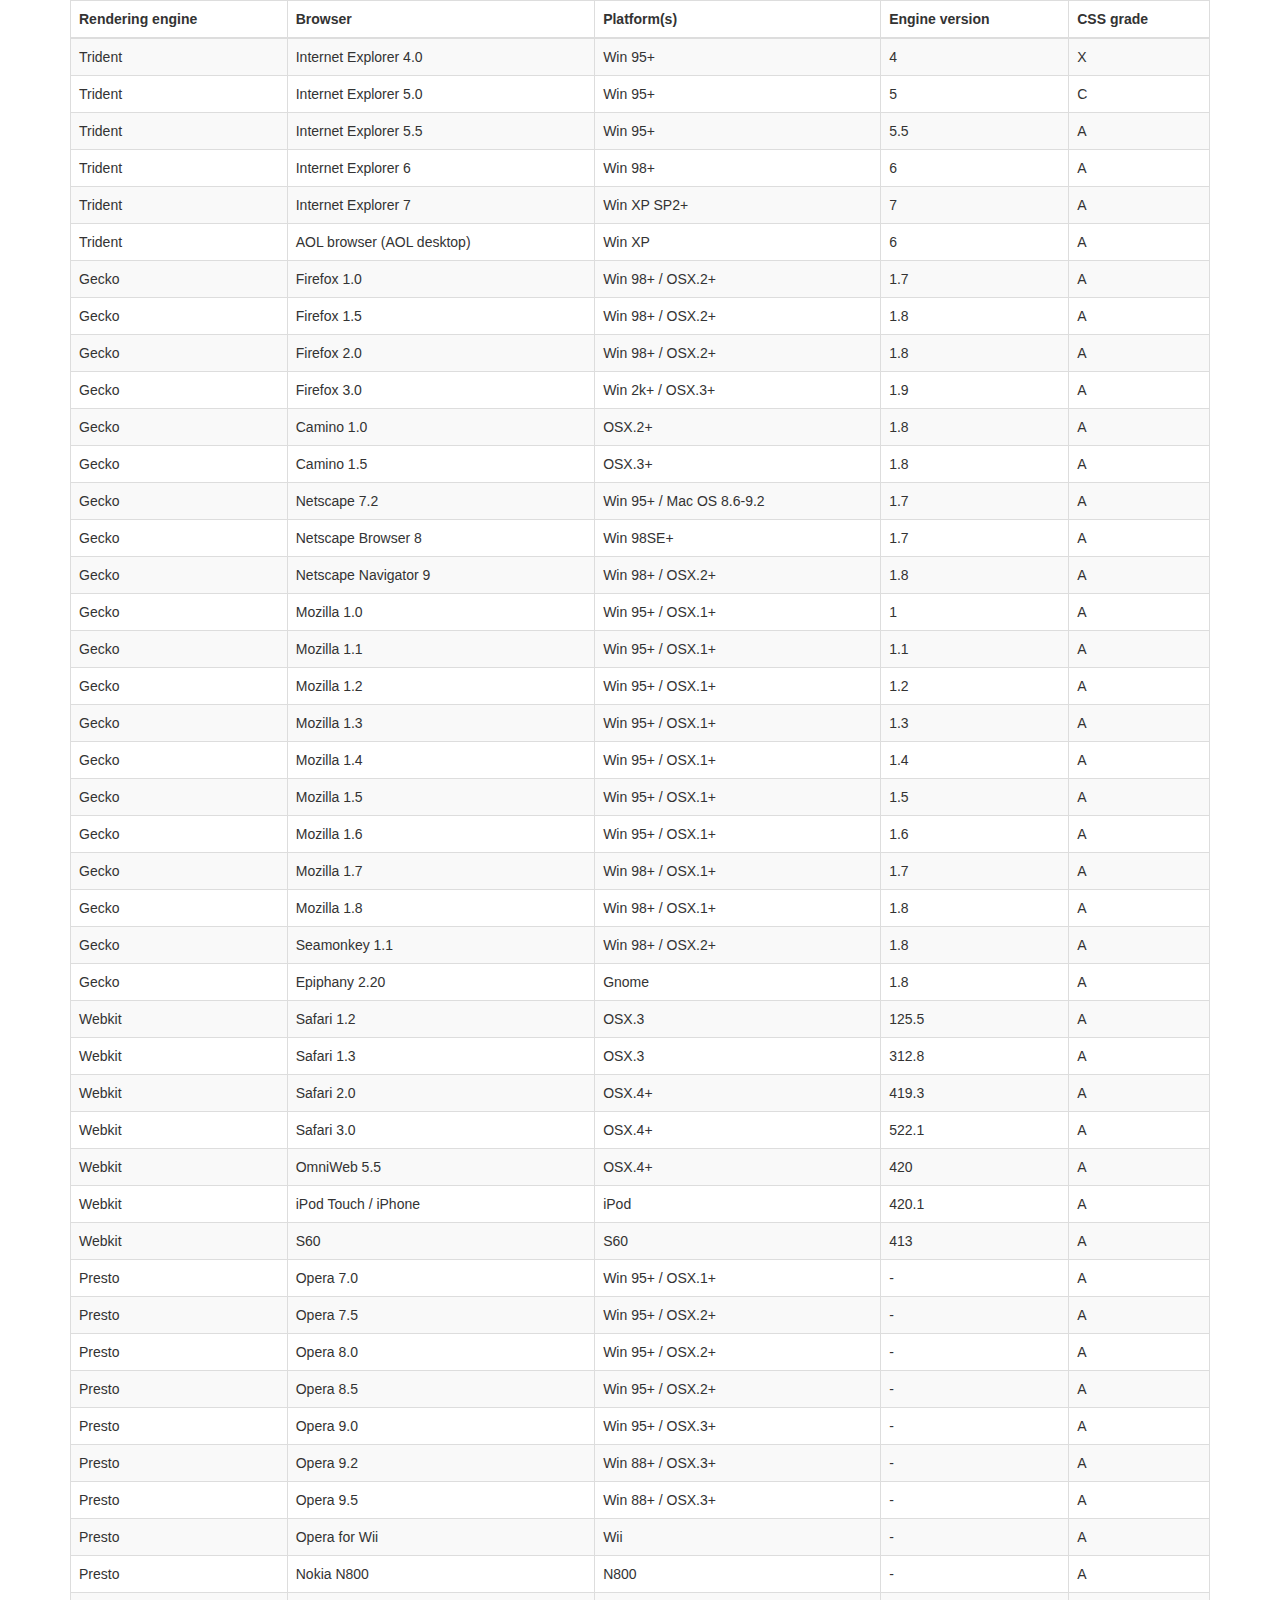
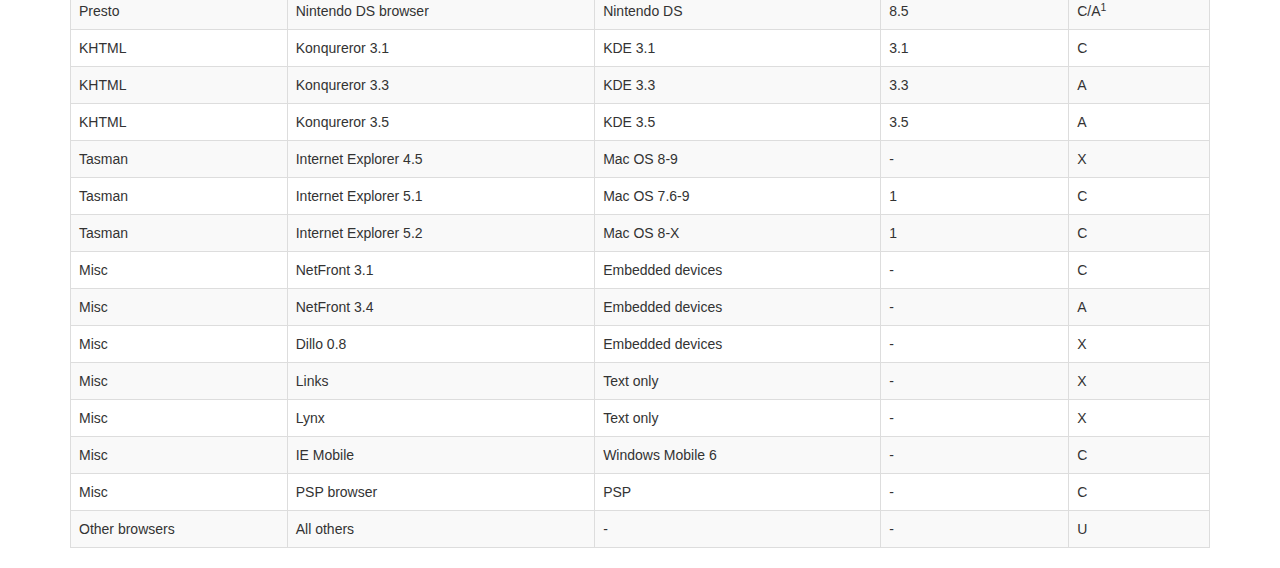
<file: KB2022/wwwroot/sbAdmin2/vendor/datatables-plugins/index.html>
<!DOCTYPE HTML PUBLIC "-//W3C//DTD HTML 4.01//EN" "http://www.w3.org/TR/html4/strict.dtd">
<html>
	<head>
		<meta http-equiv="content-type" content="text/html; charset=utf-8" />
		
		<title>DataTables Bootstrap 3 example</title>

		<link rel="stylesheet" type="text/css" href="//maxcdn.bootstrapcdn.com/bootstrap/3.3.0/css/bootstrap.min.css">
		<link rel="stylesheet" type="text/css" href="dataTables.bootstrap.css">

		<script type="text/javascript" language="javascript" src="//code.jquery.com/jquery-1.11.1.min.js"></script>
		<script type="text/javascript" language="javascript" src="//cdn.datatables.net/1.10.3/js/jquery.dataTables.min.js"></script>
		<script type="text/javascript" language="javascript" src="dataTables.bootstrap.js"></script>
		<script type="text/javascript" charset="utf-8">
			$(document).ready(function() {
				$('#example').dataTable();
			} );
		</script>
	</head>
	<body>
		<div class="container">
			
<table cellpadding="0" cellspacing="0" border="0" class="table table-striped table-bordered" id="example">
	<thead>
		<tr>
			<th>Rendering engine</th>
			<th>Browser</th>
			<th>Platform(s)</th>
			<th>Engine version</th>
			<th>CSS grade</th>
		</tr>
	</thead>
	<tbody>
		<tr class="odd gradeX">
			<td>Trident</td>
			<td>Internet
				 Explorer 4.0</td>
			<td>Win 95+</td>
			<td class="center"> 4</td>
			<td class="center">X</td>
		</tr>
		<tr class="even gradeC">
			<td>Trident</td>
			<td>Internet
				 Explorer 5.0</td>
			<td>Win 95+</td>
			<td class="center">5</td>
			<td class="center">C</td>
		</tr>
		<tr class="odd gradeA">
			<td>Trident</td>
			<td>Internet
				 Explorer 5.5</td>
			<td>Win 95+</td>
			<td class="center">5.5</td>
			<td class="center">A</td>
		</tr>
		<tr class="even gradeA">
			<td>Trident</td>
			<td>Internet
				 Explorer 6</td>
			<td>Win 98+</td>
			<td class="center">6</td>
			<td class="center">A</td>
		</tr>
		<tr class="odd gradeA">
			<td>Trident</td>
			<td>Internet Explorer 7</td>
			<td>Win XP SP2+</td>
			<td class="center">7</td>
			<td class="center">A</td>
		</tr>
		<tr class="even gradeA">
			<td>Trident</td>
			<td>AOL browser (AOL desktop)</td>
			<td>Win XP</td>
			<td class="center">6</td>
			<td class="center">A</td>
		</tr>
		<tr class="gradeA">
			<td>Gecko</td>
			<td>Firefox 1.0</td>
			<td>Win 98+ / OSX.2+</td>
			<td class="center">1.7</td>
			<td class="center">A</td>
		</tr>
		<tr class="gradeA">
			<td>Gecko</td>
			<td>Firefox 1.5</td>
			<td>Win 98+ / OSX.2+</td>
			<td class="center">1.8</td>
			<td class="center">A</td>
		</tr>
		<tr class="gradeA">
			<td>Gecko</td>
			<td>Firefox 2.0</td>
			<td>Win 98+ / OSX.2+</td>
			<td class="center">1.8</td>
			<td class="center">A</td>
		</tr>
		<tr class="gradeA">
			<td>Gecko</td>
			<td>Firefox 3.0</td>
			<td>Win 2k+ / OSX.3+</td>
			<td class="center">1.9</td>
			<td class="center">A</td>
		</tr>
		<tr class="gradeA">
			<td>Gecko</td>
			<td>Camino 1.0</td>
			<td>OSX.2+</td>
			<td class="center">1.8</td>
			<td class="center">A</td>
		</tr>
		<tr class="gradeA">
			<td>Gecko</td>
			<td>Camino 1.5</td>
			<td>OSX.3+</td>
			<td class="center">1.8</td>
			<td class="center">A</td>
		</tr>
		<tr class="gradeA">
			<td>Gecko</td>
			<td>Netscape 7.2</td>
			<td>Win 95+ / Mac OS 8.6-9.2</td>
			<td class="center">1.7</td>
			<td class="center">A</td>
		</tr>
		<tr class="gradeA">
			<td>Gecko</td>
			<td>Netscape Browser 8</td>
			<td>Win 98SE+</td>
			<td class="center">1.7</td>
			<td class="center">A</td>
		</tr>
		<tr class="gradeA">
			<td>Gecko</td>
			<td>Netscape Navigator 9</td>
			<td>Win 98+ / OSX.2+</td>
			<td class="center">1.8</td>
			<td class="center">A</td>
		</tr>
		<tr class="gradeA">
			<td>Gecko</td>
			<td>Mozilla 1.0</td>
			<td>Win 95+ / OSX.1+</td>
			<td class="center">1</td>
			<td class="center">A</td>
		</tr>
		<tr class="gradeA">
			<td>Gecko</td>
			<td>Mozilla 1.1</td>
			<td>Win 95+ / OSX.1+</td>
			<td class="center">1.1</td>
			<td class="center">A</td>
		</tr>
		<tr class="gradeA">
			<td>Gecko</td>
			<td>Mozilla 1.2</td>
			<td>Win 95+ / OSX.1+</td>
			<td class="center">1.2</td>
			<td class="center">A</td>
		</tr>
		<tr class="gradeA">
			<td>Gecko</td>
			<td>Mozilla 1.3</td>
			<td>Win 95+ / OSX.1+</td>
			<td class="center">1.3</td>
			<td class="center">A</td>
		</tr>
		<tr class="gradeA">
			<td>Gecko</td>
			<td>Mozilla 1.4</td>
			<td>Win 95+ / OSX.1+</td>
			<td class="center">1.4</td>
			<td class="center">A</td>
		</tr>
		<tr class="gradeA">
			<td>Gecko</td>
			<td>Mozilla 1.5</td>
			<td>Win 95+ / OSX.1+</td>
			<td class="center">1.5</td>
			<td class="center">A</td>
		</tr>
		<tr class="gradeA">
			<td>Gecko</td>
			<td>Mozilla 1.6</td>
			<td>Win 95+ / OSX.1+</td>
			<td class="center">1.6</td>
			<td class="center">A</td>
		</tr>
		<tr class="gradeA">
			<td>Gecko</td>
			<td>Mozilla 1.7</td>
			<td>Win 98+ / OSX.1+</td>
			<td class="center">1.7</td>
			<td class="center">A</td>
		</tr>
		<tr class="gradeA">
			<td>Gecko</td>
			<td>Mozilla 1.8</td>
			<td>Win 98+ / OSX.1+</td>
			<td class="center">1.8</td>
			<td class="center">A</td>
		</tr>
		<tr class="gradeA">
			<td>Gecko</td>
			<td>Seamonkey 1.1</td>
			<td>Win 98+ / OSX.2+</td>
			<td class="center">1.8</td>
			<td class="center">A</td>
		</tr>
		<tr class="gradeA">
			<td>Gecko</td>
			<td>Epiphany 2.20</td>
			<td>Gnome</td>
			<td class="center">1.8</td>
			<td class="center">A</td>
		</tr>
		<tr class="gradeA">
			<td>Webkit</td>
			<td>Safari 1.2</td>
			<td>OSX.3</td>
			<td class="center">125.5</td>
			<td class="center">A</td>
		</tr>
		<tr class="gradeA">
			<td>Webkit</td>
			<td>Safari 1.3</td>
			<td>OSX.3</td>
			<td class="center">312.8</td>
			<td class="center">A</td>
		</tr>
		<tr class="gradeA">
			<td>Webkit</td>
			<td>Safari 2.0</td>
			<td>OSX.4+</td>
			<td class="center">419.3</td>
			<td class="center">A</td>
		</tr>
		<tr class="gradeA">
			<td>Webkit</td>
			<td>Safari 3.0</td>
			<td>OSX.4+</td>
			<td class="center">522.1</td>
			<td class="center">A</td>
		</tr>
		<tr class="gradeA">
			<td>Webkit</td>
			<td>OmniWeb 5.5</td>
			<td>OSX.4+</td>
			<td class="center">420</td>
			<td class="center">A</td>
		</tr>
		<tr class="gradeA">
			<td>Webkit</td>
			<td>iPod Touch / iPhone</td>
			<td>iPod</td>
			<td class="center">420.1</td>
			<td class="center">A</td>
		</tr>
		<tr class="gradeA">
			<td>Webkit</td>
			<td>S60</td>
			<td>S60</td>
			<td class="center">413</td>
			<td class="center">A</td>
		</tr>
		<tr class="gradeA">
			<td>Presto</td>
			<td>Opera 7.0</td>
			<td>Win 95+ / OSX.1+</td>
			<td class="center">-</td>
			<td class="center">A</td>
		</tr>
		<tr class="gradeA">
			<td>Presto</td>
			<td>Opera 7.5</td>
			<td>Win 95+ / OSX.2+</td>
			<td class="center">-</td>
			<td class="center">A</td>
		</tr>
		<tr class="gradeA">
			<td>Presto</td>
			<td>Opera 8.0</td>
			<td>Win 95+ / OSX.2+</td>
			<td class="center">-</td>
			<td class="center">A</td>
		</tr>
		<tr class="gradeA">
			<td>Presto</td>
			<td>Opera 8.5</td>
			<td>Win 95+ / OSX.2+</td>
			<td class="center">-</td>
			<td class="center">A</td>
		</tr>
		<tr class="gradeA">
			<td>Presto</td>
			<td>Opera 9.0</td>
			<td>Win 95+ / OSX.3+</td>
			<td class="center">-</td>
			<td class="center">A</td>
		</tr>
		<tr class="gradeA">
			<td>Presto</td>
			<td>Opera 9.2</td>
			<td>Win 88+ / OSX.3+</td>
			<td class="center">-</td>
			<td class="center">A</td>
		</tr>
		<tr class="gradeA">
			<td>Presto</td>
			<td>Opera 9.5</td>
			<td>Win 88+ / OSX.3+</td>
			<td class="center">-</td>
			<td class="center">A</td>
		</tr>
		<tr class="gradeA">
			<td>Presto</td>
			<td>Opera for Wii</td>
			<td>Wii</td>
			<td class="center">-</td>
			<td class="center">A</td>
		</tr>
		<tr class="gradeA">
			<td>Presto</td>
			<td>Nokia N800</td>
			<td>N800</td>
			<td class="center">-</td>
			<td class="center">A</td>
		</tr>
		<tr class="gradeA">
			<td>Presto</td>
			<td>Nintendo DS browser</td>
			<td>Nintendo DS</td>
			<td class="center">8.5</td>
			<td class="center">C/A<sup>1</sup></td>
		</tr>
		<tr class="gradeC">
			<td>KHTML</td>
			<td>Konqureror 3.1</td>
			<td>KDE 3.1</td>
			<td class="center">3.1</td>
			<td class="center">C</td>
		</tr>
		<tr class="gradeA">
			<td>KHTML</td>
			<td>Konqureror 3.3</td>
			<td>KDE 3.3</td>
			<td class="center">3.3</td>
			<td class="center">A</td>
		</tr>
		<tr class="gradeA">
			<td>KHTML</td>
			<td>Konqureror 3.5</td>
			<td>KDE 3.5</td>
			<td class="center">3.5</td>
			<td class="center">A</td>
		</tr>
		<tr class="gradeX">
			<td>Tasman</td>
			<td>Internet Explorer 4.5</td>
			<td>Mac OS 8-9</td>
			<td class="center">-</td>
			<td class="center">X</td>
		</tr>
		<tr class="gradeC">
			<td>Tasman</td>
			<td>Internet Explorer 5.1</td>
			<td>Mac OS 7.6-9</td>
			<td class="center">1</td>
			<td class="center">C</td>
		</tr>
		<tr class="gradeC">
			<td>Tasman</td>
			<td>Internet Explorer 5.2</td>
			<td>Mac OS 8-X</td>
			<td class="center">1</td>
			<td class="center">C</td>
		</tr>
		<tr class="gradeA">
			<td>Misc</td>
			<td>NetFront 3.1</td>
			<td>Embedded devices</td>
			<td class="center">-</td>
			<td class="center">C</td>
		</tr>
		<tr class="gradeA">
			<td>Misc</td>
			<td>NetFront 3.4</td>
			<td>Embedded devices</td>
			<td class="center">-</td>
			<td class="center">A</td>
		</tr>
		<tr class="gradeX">
			<td>Misc</td>
			<td>Dillo 0.8</td>
			<td>Embedded devices</td>
			<td class="center">-</td>
			<td class="center">X</td>
		</tr>
		<tr class="gradeX">
			<td>Misc</td>
			<td>Links</td>
			<td>Text only</td>
			<td class="center">-</td>
			<td class="center">X</td>
		</tr>
		<tr class="gradeX">
			<td>Misc</td>
			<td>Lynx</td>
			<td>Text only</td>
			<td class="center">-</td>
			<td class="center">X</td>
		</tr>
		<tr class="gradeC">
			<td>Misc</td>
			<td>IE Mobile</td>
			<td>Windows Mobile 6</td>
			<td class="center">-</td>
			<td class="center">C</td>
		</tr>
		<tr class="gradeC">
			<td>Misc</td>
			<td>PSP browser</td>
			<td>PSP</td>
			<td class="center">-</td>
			<td class="center">C</td>
		</tr>
		<tr class="gradeU">
			<td>Other browsers</td>
			<td>All others</td>
			<td>-</td>
			<td class="center">-</td>
			<td class="center">U</td>
		</tr>
	</tbody>
</table>
			
		</div>
	</body>
</html>
</file>
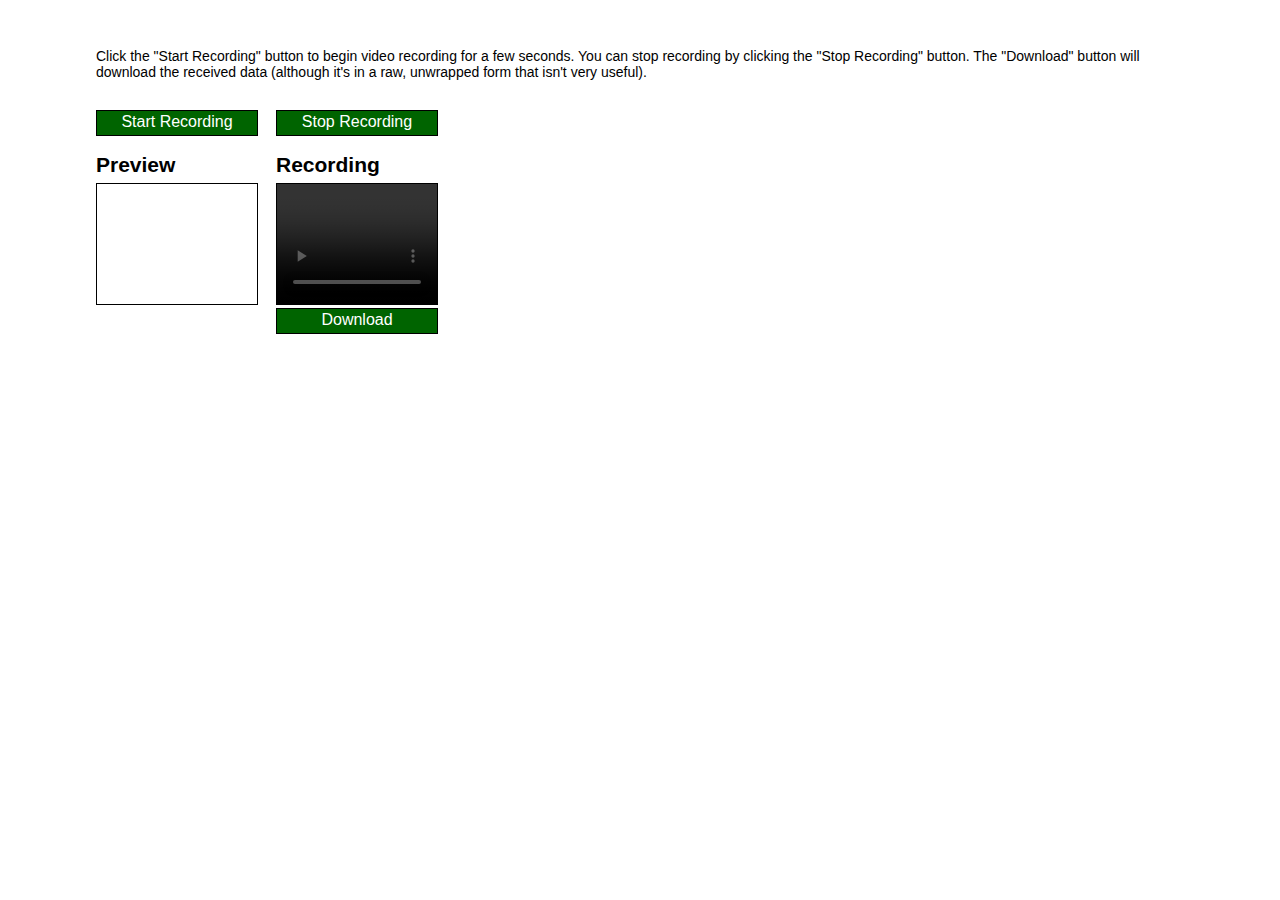
<file: KB2022/MEDIA_RECORDER/MRecorder.HTML>
<!DOCTYPE html>
<html lang="en-us">

    <head>
        <meta charset="utf-8">
        <meta name="viewport" content="width=device-width">
        <title>Web dictophone</title>
        <link href="MRecStyles.css" rel="stylesheet" type="text/css">
    </head>

    <body>
        <div id="wrapper">
            <p>
                Click the "Start Recording" button to begin video recording for a few seconds.
                You can stop recording by clicking the "Stop Recording" button. The "Download"
                button will download the received data (although it's in a raw, unwrapped form
                that isn't very useful).
            </p>
            <br />
            <div class="left">
                <div id="startButton" class="button">Start Recording</div>
                <h2>Preview</h2>
                <video id="preview" width="160" height="120" autoplay muted></video>
            </div>
            <div class="right">
                <div id="stopButton" class="button">Stop Recording</div>
                <h2>Recording</h2>
                <video id="recording" width="160" height="120" controls></video>
                <a id="downloadButton" class="button"> Download </a>
            </div>
            <div class="bottom">
                <pre id="log"></pre>
            </div>

            <script src="MRecApp.js"></script>
        </div>
    </body>

</html>
</file>
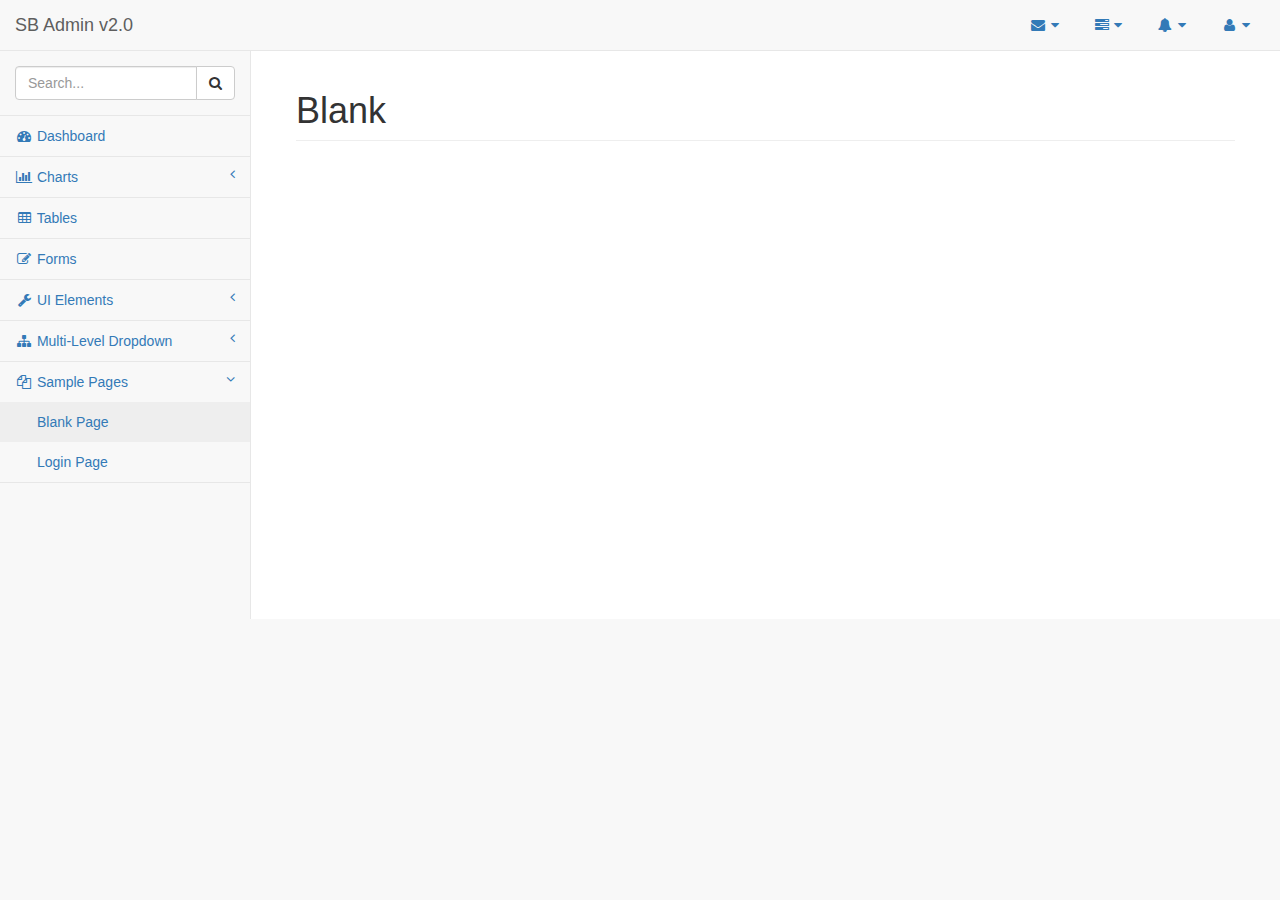
<file: KB2022/wwwroot/sbAdmin2/pages/blank.html>
<!DOCTYPE html>
<html lang="en">

<head>

    <meta charset="utf-8">
    <meta http-equiv="X-UA-Compatible" content="IE=edge">
    <meta name="viewport" content="width=device-width, initial-scale=1">
    <meta name="description" content="">
    <meta name="author" content="">

    <title>SB Admin 2 - Bootstrap Admin Theme</title>

    <!-- Bootstrap Core CSS -->
    <link href="../vendor/bootstrap/css/bootstrap.min.css" rel="stylesheet">

    <!-- MetisMenu CSS -->
    <link href="../vendor/metisMenu/metisMenu.min.css" rel="stylesheet">

    <!-- Custom CSS -->
    <link href="../dist/css/sb-admin-2.css" rel="stylesheet">

    <!-- Custom Fonts -->
    <link href="../vendor/font-awesome/css/font-awesome.min.css" rel="stylesheet" type="text/css">

    <!-- HTML5 Shim and Respond.js IE8 support of HTML5 elements and media queries -->
    <!-- WARNING: Respond.js doesn't work if you view the page via file:// -->
    <!--[if lt IE 9]>
        <script src="https://oss.maxcdn.com/libs/html5shiv/3.7.0/html5shiv.js"></script>
        <script src="https://oss.maxcdn.com/libs/respond.js/1.4.2/respond.min.js"></script>
    <![endif]-->

</head>

<body>

    <div id="wrapper">

        <!-- Navigation -->
        <nav class="navbar navbar-default navbar-static-top" role="navigation" style="margin-bottom: 0">
            <div class="navbar-header">
                <button type="button" class="navbar-toggle" data-toggle="collapse" data-target=".navbar-collapse">
                    <span class="sr-only">Toggle navigation</span>
                    <span class="icon-bar"></span>
                    <span class="icon-bar"></span>
                    <span class="icon-bar"></span>
                </button>
                <a class="navbar-brand" href="index.html">SB Admin v2.0</a>
            </div>
            <!-- /.navbar-header -->

            <ul class="nav navbar-top-links navbar-right">
                <li class="dropdown">
                    <a class="dropdown-toggle" data-toggle="dropdown" href="#">
                        <i class="fa fa-envelope fa-fw"></i> <i class="fa fa-caret-down"></i>
                    </a>
                    <ul class="dropdown-menu dropdown-messages">
                        <li>
                            <a href="#">
                                <div>
                                    <strong>John Smith</strong>
                                    <span class="pull-right text-muted">
                                        <em>Yesterday</em>
                                    </span>
                                </div>
                                <div>Lorem ipsum dolor sit amet, consectetur adipiscing elit. Pellentesque eleifend...</div>
                            </a>
                        </li>
                        <li class="divider"></li>
                        <li>
                            <a href="#">
                                <div>
                                    <strong>John Smith</strong>
                                    <span class="pull-right text-muted">
                                        <em>Yesterday</em>
                                    </span>
                                </div>
                                <div>Lorem ipsum dolor sit amet, consectetur adipiscing elit. Pellentesque eleifend...</div>
                            </a>
                        </li>
                        <li class="divider"></li>
                        <li>
                            <a href="#">
                                <div>
                                    <strong>John Smith</strong>
                                    <span class="pull-right text-muted">
                                        <em>Yesterday</em>
                                    </span>
                                </div>
                                <div>Lorem ipsum dolor sit amet, consectetur adipiscing elit. Pellentesque eleifend...</div>
                            </a>
                        </li>
                        <li class="divider"></li>
                        <li>
                            <a class="text-center" href="#">
                                <strong>Read All Messages</strong>
                                <i class="fa fa-angle-right"></i>
                            </a>
                        </li>
                    </ul>
                    <!-- /.dropdown-messages -->
                </li>
                <!-- /.dropdown -->
                <li class="dropdown">
                    <a class="dropdown-toggle" data-toggle="dropdown" href="#">
                        <i class="fa fa-tasks fa-fw"></i> <i class="fa fa-caret-down"></i>
                    </a>
                    <ul class="dropdown-menu dropdown-tasks">
                        <li>
                            <a href="#">
                                <div>
                                    <p>
                                        <strong>Task 1</strong>
                                        <span class="pull-right text-muted">40% Complete</span>
                                    </p>
                                    <div class="progress progress-striped active">
                                        <div class="progress-bar progress-bar-success" role="progressbar" aria-valuenow="40" aria-valuemin="0" aria-valuemax="100" style="width: 40%">
                                            <span class="sr-only">40% Complete (success)</span>
                                        </div>
                                    </div>
                                </div>
                            </a>
                        </li>
                        <li class="divider"></li>
                        <li>
                            <a href="#">
                                <div>
                                    <p>
                                        <strong>Task 2</strong>
                                        <span class="pull-right text-muted">20% Complete</span>
                                    </p>
                                    <div class="progress progress-striped active">
                                        <div class="progress-bar progress-bar-info" role="progressbar" aria-valuenow="20" aria-valuemin="0" aria-valuemax="100" style="width: 20%">
                                            <span class="sr-only">20% Complete</span>
                                        </div>
                                    </div>
                                </div>
                            </a>
                        </li>
                        <li class="divider"></li>
                        <li>
                            <a href="#">
                                <div>
                                    <p>
                                        <strong>Task 3</strong>
                                        <span class="pull-right text-muted">60% Complete</span>
                                    </p>
                                    <div class="progress progress-striped active">
                                        <div class="progress-bar progress-bar-warning" role="progressbar" aria-valuenow="60" aria-valuemin="0" aria-valuemax="100" style="width: 60%">
                                            <span class="sr-only">60% Complete (warning)</span>
                                        </div>
                                    </div>
                                </div>
                            </a>
                        </li>
                        <li class="divider"></li>
                        <li>
                            <a href="#">
                                <div>
                                    <p>
                                        <strong>Task 4</strong>
                                        <span class="pull-right text-muted">80% Complete</span>
                                    </p>
                                    <div class="progress progress-striped active">
                                        <div class="progress-bar progress-bar-danger" role="progressbar" aria-valuenow="80" aria-valuemin="0" aria-valuemax="100" style="width: 80%">
                                            <span class="sr-only">80% Complete (danger)</span>
                                        </div>
                                    </div>
                                </div>
                            </a>
                        </li>
                        <li class="divider"></li>
                        <li>
                            <a class="text-center" href="#">
                                <strong>See All Tasks</strong>
                                <i class="fa fa-angle-right"></i>
                            </a>
                        </li>
                    </ul>
                    <!-- /.dropdown-tasks -->
                </li>
                <!-- /.dropdown -->
                <li class="dropdown">
                    <a class="dropdown-toggle" data-toggle="dropdown" href="#">
                        <i class="fa fa-bell fa-fw"></i> <i class="fa fa-caret-down"></i>
                    </a>
                    <ul class="dropdown-menu dropdown-alerts">
                        <li>
                            <a href="#">
                                <div>
                                    <i class="fa fa-comment fa-fw"></i> New Comment
                                    <span class="pull-right text-muted small">4 minutes ago</span>
                                </div>
                            </a>
                        </li>
                        <li class="divider"></li>
                        <li>
                            <a href="#">
                                <div>
                                    <i class="fa fa-twitter fa-fw"></i> 3 New Followers
                                    <span class="pull-right text-muted small">12 minutes ago</span>
                                </div>
                            </a>
                        </li>
                        <li class="divider"></li>
                        <li>
                            <a href="#">
                                <div>
                                    <i class="fa fa-envelope fa-fw"></i> Message Sent
                                    <span class="pull-right text-muted small">4 minutes ago</span>
                                </div>
                            </a>
                        </li>
                        <li class="divider"></li>
                        <li>
                            <a href="#">
                                <div>
                                    <i class="fa fa-tasks fa-fw"></i> New Task
                                    <span class="pull-right text-muted small">4 minutes ago</span>
                                </div>
                            </a>
                        </li>
                        <li class="divider"></li>
                        <li>
                            <a href="#">
                                <div>
                                    <i class="fa fa-upload fa-fw"></i> Server Rebooted
                                    <span class="pull-right text-muted small">4 minutes ago</span>
                                </div>
                            </a>
                        </li>
                        <li class="divider"></li>
                        <li>
                            <a class="text-center" href="#">
                                <strong>See All Alerts</strong>
                                <i class="fa fa-angle-right"></i>
                            </a>
                        </li>
                    </ul>
                    <!-- /.dropdown-alerts -->
                </li>
                <!-- /.dropdown -->
                <li class="dropdown">
                    <a class="dropdown-toggle" data-toggle="dropdown" href="#">
                        <i class="fa fa-user fa-fw"></i> <i class="fa fa-caret-down"></i>
                    </a>
                    <ul class="dropdown-menu dropdown-user">
                        <li><a href="#"><i class="fa fa-user fa-fw"></i> User Profile</a>
                        </li>
                        <li><a href="#"><i class="fa fa-gear fa-fw"></i> Settings</a>
                        </li>
                        <li class="divider"></li>
                        <li><a href="login.html"><i class="fa fa-sign-out fa-fw"></i> Logout</a>
                        </li>
                    </ul>
                    <!-- /.dropdown-user -->
                </li>
                <!-- /.dropdown -->
            </ul>
            <!-- /.navbar-top-links -->

            <div class="navbar-default sidebar" role="navigation">
                <div class="sidebar-nav navbar-collapse">
                    <ul class="nav" id="side-menu">
                        <li class="sidebar-search">
                            <div class="input-group custom-search-form">
                                <input type="text" class="form-control" placeholder="Search...">
                                <span class="input-group-btn">
                                    <button class="btn btn-default" type="button">
                                        <i class="fa fa-search"></i>
                                    </button>
                                </span>
                            </div>
                            <!-- /input-group -->
                        </li>
                        <li>
                            <a href="index.html"><i class="fa fa-dashboard fa-fw"></i> Dashboard</a>
                        </li>
                        <li>
                            <a href="#"><i class="fa fa-bar-chart-o fa-fw"></i> Charts<span class="fa arrow"></span></a>
                            <ul class="nav nav-second-level">
                                <li>
                                    <a href="flot.html">Flot Charts</a>
                                </li>
                                <li>
                                    <a href="morris.html">Morris.js Charts</a>
                                </li>
                            </ul>
                            <!-- /.nav-second-level -->
                        </li>
                        <li>
                            <a href="tables.html"><i class="fa fa-table fa-fw"></i> Tables</a>
                        </li>
                        <li>
                            <a href="forms.html"><i class="fa fa-edit fa-fw"></i> Forms</a>
                        </li>
                        <li>
                            <a href="#"><i class="fa fa-wrench fa-fw"></i> UI Elements<span class="fa arrow"></span></a>
                            <ul class="nav nav-second-level">
                                <li>
                                    <a href="panels-wells.html">Panels and Wells</a>
                                </li>
                                <li>
                                    <a href="buttons.html">Buttons</a>
                                </li>
                                <li>
                                    <a href="notifications.html">Notifications</a>
                                </li>
                                <li>
                                    <a href="typography.html">Typography</a>
                                </li>
                                <li>
                                    <a href="icons.html"> Icons</a>
                                </li>
                                <li>
                                    <a href="grid.html">Grid</a>
                                </li>
                            </ul>
                            <!-- /.nav-second-level -->
                        </li>
                        <li>
                            <a href="#"><i class="fa fa-sitemap fa-fw"></i> Multi-Level Dropdown<span class="fa arrow"></span></a>
                            <ul class="nav nav-second-level">
                                <li>
                                    <a href="#">Second Level Item</a>
                                </li>
                                <li>
                                    <a href="#">Second Level Item</a>
                                </li>
                                <li>
                                    <a href="#">Third Level <span class="fa arrow"></span></a>
                                    <ul class="nav nav-third-level">
                                        <li>
                                            <a href="#">Third Level Item</a>
                                        </li>
                                        <li>
                                            <a href="#">Third Level Item</a>
                                        </li>
                                        <li>
                                            <a href="#">Third Level Item</a>
                                        </li>
                                        <li>
                                            <a href="#">Third Level Item</a>
                                        </li>
                                    </ul>
                                    <!-- /.nav-third-level -->
                                </li>
                            </ul>
                            <!-- /.nav-second-level -->
                        </li>
                        <li class="active">
                            <a href="#"><i class="fa fa-files-o fa-fw"></i> Sample Pages<span class="fa arrow"></span></a>
                            <ul class="nav nav-second-level">
                                <li>
                                    <a class="active" href="blank.html">Blank Page</a>
                                </li>
                                <li>
                                    <a href="login.html">Login Page</a>
                                </li>
                            </ul>
                            <!-- /.nav-second-level -->
                        </li>
                    </ul>
                </div>
                <!-- /.sidebar-collapse -->
            </div>
            <!-- /.navbar-static-side -->
        </nav>

        <!-- Page Content -->
        <div id="page-wrapper">
            <div class="container-fluid">
                <div class="row">
                    <div class="col-lg-12">
                        <h1 class="page-header">Blank</h1>
                    </div>
                    <!-- /.col-lg-12 -->
                </div>
                <!-- /.row -->
            </div>
            <!-- /.container-fluid -->
        </div>
        <!-- /#page-wrapper -->

    </div>
    <!-- /#wrapper -->

    <!-- jQuery -->
    <script src="../vendor/jquery/jquery.min.js"></script>

    <!-- Bootstrap Core JavaScript -->
    <script src="../vendor/bootstrap/js/bootstrap.min.js"></script>

    <!-- Metis Menu Plugin JavaScript -->
    <script src="../vendor/metisMenu/metisMenu.min.js"></script>

    <!-- Custom Theme JavaScript -->
    <script src="../dist/js/sb-admin-2.js"></script>

</body>

</html>
</file>
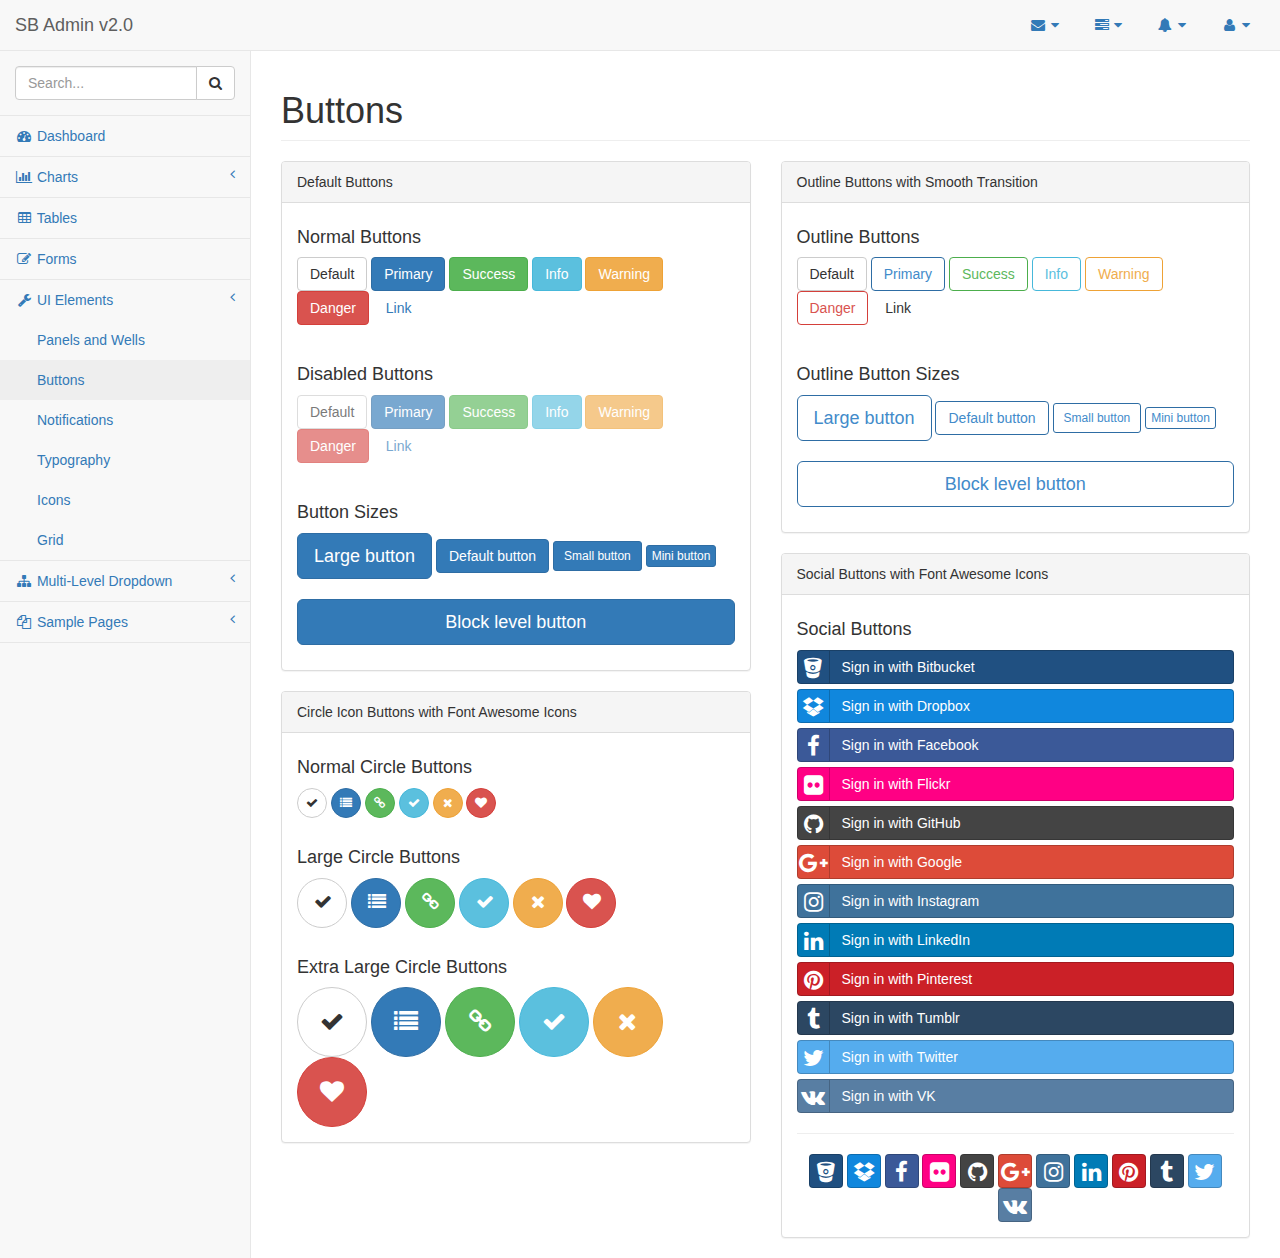
<file: KB2022/wwwroot/sbAdmin2/pages/buttons.html>
<!DOCTYPE html>
<html lang="en">

<head>

    <meta charset="utf-8">
    <meta http-equiv="X-UA-Compatible" content="IE=edge">
    <meta name="viewport" content="width=device-width, initial-scale=1">
    <meta name="description" content="">
    <meta name="author" content="">

    <title>SB Admin 2 - Bootstrap Admin Theme</title>

    <!-- Bootstrap Core CSS -->
    <link href="../vendor/bootstrap/css/bootstrap.min.css" rel="stylesheet">

    <!-- MetisMenu CSS -->
    <link href="../vendor/metisMenu/metisMenu.min.css" rel="stylesheet">

    <!-- Social Buttons CSS -->
    <link href="../vendor/bootstrap-social/bootstrap-social.css" rel="stylesheet">

    <!-- Custom CSS -->
    <link href="../dist/css/sb-admin-2.css" rel="stylesheet">

    <!-- Custom Fonts -->
    <link href="../vendor/font-awesome/css/font-awesome.min.css" rel="stylesheet" type="text/css">

    <!-- HTML5 Shim and Respond.js IE8 support of HTML5 elements and media queries -->
    <!-- WARNING: Respond.js doesn't work if you view the page via file:// -->
    <!--[if lt IE 9]>
        <script src="https://oss.maxcdn.com/libs/html5shiv/3.7.0/html5shiv.js"></script>
        <script src="https://oss.maxcdn.com/libs/respond.js/1.4.2/respond.min.js"></script>
    <![endif]-->

</head>

<body>

    <div id="wrapper">

        <!-- Navigation -->
        <nav class="navbar navbar-default navbar-static-top" role="navigation" style="margin-bottom: 0">
            <div class="navbar-header">
                <button type="button" class="navbar-toggle" data-toggle="collapse" data-target=".navbar-collapse">
                    <span class="sr-only">Toggle navigation</span>
                    <span class="icon-bar"></span>
                    <span class="icon-bar"></span>
                    <span class="icon-bar"></span>
                </button>
                <a class="navbar-brand" href="index.html">SB Admin v2.0</a>
            </div>
            <!-- /.navbar-header -->

            <ul class="nav navbar-top-links navbar-right">
                <li class="dropdown">
                    <a class="dropdown-toggle" data-toggle="dropdown" href="#">
                        <i class="fa fa-envelope fa-fw"></i> <i class="fa fa-caret-down"></i>
                    </a>
                    <ul class="dropdown-menu dropdown-messages">
                        <li>
                            <a href="#">
                                <div>
                                    <strong>John Smith</strong>
                                    <span class="pull-right text-muted">
                                        <em>Yesterday</em>
                                    </span>
                                </div>
                                <div>Lorem ipsum dolor sit amet, consectetur adipiscing elit. Pellentesque eleifend...</div>
                            </a>
                        </li>
                        <li class="divider"></li>
                        <li>
                            <a href="#">
                                <div>
                                    <strong>John Smith</strong>
                                    <span class="pull-right text-muted">
                                        <em>Yesterday</em>
                                    </span>
                                </div>
                                <div>Lorem ipsum dolor sit amet, consectetur adipiscing elit. Pellentesque eleifend...</div>
                            </a>
                        </li>
                        <li class="divider"></li>
                        <li>
                            <a href="#">
                                <div>
                                    <strong>John Smith</strong>
                                    <span class="pull-right text-muted">
                                        <em>Yesterday</em>
                                    </span>
                                </div>
                                <div>Lorem ipsum dolor sit amet, consectetur adipiscing elit. Pellentesque eleifend...</div>
                            </a>
                        </li>
                        <li class="divider"></li>
                        <li>
                            <a class="text-center" href="#">
                                <strong>Read All Messages</strong>
                                <i class="fa fa-angle-right"></i>
                            </a>
                        </li>
                    </ul>
                    <!-- /.dropdown-messages -->
                </li>
                <!-- /.dropdown -->
                <li class="dropdown">
                    <a class="dropdown-toggle" data-toggle="dropdown" href="#">
                        <i class="fa fa-tasks fa-fw"></i> <i class="fa fa-caret-down"></i>
                    </a>
                    <ul class="dropdown-menu dropdown-tasks">
                        <li>
                            <a href="#">
                                <div>
                                    <p>
                                        <strong>Task 1</strong>
                                        <span class="pull-right text-muted">40% Complete</span>
                                    </p>
                                    <div class="progress progress-striped active">
                                        <div class="progress-bar progress-bar-success" role="progressbar" aria-valuenow="40" aria-valuemin="0" aria-valuemax="100" style="width: 40%">
                                            <span class="sr-only">40% Complete (success)</span>
                                        </div>
                                    </div>
                                </div>
                            </a>
                        </li>
                        <li class="divider"></li>
                        <li>
                            <a href="#">
                                <div>
                                    <p>
                                        <strong>Task 2</strong>
                                        <span class="pull-right text-muted">20% Complete</span>
                                    </p>
                                    <div class="progress progress-striped active">
                                        <div class="progress-bar progress-bar-info" role="progressbar" aria-valuenow="20" aria-valuemin="0" aria-valuemax="100" style="width: 20%">
                                            <span class="sr-only">20% Complete</span>
                                        </div>
                                    </div>
                                </div>
                            </a>
                        </li>
                        <li class="divider"></li>
                        <li>
                            <a href="#">
                                <div>
                                    <p>
                                        <strong>Task 3</strong>
                                        <span class="pull-right text-muted">60% Complete</span>
                                    </p>
                                    <div class="progress progress-striped active">
                                        <div class="progress-bar progress-bar-warning" role="progressbar" aria-valuenow="60" aria-valuemin="0" aria-valuemax="100" style="width: 60%">
                                            <span class="sr-only">60% Complete (warning)</span>
                                        </div>
                                    </div>
                                </div>
                            </a>
                        </li>
                        <li class="divider"></li>
                        <li>
                            <a href="#">
                                <div>
                                    <p>
                                        <strong>Task 4</strong>
                                        <span class="pull-right text-muted">80% Complete</span>
                                    </p>
                                    <div class="progress progress-striped active">
                                        <div class="progress-bar progress-bar-danger" role="progressbar" aria-valuenow="80" aria-valuemin="0" aria-valuemax="100" style="width: 80%">
                                            <span class="sr-only">80% Complete (danger)</span>
                                        </div>
                                    </div>
                                </div>
                            </a>
                        </li>
                        <li class="divider"></li>
                        <li>
                            <a class="text-center" href="#">
                                <strong>See All Tasks</strong>
                                <i class="fa fa-angle-right"></i>
                            </a>
                        </li>
                    </ul>
                    <!-- /.dropdown-tasks -->
                </li>
                <!-- /.dropdown -->
                <li class="dropdown">
                    <a class="dropdown-toggle" data-toggle="dropdown" href="#">
                        <i class="fa fa-bell fa-fw"></i> <i class="fa fa-caret-down"></i>
                    </a>
                    <ul class="dropdown-menu dropdown-alerts">
                        <li>
                            <a href="#">
                                <div>
                                    <i class="fa fa-comment fa-fw"></i> New Comment
                                    <span class="pull-right text-muted small">4 minutes ago</span>
                                </div>
                            </a>
                        </li>
                        <li class="divider"></li>
                        <li>
                            <a href="#">
                                <div>
                                    <i class="fa fa-twitter fa-fw"></i> 3 New Followers
                                    <span class="pull-right text-muted small">12 minutes ago</span>
                                </div>
                            </a>
                        </li>
                        <li class="divider"></li>
                        <li>
                            <a href="#">
                                <div>
                                    <i class="fa fa-envelope fa-fw"></i> Message Sent
                                    <span class="pull-right text-muted small">4 minutes ago</span>
                                </div>
                            </a>
                        </li>
                        <li class="divider"></li>
                        <li>
                            <a href="#">
                                <div>
                                    <i class="fa fa-tasks fa-fw"></i> New Task
                                    <span class="pull-right text-muted small">4 minutes ago</span>
                                </div>
                            </a>
                        </li>
                        <li class="divider"></li>
                        <li>
                            <a href="#">
                                <div>
                                    <i class="fa fa-upload fa-fw"></i> Server Rebooted
                                    <span class="pull-right text-muted small">4 minutes ago</span>
                                </div>
                            </a>
                        </li>
                        <li class="divider"></li>
                        <li>
                            <a class="text-center" href="#">
                                <strong>See All Alerts</strong>
                                <i class="fa fa-angle-right"></i>
                            </a>
                        </li>
                    </ul>
                    <!-- /.dropdown-alerts -->
                </li>
                <!-- /.dropdown -->
                <li class="dropdown">
                    <a class="dropdown-toggle" data-toggle="dropdown" href="#">
                        <i class="fa fa-user fa-fw"></i> <i class="fa fa-caret-down"></i>
                    </a>
                    <ul class="dropdown-menu dropdown-user">
                        <li><a href="#"><i class="fa fa-user fa-fw"></i> User Profile</a>
                        </li>
                        <li><a href="#"><i class="fa fa-gear fa-fw"></i> Settings</a>
                        </li>
                        <li class="divider"></li>
                        <li><a href="login.html"><i class="fa fa-sign-out fa-fw"></i> Logout</a>
                        </li>
                    </ul>
                    <!-- /.dropdown-user -->
                </li>
                <!-- /.dropdown -->
            </ul>
            <!-- /.navbar-top-links -->

            <div class="navbar-default sidebar" role="navigation">
                <div class="sidebar-nav navbar-collapse">
                    <ul class="nav" id="side-menu">
                        <li class="sidebar-search">
                            <div class="input-group custom-search-form">
                                <input type="text" class="form-control" placeholder="Search...">
                                <span class="input-group-btn">
                                <button class="btn btn-default" type="button">
                                    <i class="fa fa-search"></i>
                                </button>
                            </span>
                            </div>
                            <!-- /input-group -->
                        </li>
                        <li>
                            <a href="index.html"><i class="fa fa-dashboard fa-fw"></i> Dashboard</a>
                        </li>
                        <li>
                            <a href="#"><i class="fa fa-bar-chart-o fa-fw"></i> Charts<span class="fa arrow"></span></a>
                            <ul class="nav nav-second-level">
                                <li>
                                    <a href="flot.html">Flot Charts</a>
                                </li>
                                <li>
                                    <a href="morris.html">Morris.js Charts</a>
                                </li>
                            </ul>
                            <!-- /.nav-second-level -->
                        </li>
                        <li>
                            <a href="tables.html"><i class="fa fa-table fa-fw"></i> Tables</a>
                        </li>
                        <li>
                            <a href="forms.html"><i class="fa fa-edit fa-fw"></i> Forms</a>
                        </li>
                        <li>
                            <a href="#"><i class="fa fa-wrench fa-fw"></i> UI Elements<span class="fa arrow"></span></a>
                            <ul class="nav nav-second-level">
                                <li>
                                    <a href="panels-wells.html">Panels and Wells</a>
                                </li>
                                <li>
                                    <a href="buttons.html">Buttons</a>
                                </li>
                                <li>
                                    <a href="notifications.html">Notifications</a>
                                </li>
                                <li>
                                    <a href="typography.html">Typography</a>
                                </li>
                                <li>
                                    <a href="icons.html"> Icons</a>
                                </li>
                                <li>
                                    <a href="grid.html">Grid</a>
                                </li>
                            </ul>
                            <!-- /.nav-second-level -->
                        </li>
                        <li>
                            <a href="#"><i class="fa fa-sitemap fa-fw"></i> Multi-Level Dropdown<span class="fa arrow"></span></a>
                            <ul class="nav nav-second-level">
                                <li>
                                    <a href="#">Second Level Item</a>
                                </li>
                                <li>
                                    <a href="#">Second Level Item</a>
                                </li>
                                <li>
                                    <a href="#">Third Level <span class="fa arrow"></span></a>
                                    <ul class="nav nav-third-level">
                                        <li>
                                            <a href="#">Third Level Item</a>
                                        </li>
                                        <li>
                                            <a href="#">Third Level Item</a>
                                        </li>
                                        <li>
                                            <a href="#">Third Level Item</a>
                                        </li>
                                        <li>
                                            <a href="#">Third Level Item</a>
                                        </li>
                                    </ul>
                                    <!-- /.nav-third-level -->
                                </li>
                            </ul>
                            <!-- /.nav-second-level -->
                        </li>
                        <li>
                            <a href="#"><i class="fa fa-files-o fa-fw"></i> Sample Pages<span class="fa arrow"></span></a>
                            <ul class="nav nav-second-level">
                                <li>
                                    <a href="blank.html">Blank Page</a>
                                </li>
                                <li>
                                    <a href="login.html">Login Page</a>
                                </li>
                            </ul>
                            <!-- /.nav-second-level -->
                        </li>
                    </ul>
                </div>
                <!-- /.sidebar-collapse -->
            </div>
            <!-- /.navbar-static-side -->
        </nav>

        <!-- Page Content -->
        <div id="page-wrapper">
            <div class="row">
                <div class="col-lg-12">
                    <h1 class="page-header">Buttons</h1>
                </div>
                <!-- /.col-lg-12 -->
            </div>
            <!-- /.row -->
            <div class="row">
                <div class="col-lg-6">
                    <div class="panel panel-default">
                        <div class="panel-heading">
                            Default Buttons
                        </div>
                        <!-- /.panel-heading -->
                        <div class="panel-body">
                            <h4>Normal Buttons</h4>
                            <p>
                                <button type="button" class="btn btn-default">Default</button>
                                <button type="button" class="btn btn-primary">Primary</button>
                                <button type="button" class="btn btn-success">Success</button>
                                <button type="button" class="btn btn-info">Info</button>
                                <button type="button" class="btn btn-warning">Warning</button>
                                <button type="button" class="btn btn-danger">Danger</button>
                                <button type="button" class="btn btn-link">Link</button>
                            </p>
                            <br>
                            <h4>Disabled Buttons</h4>
                            <p>
                                <button type="button" class="btn btn-default disabled">Default</button>
                                <button type="button" class="btn btn-primary disabled">Primary</button>
                                <button type="button" class="btn btn-success disabled">Success</button>
                                <button type="button" class="btn btn-info disabled">Info</button>
                                <button type="button" class="btn btn-warning disabled">Warning</button>
                                <button type="button" class="btn btn-danger disabled">Danger</button>
                                <button type="button" class="btn btn-link disabled">Link</button>
                            </p>
                            <br>
                            <h4>Button Sizes</h4>
                            <p>
                                <button type="button" class="btn btn-primary btn-lg">Large button</button>
                                <button type="button" class="btn btn-primary">Default button</button>
                                <button type="button" class="btn btn-primary btn-sm">Small button</button>
                                <button type="button" class="btn btn-primary btn-xs">Mini button</button>
                                <br>
                                <br>
                                <button type="button" class="btn btn-primary btn-lg btn-block">Block level button</button>
                            </p>
                        </div>
                        <!-- /.panel-body -->
                    </div>
                    <!-- /.panel -->
                    <div class="panel panel-default">
                        <div class="panel-heading">
                            Circle Icon Buttons with Font Awesome Icons
                        </div>
                        <!-- /.panel-heading -->
                        <div class="panel-body">
                            <h4>Normal Circle Buttons</h4>
                            <button type="button" class="btn btn-default btn-circle"><i class="fa fa-check"></i>
                            </button>
                            <button type="button" class="btn btn-primary btn-circle"><i class="fa fa-list"></i>
                            </button>
                            <button type="button" class="btn btn-success btn-circle"><i class="fa fa-link"></i>
                            </button>
                            <button type="button" class="btn btn-info btn-circle"><i class="fa fa-check"></i>
                            </button>
                            <button type="button" class="btn btn-warning btn-circle"><i class="fa fa-times"></i>
                            </button>
                            <button type="button" class="btn btn-danger btn-circle"><i class="fa fa-heart"></i>
                            </button>
                            <br>
                            <br>
                            <h4>Large Circle Buttons</h4>
                            <button type="button" class="btn btn-default btn-circle btn-lg"><i class="fa fa-check"></i>
                            </button>
                            <button type="button" class="btn btn-primary btn-circle btn-lg"><i class="fa fa-list"></i>
                            </button>
                            <button type="button" class="btn btn-success btn-circle btn-lg"><i class="fa fa-link"></i>
                            </button>
                            <button type="button" class="btn btn-info btn-circle btn-lg"><i class="fa fa-check"></i>
                            </button>
                            <button type="button" class="btn btn-warning btn-circle btn-lg"><i class="fa fa-times"></i>
                            </button>
                            <button type="button" class="btn btn-danger btn-circle btn-lg"><i class="fa fa-heart"></i>
                            </button>
                            <br>
                            <br>
                            <h4>Extra Large Circle Buttons</h4>
                            <button type="button" class="btn btn-default btn-circle btn-xl"><i class="fa fa-check"></i>
                            </button>
                            <button type="button" class="btn btn-primary btn-circle btn-xl"><i class="fa fa-list"></i>
                            </button>
                            <button type="button" class="btn btn-success btn-circle btn-xl"><i class="fa fa-link"></i>
                            </button>
                            <button type="button" class="btn btn-info btn-circle btn-xl"><i class="fa fa-check"></i>
                            </button>
                            <button type="button" class="btn btn-warning btn-circle btn-xl"><i class="fa fa-times"></i>
                            </button>
                            <button type="button" class="btn btn-danger btn-circle btn-xl"><i class="fa fa-heart"></i>
                            </button>
                        </div>
                        <!-- /.panel-body -->
                    </div>
                    <!-- /.panel -->
                </div>
                <!-- /.col-lg-6 -->
                <div class="col-lg-6">
                    <div class="panel panel-default">
                        <div class="panel-heading">
                            Outline Buttons with Smooth Transition
                        </div>
                        <!-- /.panel-heading -->
                        <div class="panel-body">
                            <h4>Outline Buttons</h4>
                            <p>
                                <button type="button" class="btn btn-outline btn-default">Default</button>
                                <button type="button" class="btn btn-outline btn-primary">Primary</button>
                                <button type="button" class="btn btn-outline btn-success">Success</button>
                                <button type="button" class="btn btn-outline btn-info">Info</button>
                                <button type="button" class="btn btn-outline btn-warning">Warning</button>
                                <button type="button" class="btn btn-outline btn-danger">Danger</button>
                                <button type="button" class="btn btn-outline btn-link">Link</button>
                            </p>
                            <br>
                            <h4>Outline Button Sizes</h4>
                            <p>
                                <button type="button" class="btn btn-outline btn-primary btn-lg">Large button</button>
                                <button type="button" class="btn btn-outline btn-primary">Default button</button>
                                <button type="button" class="btn btn-outline btn-primary btn-sm">Small button</button>
                                <button type="button" class="btn btn-outline btn-primary btn-xs">Mini button</button>
                                <br>
                                <br>
                                <button type="button" class="btn btn-outline btn-primary btn-lg btn-block">Block level button</button>
                            </p>
                        </div>
                        <!-- /.panel-body -->
                    </div>
                    <!-- /.panel -->
                    <div class="panel panel-default">
                        <div class="panel-heading">
                            Social Buttons with Font Awesome Icons
                        </div>
                        <!-- /.panel-heading -->
                        <div class="panel-body">
                            <h4>Social Buttons</h4>
                            <a class="btn btn-block btn-social btn-bitbucket">
                                <i class="fa fa-bitbucket"></i> Sign in with Bitbucket
                            </a>
                            <a class="btn btn-block btn-social btn-dropbox">
                                <i class="fa fa-dropbox"></i> Sign in with Dropbox
                            </a>
                            <a class="btn btn-block btn-social btn-facebook">
                                <i class="fa fa-facebook"></i> Sign in with Facebook
                            </a>
                            <a class="btn btn-block btn-social btn-flickr">
                                <i class="fa fa-flickr"></i> Sign in with Flickr
                            </a>
                            <a class="btn btn-block btn-social btn-github">
                                <i class="fa fa-github"></i> Sign in with GitHub
                            </a>
                            <a class="btn btn-block btn-social btn-google-plus">
                                <i class="fa fa-google-plus"></i> Sign in with Google
                            </a>
                            <a class="btn btn-block btn-social btn-instagram">
                                <i class="fa fa-instagram"></i> Sign in with Instagram
                            </a>
                            <a class="btn btn-block btn-social btn-linkedin">
                                <i class="fa fa-linkedin"></i> Sign in with LinkedIn
                            </a>
                            <a class="btn btn-block btn-social btn-pinterest">
                                <i class="fa fa-pinterest"></i> Sign in with Pinterest
                            </a>
                            <a class="btn btn-block btn-social btn-tumblr">
                                <i class="fa fa-tumblr"></i> Sign in with Tumblr
                            </a>
                            <a class="btn btn-block btn-social btn-twitter">
                                <i class="fa fa-twitter"></i> Sign in with Twitter
                            </a>
                            <a class="btn btn-block btn-social btn-vk">
                                <i class="fa fa-vk"></i> Sign in with VK
                            </a>

                            <hr>

                            <div class="text-center">
                                <a class="btn btn-social-icon btn-bitbucket"><i class="fa fa-bitbucket"></i></a>
                                <a class="btn btn-social-icon btn-dropbox"><i class="fa fa-dropbox"></i></a>
                                <a class="btn btn-social-icon btn-facebook"><i class="fa fa-facebook"></i></a>
                                <a class="btn btn-social-icon btn-flickr"><i class="fa fa-flickr"></i></a>
                                <a class="btn btn-social-icon btn-github"><i class="fa fa-github"></i></a>
                                <a class="btn btn-social-icon btn-google-plus"><i class="fa fa-google-plus"></i></a>
                                <a class="btn btn-social-icon btn-instagram"><i class="fa fa-instagram"></i></a>
                                <a class="btn btn-social-icon btn-linkedin"><i class="fa fa-linkedin"></i></a>
                                <a class="btn btn-social-icon btn-pinterest"><i class="fa fa-pinterest"></i></a>
                                <a class="btn btn-social-icon btn-tumblr"><i class="fa fa-tumblr"></i></a>
                                <a class="btn btn-social-icon btn-twitter"><i class="fa fa-twitter"></i></a>
                                <a class="btn btn-social-icon btn-vk"><i class="fa fa-vk"></i></a>
                            </div>
                        </div>
                        <!-- /.panel-body -->
                    </div>
                    <!-- /.panel -->
                </div>
                <!-- /.col-lg-6 -->
            </div>
            <!-- /.row -->
        </div>
        <!-- /#page-wrapper -->

    </div>
    <!-- /#wrapper -->

    <!-- jQuery -->
    <script src="../vendor/jquery/jquery.min.js"></script>

    <!-- Bootstrap Core JavaScript -->
    <script src="../vendor/bootstrap/js/bootstrap.min.js"></script>

    <!-- Metis Menu Plugin JavaScript -->
    <script src="../vendor/metisMenu/metisMenu.min.js"></script>

    <!-- Custom Theme JavaScript -->
    <script src="../dist/js/sb-admin-2.js"></script>

</body>

</html>
</file>
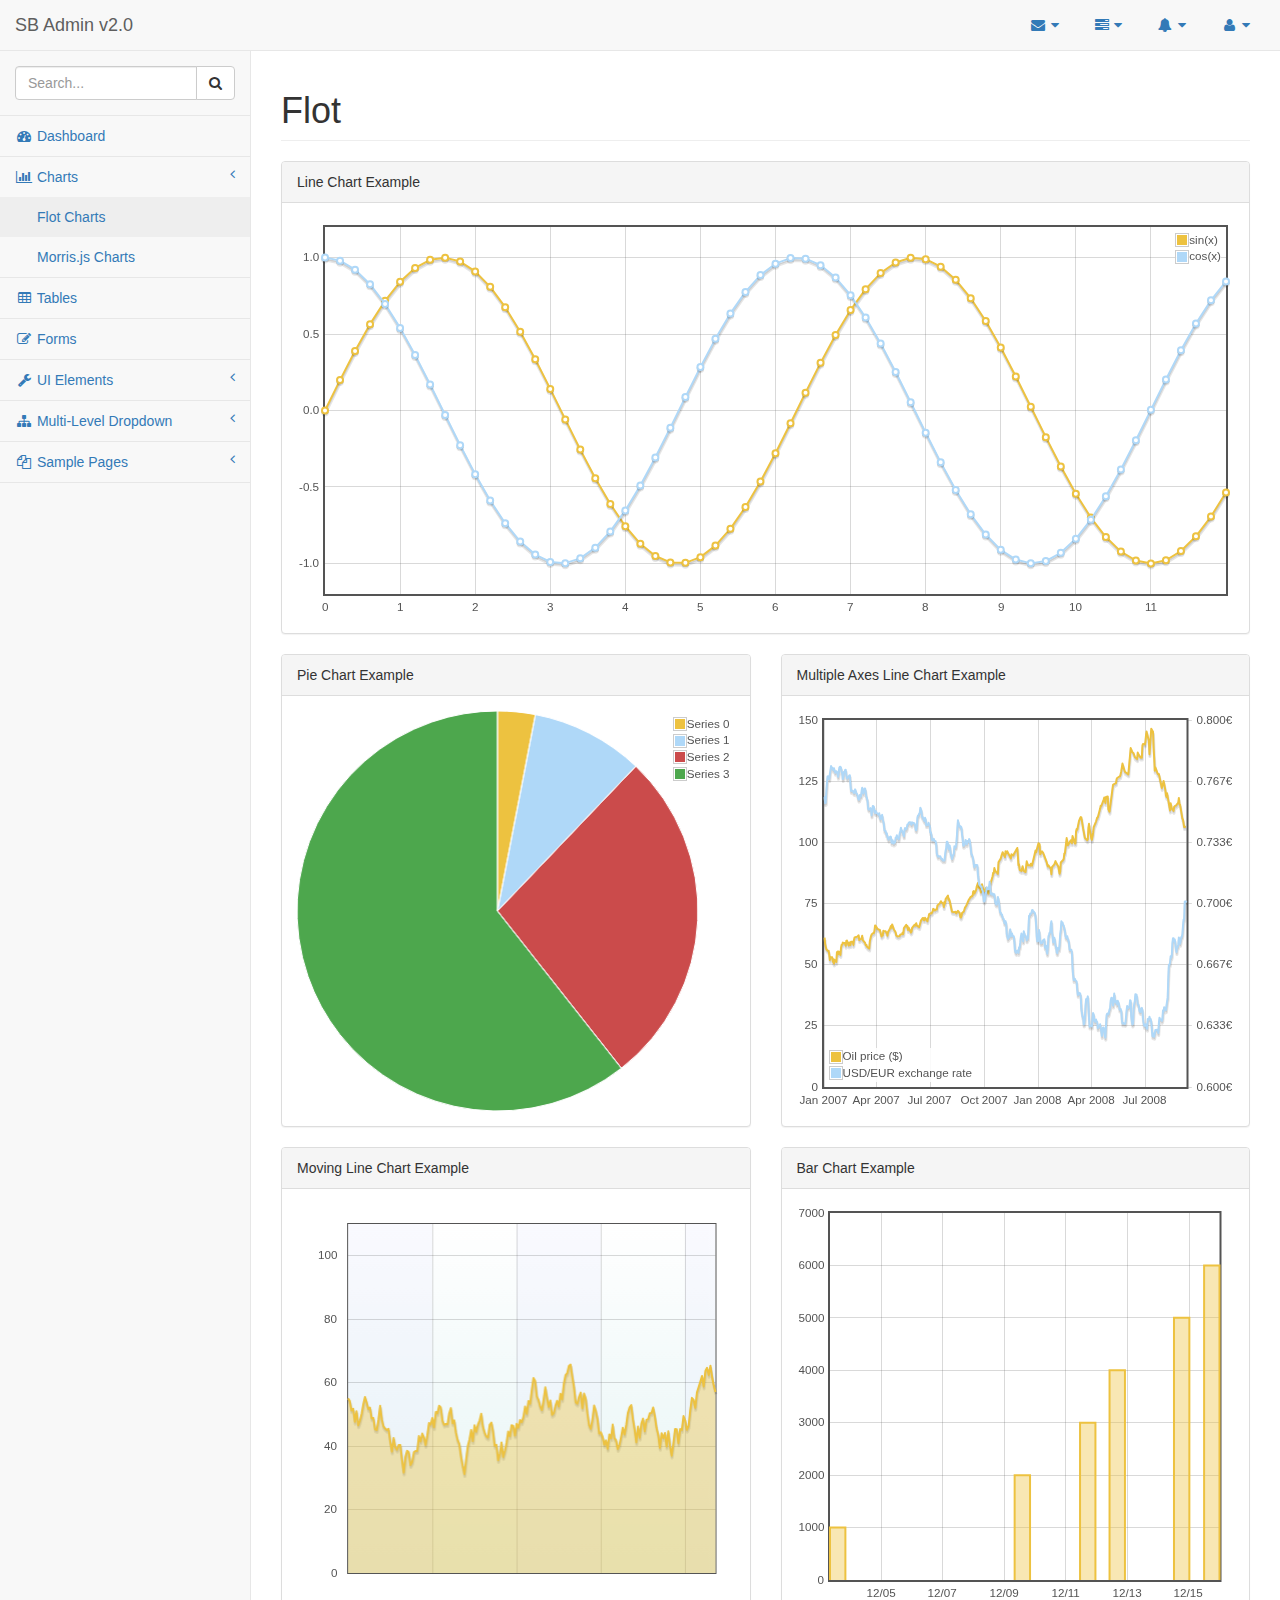
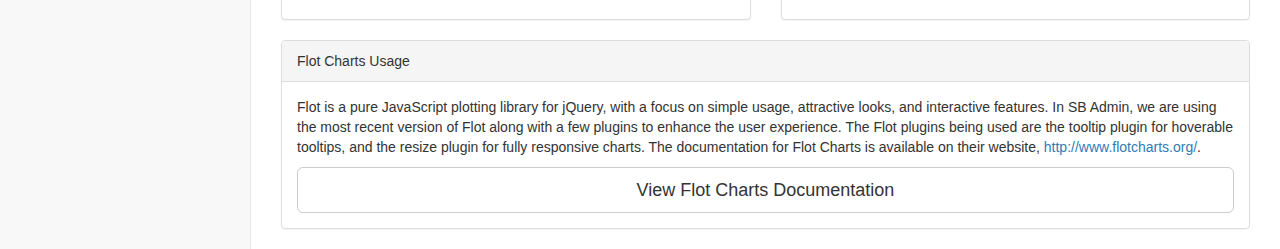
<file: KB2022/wwwroot/sbAdmin2/pages/flot.html>
<!DOCTYPE html>
<html lang="en">

<head>

    <meta charset="utf-8">
    <meta http-equiv="X-UA-Compatible" content="IE=edge">
    <meta name="viewport" content="width=device-width, initial-scale=1">
    <meta name="description" content="">
    <meta name="author" content="">

    <title>SB Admin 2 - Bootstrap Admin Theme</title>

    <!-- Bootstrap Core CSS -->
    <link href="../vendor/bootstrap/css/bootstrap.min.css" rel="stylesheet">

    <!-- MetisMenu CSS -->
    <link href="../vendor/metisMenu/metisMenu.min.css" rel="stylesheet">

    <!-- Custom CSS -->
    <link href="../dist/css/sb-admin-2.css" rel="stylesheet">

    <!-- Morris Charts CSS -->
    <link href="../vendor/morrisjs/morris.css" rel="stylesheet">

    <!-- Custom Fonts -->
    <link href="../vendor/font-awesome/css/font-awesome.min.css" rel="stylesheet" type="text/css">

    <!-- HTML5 Shim and Respond.js IE8 support of HTML5 elements and media queries -->
    <!-- WARNING: Respond.js doesn't work if you view the page via file:// -->
    <!--[if lt IE 9]>
        <script src="https://oss.maxcdn.com/libs/html5shiv/3.7.0/html5shiv.js"></script>
        <script src="https://oss.maxcdn.com/libs/respond.js/1.4.2/respond.min.js"></script>
    <![endif]-->

</head>

<body>

    <div id="wrapper">

        <!-- Navigation -->
        <nav class="navbar navbar-default navbar-static-top" role="navigation" style="margin-bottom: 0">
            <div class="navbar-header">
                <button type="button" class="navbar-toggle" data-toggle="collapse" data-target=".navbar-collapse">
                    <span class="sr-only">Toggle navigation</span>
                    <span class="icon-bar"></span>
                    <span class="icon-bar"></span>
                    <span class="icon-bar"></span>
                </button>
                <a class="navbar-brand" href="index.html">SB Admin v2.0</a>
            </div>
            <!-- /.navbar-header -->

            <ul class="nav navbar-top-links navbar-right">
                <li class="dropdown">
                    <a class="dropdown-toggle" data-toggle="dropdown" href="#">
                        <i class="fa fa-envelope fa-fw"></i> <i class="fa fa-caret-down"></i>
                    </a>
                    <ul class="dropdown-menu dropdown-messages">
                        <li>
                            <a href="#">
                                <div>
                                    <strong>John Smith</strong>
                                    <span class="pull-right text-muted">
                                        <em>Yesterday</em>
                                    </span>
                                </div>
                                <div>Lorem ipsum dolor sit amet, consectetur adipiscing elit. Pellentesque eleifend...</div>
                            </a>
                        </li>
                        <li class="divider"></li>
                        <li>
                            <a href="#">
                                <div>
                                    <strong>John Smith</strong>
                                    <span class="pull-right text-muted">
                                        <em>Yesterday</em>
                                    </span>
                                </div>
                                <div>Lorem ipsum dolor sit amet, consectetur adipiscing elit. Pellentesque eleifend...</div>
                            </a>
                        </li>
                        <li class="divider"></li>
                        <li>
                            <a href="#">
                                <div>
                                    <strong>John Smith</strong>
                                    <span class="pull-right text-muted">
                                        <em>Yesterday</em>
                                    </span>
                                </div>
                                <div>Lorem ipsum dolor sit amet, consectetur adipiscing elit. Pellentesque eleifend...</div>
                            </a>
                        </li>
                        <li class="divider"></li>
                        <li>
                            <a class="text-center" href="#">
                                <strong>Read All Messages</strong>
                                <i class="fa fa-angle-right"></i>
                            </a>
                        </li>
                    </ul>
                    <!-- /.dropdown-messages -->
                </li>
                <!-- /.dropdown -->
                <li class="dropdown">
                    <a class="dropdown-toggle" data-toggle="dropdown" href="#">
                        <i class="fa fa-tasks fa-fw"></i> <i class="fa fa-caret-down"></i>
                    </a>
                    <ul class="dropdown-menu dropdown-tasks">
                        <li>
                            <a href="#">
                                <div>
                                    <p>
                                        <strong>Task 1</strong>
                                        <span class="pull-right text-muted">40% Complete</span>
                                    </p>
                                    <div class="progress progress-striped active">
                                        <div class="progress-bar progress-bar-success" role="progressbar" aria-valuenow="40" aria-valuemin="0" aria-valuemax="100" style="width: 40%">
                                            <span class="sr-only">40% Complete (success)</span>
                                        </div>
                                    </div>
                                </div>
                            </a>
                        </li>
                        <li class="divider"></li>
                        <li>
                            <a href="#">
                                <div>
                                    <p>
                                        <strong>Task 2</strong>
                                        <span class="pull-right text-muted">20% Complete</span>
                                    </p>
                                    <div class="progress progress-striped active">
                                        <div class="progress-bar progress-bar-info" role="progressbar" aria-valuenow="20" aria-valuemin="0" aria-valuemax="100" style="width: 20%">
                                            <span class="sr-only">20% Complete</span>
                                        </div>
                                    </div>
                                </div>
                            </a>
                        </li>
                        <li class="divider"></li>
                        <li>
                            <a href="#">
                                <div>
                                    <p>
                                        <strong>Task 3</strong>
                                        <span class="pull-right text-muted">60% Complete</span>
                                    </p>
                                    <div class="progress progress-striped active">
                                        <div class="progress-bar progress-bar-warning" role="progressbar" aria-valuenow="60" aria-valuemin="0" aria-valuemax="100" style="width: 60%">
                                            <span class="sr-only">60% Complete (warning)</span>
                                        </div>
                                    </div>
                                </div>
                            </a>
                        </li>
                        <li class="divider"></li>
                        <li>
                            <a href="#">
                                <div>
                                    <p>
                                        <strong>Task 4</strong>
                                        <span class="pull-right text-muted">80% Complete</span>
                                    </p>
                                    <div class="progress progress-striped active">
                                        <div class="progress-bar progress-bar-danger" role="progressbar" aria-valuenow="80" aria-valuemin="0" aria-valuemax="100" style="width: 80%">
                                            <span class="sr-only">80% Complete (danger)</span>
                                        </div>
                                    </div>
                                </div>
                            </a>
                        </li>
                        <li class="divider"></li>
                        <li>
                            <a class="text-center" href="#">
                                <strong>See All Tasks</strong>
                                <i class="fa fa-angle-right"></i>
                            </a>
                        </li>
                    </ul>
                    <!-- /.dropdown-tasks -->
                </li>
                <!-- /.dropdown -->
                <li class="dropdown">
                    <a class="dropdown-toggle" data-toggle="dropdown" href="#">
                        <i class="fa fa-bell fa-fw"></i> <i class="fa fa-caret-down"></i>
                    </a>
                    <ul class="dropdown-menu dropdown-alerts">
                        <li>
                            <a href="#">
                                <div>
                                    <i class="fa fa-comment fa-fw"></i> New Comment
                                    <span class="pull-right text-muted small">4 minutes ago</span>
                                </div>
                            </a>
                        </li>
                        <li class="divider"></li>
                        <li>
                            <a href="#">
                                <div>
                                    <i class="fa fa-twitter fa-fw"></i> 3 New Followers
                                    <span class="pull-right text-muted small">12 minutes ago</span>
                                </div>
                            </a>
                        </li>
                        <li class="divider"></li>
                        <li>
                            <a href="#">
                                <div>
                                    <i class="fa fa-envelope fa-fw"></i> Message Sent
                                    <span class="pull-right text-muted small">4 minutes ago</span>
                                </div>
                            </a>
                        </li>
                        <li class="divider"></li>
                        <li>
                            <a href="#">
                                <div>
                                    <i class="fa fa-tasks fa-fw"></i> New Task
                                    <span class="pull-right text-muted small">4 minutes ago</span>
                                </div>
                            </a>
                        </li>
                        <li class="divider"></li>
                        <li>
                            <a href="#">
                                <div>
                                    <i class="fa fa-upload fa-fw"></i> Server Rebooted
                                    <span class="pull-right text-muted small">4 minutes ago</span>
                                </div>
                            </a>
                        </li>
                        <li class="divider"></li>
                        <li>
                            <a class="text-center" href="#">
                                <strong>See All Alerts</strong>
                                <i class="fa fa-angle-right"></i>
                            </a>
                        </li>
                    </ul>
                    <!-- /.dropdown-alerts -->
                </li>
                <!-- /.dropdown -->
                <li class="dropdown">
                    <a class="dropdown-toggle" data-toggle="dropdown" href="#">
                        <i class="fa fa-user fa-fw"></i> <i class="fa fa-caret-down"></i>
                    </a>
                    <ul class="dropdown-menu dropdown-user">
                        <li><a href="#"><i class="fa fa-user fa-fw"></i> User Profile</a>
                        </li>
                        <li><a href="#"><i class="fa fa-gear fa-fw"></i> Settings</a>
                        </li>
                        <li class="divider"></li>
                        <li><a href="login.html"><i class="fa fa-sign-out fa-fw"></i> Logout</a>
                        </li>
                    </ul>
                    <!-- /.dropdown-user -->
                </li>
                <!-- /.dropdown -->
            </ul>
            <!-- /.navbar-top-links -->

            <div class="navbar-default sidebar" role="navigation">
                <div class="sidebar-nav navbar-collapse">
                    <ul class="nav" id="side-menu">
                        <li class="sidebar-search">
                            <div class="input-group custom-search-form">
                                <input type="text" class="form-control" placeholder="Search...">
                                <span class="input-group-btn">
                                <button class="btn btn-default" type="button">
                                    <i class="fa fa-search"></i>
                                </button>
                            </span>
                            </div>
                            <!-- /input-group -->
                        </li>
                        <li>
                            <a href="index.html"><i class="fa fa-dashboard fa-fw"></i> Dashboard</a>
                        </li>
                        <li>
                            <a href="#"><i class="fa fa-bar-chart-o fa-fw"></i> Charts<span class="fa arrow"></span></a>
                            <ul class="nav nav-second-level">
                                <li>
                                    <a href="flot.html">Flot Charts</a>
                                </li>
                                <li>
                                    <a href="morris.html">Morris.js Charts</a>
                                </li>
                            </ul>
                            <!-- /.nav-second-level -->
                        </li>
                        <li>
                            <a href="tables.html"><i class="fa fa-table fa-fw"></i> Tables</a>
                        </li>
                        <li>
                            <a href="forms.html"><i class="fa fa-edit fa-fw"></i> Forms</a>
                        </li>
                        <li>
                            <a href="#"><i class="fa fa-wrench fa-fw"></i> UI Elements<span class="fa arrow"></span></a>
                            <ul class="nav nav-second-level">
                                <li>
                                    <a href="panels-wells.html">Panels and Wells</a>
                                </li>
                                <li>
                                    <a href="buttons.html">Buttons</a>
                                </li>
                                <li>
                                    <a href="notifications.html">Notifications</a>
                                </li>
                                <li>
                                    <a href="typography.html">Typography</a>
                                </li>
                                <li>
                                    <a href="icons.html"> Icons</a>
                                </li>
                                <li>
                                    <a href="grid.html">Grid</a>
                                </li>
                            </ul>
                            <!-- /.nav-second-level -->
                        </li>
                        <li>
                            <a href="#"><i class="fa fa-sitemap fa-fw"></i> Multi-Level Dropdown<span class="fa arrow"></span></a>
                            <ul class="nav nav-second-level">
                                <li>
                                    <a href="#">Second Level Item</a>
                                </li>
                                <li>
                                    <a href="#">Second Level Item</a>
                                </li>
                                <li>
                                    <a href="#">Third Level <span class="fa arrow"></span></a>
                                    <ul class="nav nav-third-level">
                                        <li>
                                            <a href="#">Third Level Item</a>
                                        </li>
                                        <li>
                                            <a href="#">Third Level Item</a>
                                        </li>
                                        <li>
                                            <a href="#">Third Level Item</a>
                                        </li>
                                        <li>
                                            <a href="#">Third Level Item</a>
                                        </li>
                                    </ul>
                                    <!-- /.nav-third-level -->
                                </li>
                            </ul>
                            <!-- /.nav-second-level -->
                        </li>
                        <li>
                            <a href="#"><i class="fa fa-files-o fa-fw"></i> Sample Pages<span class="fa arrow"></span></a>
                            <ul class="nav nav-second-level">
                                <li>
                                    <a href="blank.html">Blank Page</a>
                                </li>
                                <li>
                                    <a href="login.html">Login Page</a>
                                </li>
                            </ul>
                            <!-- /.nav-second-level -->
                        </li>
                    </ul>
                </div>
                <!-- /.sidebar-collapse -->
            </div>
            <!-- /.navbar-static-side -->
        </nav>

        <div id="page-wrapper">
            <div class="row">
                <div class="col-lg-12">
                    <h1 class="page-header">Flot</h1>
                </div>
                <!-- /.col-lg-12 -->
            </div>
            <!-- /.row -->
            <div class="row">
                <div class="col-lg-12">
                    <div class="panel panel-default">
                        <div class="panel-heading">
                            Line Chart Example
                        </div>
                        <!-- /.panel-heading -->
                        <div class="panel-body">
                            <div class="flot-chart">
                                <div class="flot-chart-content" id="flot-line-chart"></div>
                            </div>
                        </div>
                        <!-- /.panel-body -->
                    </div>
                    <!-- /.panel -->
                </div>
                <!-- /.col-lg-12 -->
                <div class="col-lg-6">
                    <div class="panel panel-default">
                        <div class="panel-heading">
                            Pie Chart Example
                        </div>
                        <!-- /.panel-heading -->
                        <div class="panel-body">
                            <div class="flot-chart">
                                <div class="flot-chart-content" id="flot-pie-chart"></div>
                            </div>
                        </div>
                        <!-- /.panel-body -->
                    </div>
                    <!-- /.panel -->
                </div>
                <!-- /.col-lg-6 -->
                <div class="col-lg-6">
                    <div class="panel panel-default">
                        <div class="panel-heading">
                            Multiple Axes Line Chart Example
                        </div>
                        <!-- /.panel-heading -->
                        <div class="panel-body">
                            <div class="flot-chart">
                                <div class="flot-chart-content" id="flot-line-chart-multi"></div>
                            </div>
                        </div>
                        <!-- /.panel-body -->
                    </div>
                    <!-- /.panel -->
                </div>
                <!-- /.col-lg-6 -->
                <div class="col-lg-6">
                    <div class="panel panel-default">
                        <div class="panel-heading">
                            Moving Line Chart Example
                        </div>
                        <!-- /.panel-heading -->
                        <div class="panel-body">
                            <div class="flot-chart">
                                <div class="flot-chart-content" id="flot-line-chart-moving"></div>
                            </div>
                        </div>
                        <!-- /.panel-body -->
                    </div>
                    <!-- /.panel -->
                </div>
                <!-- /.col-lg-6 -->
                <div class="col-lg-6">
                    <div class="panel panel-default">
                        <div class="panel-heading">
                            Bar Chart Example
                        </div>
                        <!-- /.panel-heading -->
                        <div class="panel-body">
                            <div class="flot-chart">
                                <div class="flot-chart-content" id="flot-bar-chart"></div>
                            </div>
                        </div>
                        <!-- /.panel-body -->
                    </div>
                    <!-- /.panel -->
                </div>
                <!-- /.col-lg-6 -->
                <div class="col-lg-12">
                    <div class="panel panel-default">
                        <div class="panel-heading">
                            Flot Charts Usage
                        </div>
                        <!-- /.panel-heading -->
                        <div class="panel-body">
                            <p>Flot is a pure JavaScript plotting library for jQuery, with a focus on simple usage, attractive looks, and interactive features. In SB Admin, we are using the most recent version of Flot along with a few plugins to enhance the user experience. The Flot plugins being used are the tooltip plugin for hoverable tooltips, and the resize plugin for fully responsive charts. The documentation for Flot Charts is available on their website, <a target="_blank" href="http://www.flotcharts.org/">http://www.flotcharts.org/</a>.</p>
                            <a target="_blank" class="btn btn-default btn-lg btn-block" href="http://www.flotcharts.org/">View Flot Charts Documentation</a>
                        </div>
                        <!-- /.panel-body -->
                    </div>
                    <!-- /.panel -->
                </div>
                <!-- /.col-lg-6 -->
            </div>
            <!-- /.row -->
        </div>
        <!-- /#page-wrapper -->

    </div>
    <!-- /#wrapper -->

    <!-- jQuery -->
    <script src="../vendor/jquery/jquery.min.js"></script>

    <!-- Bootstrap Core JavaScript -->
    <script src="../vendor/bootstrap/js/bootstrap.min.js"></script>

    <!-- Metis Menu Plugin JavaScript -->
    <script src="../vendor/metisMenu/metisMenu.min.js"></script>

    <!-- Flot Charts JavaScript -->
    <script src="../vendor/flot/excanvas.min.js"></script>
    <script src="../vendor/flot/jquery.flot.js"></script>
    <script src="../vendor/flot/jquery.flot.pie.js"></script>
    <script src="../vendor/flot/jquery.flot.resize.js"></script>
    <script src="../vendor/flot/jquery.flot.time.js"></script>
    <script src="../vendor/flot-tooltip/jquery.flot.tooltip.min.js"></script>
    <script src="../data/flot-data.js"></script>

    <!-- Custom Theme JavaScript -->
    <script src="../dist/js/sb-admin-2.js"></script>

</body>

</html>
</file>
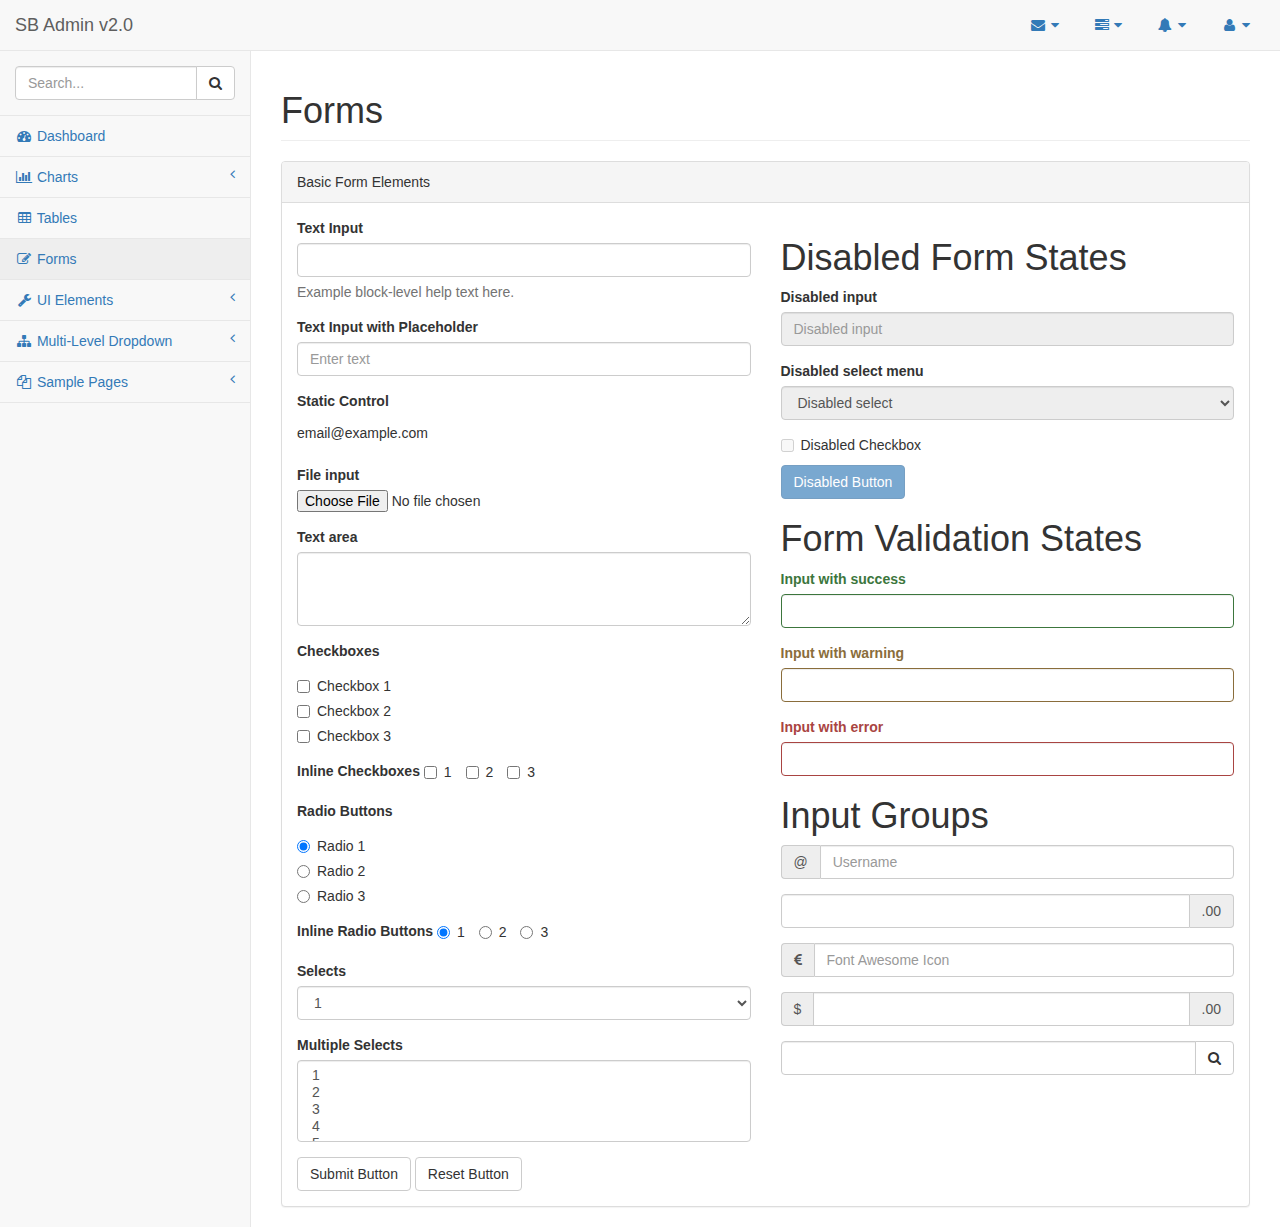
<file: KB2022/wwwroot/sbAdmin2/pages/forms.html>
<!DOCTYPE html>
<html lang="en">

<head>

    <meta charset="utf-8">
    <meta http-equiv="X-UA-Compatible" content="IE=edge">
    <meta name="viewport" content="width=device-width, initial-scale=1">
    <meta name="description" content="">
    <meta name="author" content="">

    <title>SB Admin 2 - Bootstrap Admin Theme</title>

    <!-- Bootstrap Core CSS -->
    <link href="../vendor/bootstrap/css/bootstrap.min.css" rel="stylesheet">

    <!-- MetisMenu CSS -->
    <link href="../vendor/metisMenu/metisMenu.min.css" rel="stylesheet">

    <!-- Custom CSS -->
    <link href="../dist/css/sb-admin-2.css" rel="stylesheet">

    <!-- Custom Fonts -->
    <link href="../vendor/font-awesome/css/font-awesome.min.css" rel="stylesheet" type="text/css">

    <!-- HTML5 Shim and Respond.js IE8 support of HTML5 elements and media queries -->
    <!-- WARNING: Respond.js doesn't work if you view the page via file:// -->
    <!--[if lt IE 9]>
        <script src="https://oss.maxcdn.com/libs/html5shiv/3.7.0/html5shiv.js"></script>
        <script src="https://oss.maxcdn.com/libs/respond.js/1.4.2/respond.min.js"></script>
    <![endif]-->

</head>

<body>

    <div id="wrapper">

        <!-- Navigation -->
        <nav class="navbar navbar-default navbar-static-top" role="navigation" style="margin-bottom: 0">
            <div class="navbar-header">
                <button type="button" class="navbar-toggle" data-toggle="collapse" data-target=".navbar-collapse">
                    <span class="sr-only">Toggle navigation</span>
                    <span class="icon-bar"></span>
                    <span class="icon-bar"></span>
                    <span class="icon-bar"></span>
                </button>
                <a class="navbar-brand" href="index.html">SB Admin v2.0</a>
            </div>
            <!-- /.navbar-header -->

            <ul class="nav navbar-top-links navbar-right">
                <li class="dropdown">
                    <a class="dropdown-toggle" data-toggle="dropdown" href="#">
                        <i class="fa fa-envelope fa-fw"></i> <i class="fa fa-caret-down"></i>
                    </a>
                    <ul class="dropdown-menu dropdown-messages">
                        <li>
                            <a href="#">
                                <div>
                                    <strong>John Smith</strong>
                                    <span class="pull-right text-muted">
                                        <em>Yesterday</em>
                                    </span>
                                </div>
                                <div>Lorem ipsum dolor sit amet, consectetur adipiscing elit. Pellentesque eleifend...</div>
                            </a>
                        </li>
                        <li class="divider"></li>
                        <li>
                            <a href="#">
                                <div>
                                    <strong>John Smith</strong>
                                    <span class="pull-right text-muted">
                                        <em>Yesterday</em>
                                    </span>
                                </div>
                                <div>Lorem ipsum dolor sit amet, consectetur adipiscing elit. Pellentesque eleifend...</div>
                            </a>
                        </li>
                        <li class="divider"></li>
                        <li>
                            <a href="#">
                                <div>
                                    <strong>John Smith</strong>
                                    <span class="pull-right text-muted">
                                        <em>Yesterday</em>
                                    </span>
                                </div>
                                <div>Lorem ipsum dolor sit amet, consectetur adipiscing elit. Pellentesque eleifend...</div>
                            </a>
                        </li>
                        <li class="divider"></li>
                        <li>
                            <a class="text-center" href="#">
                                <strong>Read All Messages</strong>
                                <i class="fa fa-angle-right"></i>
                            </a>
                        </li>
                    </ul>
                    <!-- /.dropdown-messages -->
                </li>
                <!-- /.dropdown -->
                <li class="dropdown">
                    <a class="dropdown-toggle" data-toggle="dropdown" href="#">
                        <i class="fa fa-tasks fa-fw"></i> <i class="fa fa-caret-down"></i>
                    </a>
                    <ul class="dropdown-menu dropdown-tasks">
                        <li>
                            <a href="#">
                                <div>
                                    <p>
                                        <strong>Task 1</strong>
                                        <span class="pull-right text-muted">40% Complete</span>
                                    </p>
                                    <div class="progress progress-striped active">
                                        <div class="progress-bar progress-bar-success" role="progressbar" aria-valuenow="40" aria-valuemin="0" aria-valuemax="100" style="width: 40%">
                                            <span class="sr-only">40% Complete (success)</span>
                                        </div>
                                    </div>
                                </div>
                            </a>
                        </li>
                        <li class="divider"></li>
                        <li>
                            <a href="#">
                                <div>
                                    <p>
                                        <strong>Task 2</strong>
                                        <span class="pull-right text-muted">20% Complete</span>
                                    </p>
                                    <div class="progress progress-striped active">
                                        <div class="progress-bar progress-bar-info" role="progressbar" aria-valuenow="20" aria-valuemin="0" aria-valuemax="100" style="width: 20%">
                                            <span class="sr-only">20% Complete</span>
                                        </div>
                                    </div>
                                </div>
                            </a>
                        </li>
                        <li class="divider"></li>
                        <li>
                            <a href="#">
                                <div>
                                    <p>
                                        <strong>Task 3</strong>
                                        <span class="pull-right text-muted">60% Complete</span>
                                    </p>
                                    <div class="progress progress-striped active">
                                        <div class="progress-bar progress-bar-warning" role="progressbar" aria-valuenow="60" aria-valuemin="0" aria-valuemax="100" style="width: 60%">
                                            <span class="sr-only">60% Complete (warning)</span>
                                        </div>
                                    </div>
                                </div>
                            </a>
                        </li>
                        <li class="divider"></li>
                        <li>
                            <a href="#">
                                <div>
                                    <p>
                                        <strong>Task 4</strong>
                                        <span class="pull-right text-muted">80% Complete</span>
                                    </p>
                                    <div class="progress progress-striped active">
                                        <div class="progress-bar progress-bar-danger" role="progressbar" aria-valuenow="80" aria-valuemin="0" aria-valuemax="100" style="width: 80%">
                                            <span class="sr-only">80% Complete (danger)</span>
                                        </div>
                                    </div>
                                </div>
                            </a>
                        </li>
                        <li class="divider"></li>
                        <li>
                            <a class="text-center" href="#">
                                <strong>See All Tasks</strong>
                                <i class="fa fa-angle-right"></i>
                            </a>
                        </li>
                    </ul>
                    <!-- /.dropdown-tasks -->
                </li>
                <!-- /.dropdown -->
                <li class="dropdown">
                    <a class="dropdown-toggle" data-toggle="dropdown" href="#">
                        <i class="fa fa-bell fa-fw"></i> <i class="fa fa-caret-down"></i>
                    </a>
                    <ul class="dropdown-menu dropdown-alerts">
                        <li>
                            <a href="#">
                                <div>
                                    <i class="fa fa-comment fa-fw"></i> New Comment
                                    <span class="pull-right text-muted small">4 minutes ago</span>
                                </div>
                            </a>
                        </li>
                        <li class="divider"></li>
                        <li>
                            <a href="#">
                                <div>
                                    <i class="fa fa-twitter fa-fw"></i> 3 New Followers
                                    <span class="pull-right text-muted small">12 minutes ago</span>
                                </div>
                            </a>
                        </li>
                        <li class="divider"></li>
                        <li>
                            <a href="#">
                                <div>
                                    <i class="fa fa-envelope fa-fw"></i> Message Sent
                                    <span class="pull-right text-muted small">4 minutes ago</span>
                                </div>
                            </a>
                        </li>
                        <li class="divider"></li>
                        <li>
                            <a href="#">
                                <div>
                                    <i class="fa fa-tasks fa-fw"></i> New Task
                                    <span class="pull-right text-muted small">4 minutes ago</span>
                                </div>
                            </a>
                        </li>
                        <li class="divider"></li>
                        <li>
                            <a href="#">
                                <div>
                                    <i class="fa fa-upload fa-fw"></i> Server Rebooted
                                    <span class="pull-right text-muted small">4 minutes ago</span>
                                </div>
                            </a>
                        </li>
                        <li class="divider"></li>
                        <li>
                            <a class="text-center" href="#">
                                <strong>See All Alerts</strong>
                                <i class="fa fa-angle-right"></i>
                            </a>
                        </li>
                    </ul>
                    <!-- /.dropdown-alerts -->
                </li>
                <!-- /.dropdown -->
                <li class="dropdown">
                    <a class="dropdown-toggle" data-toggle="dropdown" href="#">
                        <i class="fa fa-user fa-fw"></i> <i class="fa fa-caret-down"></i>
                    </a>
                    <ul class="dropdown-menu dropdown-user">
                        <li><a href="#"><i class="fa fa-user fa-fw"></i> User Profile</a>
                        </li>
                        <li><a href="#"><i class="fa fa-gear fa-fw"></i> Settings</a>
                        </li>
                        <li class="divider"></li>
                        <li><a href="login.html"><i class="fa fa-sign-out fa-fw"></i> Logout</a>
                        </li>
                    </ul>
                    <!-- /.dropdown-user -->
                </li>
                <!-- /.dropdown -->
            </ul>
            <!-- /.navbar-top-links -->

            <div class="navbar-default sidebar" role="navigation">
                <div class="sidebar-nav navbar-collapse">
                    <ul class="nav" id="side-menu">
                        <li class="sidebar-search">
                            <div class="input-group custom-search-form">
                                <input type="text" class="form-control" placeholder="Search...">
                                <span class="input-group-btn">
                                <button class="btn btn-default" type="button">
                                    <i class="fa fa-search"></i>
                                </button>
                            </span>
                            </div>
                            <!-- /input-group -->
                        </li>
                        <li>
                            <a href="index.html"><i class="fa fa-dashboard fa-fw"></i> Dashboard</a>
                        </li>
                        <li>
                            <a href="#"><i class="fa fa-bar-chart-o fa-fw"></i> Charts<span class="fa arrow"></span></a>
                            <ul class="nav nav-second-level">
                                <li>
                                    <a href="flot.html">Flot Charts</a>
                                </li>
                                <li>
                                    <a href="morris.html">Morris.js Charts</a>
                                </li>
                            </ul>
                            <!-- /.nav-second-level -->
                        </li>
                        <li>
                            <a href="tables.html"><i class="fa fa-table fa-fw"></i> Tables</a>
                        </li>
                        <li>
                            <a href="forms.html"><i class="fa fa-edit fa-fw"></i> Forms</a>
                        </li>
                        <li>
                            <a href="#"><i class="fa fa-wrench fa-fw"></i> UI Elements<span class="fa arrow"></span></a>
                            <ul class="nav nav-second-level">
                                <li>
                                    <a href="panels-wells.html">Panels and Wells</a>
                                </li>
                                <li>
                                    <a href="buttons.html">Buttons</a>
                                </li>
                                <li>
                                    <a href="notifications.html">Notifications</a>
                                </li>
                                <li>
                                    <a href="typography.html">Typography</a>
                                </li>
                                <li>
                                    <a href="icons.html"> Icons</a>
                                </li>
                                <li>
                                    <a href="grid.html">Grid</a>
                                </li>
                            </ul>
                            <!-- /.nav-second-level -->
                        </li>
                        <li>
                            <a href="#"><i class="fa fa-sitemap fa-fw"></i> Multi-Level Dropdown<span class="fa arrow"></span></a>
                            <ul class="nav nav-second-level">
                                <li>
                                    <a href="#">Second Level Item</a>
                                </li>
                                <li>
                                    <a href="#">Second Level Item</a>
                                </li>
                                <li>
                                    <a href="#">Third Level <span class="fa arrow"></span></a>
                                    <ul class="nav nav-third-level">
                                        <li>
                                            <a href="#">Third Level Item</a>
                                        </li>
                                        <li>
                                            <a href="#">Third Level Item</a>
                                        </li>
                                        <li>
                                            <a href="#">Third Level Item</a>
                                        </li>
                                        <li>
                                            <a href="#">Third Level Item</a>
                                        </li>
                                    </ul>
                                    <!-- /.nav-third-level -->
                                </li>
                            </ul>
                            <!-- /.nav-second-level -->
                        </li>
                        <li>
                            <a href="#"><i class="fa fa-files-o fa-fw"></i> Sample Pages<span class="fa arrow"></span></a>
                            <ul class="nav nav-second-level">
                                <li>
                                    <a href="blank.html">Blank Page</a>
                                </li>
                                <li>
                                    <a href="login.html">Login Page</a>
                                </li>
                            </ul>
                            <!-- /.nav-second-level -->
                        </li>
                    </ul>
                </div>
                <!-- /.sidebar-collapse -->
            </div>
            <!-- /.navbar-static-side -->
        </nav>

        <div id="page-wrapper">
            <div class="row">
                <div class="col-lg-12">
                    <h1 class="page-header">Forms</h1>
                </div>
                <!-- /.col-lg-12 -->
            </div>
            <!-- /.row -->
            <div class="row">
                <div class="col-lg-12">
                    <div class="panel panel-default">
                        <div class="panel-heading">
                            Basic Form Elements
                        </div>
                        <div class="panel-body">
                            <div class="row">
                                <div class="col-lg-6">
                                    <form role="form">
                                        <div class="form-group">
                                            <label>Text Input</label>
                                            <input class="form-control">
                                            <p class="help-block">Example block-level help text here.</p>
                                        </div>
                                        <div class="form-group">
                                            <label>Text Input with Placeholder</label>
                                            <input class="form-control" placeholder="Enter text">
                                        </div>
                                        <div class="form-group">
                                            <label>Static Control</label>
                                            <p class="form-control-static">email@example.com</p>
                                        </div>
                                        <div class="form-group">
                                            <label>File input</label>
                                            <input type="file">
                                        </div>
                                        <div class="form-group">
                                            <label>Text area</label>
                                            <textarea class="form-control" rows="3"></textarea>
                                        </div>
                                        <div class="form-group">
                                            <label>Checkboxes</label>
                                            <div class="checkbox">
                                                <label>
                                                    <input type="checkbox" value="">Checkbox 1
                                                </label>
                                            </div>
                                            <div class="checkbox">
                                                <label>
                                                    <input type="checkbox" value="">Checkbox 2
                                                </label>
                                            </div>
                                            <div class="checkbox">
                                                <label>
                                                    <input type="checkbox" value="">Checkbox 3
                                                </label>
                                            </div>
                                        </div>
                                        <div class="form-group">
                                            <label>Inline Checkboxes</label>
                                            <label class="checkbox-inline">
                                                <input type="checkbox">1
                                            </label>
                                            <label class="checkbox-inline">
                                                <input type="checkbox">2
                                            </label>
                                            <label class="checkbox-inline">
                                                <input type="checkbox">3
                                            </label>
                                        </div>
                                        <div class="form-group">
                                            <label>Radio Buttons</label>
                                            <div class="radio">
                                                <label>
                                                    <input type="radio" name="optionsRadios" id="optionsRadios1" value="option1" checked>Radio 1
                                                </label>
                                            </div>
                                            <div class="radio">
                                                <label>
                                                    <input type="radio" name="optionsRadios" id="optionsRadios2" value="option2">Radio 2
                                                </label>
                                            </div>
                                            <div class="radio">
                                                <label>
                                                    <input type="radio" name="optionsRadios" id="optionsRadios3" value="option3">Radio 3
                                                </label>
                                            </div>
                                        </div>
                                        <div class="form-group">
                                            <label>Inline Radio Buttons</label>
                                            <label class="radio-inline">
                                                <input type="radio" name="optionsRadiosInline" id="optionsRadiosInline1" value="option1" checked>1
                                            </label>
                                            <label class="radio-inline">
                                                <input type="radio" name="optionsRadiosInline" id="optionsRadiosInline2" value="option2">2
                                            </label>
                                            <label class="radio-inline">
                                                <input type="radio" name="optionsRadiosInline" id="optionsRadiosInline3" value="option3">3
                                            </label>
                                        </div>
                                        <div class="form-group">
                                            <label>Selects</label>
                                            <select class="form-control">
                                                <option>1</option>
                                                <option>2</option>
                                                <option>3</option>
                                                <option>4</option>
                                                <option>5</option>
                                            </select>
                                        </div>
                                        <div class="form-group">
                                            <label>Multiple Selects</label>
                                            <select multiple class="form-control">
                                                <option>1</option>
                                                <option>2</option>
                                                <option>3</option>
                                                <option>4</option>
                                                <option>5</option>
                                            </select>
                                        </div>
                                        <button type="submit" class="btn btn-default">Submit Button</button>
                                        <button type="reset" class="btn btn-default">Reset Button</button>
                                    </form>
                                </div>
                                <!-- /.col-lg-6 (nested) -->
                                <div class="col-lg-6">
                                    <h1>Disabled Form States</h1>
                                    <form role="form">
                                        <fieldset disabled>
                                            <div class="form-group">
                                                <label for="disabledSelect">Disabled input</label>
                                                <input class="form-control" id="disabledInput" type="text" placeholder="Disabled input" disabled>
                                            </div>
                                            <div class="form-group">
                                                <label for="disabledSelect">Disabled select menu</label>
                                                <select id="disabledSelect" class="form-control">
                                                    <option>Disabled select</option>
                                                </select>
                                            </div>
                                            <div class="checkbox">
                                                <label>
                                                    <input type="checkbox">Disabled Checkbox
                                                </label>
                                            </div>
                                            <button type="submit" class="btn btn-primary">Disabled Button</button>
                                        </fieldset>
                                    </form>
                                    <h1>Form Validation States</h1>
                                    <form role="form">
                                        <div class="form-group has-success">
                                            <label class="control-label" for="inputSuccess">Input with success</label>
                                            <input type="text" class="form-control" id="inputSuccess">
                                        </div>
                                        <div class="form-group has-warning">
                                            <label class="control-label" for="inputWarning">Input with warning</label>
                                            <input type="text" class="form-control" id="inputWarning">
                                        </div>
                                        <div class="form-group has-error">
                                            <label class="control-label" for="inputError">Input with error</label>
                                            <input type="text" class="form-control" id="inputError">
                                        </div>
                                    </form>
                                    <h1>Input Groups</h1>
                                    <form role="form">
                                        <div class="form-group input-group">
                                            <span class="input-group-addon">@</span>
                                            <input type="text" class="form-control" placeholder="Username">
                                        </div>
                                        <div class="form-group input-group">
                                            <input type="text" class="form-control">
                                            <span class="input-group-addon">.00</span>
                                        </div>
                                        <div class="form-group input-group">
                                            <span class="input-group-addon"><i class="fa fa-eur"></i>
                                            </span>
                                            <input type="text" class="form-control" placeholder="Font Awesome Icon">
                                        </div>
                                        <div class="form-group input-group">
                                            <span class="input-group-addon">$</span>
                                            <input type="text" class="form-control">
                                            <span class="input-group-addon">.00</span>
                                        </div>
                                        <div class="form-group input-group">
                                            <input type="text" class="form-control">
                                            <span class="input-group-btn">
                                                <button class="btn btn-default" type="button"><i class="fa fa-search"></i>
                                                </button>
                                            </span>
                                        </div>
                                    </form>
                                </div>
                                <!-- /.col-lg-6 (nested) -->
                            </div>
                            <!-- /.row (nested) -->
                        </div>
                        <!-- /.panel-body -->
                    </div>
                    <!-- /.panel -->
                </div>
                <!-- /.col-lg-12 -->
            </div>
            <!-- /.row -->
        </div>
        <!-- /#page-wrapper -->

    </div>
    <!-- /#wrapper -->

    <!-- jQuery -->
    <script src="../vendor/jquery/jquery.min.js"></script>

    <!-- Bootstrap Core JavaScript -->
    <script src="../vendor/bootstrap/js/bootstrap.min.js"></script>

    <!-- Metis Menu Plugin JavaScript -->
    <script src="../vendor/metisMenu/metisMenu.min.js"></script>

    <!-- Custom Theme JavaScript -->
    <script src="../dist/js/sb-admin-2.js"></script>

</body>

</html>
</file>
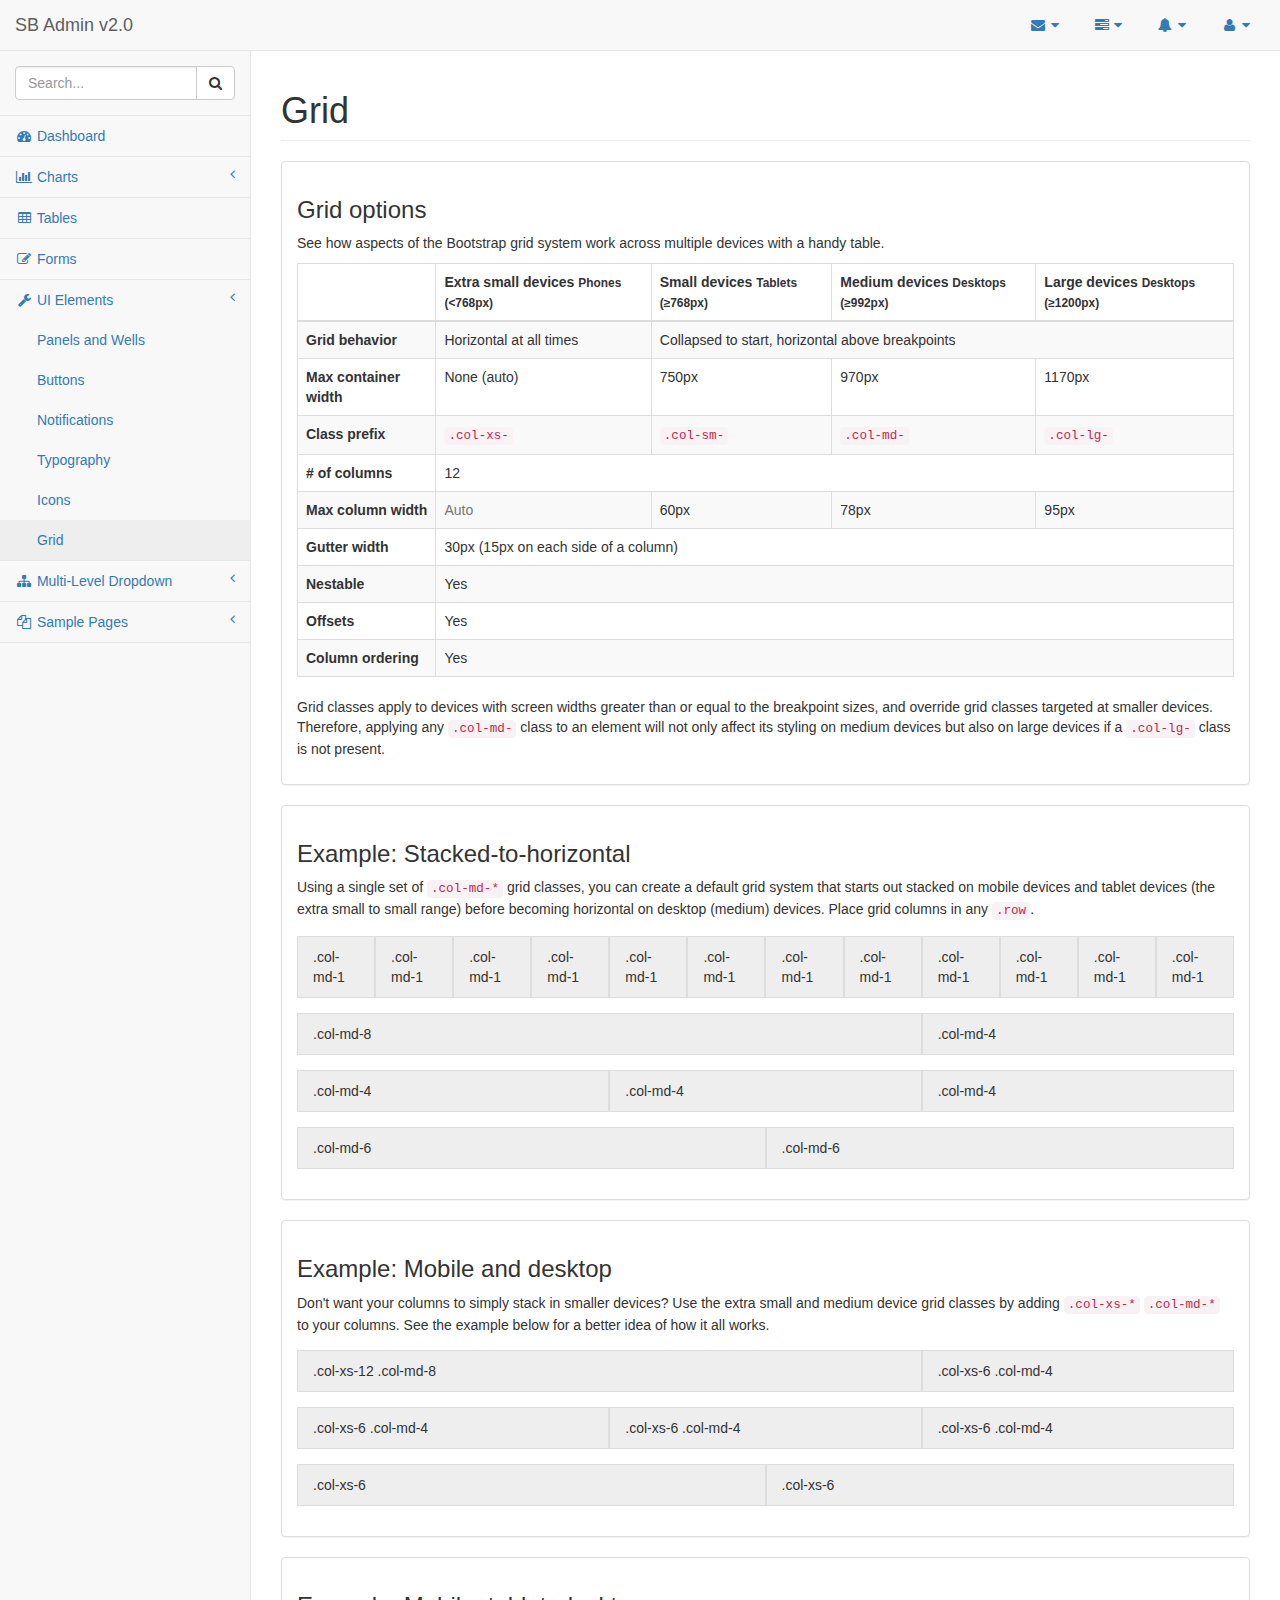
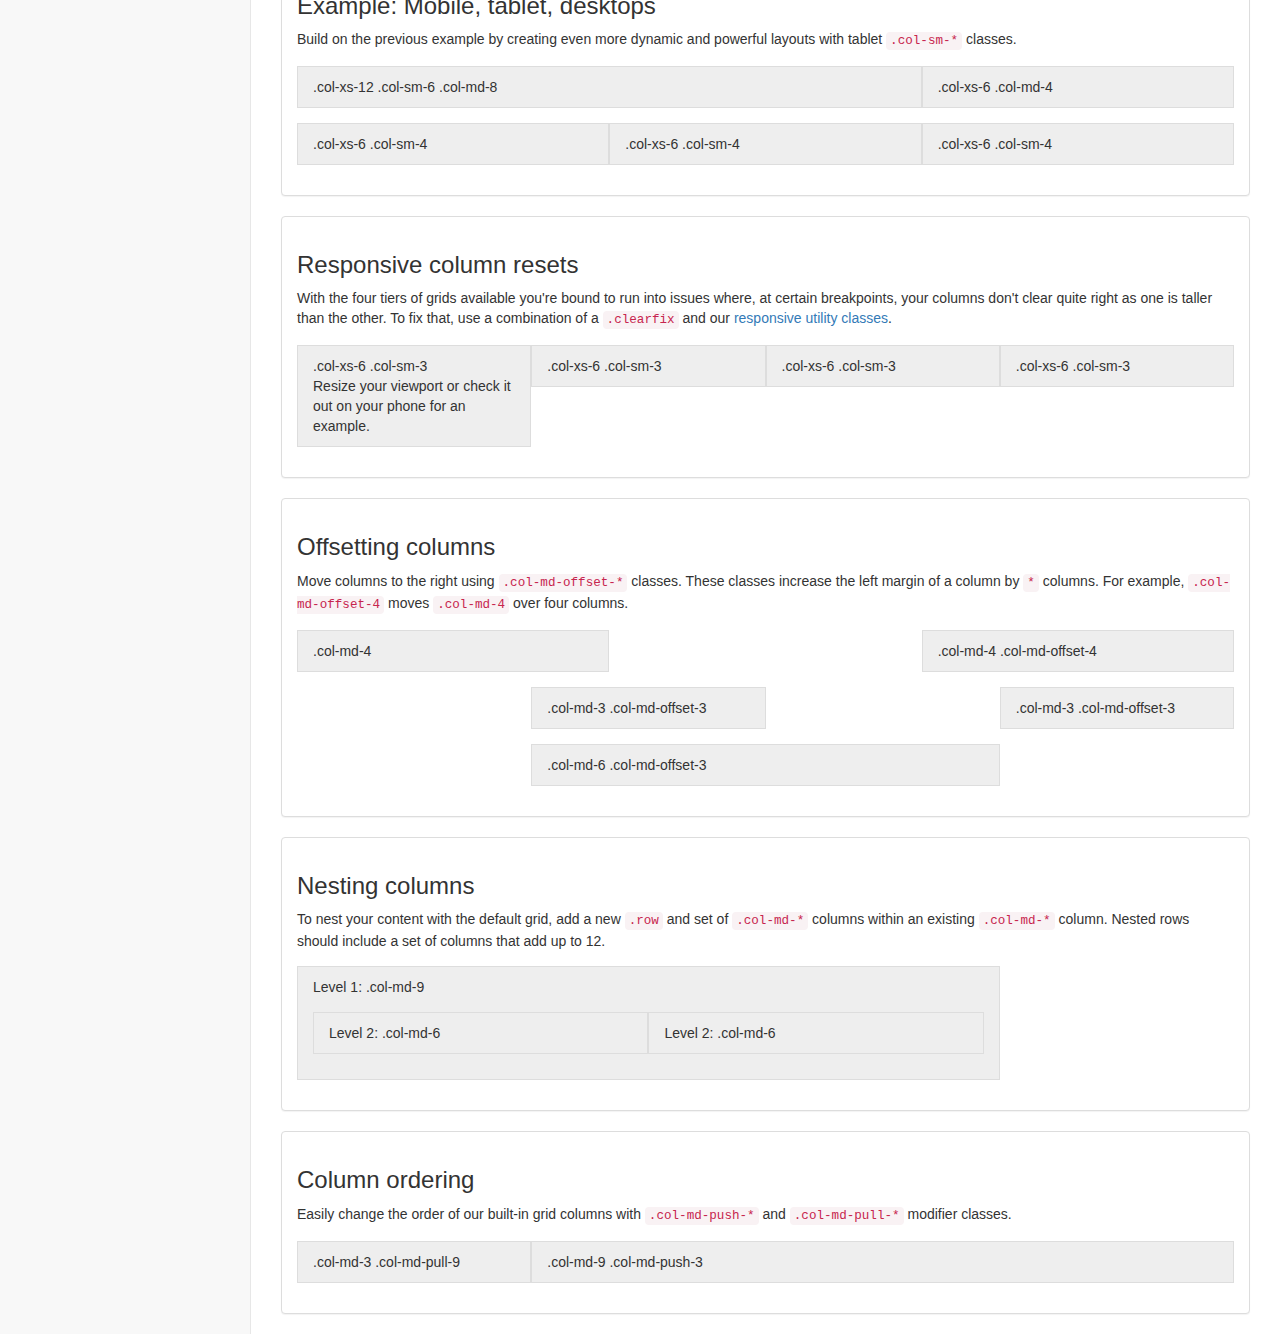
<file: KB2022/wwwroot/sbAdmin2/pages/grid.html>
<!DOCTYPE html>
<html lang="en">

<head>

    <meta charset="utf-8">
    <meta http-equiv="X-UA-Compatible" content="IE=edge">
    <meta name="viewport" content="width=device-width, initial-scale=1">
    <meta name="description" content="">
    <meta name="author" content="">

    <title>SB Admin 2 - Bootstrap Admin Theme</title>

    <!-- Bootstrap Core CSS -->
    <link href="../vendor/bootstrap/css/bootstrap.min.css" rel="stylesheet">

    <!-- MetisMenu CSS -->
    <link href="../vendor/metisMenu/metisMenu.min.css" rel="stylesheet">

    <!-- Custom CSS -->
    <link href="../dist/css/sb-admin-2.css" rel="stylesheet">

    <!-- Custom Fonts -->
    <link href="../vendor/font-awesome/css/font-awesome.min.css" rel="stylesheet" type="text/css">

    <!-- HTML5 Shim and Respond.js IE8 support of HTML5 elements and media queries -->
    <!-- WARNING: Respond.js doesn't work if you view the page via file:// -->
    <!--[if lt IE 9]>
        <script src="https://oss.maxcdn.com/libs/html5shiv/3.7.0/html5shiv.js"></script>
        <script src="https://oss.maxcdn.com/libs/respond.js/1.4.2/respond.min.js"></script>
    <![endif]-->

</head>

<body>

    <div id="wrapper">

        <!-- Navigation -->
        <nav class="navbar navbar-default navbar-static-top" role="navigation" style="margin-bottom: 0">
            <div class="navbar-header">
                <button type="button" class="navbar-toggle" data-toggle="collapse" data-target=".navbar-collapse">
                    <span class="sr-only">Toggle navigation</span>
                    <span class="icon-bar"></span>
                    <span class="icon-bar"></span>
                    <span class="icon-bar"></span>
                </button>
                <a class="navbar-brand" href="index.html">SB Admin v2.0</a>
            </div>
            <!-- /.navbar-header -->

            <ul class="nav navbar-top-links navbar-right">
                <li class="dropdown">
                    <a class="dropdown-toggle" data-toggle="dropdown" href="#">
                        <i class="fa fa-envelope fa-fw"></i> <i class="fa fa-caret-down"></i>
                    </a>
                    <ul class="dropdown-menu dropdown-messages">
                        <li>
                            <a href="#">
                                <div>
                                    <strong>John Smith</strong>
                                    <span class="pull-right text-muted">
                                        <em>Yesterday</em>
                                    </span>
                                </div>
                                <div>Lorem ipsum dolor sit amet, consectetur adipiscing elit. Pellentesque eleifend...</div>
                            </a>
                        </li>
                        <li class="divider"></li>
                        <li>
                            <a href="#">
                                <div>
                                    <strong>John Smith</strong>
                                    <span class="pull-right text-muted">
                                        <em>Yesterday</em>
                                    </span>
                                </div>
                                <div>Lorem ipsum dolor sit amet, consectetur adipiscing elit. Pellentesque eleifend...</div>
                            </a>
                        </li>
                        <li class="divider"></li>
                        <li>
                            <a href="#">
                                <div>
                                    <strong>John Smith</strong>
                                    <span class="pull-right text-muted">
                                        <em>Yesterday</em>
                                    </span>
                                </div>
                                <div>Lorem ipsum dolor sit amet, consectetur adipiscing elit. Pellentesque eleifend...</div>
                            </a>
                        </li>
                        <li class="divider"></li>
                        <li>
                            <a class="text-center" href="#">
                                <strong>Read All Messages</strong>
                                <i class="fa fa-angle-right"></i>
                            </a>
                        </li>
                    </ul>
                    <!-- /.dropdown-messages -->
                </li>
                <!-- /.dropdown -->
                <li class="dropdown">
                    <a class="dropdown-toggle" data-toggle="dropdown" href="#">
                        <i class="fa fa-tasks fa-fw"></i> <i class="fa fa-caret-down"></i>
                    </a>
                    <ul class="dropdown-menu dropdown-tasks">
                        <li>
                            <a href="#">
                                <div>
                                    <p>
                                        <strong>Task 1</strong>
                                        <span class="pull-right text-muted">40% Complete</span>
                                    </p>
                                    <div class="progress progress-striped active">
                                        <div class="progress-bar progress-bar-success" role="progressbar" aria-valuenow="40" aria-valuemin="0" aria-valuemax="100" style="width: 40%">
                                            <span class="sr-only">40% Complete (success)</span>
                                        </div>
                                    </div>
                                </div>
                            </a>
                        </li>
                        <li class="divider"></li>
                        <li>
                            <a href="#">
                                <div>
                                    <p>
                                        <strong>Task 2</strong>
                                        <span class="pull-right text-muted">20% Complete</span>
                                    </p>
                                    <div class="progress progress-striped active">
                                        <div class="progress-bar progress-bar-info" role="progressbar" aria-valuenow="20" aria-valuemin="0" aria-valuemax="100" style="width: 20%">
                                            <span class="sr-only">20% Complete</span>
                                        </div>
                                    </div>
                                </div>
                            </a>
                        </li>
                        <li class="divider"></li>
                        <li>
                            <a href="#">
                                <div>
                                    <p>
                                        <strong>Task 3</strong>
                                        <span class="pull-right text-muted">60% Complete</span>
                                    </p>
                                    <div class="progress progress-striped active">
                                        <div class="progress-bar progress-bar-warning" role="progressbar" aria-valuenow="60" aria-valuemin="0" aria-valuemax="100" style="width: 60%">
                                            <span class="sr-only">60% Complete (warning)</span>
                                        </div>
                                    </div>
                                </div>
                            </a>
                        </li>
                        <li class="divider"></li>
                        <li>
                            <a href="#">
                                <div>
                                    <p>
                                        <strong>Task 4</strong>
                                        <span class="pull-right text-muted">80% Complete</span>
                                    </p>
                                    <div class="progress progress-striped active">
                                        <div class="progress-bar progress-bar-danger" role="progressbar" aria-valuenow="80" aria-valuemin="0" aria-valuemax="100" style="width: 80%">
                                            <span class="sr-only">80% Complete (danger)</span>
                                        </div>
                                    </div>
                                </div>
                            </a>
                        </li>
                        <li class="divider"></li>
                        <li>
                            <a class="text-center" href="#">
                                <strong>See All Tasks</strong>
                                <i class="fa fa-angle-right"></i>
                            </a>
                        </li>
                    </ul>
                    <!-- /.dropdown-tasks -->
                </li>
                <!-- /.dropdown -->
                <li class="dropdown">
                    <a class="dropdown-toggle" data-toggle="dropdown" href="#">
                        <i class="fa fa-bell fa-fw"></i> <i class="fa fa-caret-down"></i>
                    </a>
                    <ul class="dropdown-menu dropdown-alerts">
                        <li>
                            <a href="#">
                                <div>
                                    <i class="fa fa-comment fa-fw"></i> New Comment
                                    <span class="pull-right text-muted small">4 minutes ago</span>
                                </div>
                            </a>
                        </li>
                        <li class="divider"></li>
                        <li>
                            <a href="#">
                                <div>
                                    <i class="fa fa-twitter fa-fw"></i> 3 New Followers
                                    <span class="pull-right text-muted small">12 minutes ago</span>
                                </div>
                            </a>
                        </li>
                        <li class="divider"></li>
                        <li>
                            <a href="#">
                                <div>
                                    <i class="fa fa-envelope fa-fw"></i> Message Sent
                                    <span class="pull-right text-muted small">4 minutes ago</span>
                                </div>
                            </a>
                        </li>
                        <li class="divider"></li>
                        <li>
                            <a href="#">
                                <div>
                                    <i class="fa fa-tasks fa-fw"></i> New Task
                                    <span class="pull-right text-muted small">4 minutes ago</span>
                                </div>
                            </a>
                        </li>
                        <li class="divider"></li>
                        <li>
                            <a href="#">
                                <div>
                                    <i class="fa fa-upload fa-fw"></i> Server Rebooted
                                    <span class="pull-right text-muted small">4 minutes ago</span>
                                </div>
                            </a>
                        </li>
                        <li class="divider"></li>
                        <li>
                            <a class="text-center" href="#">
                                <strong>See All Alerts</strong>
                                <i class="fa fa-angle-right"></i>
                            </a>
                        </li>
                    </ul>
                    <!-- /.dropdown-alerts -->
                </li>
                <!-- /.dropdown -->
                <li class="dropdown">
                    <a class="dropdown-toggle" data-toggle="dropdown" href="#">
                        <i class="fa fa-user fa-fw"></i> <i class="fa fa-caret-down"></i>
                    </a>
                    <ul class="dropdown-menu dropdown-user">
                        <li><a href="#"><i class="fa fa-user fa-fw"></i> User Profile</a>
                        </li>
                        <li><a href="#"><i class="fa fa-gear fa-fw"></i> Settings</a>
                        </li>
                        <li class="divider"></li>
                        <li><a href="login.html"><i class="fa fa-sign-out fa-fw"></i> Logout</a>
                        </li>
                    </ul>
                    <!-- /.dropdown-user -->
                </li>
                <!-- /.dropdown -->
            </ul>
            <!-- /.navbar-top-links -->

            <div class="navbar-default sidebar" role="navigation">
                <div class="sidebar-nav navbar-collapse">
                    <ul class="nav" id="side-menu">
                        <li class="sidebar-search">
                            <div class="input-group custom-search-form">
                                <input type="text" class="form-control" placeholder="Search...">
                                <span class="input-group-btn">
                                <button class="btn btn-default" type="button">
                                    <i class="fa fa-search"></i>
                                </button>
                            </span>
                            </div>
                            <!-- /input-group -->
                        </li>
                        <li>
                            <a href="index.html"><i class="fa fa-dashboard fa-fw"></i> Dashboard</a>
                        </li>
                        <li>
                            <a href="#"><i class="fa fa-bar-chart-o fa-fw"></i> Charts<span class="fa arrow"></span></a>
                            <ul class="nav nav-second-level">
                                <li>
                                    <a href="flot.html">Flot Charts</a>
                                </li>
                                <li>
                                    <a href="morris.html">Morris.js Charts</a>
                                </li>
                            </ul>
                            <!-- /.nav-second-level -->
                        </li>
                        <li>
                            <a href="tables.html"><i class="fa fa-table fa-fw"></i> Tables</a>
                        </li>
                        <li>
                            <a href="forms.html"><i class="fa fa-edit fa-fw"></i> Forms</a>
                        </li>
                        <li>
                            <a href="#"><i class="fa fa-wrench fa-fw"></i> UI Elements<span class="fa arrow"></span></a>
                            <ul class="nav nav-second-level">
                                <li>
                                    <a href="panels-wells.html">Panels and Wells</a>
                                </li>
                                <li>
                                    <a href="buttons.html">Buttons</a>
                                </li>
                                <li>
                                    <a href="notifications.html">Notifications</a>
                                </li>
                                <li>
                                    <a href="typography.html">Typography</a>
                                </li>
                                <li>
                                    <a href="icons.html"> Icons</a>
                                </li>
                                <li>
                                    <a href="grid.html">Grid</a>
                                </li>
                            </ul>
                            <!-- /.nav-second-level -->
                        </li>
                        <li>
                            <a href="#"><i class="fa fa-sitemap fa-fw"></i> Multi-Level Dropdown<span class="fa arrow"></span></a>
                            <ul class="nav nav-second-level">
                                <li>
                                    <a href="#">Second Level Item</a>
                                </li>
                                <li>
                                    <a href="#">Second Level Item</a>
                                </li>
                                <li>
                                    <a href="#">Third Level <span class="fa arrow"></span></a>
                                    <ul class="nav nav-third-level">
                                        <li>
                                            <a href="#">Third Level Item</a>
                                        </li>
                                        <li>
                                            <a href="#">Third Level Item</a>
                                        </li>
                                        <li>
                                            <a href="#">Third Level Item</a>
                                        </li>
                                        <li>
                                            <a href="#">Third Level Item</a>
                                        </li>
                                    </ul>
                                    <!-- /.nav-third-level -->
                                </li>
                            </ul>
                            <!-- /.nav-second-level -->
                        </li>
                        <li>
                            <a href="#"><i class="fa fa-files-o fa-fw"></i> Sample Pages<span class="fa arrow"></span></a>
                            <ul class="nav nav-second-level">
                                <li>
                                    <a href="blank.html">Blank Page</a>
                                </li>
                                <li>
                                    <a href="login.html">Login Page</a>
                                </li>
                            </ul>
                            <!-- /.nav-second-level -->
                        </li>
                    </ul>
                </div>
                <!-- /.sidebar-collapse -->
            </div>
            <!-- /.navbar-static-side -->
        </nav>

        <div id="page-wrapper">
            <div class="row">
                <div class="col-lg-12">
                    <h1 class="page-header">Grid</h1>
                </div>
                <!-- /.col-lg-12 -->
            </div>
            <!-- /.row -->
            <div class="row">
                <div class="col-lg-12">
                    <div class="panel panel-default">
                        <div class="panel-body">
                            <h3>Grid options</h3>
                            <p>See how aspects of the Bootstrap grid system work across multiple devices with a handy table.</p>
                            <div class="table-responsive">
                                <table class="table table-bordered table-striped">
                                    <thead>
                                        <tr>
                                            <th></th>
                                            <th>
                                                Extra small devices
                                                <small>Phones (&lt;768px)</small>
                                            </th>
                                            <th>
                                                Small devices
                                                <small>Tablets (&ge;768px)</small>
                                            </th>
                                            <th>
                                                Medium devices
                                                <small>Desktops (&ge;992px)</small>
                                            </th>
                                            <th>
                                                Large devices
                                                <small>Desktops (&ge;1200px)</small>
                                            </th>
                                        </tr>
                                    </thead>
                                    <tbody>
                                        <tr>
                                            <th>Grid behavior</th>
                                            <td>Horizontal at all times</td>
                                            <td colspan="3">Collapsed to start, horizontal above breakpoints</td>
                                        </tr>
                                        <tr>
                                            <th>Max container width</th>
                                            <td>None (auto)</td>
                                            <td>750px</td>
                                            <td>970px</td>
                                            <td>1170px</td>
                                        </tr>
                                        <tr>
                                            <th>Class prefix</th>
                                            <td>
                                                <code>.col-xs-</code>
                                            </td>
                                            <td>
                                                <code>.col-sm-</code>
                                            </td>
                                            <td>
                                                <code>.col-md-</code>
                                            </td>
                                            <td>
                                                <code>.col-lg-</code>
                                            </td>
                                        </tr>
                                        <tr>
                                            <th># of columns</th>
                                            <td colspan="4">12</td>
                                        </tr>
                                        <tr>
                                            <th>Max column width</th>
                                            <td class="text-muted">Auto</td>
                                            <td>60px</td>
                                            <td>78px</td>
                                            <td>95px</td>
                                        </tr>
                                        <tr>
                                            <th>Gutter width</th>
                                            <td colspan="4">30px (15px on each side of a column)</td>
                                        </tr>
                                        <tr>
                                            <th>Nestable</th>
                                            <td colspan="4">Yes</td>
                                        </tr>
                                        <tr>
                                            <th>Offsets</th>
                                            <td colspan="4">Yes</td>
                                        </tr>
                                        <tr>
                                            <th>Column ordering</th>
                                            <td colspan="4">Yes</td>
                                        </tr>
                                    </tbody>
                                </table>
                            </div>
                            <p>Grid classes apply to devices with screen widths greater than or equal to the breakpoint sizes, and override grid classes targeted at smaller devices. Therefore, applying any
                                <code>.col-md-</code> class to an element will not only affect its styling on medium devices but also on large devices if a
                                <code>.col-lg-</code> class is not present.</p>
                        </div>
                    </div>
                </div>
                <!-- /.col-lg-12 -->
            </div>
            <!-- /.row -->

            <div class="row">
                <div class="col-lg-12">
                    <div class="panel panel-default">
                        <div class="panel-body">
                            <h3>Example: Stacked-to-horizontal</h3>
                            <p>Using a single set of
                                <code>.col-md-*</code> grid classes, you can create a default grid system that starts out stacked on mobile devices and tablet devices (the extra small to small range) before becoming horizontal on desktop (medium) devices. Place grid columns in any
                                <code>.row</code>.</p>
                            <div class="row show-grid">
                                <div class="col-md-1">.col-md-1</div>
                                <div class="col-md-1">.col-md-1</div>
                                <div class="col-md-1">.col-md-1</div>
                                <div class="col-md-1">.col-md-1</div>
                                <div class="col-md-1">.col-md-1</div>
                                <div class="col-md-1">.col-md-1</div>
                                <div class="col-md-1">.col-md-1</div>
                                <div class="col-md-1">.col-md-1</div>
                                <div class="col-md-1">.col-md-1</div>
                                <div class="col-md-1">.col-md-1</div>
                                <div class="col-md-1">.col-md-1</div>
                                <div class="col-md-1">.col-md-1</div>
                            </div>
                            <div class="row show-grid">
                                <div class="col-md-8">.col-md-8</div>
                                <div class="col-md-4">.col-md-4</div>
                            </div>
                            <div class="row show-grid">
                                <div class="col-md-4">.col-md-4</div>
                                <div class="col-md-4">.col-md-4</div>
                                <div class="col-md-4">.col-md-4</div>
                            </div>
                            <div class="row show-grid">
                                <div class="col-md-6">.col-md-6</div>
                                <div class="col-md-6">.col-md-6</div>
                            </div>
                        </div>
                    </div>
                </div>
                <!-- /.col-lg-12 -->
            </div>
            <!-- /.row -->

            <div class="row">
                <div class="col-lg-12">
                    <div class="panel panel-default">
                        <div class="panel-body">
                            <h3>Example: Mobile and desktop</h3>
                            <p>Don't want your columns to simply stack in smaller devices? Use the extra small and medium device grid classes by adding
                                <code>.col-xs-*</code>
                                <code>.col-md-*</code> to your columns. See the example below for a better idea of how it all works.</p>
                            <div class="row show-grid">
                                <div class="col-xs-12 col-md-8">.col-xs-12 .col-md-8</div>
                                <div class="col-xs-6 col-md-4">.col-xs-6 .col-md-4</div>
                            </div>
                            <div class="row show-grid">
                                <div class="col-xs-6 col-md-4">.col-xs-6 .col-md-4</div>
                                <div class="col-xs-6 col-md-4">.col-xs-6 .col-md-4</div>
                                <div class="col-xs-6 col-md-4">.col-xs-6 .col-md-4</div>
                            </div>
                            <div class="row show-grid">
                                <div class="col-xs-6">.col-xs-6</div>
                                <div class="col-xs-6">.col-xs-6</div>
                            </div>
                        </div>
                    </div>
                </div>
                <!-- /.col-lg-12 -->
            </div>
            <!-- /.row -->

            <div class="row">
                <div class="col-lg-12">
                    <div class="panel panel-default">
                        <div class="panel-body">
                            <h3>Example: Mobile, tablet, desktops</h3>
                            <p>Build on the previous example by creating even more dynamic and powerful layouts with tablet
                                <code>.col-sm-*</code> classes.</p>
                            <div class="row show-grid">
                                <div class="col-xs-12 col-sm-6 col-md-8">.col-xs-12 .col-sm-6 .col-md-8</div>
                                <div class="col-xs-6 col-md-4">.col-xs-6 .col-md-4</div>
                            </div>
                            <div class="row show-grid">
                                <div class="col-xs-6 col-sm-4">.col-xs-6 .col-sm-4</div>
                                <div class="col-xs-6 col-sm-4">.col-xs-6 .col-sm-4</div>
                                <!-- Optional: clear the XS cols if their content doesn't match in height -->
                                <div class="clearfix visible-xs"></div>
                                <div class="col-xs-6 col-sm-4">.col-xs-6 .col-sm-4</div>
                            </div>
                        </div>
                    </div>
                </div>
                <!-- /.col-lg-12 -->
            </div>
            <!-- /.row -->

            <div class="row">
                <div class="col-lg-12">
                    <div class="panel panel-default">
                        <div class="panel-body">
                            <h3 id="grid-responsive-resets">Responsive column resets</h3>
                            <p>With the four tiers of grids available you're bound to run into issues where, at certain breakpoints, your columns don't clear quite right as one is taller than the other. To fix that, use a combination of a
                                <code>.clearfix</code> and our <a href="#responsive-utilities">responsive utility classes</a>.</p>
                            <div class="row show-grid">
                                <div class="col-xs-6 col-sm-3">
                                    .col-xs-6 .col-sm-3
                                    <br>Resize your viewport or check it out on your phone for an example.
                                </div>
                                <div class="col-xs-6 col-sm-3">.col-xs-6 .col-sm-3</div>

                                <!-- Add the extra clearfix for only the required viewport -->
                                <div class="clearfix visible-xs"></div>

                                <div class="col-xs-6 col-sm-3">.col-xs-6 .col-sm-3</div>
                                <div class="col-xs-6 col-sm-3">.col-xs-6 .col-sm-3</div>
                            </div>
                        </div>
                    </div>
                </div>
                <!-- /.col-lg-12 -->
            </div>
            <!-- /.row -->

            <div class="row">
                <div class="col-lg-12">
                    <div class="panel panel-default">
                        <div class="panel-body">
                            <h3 id="grid-offsetting">Offsetting columns</h3>
                            <p>Move columns to the right using
                                <code>.col-md-offset-*</code> classes. These classes increase the left margin of a column by
                                <code>*</code> columns. For example,
                                <code>.col-md-offset-4</code> moves
                                <code>.col-md-4</code> over four columns.</p>
                            <div class="row show-grid">
                                <div class="col-md-4">.col-md-4</div>
                                <div class="col-md-4 col-md-offset-4">.col-md-4 .col-md-offset-4</div>
                            </div>
                            <div class="row show-grid">
                                <div class="col-md-3 col-md-offset-3">.col-md-3 .col-md-offset-3</div>
                                <div class="col-md-3 col-md-offset-3">.col-md-3 .col-md-offset-3</div>
                            </div>
                            <div class="row show-grid">
                                <div class="col-md-6 col-md-offset-3">.col-md-6 .col-md-offset-3</div>
                            </div>
                        </div>
                    </div>
                </div>
                <!-- /.col-lg-12 -->
            </div>
            <!-- /.row -->

            <div class="row">
                <div class="col-lg-12">
                    <div class="panel panel-default">
                        <div class="panel-body">
                            <h3 id="grid-nesting">Nesting columns</h3>
                            <p>To nest your content with the default grid, add a new
                                <code>.row</code> and set of
                                <code>.col-md-*</code> columns within an existing
                                <code>.col-md-*</code> column. Nested rows should include a set of columns that add up to 12.</p>
                            <div class="row show-grid">
                                <div class="col-md-9">
                                    Level 1: .col-md-9
                                    <div class="row show-grid">
                                        <div class="col-md-6">
                                            Level 2: .col-md-6
                                        </div>
                                        <div class="col-md-6">
                                            Level 2: .col-md-6
                                        </div>
                                    </div>
                                </div>
                            </div>
                        </div>
                    </div>
                </div>
                <!-- /.col-lg-12 -->
            </div>
            <!-- /.row -->

            <div class="row">
                <div class="col-lg-12">
                    <div class="panel panel-default">
                        <div class="panel-body">
                            <h3 id="grid-column-ordering">Column ordering</h3>
                            <p>Easily change the order of our built-in grid columns with
                                <code>.col-md-push-*</code> and
                                <code>.col-md-pull-*</code> modifier classes.</p>
                            <div class="row show-grid">
                                <div class="col-md-9 col-md-push-3">.col-md-9 .col-md-push-3</div>
                                <div class="col-md-3 col-md-pull-9">.col-md-3 .col-md-pull-9</div>
                            </div>
                        </div>
                    </div>
                </div>
                <!-- /.col-lg-12 -->
            </div>
            <!-- /.row -->

        </div>
        <!-- /#page-wrapper -->

    </div>
    <!-- /#wrapper -->

    <!-- jQuery -->
    <script src="../vendor/jquery/jquery.min.js"></script>

    <!-- Bootstrap Core JavaScript -->
    <script src="../vendor/bootstrap/js/bootstrap.min.js"></script>

    <!-- Metis Menu Plugin JavaScript -->
    <script src="../vendor/metisMenu/metisMenu.min.js"></script>

    <!-- Custom Theme JavaScript -->
    <script src="../dist/js/sb-admin-2.js"></script>

</body>

</html>
</file>
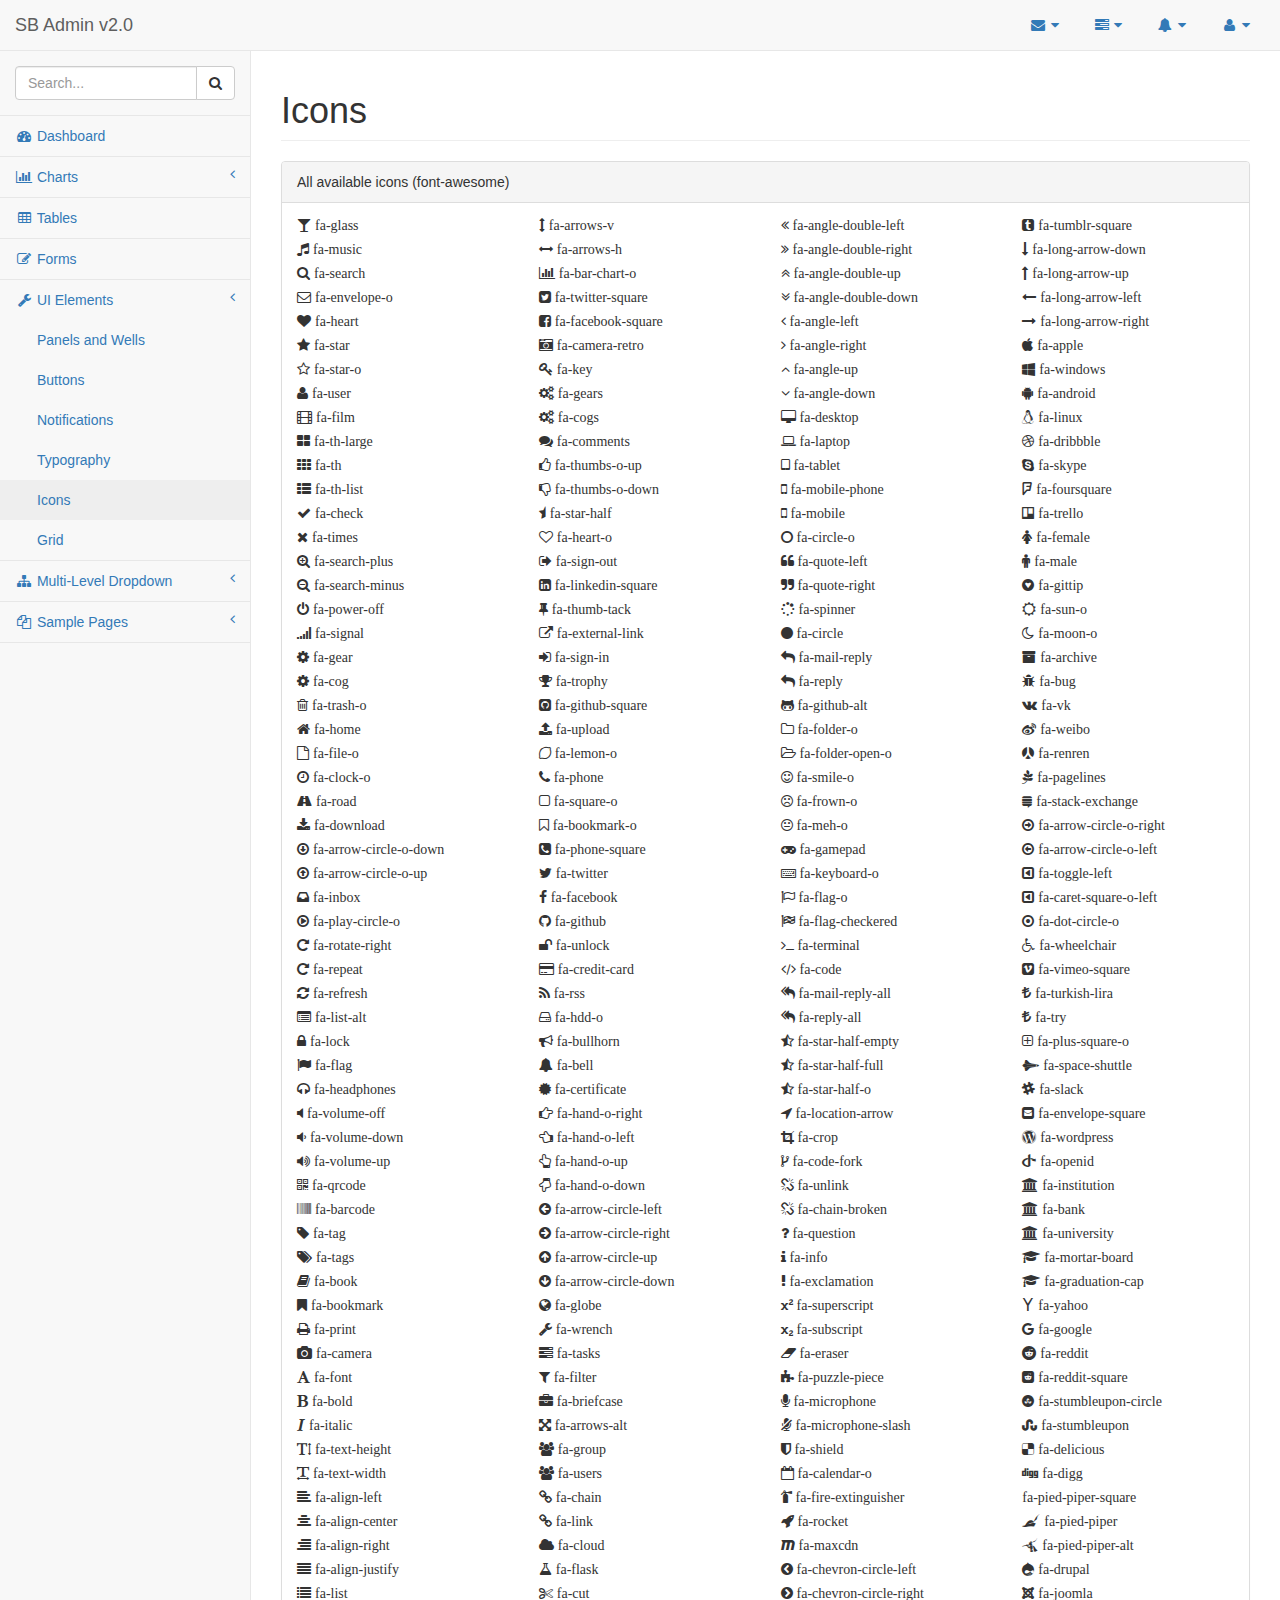
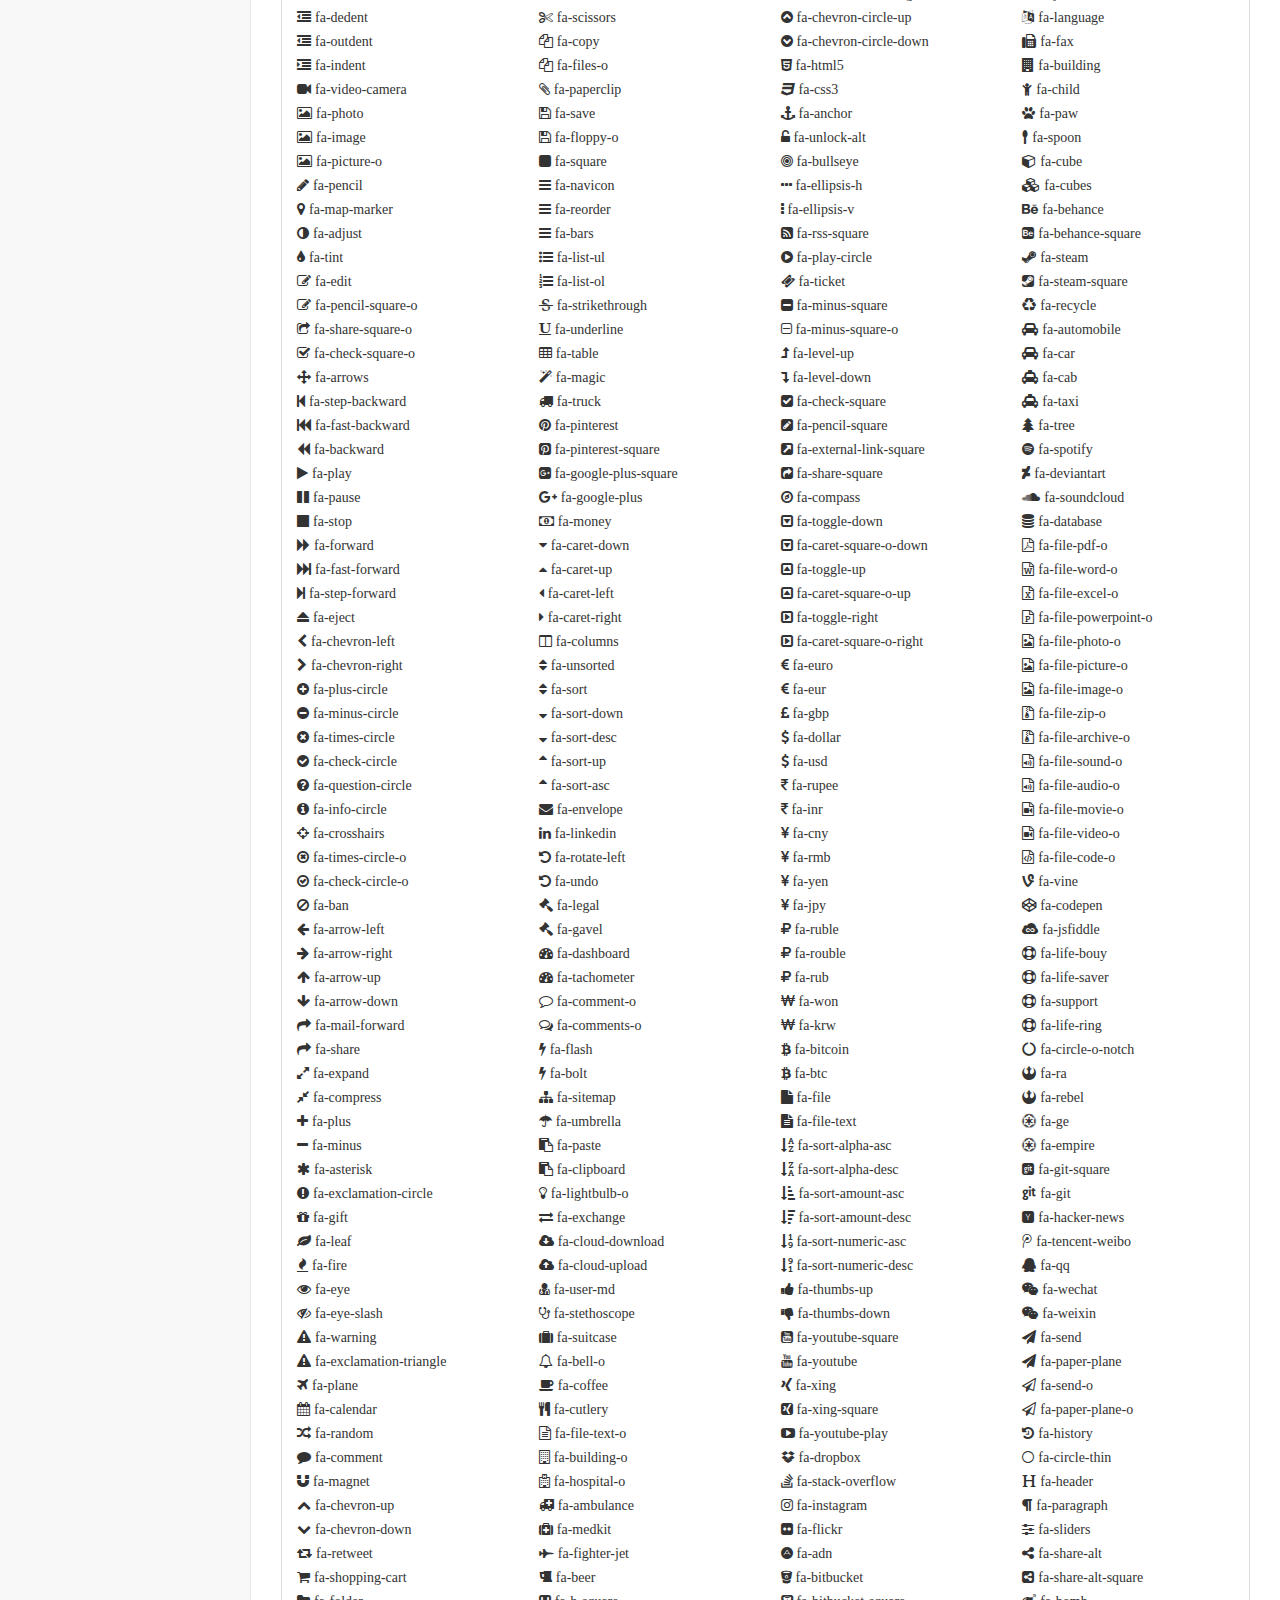
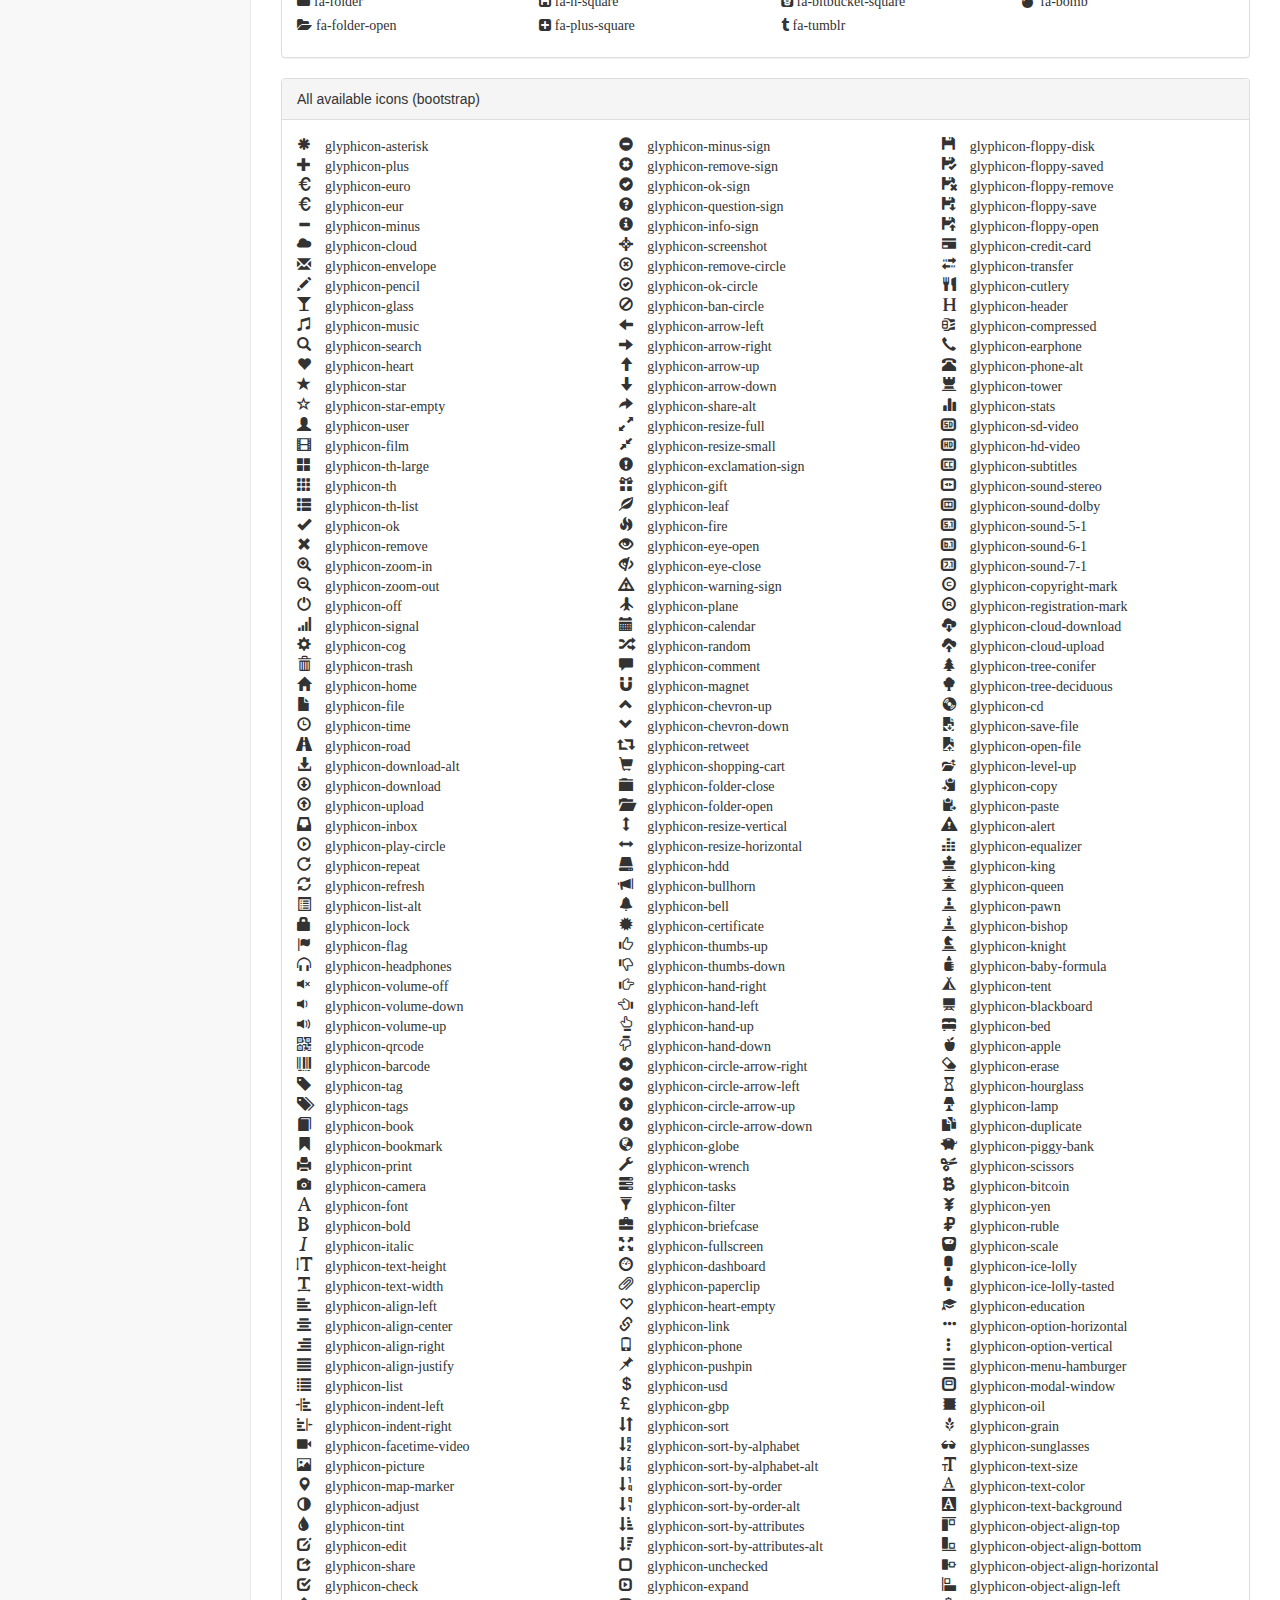
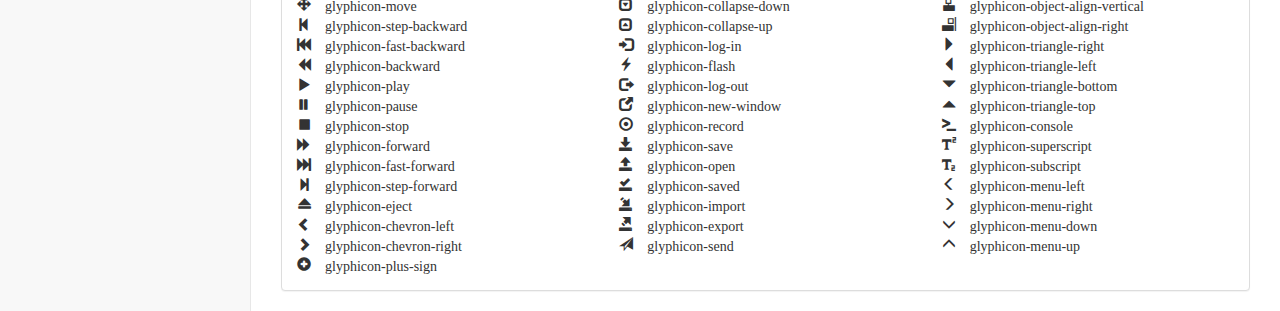
<file: KB2022/wwwroot/sbAdmin2/pages/icons.html>
<!DOCTYPE html>
<html lang="en">

<head>

    <meta charset="utf-8">
    <meta http-equiv="X-UA-Compatible" content="IE=edge">
    <meta name="viewport" content="width=device-width, initial-scale=1">
    <meta name="description" content="">
    <meta name="author" content="">

    <title>SB Admin 2 - Bootstrap Admin Theme</title>

    <!-- Bootstrap Core CSS -->
    <link href="../vendor/bootstrap/css/bootstrap.min.css" rel="stylesheet">

    <!-- MetisMenu CSS -->
    <link href="../vendor/metisMenu/metisMenu.min.css" rel="stylesheet">

    <!-- Custom CSS -->
    <link href="../dist/css/sb-admin-2.css" rel="stylesheet">

    <!-- Custom Fonts -->
    <link href="../vendor/font-awesome/css/font-awesome.min.css" rel="stylesheet" type="text/css">

    <!-- HTML5 Shim and Respond.js IE8 support of HTML5 elements and media queries -->
    <!-- WARNING: Respond.js doesn't work if you view the page via file:// -->
    <!--[if lt IE 9]>
        <script src="https://oss.maxcdn.com/libs/html5shiv/3.7.0/html5shiv.js"></script>
        <script src="https://oss.maxcdn.com/libs/respond.js/1.4.2/respond.min.js"></script>
    <![endif]-->

</head>

<body>

    <div id="wrapper">

        <!-- Navigation -->
        <nav class="navbar navbar-default navbar-static-top" role="navigation" style="margin-bottom: 0">
            <div class="navbar-header">
                <button type="button" class="navbar-toggle" data-toggle="collapse" data-target=".navbar-collapse">
                    <span class="sr-only">Toggle navigation</span>
                    <span class="icon-bar"></span>
                    <span class="icon-bar"></span>
                    <span class="icon-bar"></span>
                </button>
                <a class="navbar-brand" href="index.html">SB Admin v2.0</a>
            </div>
            <!-- /.navbar-header -->

            <ul class="nav navbar-top-links navbar-right">
                <li class="dropdown">
                    <a class="dropdown-toggle" data-toggle="dropdown" href="#">
                        <i class="fa fa-envelope fa-fw"></i> <i class="fa fa-caret-down"></i>
                    </a>
                    <ul class="dropdown-menu dropdown-messages">
                        <li>
                            <a href="#">
                                <div>
                                    <strong>John Smith</strong>
                                    <span class="pull-right text-muted">
                                            <em>Yesterday</em>
                                        </span>
                                </div>
                                <div>Lorem ipsum dolor sit amet, consectetur adipiscing elit. Pellentesque eleifend...</div>
                            </a>
                        </li>
                        <li class="divider"></li>
                        <li>
                            <a href="#">
                                <div>
                                    <strong>John Smith</strong>
                                    <span class="pull-right text-muted">
                                            <em>Yesterday</em>
                                        </span>
                                </div>
                                <div>Lorem ipsum dolor sit amet, consectetur adipiscing elit. Pellentesque eleifend...</div>
                            </a>
                        </li>
                        <li class="divider"></li>
                        <li>
                            <a href="#">
                                <div>
                                    <strong>John Smith</strong>
                                    <span class="pull-right text-muted">
                                            <em>Yesterday</em>
                                        </span>
                                </div>
                                <div>Lorem ipsum dolor sit amet, consectetur adipiscing elit. Pellentesque eleifend...</div>
                            </a>
                        </li>
                        <li class="divider"></li>
                        <li>
                            <a class="text-center" href="#">
                                <strong>Read All Messages</strong>
                                <i class="fa fa-angle-right"></i>
                            </a>
                        </li>
                    </ul>
                    <!-- /.dropdown-messages -->
                </li>
                <!-- /.dropdown -->
                <li class="dropdown">
                    <a class="dropdown-toggle" data-toggle="dropdown" href="#">
                        <i class="fa fa-tasks fa-fw"></i> <i class="fa fa-caret-down"></i>
                    </a>
                    <ul class="dropdown-menu dropdown-tasks">
                        <li>
                            <a href="#">
                                <div>
                                    <p>
                                        <strong>Task 1</strong>
                                        <span class="pull-right text-muted">40% Complete</span>
                                    </p>
                                    <div class="progress progress-striped active">
                                        <div class="progress-bar progress-bar-success" role="progressbar" aria-valuenow="40" aria-valuemin="0" aria-valuemax="100" style="width: 40%">
                                            <span class="sr-only">40% Complete (success)</span>
                                        </div>
                                    </div>
                                </div>
                            </a>
                        </li>
                        <li class="divider"></li>
                        <li>
                            <a href="#">
                                <div>
                                    <p>
                                        <strong>Task 2</strong>
                                        <span class="pull-right text-muted">20% Complete</span>
                                    </p>
                                    <div class="progress progress-striped active">
                                        <div class="progress-bar progress-bar-info" role="progressbar" aria-valuenow="20" aria-valuemin="0" aria-valuemax="100" style="width: 20%">
                                            <span class="sr-only">20% Complete</span>
                                        </div>
                                    </div>
                                </div>
                            </a>
                        </li>
                        <li class="divider"></li>
                        <li>
                            <a href="#">
                                <div>
                                    <p>
                                        <strong>Task 3</strong>
                                        <span class="pull-right text-muted">60% Complete</span>
                                    </p>
                                    <div class="progress progress-striped active">
                                        <div class="progress-bar progress-bar-warning" role="progressbar" aria-valuenow="60" aria-valuemin="0" aria-valuemax="100" style="width: 60%">
                                            <span class="sr-only">60% Complete (warning)</span>
                                        </div>
                                    </div>
                                </div>
                            </a>
                        </li>
                        <li class="divider"></li>
                        <li>
                            <a href="#">
                                <div>
                                    <p>
                                        <strong>Task 4</strong>
                                        <span class="pull-right text-muted">80% Complete</span>
                                    </p>
                                    <div class="progress progress-striped active">
                                        <div class="progress-bar progress-bar-danger" role="progressbar" aria-valuenow="80" aria-valuemin="0" aria-valuemax="100" style="width: 80%">
                                            <span class="sr-only">80% Complete (danger)</span>
                                        </div>
                                    </div>
                                </div>
                            </a>
                        </li>
                        <li class="divider"></li>
                        <li>
                            <a class="text-center" href="#">
                                <strong>See All Tasks</strong>
                                <i class="fa fa-angle-right"></i>
                            </a>
                        </li>
                    </ul>
                    <!-- /.dropdown-tasks -->
                </li>
                <!-- /.dropdown -->
                <li class="dropdown">
                    <a class="dropdown-toggle" data-toggle="dropdown" href="#">
                        <i class="fa fa-bell fa-fw"></i> <i class="fa fa-caret-down"></i>
                    </a>
                    <ul class="dropdown-menu dropdown-alerts">
                        <li>
                            <a href="#">
                                <div>
                                    <i class="fa fa-comment fa-fw"></i> New Comment
                                    <span class="pull-right text-muted small">4 minutes ago</span>
                                </div>
                            </a>
                        </li>
                        <li class="divider"></li>
                        <li>
                            <a href="#">
                                <div>
                                    <i class="fa fa-twitter fa-fw"></i> 3 New Followers
                                    <span class="pull-right text-muted small">12 minutes ago</span>
                                </div>
                            </a>
                        </li>
                        <li class="divider"></li>
                        <li>
                            <a href="#">
                                <div>
                                    <i class="fa fa-envelope fa-fw"></i> Message Sent
                                    <span class="pull-right text-muted small">4 minutes ago</span>
                                </div>
                            </a>
                        </li>
                        <li class="divider"></li>
                        <li>
                            <a href="#">
                                <div>
                                    <i class="fa fa-tasks fa-fw"></i> New Task
                                    <span class="pull-right text-muted small">4 minutes ago</span>
                                </div>
                            </a>
                        </li>
                        <li class="divider"></li>
                        <li>
                            <a href="#">
                                <div>
                                    <i class="fa fa-upload fa-fw"></i> Server Rebooted
                                    <span class="pull-right text-muted small">4 minutes ago</span>
                                </div>
                            </a>
                        </li>
                        <li class="divider"></li>
                        <li>
                            <a class="text-center" href="#">
                                <strong>See All Alerts</strong>
                                <i class="fa fa-angle-right"></i>
                            </a>
                        </li>
                    </ul>
                    <!-- /.dropdown-alerts -->
                </li>
                <!-- /.dropdown -->
                <li class="dropdown">
                    <a class="dropdown-toggle" data-toggle="dropdown" href="#">
                        <i class="fa fa-user fa-fw"></i> <i class="fa fa-caret-down"></i>
                    </a>
                    <ul class="dropdown-menu dropdown-user">
                        <li><a href="#"><i class="fa fa-user fa-fw"></i> User Profile</a>
                        </li>
                        <li><a href="#"><i class="fa fa-gear fa-fw"></i> Settings</a>
                        </li>
                        <li class="divider"></li>
                        <li><a href="login.html"><i class="fa fa-sign-out fa-fw"></i> Logout</a>
                        </li>
                    </ul>
                    <!-- /.dropdown-user -->
                </li>
                <!-- /.dropdown -->
            </ul>
            <!-- /.navbar-top-links -->

            <div class="navbar-default sidebar" role="navigation">
                <div class="sidebar-nav navbar-collapse">
                    <ul class="nav" id="side-menu">
                        <li class="sidebar-search">
                            <div class="input-group custom-search-form">
                                <input type="text" class="form-control" placeholder="Search...">
                                <span class="input-group-btn">
                                    <button class="btn btn-default" type="button">
                                        <i class="fa fa-search"></i>
                                    </button>
                                </span>
                            </div>
                            <!-- /input-group -->
                        </li>
                        <li>
                            <a href="index.html"><i class="fa fa-dashboard fa-fw"></i> Dashboard</a>
                        </li>
                        <li>
                            <a href="#"><i class="fa fa-bar-chart-o fa-fw"></i> Charts<span class="fa arrow"></span></a>
                            <ul class="nav nav-second-level">
                                <li>
                                    <a href="flot.html">Flot Charts</a>
                                </li>
                                <li>
                                    <a href="morris.html">Morris.js Charts</a>
                                </li>
                            </ul>
                            <!-- /.nav-second-level -->
                        </li>
                        <li>
                            <a href="tables.html"><i class="fa fa-table fa-fw"></i> Tables</a>
                        </li>
                        <li>
                            <a href="forms.html"><i class="fa fa-edit fa-fw"></i> Forms</a>
                        </li>
                        <li>
                            <a href="#"><i class="fa fa-wrench fa-fw"></i> UI Elements<span class="fa arrow"></span></a>
                            <ul class="nav nav-second-level">
                                <li>
                                    <a href="panels-wells.html">Panels and Wells</a>
                                </li>
                                <li>
                                    <a href="buttons.html">Buttons</a>
                                </li>
                                <li>
                                    <a href="notifications.html">Notifications</a>
                                </li>
                                <li>
                                    <a href="typography.html">Typography</a>
                                </li>
                                <li>
                                    <a href="icons.html"> Icons</a>
                                </li>
                                <li>
                                    <a href="grid.html">Grid</a>
                                </li>
                            </ul>
                            <!-- /.nav-second-level -->
                        </li>
                        <li>
                            <a href="#"><i class="fa fa-sitemap fa-fw"></i> Multi-Level Dropdown<span class="fa arrow"></span></a>
                            <ul class="nav nav-second-level">
                                <li>
                                    <a href="#">Second Level Item</a>
                                </li>
                                <li>
                                    <a href="#">Second Level Item</a>
                                </li>
                                <li>
                                    <a href="#">Third Level <span class="fa arrow"></span></a>
                                    <ul class="nav nav-third-level">
                                        <li>
                                            <a href="#">Third Level Item</a>
                                        </li>
                                        <li>
                                            <a href="#">Third Level Item</a>
                                        </li>
                                        <li>
                                            <a href="#">Third Level Item</a>
                                        </li>
                                        <li>
                                            <a href="#">Third Level Item</a>
                                        </li>
                                    </ul>
                                    <!-- /.nav-third-level -->
                                </li>
                            </ul>
                            <!-- /.nav-second-level -->
                        </li>
                        <li>
                            <a href="#"><i class="fa fa-files-o fa-fw"></i> Sample Pages<span class="fa arrow"></span></a>
                            <ul class="nav nav-second-level">
                                <li>
                                    <a href="blank.html">Blank Page</a>
                                </li>
                                <li>
                                    <a href="login.html">Login Page</a>
                                </li>
                            </ul>
                            <!-- /.nav-second-level -->
                        </li>
                    </ul>
                </div>
                <!-- /.sidebar-collapse -->
            </div>
            <!-- /.navbar-static-side -->
        </nav>

        <div id="page-wrapper">
            <div class="row">
                <div class="col-lg-12">
                    <h1 class="page-header">Icons</h1>
                </div>
                <!-- /.col-lg-12 -->
            </div>
            <!-- /.row -->
            <div class="row">
                <div class="col-lg-12">
                    <div class="panel panel-default">
                        <div class="panel-heading">
                            All available icons (font-awesome)
                        </div>
                        <div class="panel-body">
                            <div class="row">
                                <div class="fa col-lg-3">
                                    <p class="fa fa-glass"> fa-glass </p>
                                    <br/>
                                    <p class="fa fa-music"> fa-music </p>
                                    <br/>
                                    <p class="fa fa-search"> fa-search </p>
                                    <br/>
                                    <p class="fa fa-envelope-o"> fa-envelope-o </p>
                                    <br/>
                                    <p class="fa fa-heart"> fa-heart </p>
                                    <br/>
                                    <p class="fa fa-star"> fa-star </p>
                                    <br/>
                                    <p class="fa fa-star-o"> fa-star-o </p>
                                    <br/>
                                    <p class="fa fa-user"> fa-user </p>
                                    <br/>
                                    <p class="fa fa-film"> fa-film </p>
                                    <br/>
                                    <p class="fa fa-th-large"> fa-th-large </p>
                                    <br/>
                                    <p class="fa fa-th"> fa-th </p>
                                    <br/>
                                    <p class="fa fa-th-list"> fa-th-list </p>
                                    <br/>
                                    <p class="fa fa-check"> fa-check </p>
                                    <br/>
                                    <p class="fa fa-times"> fa-times </p>
                                    <br/>
                                    <p class="fa fa-search-plus"> fa-search-plus </p>
                                    <br/>
                                    <p class="fa fa-search-minus"> fa-search-minus </p>
                                    <br/>
                                    <p class="fa fa-power-off"> fa-power-off </p>
                                    <br/>
                                    <p class="fa fa-signal"> fa-signal </p>
                                    <br/>
                                    <p class="fa fa-gear"> fa-gear </p>
                                    <br/>
                                    <p class="fa fa-cog"> fa-cog </p>
                                    <br/>
                                    <p class="fa fa-trash-o"> fa-trash-o </p>
                                    <br/>
                                    <p class="fa fa-home"> fa-home </p>
                                    <br/>
                                    <p class="fa fa-file-o"> fa-file-o </p>
                                    <br/>
                                    <p class="fa fa-clock-o"> fa-clock-o </p>
                                    <br/>
                                    <p class="fa fa-road"> fa-road </p>
                                    <br/>
                                    <p class="fa fa-download"> fa-download </p>
                                    <br/>
                                    <p class="fa fa-arrow-circle-o-down"> fa-arrow-circle-o-down </p>
                                    <br/>
                                    <p class="fa fa-arrow-circle-o-up"> fa-arrow-circle-o-up </p>
                                    <br/>
                                    <p class="fa fa-inbox"> fa-inbox </p>
                                    <br/>
                                    <p class="fa fa-play-circle-o"> fa-play-circle-o </p>
                                    <br/>
                                    <p class="fa fa-rotate-right"> fa-rotate-right </p>
                                    <br/>
                                    <p class="fa fa-repeat"> fa-repeat </p>
                                    <br/>
                                    <p class="fa fa-refresh"> fa-refresh </p>
                                    <br/>
                                    <p class="fa fa-list-alt"> fa-list-alt </p>
                                    <br/>
                                    <p class="fa fa-lock"> fa-lock </p>
                                    <br/>
                                    <p class="fa fa-flag"> fa-flag </p>
                                    <br/>
                                    <p class="fa fa-headphones"> fa-headphones </p>
                                    <br/>
                                    <p class="fa fa-volume-off"> fa-volume-off </p>
                                    <br/>
                                    <p class="fa fa-volume-down"> fa-volume-down </p>
                                    <br/>
                                    <p class="fa fa-volume-up"> fa-volume-up </p>
                                    <br/>
                                    <p class="fa fa-qrcode"> fa-qrcode </p>
                                    <br/>
                                    <p class="fa fa-barcode"> fa-barcode </p>
                                    <br/>
                                    <p class="fa fa-tag"> fa-tag </p>
                                    <br/>
                                    <p class="fa fa-tags"> fa-tags </p>
                                    <br/>
                                    <p class="fa fa-book"> fa-book </p>
                                    <br/>
                                    <p class="fa fa-bookmark"> fa-bookmark </p>
                                    <br/>
                                    <p class="fa fa-print"> fa-print </p>
                                    <br/>
                                    <p class="fa fa-camera"> fa-camera </p>
                                    <br/>
                                    <p class="fa fa-font"> fa-font </p>
                                    <br/>
                                    <p class="fa fa-bold"> fa-bold </p>
                                    <br/>
                                    <p class="fa fa-italic"> fa-italic </p>
                                    <br/>
                                    <p class="fa fa-text-height"> fa-text-height </p>
                                    <br/>
                                    <p class="fa fa-text-width"> fa-text-width </p>
                                    <br/>
                                    <p class="fa fa-align-left"> fa-align-left </p>
                                    <br/>
                                    <p class="fa fa-align-center"> fa-align-center </p>
                                    <br/>
                                    <p class="fa fa-align-right"> fa-align-right </p>
                                    <br/>
                                    <p class="fa fa-align-justify"> fa-align-justify </p>
                                    <br/>
                                    <p class="fa fa-list"> fa-list </p>
                                    <br/>
                                    <p class="fa fa-dedent"> fa-dedent </p>
                                    <br/>
                                    <p class="fa fa-outdent"> fa-outdent </p>
                                    <br/>
                                    <p class="fa fa-indent"> fa-indent </p>
                                    <br/>
                                    <p class="fa fa-video-camera"> fa-video-camera </p>
                                    <br/>
                                    <p class="fa fa-photo"> fa-photo </p>
                                    <br/>
                                    <p class="fa fa-image"> fa-image </p>
                                    <br/>
                                    <p class="fa fa-picture-o"> fa-picture-o </p>
                                    <br/>
                                    <p class="fa fa-pencil"> fa-pencil </p>
                                    <br/>
                                    <p class="fa fa-map-marker"> fa-map-marker </p>
                                    <br/>
                                    <p class="fa fa-adjust"> fa-adjust </p>
                                    <br/>
                                    <p class="fa fa-tint"> fa-tint </p>
                                    <br/>
                                    <p class="fa fa-edit"> fa-edit </p>
                                    <br/>
                                    <p class="fa fa-pencil-square-o"> fa-pencil-square-o </p>
                                    <br/>
                                    <p class="fa fa-share-square-o"> fa-share-square-o </p>
                                    <br/>
                                    <p class="fa fa-check-square-o"> fa-check-square-o </p>
                                    <br/>
                                    <p class="fa fa-arrows"> fa-arrows </p>
                                    <br/>
                                    <p class="fa fa-step-backward"> fa-step-backward </p>
                                    <br/>
                                    <p class="fa fa-fast-backward"> fa-fast-backward </p>
                                    <br/>
                                    <p class="fa fa-backward"> fa-backward </p>
                                    <br/>
                                    <p class="fa fa-play"> fa-play </p>
                                    <br/>
                                    <p class="fa fa-pause"> fa-pause </p>
                                    <br/>
                                    <p class="fa fa-stop"> fa-stop </p>
                                    <br/>
                                    <p class="fa fa-forward"> fa-forward </p>
                                    <br/>
                                    <p class="fa fa-fast-forward"> fa-fast-forward </p>
                                    <br/>
                                    <p class="fa fa-step-forward"> fa-step-forward </p>
                                    <br/>
                                    <p class="fa fa-eject"> fa-eject </p>
                                    <br/>
                                    <p class="fa fa-chevron-left"> fa-chevron-left </p>
                                    <br/>
                                    <p class="fa fa-chevron-right"> fa-chevron-right </p>
                                    <br/>
                                    <p class="fa fa-plus-circle"> fa-plus-circle </p>
                                    <br/>
                                    <p class="fa fa-minus-circle"> fa-minus-circle </p>
                                    <br/>
                                    <p class="fa fa-times-circle"> fa-times-circle </p>
                                    <br/>
                                    <p class="fa fa-check-circle"> fa-check-circle </p>
                                    <br/>
                                    <p class="fa fa-question-circle"> fa-question-circle </p>
                                    <br/>
                                    <p class="fa fa-info-circle"> fa-info-circle </p>
                                    <br/>
                                    <p class="fa fa-crosshairs"> fa-crosshairs </p>
                                    <br/>
                                    <p class="fa fa-times-circle-o"> fa-times-circle-o </p>
                                    <br/>
                                    <p class="fa fa-check-circle-o"> fa-check-circle-o </p>
                                    <br/>
                                    <p class="fa fa-ban"> fa-ban </p>
                                    <br/>
                                    <p class="fa fa-arrow-left"> fa-arrow-left </p>
                                    <br/>
                                    <p class="fa fa-arrow-right"> fa-arrow-right </p>
                                    <br/>
                                    <p class="fa fa-arrow-up"> fa-arrow-up </p>
                                    <br/>
                                    <p class="fa fa-arrow-down"> fa-arrow-down </p>
                                    <br/>
                                    <p class="fa fa-mail-forward"> fa-mail-forward </p>
                                    <br/>
                                    <p class="fa fa-share"> fa-share </p>
                                    <br/>
                                    <p class="fa fa-expand"> fa-expand </p>
                                    <br/>
                                    <p class="fa fa-compress"> fa-compress </p>
                                    <br/>
                                    <p class="fa fa-plus"> fa-plus </p>
                                    <br/>
                                    <p class="fa fa-minus"> fa-minus </p>
                                    <br/>
                                    <p class="fa fa-asterisk"> fa-asterisk </p>
                                    <br/>
                                    <p class="fa fa-exclamation-circle"> fa-exclamation-circle </p>
                                    <br/>
                                    <p class="fa fa-gift"> fa-gift </p>
                                    <br/>
                                    <p class="fa fa-leaf"> fa-leaf </p>
                                    <br/>
                                    <p class="fa fa-fire"> fa-fire </p>
                                    <br/>
                                    <p class="fa fa-eye"> fa-eye </p>
                                    <br/>
                                    <p class="fa fa-eye-slash"> fa-eye-slash </p>
                                    <br/>
                                    <p class="fa fa-warning"> fa-warning </p>
                                    <br/>
                                    <p class="fa fa-exclamation-triangle"> fa-exclamation-triangle </p>
                                    <br/>
                                    <p class="fa fa-plane"> fa-plane </p>
                                    <br/>
                                    <p class="fa fa-calendar"> fa-calendar </p>
                                    <br/>
                                    <p class="fa fa-random"> fa-random </p>
                                    <br/>
                                    <p class="fa fa-comment"> fa-comment </p>
                                    <br/>
                                    <p class="fa fa-magnet"> fa-magnet </p>
                                    <br/>
                                    <p class="fa fa-chevron-up"> fa-chevron-up </p>
                                    <br/>
                                    <p class="fa fa-chevron-down"> fa-chevron-down </p>
                                    <br/>
                                    <p class="fa fa-retweet"> fa-retweet </p>
                                    <br/>
                                    <p class="fa fa-shopping-cart"> fa-shopping-cart </p>
                                    <br/>
                                    <p class="fa fa-folder"> fa-folder </p>
                                    <br/>
                                    <p class="fa fa-folder-open"> fa-folder-open </p>
                                    <br/>
                                </div>
                                <!-- /.col-lg-6 (nested) -->
                                <div class="fa col-lg-3">
                                    <p class="fa fa-arrows-v"> fa-arrows-v </p>
                                    <br/>
                                    <p class="fa fa-arrows-h"> fa-arrows-h </p>
                                    <br/>
                                    <p class="fa fa-bar-chart-o"> fa-bar-chart-o </p>
                                    <br/>
                                    <p class="fa fa-twitter-square"> fa-twitter-square </p>
                                    <br/>
                                    <p class="fa fa-facebook-square"> fa-facebook-square </p>
                                    <br/>
                                    <p class="fa fa-camera-retro"> fa-camera-retro </p>
                                    <br/>
                                    <p class="fa fa-key"> fa-key </p>
                                    <br/>
                                    <p class="fa fa-gears"> fa-gears </p>
                                    <br/>
                                    <p class="fa fa-cogs"> fa-cogs </p>
                                    <br/>
                                    <p class="fa fa-comments"> fa-comments </p>
                                    <br/>
                                    <p class="fa fa-thumbs-o-up"> fa-thumbs-o-up </p>
                                    <br/>
                                    <p class="fa fa-thumbs-o-down"> fa-thumbs-o-down </p>
                                    <br/>
                                    <p class="fa fa-star-half"> fa-star-half </p>
                                    <br/>
                                    <p class="fa fa-heart-o"> fa-heart-o </p>
                                    <br/>
                                    <p class="fa fa-sign-out"> fa-sign-out </p>
                                    <br/>
                                    <p class="fa fa-linkedin-square"> fa-linkedin-square </p>
                                    <br/>
                                    <p class="fa fa-thumb-tack"> fa-thumb-tack </p>
                                    <br/>
                                    <p class="fa fa-external-link"> fa-external-link </p>
                                    <br/>
                                    <p class="fa fa-sign-in"> fa-sign-in </p>
                                    <br/>
                                    <p class="fa fa-trophy"> fa-trophy </p>
                                    <br/>
                                    <p class="fa fa-github-square"> fa-github-square </p>
                                    <br/>
                                    <p class="fa fa-upload"> fa-upload </p>
                                    <br/>
                                    <p class="fa fa-lemon-o"> fa-lemon-o </p>
                                    <br/>
                                    <p class="fa fa-phone"> fa-phone </p>
                                    <br/>
                                    <p class="fa fa-square-o"> fa-square-o </p>
                                    <br/>
                                    <p class="fa fa-bookmark-o"> fa-bookmark-o </p>
                                    <br/>
                                    <p class="fa fa-phone-square"> fa-phone-square </p>
                                    <br/>
                                    <p class="fa fa-twitter"> fa-twitter </p>
                                    <br/>
                                    <p class="fa fa-facebook"> fa-facebook </p>
                                    <br/>
                                    <p class="fa fa-github"> fa-github </p>
                                    <br/>
                                    <p class="fa fa-unlock"> fa-unlock </p>
                                    <br/>
                                    <p class="fa fa-credit-card"> fa-credit-card </p>
                                    <br/>
                                    <p class="fa fa-rss"> fa-rss </p>
                                    <br/>
                                    <p class="fa fa-hdd-o"> fa-hdd-o </p>
                                    <br/>
                                    <p class="fa fa-bullhorn"> fa-bullhorn </p>
                                    <br/>
                                    <p class="fa fa-bell"> fa-bell </p>
                                    <br/>
                                    <p class="fa fa-certificate"> fa-certificate </p>
                                    <br/>
                                    <p class="fa fa-hand-o-right"> fa-hand-o-right </p>
                                    <br/>
                                    <p class="fa fa-hand-o-left"> fa-hand-o-left </p>
                                    <br/>
                                    <p class="fa fa-hand-o-up"> fa-hand-o-up </p>
                                    <br/>
                                    <p class="fa fa-hand-o-down"> fa-hand-o-down </p>
                                    <br/>
                                    <p class="fa fa-arrow-circle-left"> fa-arrow-circle-left </p>
                                    <br/>
                                    <p class="fa fa-arrow-circle-right"> fa-arrow-circle-right </p>
                                    <br/>
                                    <p class="fa fa-arrow-circle-up"> fa-arrow-circle-up </p>
                                    <br/>
                                    <p class="fa fa-arrow-circle-down"> fa-arrow-circle-down </p>
                                    <br/>
                                    <p class="fa fa-globe"> fa-globe </p>
                                    <br/>
                                    <p class="fa fa-wrench"> fa-wrench </p>
                                    <br/>
                                    <p class="fa fa-tasks"> fa-tasks </p>
                                    <br/>
                                    <p class="fa fa-filter"> fa-filter </p>
                                    <br/>
                                    <p class="fa fa-briefcase"> fa-briefcase </p>
                                    <br/>
                                    <p class="fa fa-arrows-alt"> fa-arrows-alt </p>
                                    <br/>
                                    <p class="fa fa-group"> fa-group </p>
                                    <br/>
                                    <p class="fa fa-users"> fa-users </p>
                                    <br/>
                                    <p class="fa fa-chain"> fa-chain </p>
                                    <br/>
                                    <p class="fa fa-link"> fa-link </p>
                                    <br/>
                                    <p class="fa fa-cloud"> fa-cloud </p>
                                    <br/>
                                    <p class="fa fa-flask"> fa-flask </p>
                                    <br/>
                                    <p class="fa fa-cut"> fa-cut </p>
                                    <br/>
                                    <p class="fa fa-scissors"> fa-scissors </p>
                                    <br/>
                                    <p class="fa fa-copy"> fa-copy </p>
                                    <br/>
                                    <p class="fa fa-files-o"> fa-files-o </p>
                                    <br/>
                                    <p class="fa fa-paperclip"> fa-paperclip </p>
                                    <br/>
                                    <p class="fa fa-save"> fa-save </p>
                                    <br/>
                                    <p class="fa fa-floppy-o"> fa-floppy-o </p>
                                    <br/>
                                    <p class="fa fa-square"> fa-square </p>
                                    <br/>
                                    <p class="fa fa-navicon"> fa-navicon </p>
                                    <br/>
                                    <p class="fa fa-reorder"> fa-reorder </p>
                                    <br/>
                                    <p class="fa fa-bars"> fa-bars </p>
                                    <br/>
                                    <p class="fa fa-list-ul"> fa-list-ul </p>
                                    <br/>
                                    <p class="fa fa-list-ol"> fa-list-ol </p>
                                    <br/>
                                    <p class="fa fa-strikethrough"> fa-strikethrough </p>
                                    <br/>
                                    <p class="fa fa-underline"> fa-underline </p>
                                    <br/>
                                    <p class="fa fa-table"> fa-table </p>
                                    <br/>
                                    <p class="fa fa-magic"> fa-magic </p>
                                    <br/>
                                    <p class="fa fa-truck"> fa-truck </p>
                                    <br/>
                                    <p class="fa fa-pinterest"> fa-pinterest </p>
                                    <br/>
                                    <p class="fa fa-pinterest-square"> fa-pinterest-square </p>
                                    <br/>
                                    <p class="fa fa-google-plus-square"> fa-google-plus-square </p>
                                    <br/>
                                    <p class="fa fa-google-plus"> fa-google-plus </p>
                                    <br/>
                                    <p class="fa fa-money"> fa-money </p>
                                    <br/>
                                    <p class="fa fa-caret-down"> fa-caret-down </p>
                                    <br/>
                                    <p class="fa fa-caret-up"> fa-caret-up </p>
                                    <br/>
                                    <p class="fa fa-caret-left"> fa-caret-left </p>
                                    <br/>
                                    <p class="fa fa-caret-right"> fa-caret-right </p>
                                    <br/>
                                    <p class="fa fa-columns"> fa-columns </p>
                                    <br/>
                                    <p class="fa fa-unsorted"> fa-unsorted </p>
                                    <br/>
                                    <p class="fa fa-sort"> fa-sort </p>
                                    <br/>
                                    <p class="fa fa-sort-down"> fa-sort-down </p>
                                    <br/>
                                    <p class="fa fa-sort-desc"> fa-sort-desc </p>
                                    <br/>
                                    <p class="fa fa-sort-up"> fa-sort-up </p>
                                    <br/>
                                    <p class="fa fa-sort-asc"> fa-sort-asc </p>
                                    <br/>
                                    <p class="fa fa-envelope"> fa-envelope </p>
                                    <br/>
                                    <p class="fa fa-linkedin"> fa-linkedin </p>
                                    <br/>
                                    <p class="fa fa-rotate-left"> fa-rotate-left </p>
                                    <br/>
                                    <p class="fa fa-undo"> fa-undo </p>
                                    <br/>
                                    <p class="fa fa-legal"> fa-legal </p>
                                    <br/>
                                    <p class="fa fa-gavel"> fa-gavel </p>
                                    <br/>
                                    <p class="fa fa-dashboard"> fa-dashboard </p>
                                    <br/>
                                    <p class="fa fa-tachometer"> fa-tachometer </p>
                                    <br/>
                                    <p class="fa fa-comment-o"> fa-comment-o </p>
                                    <br/>
                                    <p class="fa fa-comments-o"> fa-comments-o </p>
                                    <br/>
                                    <p class="fa fa-flash"> fa-flash </p>
                                    <br/>
                                    <p class="fa fa-bolt"> fa-bolt </p>
                                    <br/>
                                    <p class="fa fa-sitemap"> fa-sitemap </p>
                                    <br/>
                                    <p class="fa fa-umbrella"> fa-umbrella </p>
                                    <br/>
                                    <p class="fa fa-paste"> fa-paste </p>
                                    <br/>
                                    <p class="fa fa-clipboard"> fa-clipboard </p>
                                    <br/>
                                    <p class="fa fa-lightbulb-o"> fa-lightbulb-o </p>
                                    <br/>
                                    <p class="fa fa-exchange"> fa-exchange </p>
                                    <br/>
                                    <p class="fa fa-cloud-download"> fa-cloud-download </p>
                                    <br/>
                                    <p class="fa fa-cloud-upload"> fa-cloud-upload </p>
                                    <br/>
                                    <p class="fa fa-user-md"> fa-user-md </p>
                                    <br/>
                                    <p class="fa fa-stethoscope"> fa-stethoscope </p>
                                    <br/>
                                    <p class="fa fa-suitcase"> fa-suitcase </p>
                                    <br/>
                                    <p class="fa fa-bell-o"> fa-bell-o </p>
                                    <br/>
                                    <p class="fa fa-coffee"> fa-coffee </p>
                                    <br/>
                                    <p class="fa fa-cutlery"> fa-cutlery </p>
                                    <br/>
                                    <p class="fa fa-file-text-o"> fa-file-text-o </p>
                                    <br/>
                                    <p class="fa fa-building-o"> fa-building-o </p>
                                    <br/>
                                    <p class="fa fa-hospital-o"> fa-hospital-o </p>
                                    <br/>
                                    <p class="fa fa-ambulance"> fa-ambulance </p>
                                    <br/>
                                    <p class="fa fa-medkit"> fa-medkit </p>
                                    <br/>
                                    <p class="fa fa-fighter-jet"> fa-fighter-jet </p>
                                    <br/>
                                    <p class="fa fa-beer"> fa-beer </p>
                                    <br/>
                                    <p class="fa fa-h-square"> fa-h-square </p>
                                    <br/>
                                    <p class="fa fa-plus-square"> fa-plus-square </p>
                                    <br/>
                                </div>
                                <div class="fa col-lg-3">
                                    <p class="fa fa-angle-double-left"> fa-angle-double-left </p>
                                    <br/>
                                    <p class="fa fa-angle-double-right"> fa-angle-double-right </p>
                                    <br/>
                                    <p class="fa fa-angle-double-up"> fa-angle-double-up </p>
                                    <br/>
                                    <p class="fa fa-angle-double-down"> fa-angle-double-down </p>
                                    <br/>
                                    <p class="fa fa-angle-left"> fa-angle-left </p>
                                    <br/>
                                    <p class="fa fa-angle-right"> fa-angle-right </p>
                                    <br/>
                                    <p class="fa fa-angle-up"> fa-angle-up </p>
                                    <br/>
                                    <p class="fa fa-angle-down"> fa-angle-down </p>
                                    <br/>
                                    <p class="fa fa-desktop"> fa-desktop </p>
                                    <br/>
                                    <p class="fa fa-laptop"> fa-laptop </p>
                                    <br/>
                                    <p class="fa fa-tablet"> fa-tablet </p>
                                    <br/>
                                    <p class="fa fa-mobile-phone"> fa-mobile-phone </p>
                                    <br/>
                                    <p class="fa fa-mobile"> fa-mobile </p>
                                    <br/>
                                    <p class="fa fa-circle-o"> fa-circle-o </p>
                                    <br/>
                                    <p class="fa fa-quote-left"> fa-quote-left </p>
                                    <br/>
                                    <p class="fa fa-quote-right"> fa-quote-right </p>
                                    <br/>
                                    <p class="fa fa-spinner"> fa-spinner </p>
                                    <br/>
                                    <p class="fa fa-circle"> fa-circle </p>
                                    <br/>
                                    <p class="fa fa-mail-reply"> fa-mail-reply </p>
                                    <br/>
                                    <p class="fa fa-reply"> fa-reply </p>
                                    <br/>
                                    <p class="fa fa-github-alt"> fa-github-alt </p>
                                    <br/>
                                    <p class="fa fa-folder-o"> fa-folder-o </p>
                                    <br/>
                                    <p class="fa fa-folder-open-o"> fa-folder-open-o </p>
                                    <br/>
                                    <p class="fa fa-smile-o"> fa-smile-o </p>
                                    <br/>
                                    <p class="fa fa-frown-o"> fa-frown-o </p>
                                    <br/>
                                    <p class="fa fa-meh-o"> fa-meh-o </p>
                                    <br/>
                                    <p class="fa fa-gamepad"> fa-gamepad </p>
                                    <br/>
                                    <p class="fa fa-keyboard-o"> fa-keyboard-o </p>
                                    <br/>
                                    <p class="fa fa-flag-o"> fa-flag-o </p>
                                    <br/>
                                    <p class="fa fa-flag-checkered"> fa-flag-checkered </p>
                                    <br/>
                                    <p class="fa fa-terminal"> fa-terminal </p>
                                    <br/>
                                    <p class="fa fa-code"> fa-code </p>
                                    <br/>
                                    <p class="fa fa-mail-reply-all"> fa-mail-reply-all </p>
                                    <br/>
                                    <p class="fa fa-reply-all"> fa-reply-all </p>
                                    <br/>
                                    <p class="fa fa-star-half-empty"> fa-star-half-empty </p>
                                    <br/>
                                    <p class="fa fa-star-half-full"> fa-star-half-full </p>
                                    <br/>
                                    <p class="fa fa-star-half-o"> fa-star-half-o </p>
                                    <br/>
                                    <p class="fa fa-location-arrow"> fa-location-arrow </p>
                                    <br/>
                                    <p class="fa fa-crop"> fa-crop </p>
                                    <br/>
                                    <p class="fa fa-code-fork"> fa-code-fork </p>
                                    <br/>
                                    <p class="fa fa-unlink"> fa-unlink </p>
                                    <br/>
                                    <p class="fa fa-chain-broken"> fa-chain-broken </p>
                                    <br/>
                                    <p class="fa fa-question"> fa-question </p>
                                    <br/>
                                    <p class="fa fa-info"> fa-info </p>
                                    <br/>
                                    <p class="fa fa-exclamation"> fa-exclamation </p>
                                    <br/>
                                    <p class="fa fa-superscript"> fa-superscript </p>
                                    <br/>
                                    <p class="fa fa-subscript"> fa-subscript </p>
                                    <br/>
                                    <p class="fa fa-eraser"> fa-eraser </p>
                                    <br/>
                                    <p class="fa fa-puzzle-piece"> fa-puzzle-piece </p>
                                    <br/>
                                    <p class="fa fa-microphone"> fa-microphone </p>
                                    <br/>
                                    <p class="fa fa-microphone-slash"> fa-microphone-slash </p>
                                    <br/>
                                    <p class="fa fa-shield"> fa-shield </p>
                                    <br/>
                                    <p class="fa fa-calendar-o"> fa-calendar-o </p>
                                    <br/>
                                    <p class="fa fa-fire-extinguisher"> fa-fire-extinguisher </p>
                                    <br/>
                                    <p class="fa fa-rocket"> fa-rocket </p>
                                    <br/>
                                    <p class="fa fa-maxcdn"> fa-maxcdn </p>
                                    <br/>
                                    <p class="fa fa-chevron-circle-left"> fa-chevron-circle-left </p>
                                    <br/>
                                    <p class="fa fa-chevron-circle-right"> fa-chevron-circle-right </p>
                                    <br/>
                                    <p class="fa fa-chevron-circle-up"> fa-chevron-circle-up </p>
                                    <br/>
                                    <p class="fa fa-chevron-circle-down"> fa-chevron-circle-down </p>
                                    <br/>
                                    <p class="fa fa-html5"> fa-html5 </p>
                                    <br/>
                                    <p class="fa fa-css3"> fa-css3 </p>
                                    <br/>
                                    <p class="fa fa-anchor"> fa-anchor </p>
                                    <br/>
                                    <p class="fa fa-unlock-alt"> fa-unlock-alt </p>
                                    <br/>
                                    <p class="fa fa-bullseye"> fa-bullseye </p>
                                    <br/>
                                    <p class="fa fa-ellipsis-h"> fa-ellipsis-h </p>
                                    <br/>
                                    <p class="fa fa-ellipsis-v"> fa-ellipsis-v </p>
                                    <br/>
                                    <p class="fa fa-rss-square"> fa-rss-square </p>
                                    <br/>
                                    <p class="fa fa-play-circle"> fa-play-circle </p>
                                    <br/>
                                    <p class="fa fa-ticket"> fa-ticket </p>
                                    <br/>
                                    <p class="fa fa-minus-square"> fa-minus-square </p>
                                    <br/>
                                    <p class="fa fa-minus-square-o"> fa-minus-square-o </p>
                                    <br/>
                                    <p class="fa fa-level-up"> fa-level-up </p>
                                    <br/>
                                    <p class="fa fa-level-down"> fa-level-down </p>
                                    <br/>
                                    <p class="fa fa-check-square"> fa-check-square </p>
                                    <br/>
                                    <p class="fa fa-pencil-square"> fa-pencil-square </p>
                                    <br/>
                                    <p class="fa fa-external-link-square"> fa-external-link-square </p>
                                    <br/>
                                    <p class="fa fa-share-square"> fa-share-square </p>
                                    <br/>
                                    <p class="fa fa-compass"> fa-compass </p>
                                    <br/>
                                    <p class="fa fa-toggle-down"> fa-toggle-down </p>
                                    <br/>
                                    <p class="fa fa-caret-square-o-down"> fa-caret-square-o-down </p>
                                    <br/>
                                    <p class="fa fa-toggle-up"> fa-toggle-up </p>
                                    <br/>
                                    <p class="fa fa-caret-square-o-up"> fa-caret-square-o-up </p>
                                    <br/>
                                    <p class="fa fa-toggle-right"> fa-toggle-right </p>
                                    <br/>
                                    <p class="fa fa-caret-square-o-right"> fa-caret-square-o-right </p>
                                    <br/>
                                    <p class="fa fa-euro"> fa-euro </p>
                                    <br/>
                                    <p class="fa fa-eur"> fa-eur </p>
                                    <br/>
                                    <p class="fa fa-gbp"> fa-gbp </p>
                                    <br/>
                                    <p class="fa fa-dollar"> fa-dollar </p>
                                    <br/>
                                    <p class="fa fa-usd"> fa-usd </p>
                                    <br/>
                                    <p class="fa fa-rupee"> fa-rupee </p>
                                    <br/>
                                    <p class="fa fa-inr"> fa-inr </p>
                                    <br/>
                                    <p class="fa fa-cny"> fa-cny </p>
                                    <br/>
                                    <p class="fa fa-rmb"> fa-rmb </p>
                                    <br/>
                                    <p class="fa fa-yen"> fa-yen </p>
                                    <br/>
                                    <p class="fa fa-jpy"> fa-jpy </p>
                                    <br/>
                                    <p class="fa fa-ruble"> fa-ruble </p>
                                    <br/>
                                    <p class="fa fa-rouble"> fa-rouble </p>
                                    <br/>
                                    <p class="fa fa-rub"> fa-rub </p>
                                    <br/>
                                    <p class="fa fa-won"> fa-won </p>
                                    <br/>
                                    <p class="fa fa-krw"> fa-krw </p>
                                    <br/>
                                    <p class="fa fa-bitcoin"> fa-bitcoin </p>
                                    <br/>
                                    <p class="fa fa-btc"> fa-btc </p>
                                    <br/>
                                    <p class="fa fa-file"> fa-file </p>
                                    <br/>
                                    <p class="fa fa-file-text"> fa-file-text </p>
                                    <br/>
                                    <p class="fa fa-sort-alpha-asc"> fa-sort-alpha-asc </p>
                                    <br/>
                                    <p class="fa fa-sort-alpha-desc"> fa-sort-alpha-desc </p>
                                    <br/>
                                    <p class="fa fa-sort-amount-asc"> fa-sort-amount-asc </p>
                                    <br/>
                                    <p class="fa fa-sort-amount-desc"> fa-sort-amount-desc </p>
                                    <br/>
                                    <p class="fa fa-sort-numeric-asc"> fa-sort-numeric-asc </p>
                                    <br/>
                                    <p class="fa fa-sort-numeric-desc"> fa-sort-numeric-desc </p>
                                    <br/>
                                    <p class="fa fa-thumbs-up"> fa-thumbs-up </p>
                                    <br/>
                                    <p class="fa fa-thumbs-down"> fa-thumbs-down </p>
                                    <br/>
                                    <p class="fa fa-youtube-square"> fa-youtube-square </p>
                                    <br/>
                                    <p class="fa fa-youtube"> fa-youtube </p>
                                    <br/>
                                    <p class="fa fa-xing"> fa-xing </p>
                                    <br/>
                                    <p class="fa fa-xing-square"> fa-xing-square </p>
                                    <br/>
                                    <p class="fa fa-youtube-play"> fa-youtube-play </p>
                                    <br/>
                                    <p class="fa fa-dropbox"> fa-dropbox </p>
                                    <br/>
                                    <p class="fa fa-stack-overflow"> fa-stack-overflow </p>
                                    <br/>
                                    <p class="fa fa-instagram"> fa-instagram </p>
                                    <br/>
                                    <p class="fa fa-flickr"> fa-flickr </p>
                                    <br/>
                                    <p class="fa fa-adn"> fa-adn </p>
                                    <br/>
                                    <p class="fa fa-bitbucket"> fa-bitbucket </p>
                                    <br/>
                                    <p class="fa fa-bitbucket-square"> fa-bitbucket-square </p>
                                    <br/>
                                    <p class="fa fa-tumblr"> fa-tumblr </p>
                                    <br/>
                                </div>
                                <div class="fa col-lg-3">
                                    <p class="fa fa-tumblr-square"> fa-tumblr-square </p>
                                    <br/>
                                    <p class="fa fa-long-arrow-down"> fa-long-arrow-down </p>
                                    <br/>
                                    <p class="fa fa-long-arrow-up"> fa-long-arrow-up </p>
                                    <br/>
                                    <p class="fa fa-long-arrow-left"> fa-long-arrow-left </p>
                                    <br/>
                                    <p class="fa fa-long-arrow-right"> fa-long-arrow-right </p>
                                    <br/>
                                    <p class="fa fa-apple"> fa-apple </p>
                                    <br/>
                                    <p class="fa fa-windows"> fa-windows </p>
                                    <br/>
                                    <p class="fa fa-android"> fa-android </p>
                                    <br/>
                                    <p class="fa fa-linux"> fa-linux </p>
                                    <br/>
                                    <p class="fa fa-dribbble"> fa-dribbble </p>
                                    <br/>
                                    <p class="fa fa-skype"> fa-skype </p>
                                    <br/>
                                    <p class="fa fa-foursquare"> fa-foursquare </p>
                                    <br/>
                                    <p class="fa fa-trello"> fa-trello </p>
                                    <br/>
                                    <p class="fa fa-female"> fa-female </p>
                                    <br/>
                                    <p class="fa fa-male"> fa-male </p>
                                    <br/>
                                    <p class="fa fa-gittip"> fa-gittip </p>
                                    <br/>
                                    <p class="fa fa-sun-o"> fa-sun-o </p>
                                    <br/>
                                    <p class="fa fa-moon-o"> fa-moon-o </p>
                                    <br/>
                                    <p class="fa fa-archive"> fa-archive </p>
                                    <br/>
                                    <p class="fa fa-bug"> fa-bug </p>
                                    <br/>
                                    <p class="fa fa-vk"> fa-vk </p>
                                    <br/>
                                    <p class="fa fa-weibo"> fa-weibo </p>
                                    <br/>
                                    <p class="fa fa-renren"> fa-renren </p>
                                    <br/>
                                    <p class="fa fa-pagelines"> fa-pagelines </p>
                                    <br/>
                                    <p class="fa fa-stack-exchange"> fa-stack-exchange </p>
                                    <br/>
                                    <p class="fa fa-arrow-circle-o-right"> fa-arrow-circle-o-right </p>
                                    <br/>
                                    <p class="fa fa-arrow-circle-o-left"> fa-arrow-circle-o-left </p>
                                    <br/>
                                    <p class="fa fa-toggle-left"> fa-toggle-left </p>
                                    <br/>
                                    <p class="fa fa-caret-square-o-left"> fa-caret-square-o-left </p>
                                    <br/>
                                    <p class="fa fa-dot-circle-o"> fa-dot-circle-o </p>
                                    <br/>
                                    <p class="fa fa-wheelchair"> fa-wheelchair </p>
                                    <br/>
                                    <p class="fa fa-vimeo-square"> fa-vimeo-square </p>
                                    <br/>
                                    <p class="fa fa-turkish-lira"> fa-turkish-lira </p>
                                    <br/>
                                    <p class="fa fa-try"> fa-try </p>
                                    <br/>
                                    <p class="fa fa-plus-square-o"> fa-plus-square-o </p>
                                    <br/>
                                    <p class="fa fa-space-shuttle"> fa-space-shuttle </p>
                                    <br/>
                                    <p class="fa fa-slack"> fa-slack </p>
                                    <br/>
                                    <p class="fa fa-envelope-square"> fa-envelope-square </p>
                                    <br/>
                                    <p class="fa fa-wordpress"> fa-wordpress </p>
                                    <br/>
                                    <p class="fa fa-openid"> fa-openid </p>
                                    <br/>
                                    <p class="fa fa-institution"> fa-institution </p>
                                    <br/>
                                    <p class="fa fa-bank"> fa-bank </p>
                                    <br/>
                                    <p class="fa fa-university"> fa-university </p>
                                    <br/>
                                    <p class="fa fa-mortar-board"> fa-mortar-board </p>
                                    <br/>
                                    <p class="fa fa-graduation-cap"> fa-graduation-cap </p>
                                    <br/>
                                    <p class="fa fa-yahoo"> fa-yahoo </p>
                                    <br/>
                                    <p class="fa fa-google"> fa-google </p>
                                    <br/>
                                    <p class="fa fa-reddit"> fa-reddit </p>
                                    <br/>
                                    <p class="fa fa-reddit-square"> fa-reddit-square </p>
                                    <br/>
                                    <p class="fa fa-stumbleupon-circle"> fa-stumbleupon-circle </p>
                                    <br/>
                                    <p class="fa fa-stumbleupon"> fa-stumbleupon </p>
                                    <br/>
                                    <p class="fa fa-delicious"> fa-delicious </p>
                                    <br/>
                                    <p class="fa fa-digg"> fa-digg </p>
                                    <br/>
                                    <p class="fa fa-pied-piper-square"> fa-pied-piper-square </p>
                                    <br/>
                                    <p class="fa fa-pied-piper"> fa-pied-piper </p>
                                    <br/>
                                    <p class="fa fa-pied-piper-alt"> fa-pied-piper-alt </p>
                                    <br/>
                                    <p class="fa fa-drupal"> fa-drupal </p>
                                    <br/>
                                    <p class="fa fa-joomla"> fa-joomla </p>
                                    <br/>
                                    <p class="fa fa-language"> fa-language </p>
                                    <br/>
                                    <p class="fa fa-fax"> fa-fax </p>
                                    <br/>
                                    <p class="fa fa-building"> fa-building </p>
                                    <br/>
                                    <p class="fa fa-child"> fa-child </p>
                                    <br/>
                                    <p class="fa fa-paw"> fa-paw </p>
                                    <br/>
                                    <p class="fa fa-spoon"> fa-spoon </p>
                                    <br/>
                                    <p class="fa fa-cube"> fa-cube </p>
                                    <br/>
                                    <p class="fa fa-cubes"> fa-cubes </p>
                                    <br/>
                                    <p class="fa fa-behance"> fa-behance </p>
                                    <br/>
                                    <p class="fa fa-behance-square"> fa-behance-square </p>
                                    <br/>
                                    <p class="fa fa-steam"> fa-steam </p>
                                    <br/>
                                    <p class="fa fa-steam-square"> fa-steam-square </p>
                                    <br/>
                                    <p class="fa fa-recycle"> fa-recycle </p>
                                    <br/>
                                    <p class="fa fa-automobile"> fa-automobile </p>
                                    <br/>
                                    <p class="fa fa-car"> fa-car </p>
                                    <br/>
                                    <p class="fa fa-cab"> fa-cab </p>
                                    <br/>
                                    <p class="fa fa-taxi"> fa-taxi </p>
                                    <br/>
                                    <p class="fa fa-tree"> fa-tree </p>
                                    <br/>
                                    <p class="fa fa-spotify"> fa-spotify </p>
                                    <br/>
                                    <p class="fa fa-deviantart"> fa-deviantart </p>
                                    <br/>
                                    <p class="fa fa-soundcloud"> fa-soundcloud </p>
                                    <br/>
                                    <p class="fa fa-database"> fa-database </p>
                                    <br/>
                                    <p class="fa fa-file-pdf-o"> fa-file-pdf-o </p>
                                    <br/>
                                    <p class="fa fa-file-word-o"> fa-file-word-o </p>
                                    <br/>
                                    <p class="fa fa-file-excel-o"> fa-file-excel-o </p>
                                    <br/>
                                    <p class="fa fa-file-powerpoint-o"> fa-file-powerpoint-o </p>
                                    <br/>
                                    <p class="fa fa-file-photo-o"> fa-file-photo-o </p>
                                    <br/>
                                    <p class="fa fa-file-picture-o"> fa-file-picture-o </p>
                                    <br/>
                                    <p class="fa fa-file-image-o"> fa-file-image-o </p>
                                    <br/>
                                    <p class="fa fa-file-zip-o"> fa-file-zip-o </p>
                                    <br/>
                                    <p class="fa fa-file-archive-o"> fa-file-archive-o </p>
                                    <br/>
                                    <p class="fa fa-file-sound-o"> fa-file-sound-o </p>
                                    <br/>
                                    <p class="fa fa-file-audio-o"> fa-file-audio-o </p>
                                    <br/>
                                    <p class="fa fa-file-movie-o"> fa-file-movie-o </p>
                                    <br/>
                                    <p class="fa fa-file-video-o"> fa-file-video-o </p>
                                    <br/>
                                    <p class="fa fa-file-code-o"> fa-file-code-o </p>
                                    <br/>
                                    <p class="fa fa-vine"> fa-vine </p>
                                    <br/>
                                    <p class="fa fa-codepen"> fa-codepen </p>
                                    <br/>
                                    <p class="fa fa-jsfiddle"> fa-jsfiddle </p>
                                    <br/>
                                    <p class="fa fa-life-bouy"> fa-life-bouy </p>
                                    <br/>
                                    <p class="fa fa-life-saver"> fa-life-saver </p>
                                    <br/>
                                    <p class="fa fa-support"> fa-support </p>
                                    <br/>
                                    <p class="fa fa-life-ring"> fa-life-ring </p>
                                    <br/>
                                    <p class="fa fa-circle-o-notch"> fa-circle-o-notch </p>
                                    <br/>
                                    <p class="fa fa-ra"> fa-ra </p>
                                    <br/>
                                    <p class="fa fa-rebel"> fa-rebel </p>
                                    <br/>
                                    <p class="fa fa-ge"> fa-ge </p>
                                    <br/>
                                    <p class="fa fa-empire"> fa-empire </p>
                                    <br/>
                                    <p class="fa fa-git-square"> fa-git-square </p>
                                    <br/>
                                    <p class="fa fa-git"> fa-git </p>
                                    <br/>
                                    <p class="fa fa-hacker-news"> fa-hacker-news </p>
                                    <br/>
                                    <p class="fa fa-tencent-weibo"> fa-tencent-weibo </p>
                                    <br/>
                                    <p class="fa fa-qq"> fa-qq </p>
                                    <br/>
                                    <p class="fa fa-wechat"> fa-wechat </p>
                                    <br/>
                                    <p class="fa fa-weixin"> fa-weixin </p>
                                    <br/>
                                    <p class="fa fa-send"> fa-send </p>
                                    <br/>
                                    <p class="fa fa-paper-plane"> fa-paper-plane </p>
                                    <br/>
                                    <p class="fa fa-send-o"> fa-send-o </p>
                                    <br/>
                                    <p class="fa fa-paper-plane-o"> fa-paper-plane-o </p>
                                    <br/>
                                    <p class="fa fa-history"> fa-history </p>
                                    <br/>
                                    <p class="fa fa-circle-thin"> fa-circle-thin </p>
                                    <br/>
                                    <p class="fa fa-header"> fa-header </p>
                                    <br/>
                                    <p class="fa fa-paragraph"> fa-paragraph </p>
                                    <br/>
                                    <p class="fa fa-sliders"> fa-sliders </p>
                                    <br/>
                                    <p class="fa fa-share-alt"> fa-share-alt </p>
                                    <br/>
                                    <p class="fa fa-share-alt-square"> fa-share-alt-square </p>
                                    <br/>
                                    <p class="fa fa-bomb"> fa-bomb </p>
                                    <br/>
                                </div>
                                <!-- /.col-lg-6 (nested) -->
                            </div>
                            <!-- /.row (nested) -->
                        </div>
                        <!-- /.panel-body -->
                    </div>
                    <!-- /.panel -->
                </div>
                <!-- /.col-lg-12 -->
            </div>
            <!-- /.row -->
            <div class="row">
                <div class="col-lg-12">
                    <div class="panel panel-default">
                        <div class="panel-heading">
                            All available icons (bootstrap)
                        </div>
                        <div class="panel-body">
                            <div class="row">
                                <div class="bs-glyphicons col-lg-4">
                                    <span class="glyphicon glyphicon-asterisk"> glyphicon-asterisk </span>
                                    <br/>
                                    <span class="glyphicon glyphicon-plus"> glyphicon-plus </span>
                                    <br/>
                                    <span class="glyphicon glyphicon-euro"> glyphicon-euro </span>
                                    <br/>
                                    <span class="glyphicon glyphicon-eur"> glyphicon-eur </span>
                                    <br/>
                                    <span class="glyphicon glyphicon-minus"> glyphicon-minus </span>
                                    <br/>
                                    <span class="glyphicon glyphicon-cloud"> glyphicon-cloud </span>
                                    <br/>
                                    <span class="glyphicon glyphicon-envelope"> glyphicon-envelope </span>
                                    <br/>
                                    <span class="glyphicon glyphicon-pencil"> glyphicon-pencil </span>
                                    <br/>
                                    <span class="glyphicon glyphicon-glass"> glyphicon-glass </span>
                                    <br/>
                                    <span class="glyphicon glyphicon-music"> glyphicon-music </span>
                                    <br/>
                                    <span class="glyphicon glyphicon-search"> glyphicon-search </span>
                                    <br/>
                                    <span class="glyphicon glyphicon-heart"> glyphicon-heart </span>
                                    <br/>
                                    <span class="glyphicon glyphicon-star"> glyphicon-star </span>
                                    <br/>
                                    <span class="glyphicon glyphicon-star-empty"> glyphicon-star-empty </span>
                                    <br/>
                                    <span class="glyphicon glyphicon-user"> glyphicon-user </span>
                                    <br/>
                                    <span class="glyphicon glyphicon-film"> glyphicon-film </span>
                                    <br/>
                                    <span class="glyphicon glyphicon-th-large"> glyphicon-th-large </span>
                                    <br/>
                                    <span class="glyphicon glyphicon-th"> glyphicon-th </span>
                                    <br/>
                                    <span class="glyphicon glyphicon-th-list"> glyphicon-th-list </span>
                                    <br/>
                                    <span class="glyphicon glyphicon-ok"> glyphicon-ok </span>
                                    <br/>
                                    <span class="glyphicon glyphicon-remove"> glyphicon-remove </span>
                                    <br/>
                                    <span class="glyphicon glyphicon-zoom-in"> glyphicon-zoom-in </span>
                                    <br/>
                                    <span class="glyphicon glyphicon-zoom-out"> glyphicon-zoom-out </span>
                                    <br/>
                                    <span class="glyphicon glyphicon-off"> glyphicon-off </span>
                                    <br/>
                                    <span class="glyphicon glyphicon-signal"> glyphicon-signal </span>
                                    <br/>
                                    <span class="glyphicon glyphicon-cog"> glyphicon-cog </span>
                                    <br/>
                                    <span class="glyphicon glyphicon-trash"> glyphicon-trash </span>
                                    <br/>
                                    <span class="glyphicon glyphicon-home"> glyphicon-home </span>
                                    <br/>
                                    <span class="glyphicon glyphicon-file"> glyphicon-file </span>
                                    <br/>
                                    <span class="glyphicon glyphicon-time"> glyphicon-time </span>
                                    <br/>
                                    <span class="glyphicon glyphicon-road"> glyphicon-road </span>
                                    <br/>
                                    <span class="glyphicon glyphicon-download-alt"> glyphicon-download-alt </span>
                                    <br/>
                                    <span class="glyphicon glyphicon-download"> glyphicon-download </span>
                                    <br/>
                                    <span class="glyphicon glyphicon-upload"> glyphicon-upload </span>
                                    <br/>
                                    <span class="glyphicon glyphicon-inbox"> glyphicon-inbox </span>
                                    <br/>
                                    <span class="glyphicon glyphicon-play-circle"> glyphicon-play-circle </span>
                                    <br/>
                                    <span class="glyphicon glyphicon-repeat"> glyphicon-repeat </span>
                                    <br/>
                                    <span class="glyphicon glyphicon-refresh"> glyphicon-refresh </span>
                                    <br/>
                                    <span class="glyphicon glyphicon-list-alt"> glyphicon-list-alt </span>
                                    <br/>
                                    <span class="glyphicon glyphicon-lock"> glyphicon-lock </span>
                                    <br/>
                                    <span class="glyphicon glyphicon-flag"> glyphicon-flag </span>
                                    <br/>
                                    <span class="glyphicon glyphicon-headphones"> glyphicon-headphones </span>
                                    <br/>
                                    <span class="glyphicon glyphicon-volume-off"> glyphicon-volume-off </span>
                                    <br/>
                                    <span class="glyphicon glyphicon-volume-down"> glyphicon-volume-down </span>
                                    <br/>
                                    <span class="glyphicon glyphicon-volume-up"> glyphicon-volume-up </span>
                                    <br/>
                                    <span class="glyphicon glyphicon-qrcode"> glyphicon-qrcode </span>
                                    <br/>
                                    <span class="glyphicon glyphicon-barcode"> glyphicon-barcode </span>
                                    <br/>
                                    <span class="glyphicon glyphicon-tag"> glyphicon-tag </span>
                                    <br/>
                                    <span class="glyphicon glyphicon-tags"> glyphicon-tags </span>
                                    <br/>
                                    <span class="glyphicon glyphicon-book"> glyphicon-book </span>
                                    <br/>
                                    <span class="glyphicon glyphicon-bookmark"> glyphicon-bookmark </span>
                                    <br/>
                                    <span class="glyphicon glyphicon-print"> glyphicon-print </span>
                                    <br/>
                                    <span class="glyphicon glyphicon-camera"> glyphicon-camera </span>
                                    <br/>
                                    <span class="glyphicon glyphicon-font"> glyphicon-font </span>
                                    <br/>
                                    <span class="glyphicon glyphicon-bold"> glyphicon-bold </span>
                                    <br/>
                                    <span class="glyphicon glyphicon-italic"> glyphicon-italic </span>
                                    <br/>
                                    <span class="glyphicon glyphicon-text-height"> glyphicon-text-height </span>
                                    <br/>
                                    <span class="glyphicon glyphicon-text-width"> glyphicon-text-width </span>
                                    <br/>
                                    <span class="glyphicon glyphicon-align-left"> glyphicon-align-left </span>
                                    <br/>
                                    <span class="glyphicon glyphicon-align-center"> glyphicon-align-center </span>
                                    <br/>
                                    <span class="glyphicon glyphicon-align-right"> glyphicon-align-right </span>
                                    <br/>
                                    <span class="glyphicon glyphicon-align-justify"> glyphicon-align-justify </span>
                                    <br/>
                                    <span class="glyphicon glyphicon-list"> glyphicon-list </span>
                                    <br/>
                                    <span class="glyphicon glyphicon-indent-left"> glyphicon-indent-left </span>
                                    <br/>
                                    <span class="glyphicon glyphicon-indent-right"> glyphicon-indent-right </span>
                                    <br/>
                                    <span class="glyphicon glyphicon-facetime-video"> glyphicon-facetime-video </span>
                                    <br/>
                                    <span class="glyphicon glyphicon-picture"> glyphicon-picture </span>
                                    <br/>
                                    <span class="glyphicon glyphicon-map-marker"> glyphicon-map-marker </span>
                                    <br/>
                                    <span class="glyphicon glyphicon-adjust"> glyphicon-adjust </span>
                                    <br/>
                                    <span class="glyphicon glyphicon-tint"> glyphicon-tint </span>
                                    <br/>
                                    <span class="glyphicon glyphicon-edit"> glyphicon-edit </span>
                                    <br/>
                                    <span class="glyphicon glyphicon-share"> glyphicon-share </span>
                                    <br/>
                                    <span class="glyphicon glyphicon-check"> glyphicon-check </span>
                                    <br/>
                                    <span class="glyphicon glyphicon-move"> glyphicon-move </span>
                                    <br/>
                                    <span class="glyphicon glyphicon-step-backward"> glyphicon-step-backward </span>
                                    <br/>
                                    <span class="glyphicon glyphicon-fast-backward"> glyphicon-fast-backward </span>
                                    <br/>
                                    <span class="glyphicon glyphicon-backward"> glyphicon-backward </span>
                                    <br/>
                                    <span class="glyphicon glyphicon-play"> glyphicon-play </span>
                                    <br/>
                                    <span class="glyphicon glyphicon-pause"> glyphicon-pause </span>
                                    <br/>
                                    <span class="glyphicon glyphicon-stop"> glyphicon-stop </span>
                                    <br/>
                                    <span class="glyphicon glyphicon-forward"> glyphicon-forward </span>
                                    <br/>
                                    <span class="glyphicon glyphicon-fast-forward"> glyphicon-fast-forward </span>
                                    <br/>
                                    <span class="glyphicon glyphicon-step-forward"> glyphicon-step-forward </span>
                                    <br/>
                                    <span class="glyphicon glyphicon-eject"> glyphicon-eject </span>
                                    <br/>
                                    <span class="glyphicon glyphicon-chevron-left"> glyphicon-chevron-left </span>
                                    <br/>
                                    <span class="glyphicon glyphicon-chevron-right"> glyphicon-chevron-right </span>
                                    <br/>
                                    <span class="glyphicon glyphicon-plus-sign"> glyphicon-plus-sign </span>
                                    <br/>
                                </div>
                                <div class="bs-glyphicons col-lg-4">
                                    <span class="glyphicon glyphicon-minus-sign"> glyphicon-minus-sign </span>
                                    <br/>
                                    <span class="glyphicon glyphicon-remove-sign"> glyphicon-remove-sign </span>
                                    <br/>
                                    <span class="glyphicon glyphicon-ok-sign"> glyphicon-ok-sign </span>
                                    <br/>
                                    <span class="glyphicon glyphicon-question-sign"> glyphicon-question-sign </span>
                                    <br/>
                                    <span class="glyphicon glyphicon-info-sign"> glyphicon-info-sign </span>
                                    <br/>
                                    <span class="glyphicon glyphicon-screenshot"> glyphicon-screenshot </span>
                                    <br/>
                                    <span class="glyphicon glyphicon-remove-circle"> glyphicon-remove-circle </span>
                                    <br/>
                                    <span class="glyphicon glyphicon-ok-circle"> glyphicon-ok-circle </span>
                                    <br/>
                                    <span class="glyphicon glyphicon-ban-circle"> glyphicon-ban-circle </span>
                                    <br/>
                                    <span class="glyphicon glyphicon-arrow-left"> glyphicon-arrow-left </span>
                                    <br/>
                                    <span class="glyphicon glyphicon-arrow-right"> glyphicon-arrow-right </span>
                                    <br/>
                                    <span class="glyphicon glyphicon-arrow-up"> glyphicon-arrow-up </span>
                                    <br/>
                                    <span class="glyphicon glyphicon-arrow-down"> glyphicon-arrow-down </span>
                                    <br/>
                                    <span class="glyphicon glyphicon-share-alt"> glyphicon-share-alt </span>
                                    <br/>
                                    <span class="glyphicon glyphicon-resize-full"> glyphicon-resize-full </span>
                                    <br/>
                                    <span class="glyphicon glyphicon-resize-small"> glyphicon-resize-small </span>
                                    <br/>
                                    <span class="glyphicon glyphicon-exclamation-sign"> glyphicon-exclamation-sign </span>
                                    <br/>
                                    <span class="glyphicon glyphicon-gift"> glyphicon-gift </span>
                                    <br/>
                                    <span class="glyphicon glyphicon-leaf"> glyphicon-leaf </span>
                                    <br/>
                                    <span class="glyphicon glyphicon-fire"> glyphicon-fire </span>
                                    <br/>
                                    <span class="glyphicon glyphicon-eye-open"> glyphicon-eye-open </span>
                                    <br/>
                                    <span class="glyphicon glyphicon-eye-close"> glyphicon-eye-close </span>
                                    <br/>
                                    <span class="glyphicon glyphicon-warning-sign"> glyphicon-warning-sign </span>
                                    <br/>
                                    <span class="glyphicon glyphicon-plane"> glyphicon-plane </span>
                                    <br/>
                                    <span class="glyphicon glyphicon-calendar"> glyphicon-calendar </span>
                                    <br/>
                                    <span class="glyphicon glyphicon-random"> glyphicon-random </span>
                                    <br/>
                                    <span class="glyphicon glyphicon-comment"> glyphicon-comment </span>
                                    <br/>
                                    <span class="glyphicon glyphicon-magnet"> glyphicon-magnet </span>
                                    <br/>
                                    <span class="glyphicon glyphicon-chevron-up"> glyphicon-chevron-up </span>
                                    <br/>
                                    <span class="glyphicon glyphicon-chevron-down"> glyphicon-chevron-down </span>
                                    <br/>
                                    <span class="glyphicon glyphicon-retweet"> glyphicon-retweet </span>
                                    <br/>
                                    <span class="glyphicon glyphicon-shopping-cart"> glyphicon-shopping-cart </span>
                                    <br/>
                                    <span class="glyphicon glyphicon-folder-close"> glyphicon-folder-close </span>
                                    <br/>
                                    <span class="glyphicon glyphicon-folder-open"> glyphicon-folder-open </span>
                                    <br/>
                                    <span class="glyphicon glyphicon-resize-vertical"> glyphicon-resize-vertical </span>
                                    <br/>
                                    <span class="glyphicon glyphicon-resize-horizontal"> glyphicon-resize-horizontal </span>
                                    <br/>
                                    <span class="glyphicon glyphicon-hdd"> glyphicon-hdd </span>
                                    <br/>
                                    <span class="glyphicon glyphicon-bullhorn"> glyphicon-bullhorn </span>
                                    <br/>
                                    <span class="glyphicon glyphicon-bell"> glyphicon-bell </span>
                                    <br/>
                                    <span class="glyphicon glyphicon-certificate"> glyphicon-certificate </span>
                                    <br/>
                                    <span class="glyphicon glyphicon-thumbs-up"> glyphicon-thumbs-up </span>
                                    <br/>
                                    <span class="glyphicon glyphicon-thumbs-down"> glyphicon-thumbs-down </span>
                                    <br/>
                                    <span class="glyphicon glyphicon-hand-right"> glyphicon-hand-right </span>
                                    <br/>
                                    <span class="glyphicon glyphicon-hand-left"> glyphicon-hand-left </span>
                                    <br/>
                                    <span class="glyphicon glyphicon-hand-up"> glyphicon-hand-up </span>
                                    <br/>
                                    <span class="glyphicon glyphicon-hand-down"> glyphicon-hand-down </span>
                                    <br/>
                                    <span class="glyphicon glyphicon-circle-arrow-right"> glyphicon-circle-arrow-right </span>
                                    <br/>
                                    <span class="glyphicon glyphicon-circle-arrow-left"> glyphicon-circle-arrow-left </span>
                                    <br/>
                                    <span class="glyphicon glyphicon-circle-arrow-up"> glyphicon-circle-arrow-up </span>
                                    <br/>
                                    <span class="glyphicon glyphicon-circle-arrow-down"> glyphicon-circle-arrow-down </span>
                                    <br/>
                                    <span class="glyphicon glyphicon-globe"> glyphicon-globe </span>
                                    <br/>
                                    <span class="glyphicon glyphicon-wrench"> glyphicon-wrench </span>
                                    <br/>
                                    <span class="glyphicon glyphicon-tasks"> glyphicon-tasks </span>
                                    <br/>
                                    <span class="glyphicon glyphicon-filter"> glyphicon-filter </span>
                                    <br/>
                                    <span class="glyphicon glyphicon-briefcase"> glyphicon-briefcase </span>
                                    <br/>
                                    <span class="glyphicon glyphicon-fullscreen"> glyphicon-fullscreen </span>
                                    <br/>
                                    <span class="glyphicon glyphicon-dashboard"> glyphicon-dashboard </span>
                                    <br/>
                                    <span class="glyphicon glyphicon-paperclip"> glyphicon-paperclip </span>
                                    <br/>
                                    <span class="glyphicon glyphicon-heart-empty"> glyphicon-heart-empty </span>
                                    <br/>
                                    <span class="glyphicon glyphicon-link"> glyphicon-link </span>
                                    <br/>
                                    <span class="glyphicon glyphicon-phone"> glyphicon-phone </span>
                                    <br/>
                                    <span class="glyphicon glyphicon-pushpin"> glyphicon-pushpin </span>
                                    <br/>
                                    <span class="glyphicon glyphicon-usd"> glyphicon-usd </span>
                                    <br/>
                                    <span class="glyphicon glyphicon-gbp"> glyphicon-gbp </span>
                                    <br/>
                                    <span class="glyphicon glyphicon-sort"> glyphicon-sort </span>
                                    <br/>
                                    <span class="glyphicon glyphicon-sort-by-alphabet"> glyphicon-sort-by-alphabet </span>
                                    <br/>
                                    <span class="glyphicon glyphicon-sort-by-alphabet-alt"> glyphicon-sort-by-alphabet-alt </span>
                                    <br/>
                                    <span class="glyphicon glyphicon-sort-by-order"> glyphicon-sort-by-order </span>
                                    <br/>
                                    <span class="glyphicon glyphicon-sort-by-order-alt"> glyphicon-sort-by-order-alt </span>
                                    <br/>
                                    <span class="glyphicon glyphicon-sort-by-attributes"> glyphicon-sort-by-attributes </span>
                                    <br/>
                                    <span class="glyphicon glyphicon-sort-by-attributes-alt"> glyphicon-sort-by-attributes-alt </span>
                                    <br/>
                                    <span class="glyphicon glyphicon-unchecked"> glyphicon-unchecked </span>
                                    <br/>
                                    <span class="glyphicon glyphicon-expand"> glyphicon-expand </span>
                                    <br/>
                                    <span class="glyphicon glyphicon-collapse-down"> glyphicon-collapse-down </span>
                                    <br/>
                                    <span class="glyphicon glyphicon-collapse-up"> glyphicon-collapse-up </span>
                                    <br/>
                                    <span class="glyphicon glyphicon-log-in"> glyphicon-log-in </span>
                                    <br/>
                                    <span class="glyphicon glyphicon-flash"> glyphicon-flash </span>
                                    <br/>
                                    <span class="glyphicon glyphicon-log-out"> glyphicon-log-out </span>
                                    <br/>
                                    <span class="glyphicon glyphicon-new-window"> glyphicon-new-window </span>
                                    <br/>
                                    <span class="glyphicon glyphicon-record"> glyphicon-record </span>
                                    <br/>
                                    <span class="glyphicon glyphicon-save"> glyphicon-save </span>
                                    <br/>
                                    <span class="glyphicon glyphicon-open"> glyphicon-open </span>
                                    <br/>
                                    <span class="glyphicon glyphicon-saved"> glyphicon-saved </span>
                                    <br/>
                                    <span class="glyphicon glyphicon-import"> glyphicon-import </span>
                                    <br/>
                                    <span class="glyphicon glyphicon-export"> glyphicon-export </span>
                                    <br/>
                                    <span class="glyphicon glyphicon-send"> glyphicon-send </span>
                                    <br/>
                                </div>
                                <div class="bs-glyphicons col-lg-4">
                                    <span class="glyphicon glyphicon-floppy-disk"> glyphicon-floppy-disk </span>
                                    <br/>
                                    <span class="glyphicon glyphicon-floppy-saved"> glyphicon-floppy-saved </span>
                                    <br/>
                                    <span class="glyphicon glyphicon-floppy-remove"> glyphicon-floppy-remove </span>
                                    <br/>
                                    <span class="glyphicon glyphicon-floppy-save"> glyphicon-floppy-save </span>
                                    <br/>
                                    <span class="glyphicon glyphicon-floppy-open"> glyphicon-floppy-open </span>
                                    <br/>
                                    <span class="glyphicon glyphicon-credit-card"> glyphicon-credit-card </span>
                                    <br/>
                                    <span class="glyphicon glyphicon-transfer"> glyphicon-transfer </span>
                                    <br/>
                                    <span class="glyphicon glyphicon-cutlery"> glyphicon-cutlery </span>
                                    <br/>
                                    <span class="glyphicon glyphicon-header"> glyphicon-header </span>
                                    <br/>
                                    <span class="glyphicon glyphicon-compressed"> glyphicon-compressed </span>
                                    <br/>
                                    <span class="glyphicon glyphicon-earphone"> glyphicon-earphone </span>
                                    <br/>
                                    <span class="glyphicon glyphicon-phone-alt"> glyphicon-phone-alt </span>
                                    <br/>
                                    <span class="glyphicon glyphicon-tower"> glyphicon-tower </span>
                                    <br/>
                                    <span class="glyphicon glyphicon-stats"> glyphicon-stats </span>
                                    <br/>
                                    <span class="glyphicon glyphicon-sd-video"> glyphicon-sd-video </span>
                                    <br/>
                                    <span class="glyphicon glyphicon-hd-video"> glyphicon-hd-video </span>
                                    <br/>
                                    <span class="glyphicon glyphicon-subtitles"> glyphicon-subtitles </span>
                                    <br/>
                                    <span class="glyphicon glyphicon-sound-stereo"> glyphicon-sound-stereo </span>
                                    <br/>
                                    <span class="glyphicon glyphicon-sound-dolby"> glyphicon-sound-dolby </span>
                                    <br/>
                                    <span class="glyphicon glyphicon-sound-5-1"> glyphicon-sound-5-1 </span>
                                    <br/>
                                    <span class="glyphicon glyphicon-sound-6-1"> glyphicon-sound-6-1 </span>
                                    <br/>
                                    <span class="glyphicon glyphicon-sound-7-1"> glyphicon-sound-7-1 </span>
                                    <br/>
                                    <span class="glyphicon glyphicon-copyright-mark"> glyphicon-copyright-mark </span>
                                    <br/>
                                    <span class="glyphicon glyphicon-registration-mark"> glyphicon-registration-mark </span>
                                    <br/>
                                    <span class="glyphicon glyphicon-cloud-download"> glyphicon-cloud-download </span>
                                    <br/>
                                    <span class="glyphicon glyphicon-cloud-upload"> glyphicon-cloud-upload </span>
                                    <br/>
                                    <span class="glyphicon glyphicon-tree-conifer"> glyphicon-tree-conifer </span>
                                    <br/>
                                    <span class="glyphicon glyphicon-tree-deciduous"> glyphicon-tree-deciduous </span>
                                    <br/>
                                    <span class="glyphicon glyphicon-cd"> glyphicon-cd </span>
                                    <br/>
                                    <span class="glyphicon glyphicon-save-file"> glyphicon-save-file </span>
                                    <br/>
                                    <span class="glyphicon glyphicon-open-file"> glyphicon-open-file </span>
                                    <br/>
                                    <span class="glyphicon glyphicon-level-up"> glyphicon-level-up </span>
                                    <br/>
                                    <span class="glyphicon glyphicon-copy"> glyphicon-copy </span>
                                    <br/>
                                    <span class="glyphicon glyphicon-paste"> glyphicon-paste </span>
                                    <br/>
                                    <span class="glyphicon glyphicon-alert"> glyphicon-alert </span>
                                    <br/>
                                    <span class="glyphicon glyphicon-equalizer"> glyphicon-equalizer </span>
                                    <br/>
                                    <span class="glyphicon glyphicon-king"> glyphicon-king </span>
                                    <br/>
                                    <span class="glyphicon glyphicon-queen"> glyphicon-queen </span>
                                    <br/>
                                    <span class="glyphicon glyphicon-pawn"> glyphicon-pawn </span>
                                    <br/>
                                    <span class="glyphicon glyphicon-bishop"> glyphicon-bishop </span>
                                    <br/>
                                    <span class="glyphicon glyphicon-knight"> glyphicon-knight </span>
                                    <br/>
                                    <span class="glyphicon glyphicon-baby-formula"> glyphicon-baby-formula </span>
                                    <br/>
                                    <span class="glyphicon glyphicon-tent"> glyphicon-tent </span>
                                    <br/>
                                    <span class="glyphicon glyphicon-blackboard"> glyphicon-blackboard </span>
                                    <br/>
                                    <span class="glyphicon glyphicon-bed"> glyphicon-bed </span>
                                    <br/>
                                    <span class="glyphicon glyphicon-apple"> glyphicon-apple </span>
                                    <br/>
                                    <span class="glyphicon glyphicon-erase"> glyphicon-erase </span>
                                    <br/>
                                    <span class="glyphicon glyphicon-hourglass"> glyphicon-hourglass </span>
                                    <br/>
                                    <span class="glyphicon glyphicon-lamp"> glyphicon-lamp </span>
                                    <br/>
                                    <span class="glyphicon glyphicon-duplicate"> glyphicon-duplicate </span>
                                    <br/>
                                    <span class="glyphicon glyphicon-piggy-bank"> glyphicon-piggy-bank </span>
                                    <br/>
                                    <span class="glyphicon glyphicon-scissors"> glyphicon-scissors </span>
                                    <br/>
                                    <span class="glyphicon glyphicon-bitcoin"> glyphicon-bitcoin </span>
                                    <br/>
                                    <span class="glyphicon glyphicon-yen"> glyphicon-yen </span>
                                    <br/>
                                    <span class="glyphicon glyphicon-ruble"> glyphicon-ruble </span>
                                    <br/>
                                    <span class="glyphicon glyphicon-scale"> glyphicon-scale </span>
                                    <br/>
                                    <span class="glyphicon glyphicon-ice-lolly"> glyphicon-ice-lolly </span>
                                    <br/>
                                    <span class="glyphicon glyphicon-ice-lolly-tasted"> glyphicon-ice-lolly-tasted </span>
                                    <br/>
                                    <span class="glyphicon glyphicon-education"> glyphicon-education </span>
                                    <br/>
                                    <span class="glyphicon glyphicon-option-horizontal"> glyphicon-option-horizontal </span>
                                    <br/>
                                    <span class="glyphicon glyphicon-option-vertical"> glyphicon-option-vertical </span>
                                    <br/>
                                    <span class="glyphicon glyphicon-menu-hamburger"> glyphicon-menu-hamburger </span>
                                    <br/>
                                    <span class="glyphicon glyphicon-modal-window"> glyphicon-modal-window </span>
                                    <br/>
                                    <span class="glyphicon glyphicon-oil"> glyphicon-oil </span>
                                    <br/>
                                    <span class="glyphicon glyphicon-grain"> glyphicon-grain </span>
                                    <br/>
                                    <span class="glyphicon glyphicon-sunglasses"> glyphicon-sunglasses </span>
                                    <br/>
                                    <span class="glyphicon glyphicon-text-size"> glyphicon-text-size </span>
                                    <br/>
                                    <span class="glyphicon glyphicon-text-color"> glyphicon-text-color </span>
                                    <br/>
                                    <span class="glyphicon glyphicon-text-background"> glyphicon-text-background </span>
                                    <br/>
                                    <span class="glyphicon glyphicon-object-align-top"> glyphicon-object-align-top </span>
                                    <br/>
                                    <span class="glyphicon glyphicon-object-align-bottom"> glyphicon-object-align-bottom </span>
                                    <br/>
                                    <span class="glyphicon glyphicon-object-align-horizontal"> glyphicon-object-align-horizontal </span>
                                    <br/>
                                    <span class="glyphicon glyphicon-object-align-left"> glyphicon-object-align-left </span>
                                    <br/>
                                    <span class="glyphicon glyphicon-object-align-vertical"> glyphicon-object-align-vertical </span>
                                    <br/>
                                    <span class="glyphicon glyphicon-object-align-right"> glyphicon-object-align-right </span>
                                    <br/>
                                    <span class="glyphicon glyphicon-triangle-right"> glyphicon-triangle-right </span>
                                    <br/>
                                    <span class="glyphicon glyphicon-triangle-left"> glyphicon-triangle-left </span>
                                    <br/>
                                    <span class="glyphicon glyphicon-triangle-bottom"> glyphicon-triangle-bottom </span>
                                    <br/>
                                    <span class="glyphicon glyphicon-triangle-top"> glyphicon-triangle-top </span>
                                    <br/>
                                    <span class="glyphicon glyphicon-console"> glyphicon-console </span>
                                    <br/>
                                    <span class="glyphicon glyphicon-superscript"> glyphicon-superscript </span>
                                    <br/>
                                    <span class="glyphicon glyphicon-subscript"> glyphicon-subscript </span>
                                    <br/>
                                    <span class="glyphicon glyphicon-menu-left"> glyphicon-menu-left </span>
                                    <br/>
                                    <span class="glyphicon glyphicon-menu-right"> glyphicon-menu-right </span>
                                    <br/>
                                    <span class="glyphicon glyphicon-menu-down"> glyphicon-menu-down </span>
                                    <br/>
                                    <span class="glyphicon glyphicon-menu-up"> glyphicon-menu-up </span>
                                    <br/>
                                </div>

                                <!-- /.col-lg-6 (nested) -->
                            </div>
                            <!-- /.row (nested) -->
                        </div>
                        <!-- /.panel-body -->
                    </div>
                    <!-- /.panel -->
                </div>
                <!-- /.col-lg-12 -->
            </div>
            <!-- /.row -->
        </div>
        <!-- /#page-wrapper -->

    </div>
    <!-- /#wrapper -->

    <!-- jQuery -->
    <script src="../vendor/jquery/jquery.min.js"></script>

    <!-- Bootstrap Core JavaScript -->
    <script src="../vendor/bootstrap/js/bootstrap.min.js"></script>

    <!-- Metis Menu Plugin JavaScript -->
    <script src="../vendor/metisMenu/metisMenu.min.js"></script>

    <!-- Custom Theme JavaScript -->
    <script src="../dist/js/sb-admin-2.js"></script>

</body>

</html>
</file>
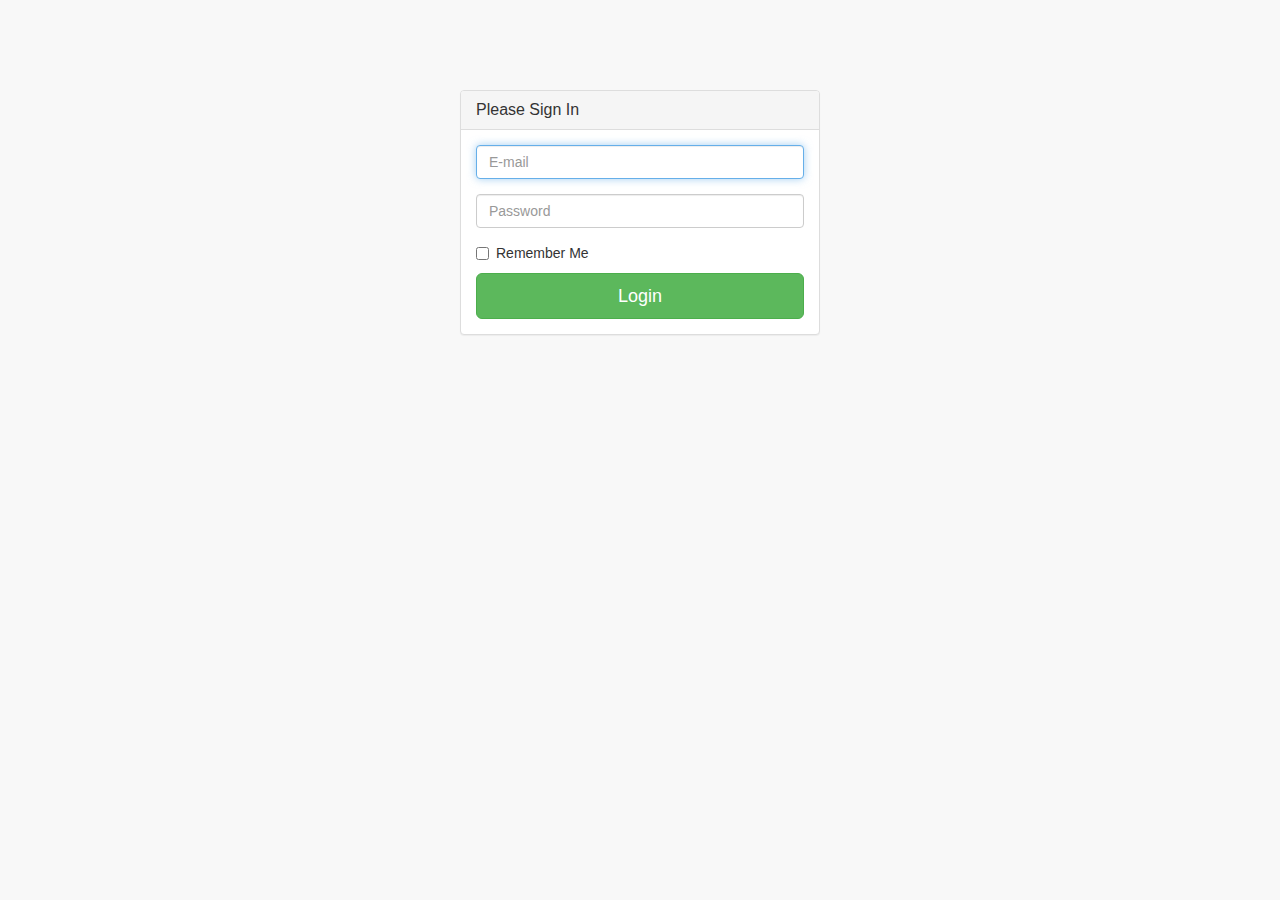
<file: KB2022/wwwroot/sbAdmin2/pages/login.html>
<!DOCTYPE html>
<html lang="en">

<head>

    <meta charset="utf-8">
    <meta http-equiv="X-UA-Compatible" content="IE=edge">
    <meta name="viewport" content="width=device-width, initial-scale=1">
    <meta name="description" content="">
    <meta name="author" content="">

    <title>SB Admin 2 - Bootstrap Admin Theme</title>

    <!-- Bootstrap Core CSS -->
    <link href="../vendor/bootstrap/css/bootstrap.min.css" rel="stylesheet">

    <!-- MetisMenu CSS -->
    <link href="../vendor/metisMenu/metisMenu.min.css" rel="stylesheet">

    <!-- Custom CSS -->
    <link href="../dist/css/sb-admin-2.css" rel="stylesheet">

    <!-- Custom Fonts -->
    <link href="../vendor/font-awesome/css/font-awesome.min.css" rel="stylesheet" type="text/css">

    <!-- HTML5 Shim and Respond.js IE8 support of HTML5 elements and media queries -->
    <!-- WARNING: Respond.js doesn't work if you view the page via file:// -->
    <!--[if lt IE 9]>
        <script src="https://oss.maxcdn.com/libs/html5shiv/3.7.0/html5shiv.js"></script>
        <script src="https://oss.maxcdn.com/libs/respond.js/1.4.2/respond.min.js"></script>
    <![endif]-->

</head>

<body>

    <div class="container">
        <div class="row">
            <div class="col-md-4 col-md-offset-4">
                <div class="login-panel panel panel-default">
                    <div class="panel-heading">
                        <h3 class="panel-title">Please Sign In</h3>
                    </div>
                    <div class="panel-body">
                        <form role="form">
                            <fieldset>
                                <div class="form-group">
                                    <input class="form-control" placeholder="E-mail" name="email" type="email" autofocus>
                                </div>
                                <div class="form-group">
                                    <input class="form-control" placeholder="Password" name="password" type="password" value="">
                                </div>
                                <div class="checkbox">
                                    <label>
                                        <input name="remember" type="checkbox" value="Remember Me">Remember Me
                                    </label>
                                </div>
                                <!-- Change this to a button or input when using this as a form -->
                                <a href="index.html" class="btn btn-lg btn-success btn-block">Login</a>
                            </fieldset>
                        </form>
                    </div>
                </div>
            </div>
        </div>
    </div>

    <!-- jQuery -->
    <script src="../vendor/jquery/jquery.min.js"></script>

    <!-- Bootstrap Core JavaScript -->
    <script src="../vendor/bootstrap/js/bootstrap.min.js"></script>

    <!-- Metis Menu Plugin JavaScript -->
    <script src="../vendor/metisMenu/metisMenu.min.js"></script>

    <!-- Custom Theme JavaScript -->
    <script src="../dist/js/sb-admin-2.js"></script>

</body>

</html>
</file>
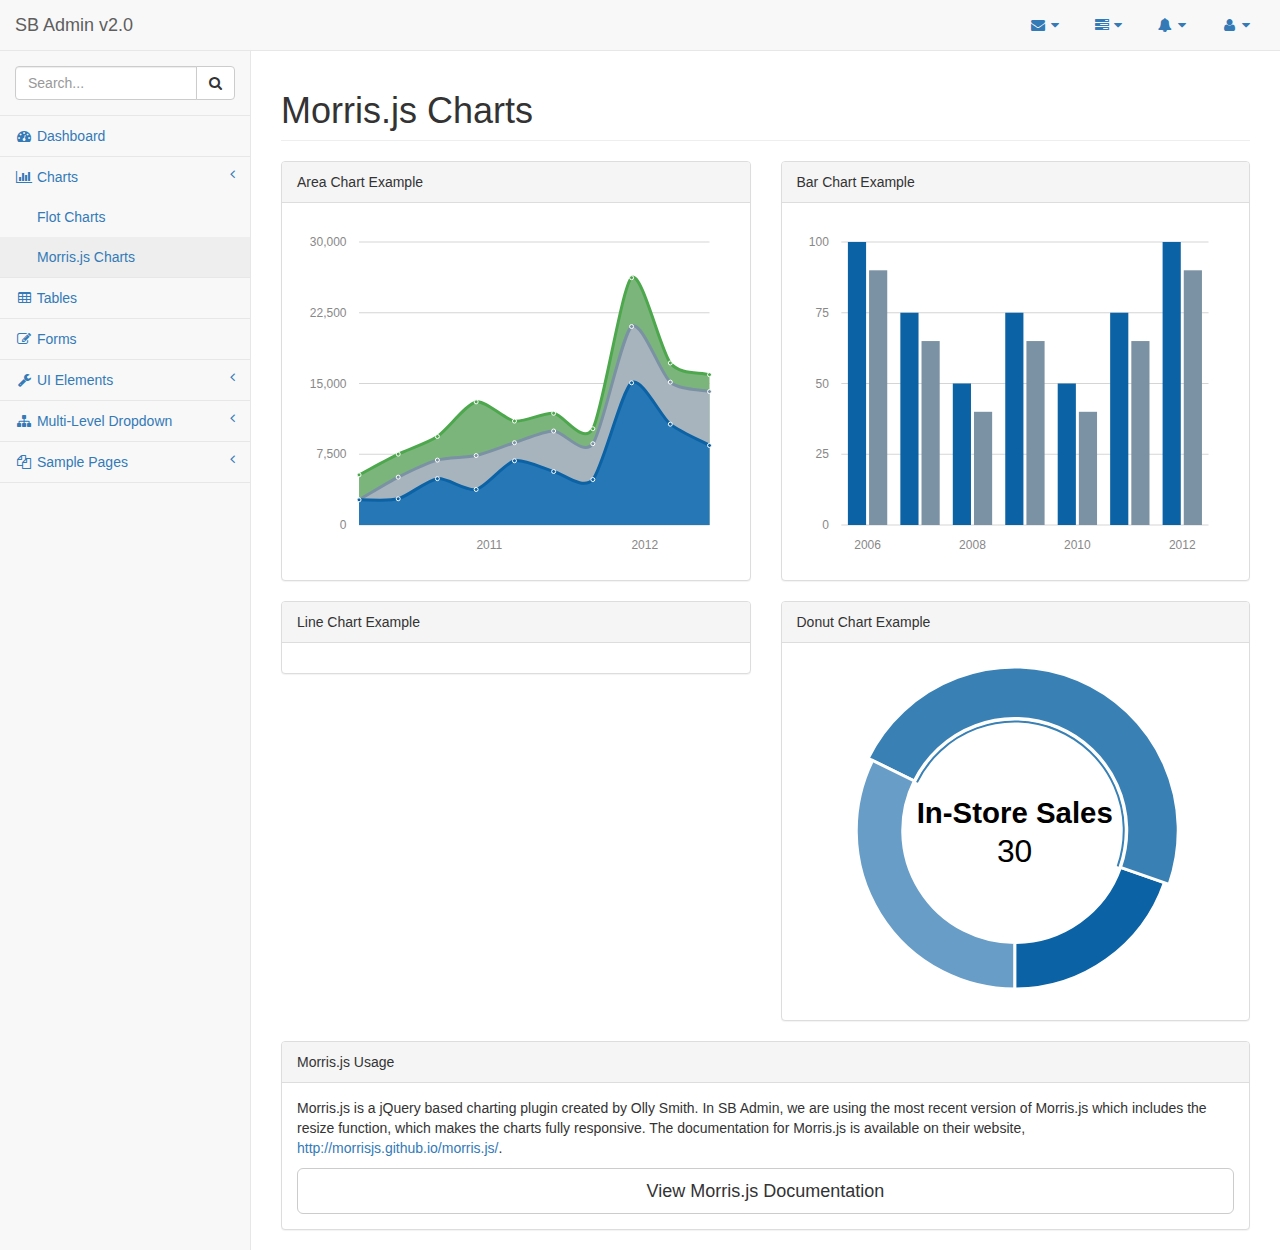
<file: KB2022/wwwroot/sbAdmin2/pages/morris.html>
<!DOCTYPE html>
<html lang="en">

<head>

    <meta charset="utf-8">
    <meta http-equiv="X-UA-Compatible" content="IE=edge">
    <meta name="viewport" content="width=device-width, initial-scale=1">
    <meta name="description" content="">
    <meta name="author" content="">

    <title>SB Admin 2 - Bootstrap Admin Theme</title>

    <!-- Bootstrap Core CSS -->
    <link href="../vendor/bootstrap/css/bootstrap.min.css" rel="stylesheet">

    <!-- MetisMenu CSS -->
    <link href="../vendor/metisMenu/metisMenu.min.css" rel="stylesheet">

    <!-- Custom CSS -->
    <link href="../dist/css/sb-admin-2.css" rel="stylesheet">

    <!-- Morris Charts CSS -->
    <link href="../vendor/morrisjs/morris.css" rel="stylesheet">

    <!-- Custom Fonts -->
    <link href="../vendor/font-awesome/css/font-awesome.min.css" rel="stylesheet" type="text/css">

    <!-- HTML5 Shim and Respond.js IE8 support of HTML5 elements and media queries -->
    <!-- WARNING: Respond.js doesn't work if you view the page via file:// -->
    <!--[if lt IE 9]>
        <script src="https://oss.maxcdn.com/libs/html5shiv/3.7.0/html5shiv.js"></script>
        <script src="https://oss.maxcdn.com/libs/respond.js/1.4.2/respond.min.js"></script>
    <![endif]-->

</head>

<body>

    <div id="wrapper">

        <!-- Navigation -->
        <nav class="navbar navbar-default navbar-static-top" role="navigation" style="margin-bottom: 0">
            <div class="navbar-header">
                <button type="button" class="navbar-toggle" data-toggle="collapse" data-target=".navbar-collapse">
                    <span class="sr-only">Toggle navigation</span>
                    <span class="icon-bar"></span>
                    <span class="icon-bar"></span>
                    <span class="icon-bar"></span>
                </button>
                <a class="navbar-brand" href="index.html">SB Admin v2.0</a>
            </div>
            <!-- /.navbar-header -->

            <ul class="nav navbar-top-links navbar-right">
                <li class="dropdown">
                    <a class="dropdown-toggle" data-toggle="dropdown" href="#">
                        <i class="fa fa-envelope fa-fw"></i> <i class="fa fa-caret-down"></i>
                    </a>
                    <ul class="dropdown-menu dropdown-messages">
                        <li>
                            <a href="#">
                                <div>
                                    <strong>John Smith</strong>
                                    <span class="pull-right text-muted">
                                        <em>Yesterday</em>
                                    </span>
                                </div>
                                <div>Lorem ipsum dolor sit amet, consectetur adipiscing elit. Pellentesque eleifend...</div>
                            </a>
                        </li>
                        <li class="divider"></li>
                        <li>
                            <a href="#">
                                <div>
                                    <strong>John Smith</strong>
                                    <span class="pull-right text-muted">
                                        <em>Yesterday</em>
                                    </span>
                                </div>
                                <div>Lorem ipsum dolor sit amet, consectetur adipiscing elit. Pellentesque eleifend...</div>
                            </a>
                        </li>
                        <li class="divider"></li>
                        <li>
                            <a href="#">
                                <div>
                                    <strong>John Smith</strong>
                                    <span class="pull-right text-muted">
                                        <em>Yesterday</em>
                                    </span>
                                </div>
                                <div>Lorem ipsum dolor sit amet, consectetur adipiscing elit. Pellentesque eleifend...</div>
                            </a>
                        </li>
                        <li class="divider"></li>
                        <li>
                            <a class="text-center" href="#">
                                <strong>Read All Messages</strong>
                                <i class="fa fa-angle-right"></i>
                            </a>
                        </li>
                    </ul>
                    <!-- /.dropdown-messages -->
                </li>
                <!-- /.dropdown -->
                <li class="dropdown">
                    <a class="dropdown-toggle" data-toggle="dropdown" href="#">
                        <i class="fa fa-tasks fa-fw"></i> <i class="fa fa-caret-down"></i>
                    </a>
                    <ul class="dropdown-menu dropdown-tasks">
                        <li>
                            <a href="#">
                                <div>
                                    <p>
                                        <strong>Task 1</strong>
                                        <span class="pull-right text-muted">40% Complete</span>
                                    </p>
                                    <div class="progress progress-striped active">
                                        <div class="progress-bar progress-bar-success" role="progressbar" aria-valuenow="40" aria-valuemin="0" aria-valuemax="100" style="width: 40%">
                                            <span class="sr-only">40% Complete (success)</span>
                                        </div>
                                    </div>
                                </div>
                            </a>
                        </li>
                        <li class="divider"></li>
                        <li>
                            <a href="#">
                                <div>
                                    <p>
                                        <strong>Task 2</strong>
                                        <span class="pull-right text-muted">20% Complete</span>
                                    </p>
                                    <div class="progress progress-striped active">
                                        <div class="progress-bar progress-bar-info" role="progressbar" aria-valuenow="20" aria-valuemin="0" aria-valuemax="100" style="width: 20%">
                                            <span class="sr-only">20% Complete</span>
                                        </div>
                                    </div>
                                </div>
                            </a>
                        </li>
                        <li class="divider"></li>
                        <li>
                            <a href="#">
                                <div>
                                    <p>
                                        <strong>Task 3</strong>
                                        <span class="pull-right text-muted">60% Complete</span>
                                    </p>
                                    <div class="progress progress-striped active">
                                        <div class="progress-bar progress-bar-warning" role="progressbar" aria-valuenow="60" aria-valuemin="0" aria-valuemax="100" style="width: 60%">
                                            <span class="sr-only">60% Complete (warning)</span>
                                        </div>
                                    </div>
                                </div>
                            </a>
                        </li>
                        <li class="divider"></li>
                        <li>
                            <a href="#">
                                <div>
                                    <p>
                                        <strong>Task 4</strong>
                                        <span class="pull-right text-muted">80% Complete</span>
                                    </p>
                                    <div class="progress progress-striped active">
                                        <div class="progress-bar progress-bar-danger" role="progressbar" aria-valuenow="80" aria-valuemin="0" aria-valuemax="100" style="width: 80%">
                                            <span class="sr-only">80% Complete (danger)</span>
                                        </div>
                                    </div>
                                </div>
                            </a>
                        </li>
                        <li class="divider"></li>
                        <li>
                            <a class="text-center" href="#">
                                <strong>See All Tasks</strong>
                                <i class="fa fa-angle-right"></i>
                            </a>
                        </li>
                    </ul>
                    <!-- /.dropdown-tasks -->
                </li>
                <!-- /.dropdown -->
                <li class="dropdown">
                    <a class="dropdown-toggle" data-toggle="dropdown" href="#">
                        <i class="fa fa-bell fa-fw"></i> <i class="fa fa-caret-down"></i>
                    </a>
                    <ul class="dropdown-menu dropdown-alerts">
                        <li>
                            <a href="#">
                                <div>
                                    <i class="fa fa-comment fa-fw"></i> New Comment
                                    <span class="pull-right text-muted small">4 minutes ago</span>
                                </div>
                            </a>
                        </li>
                        <li class="divider"></li>
                        <li>
                            <a href="#">
                                <div>
                                    <i class="fa fa-twitter fa-fw"></i> 3 New Followers
                                    <span class="pull-right text-muted small">12 minutes ago</span>
                                </div>
                            </a>
                        </li>
                        <li class="divider"></li>
                        <li>
                            <a href="#">
                                <div>
                                    <i class="fa fa-envelope fa-fw"></i> Message Sent
                                    <span class="pull-right text-muted small">4 minutes ago</span>
                                </div>
                            </a>
                        </li>
                        <li class="divider"></li>
                        <li>
                            <a href="#">
                                <div>
                                    <i class="fa fa-tasks fa-fw"></i> New Task
                                    <span class="pull-right text-muted small">4 minutes ago</span>
                                </div>
                            </a>
                        </li>
                        <li class="divider"></li>
                        <li>
                            <a href="#">
                                <div>
                                    <i class="fa fa-upload fa-fw"></i> Server Rebooted
                                    <span class="pull-right text-muted small">4 minutes ago</span>
                                </div>
                            </a>
                        </li>
                        <li class="divider"></li>
                        <li>
                            <a class="text-center" href="#">
                                <strong>See All Alerts</strong>
                                <i class="fa fa-angle-right"></i>
                            </a>
                        </li>
                    </ul>
                    <!-- /.dropdown-alerts -->
                </li>
                <!-- /.dropdown -->
                <li class="dropdown">
                    <a class="dropdown-toggle" data-toggle="dropdown" href="#">
                        <i class="fa fa-user fa-fw"></i> <i class="fa fa-caret-down"></i>
                    </a>
                    <ul class="dropdown-menu dropdown-user">
                        <li><a href="#"><i class="fa fa-user fa-fw"></i> User Profile</a>
                        </li>
                        <li><a href="#"><i class="fa fa-gear fa-fw"></i> Settings</a>
                        </li>
                        <li class="divider"></li>
                        <li><a href="login.html"><i class="fa fa-sign-out fa-fw"></i> Logout</a>
                        </li>
                    </ul>
                    <!-- /.dropdown-user -->
                </li>
                <!-- /.dropdown -->
            </ul>
            <!-- /.navbar-top-links -->

            <div class="navbar-default sidebar" role="navigation">
                <div class="sidebar-nav navbar-collapse">
                    <ul class="nav" id="side-menu">
                        <li class="sidebar-search">
                            <div class="input-group custom-search-form">
                                <input type="text" class="form-control" placeholder="Search...">
                                <span class="input-group-btn">
                                <button class="btn btn-default" type="button">
                                    <i class="fa fa-search"></i>
                                </button>
                            </span>
                            </div>
                            <!-- /input-group -->
                        </li>
                        <li>
                            <a href="index.html"><i class="fa fa-dashboard fa-fw"></i> Dashboard</a>
                        </li>
                        <li>
                            <a href="#"><i class="fa fa-bar-chart-o fa-fw"></i> Charts<span class="fa arrow"></span></a>
                            <ul class="nav nav-second-level">
                                <li>
                                    <a href="flot.html">Flot Charts</a>
                                </li>
                                <li>
                                    <a href="morris.html">Morris.js Charts</a>
                                </li>
                            </ul>
                            <!-- /.nav-second-level -->
                        </li>
                        <li>
                            <a href="tables.html"><i class="fa fa-table fa-fw"></i> Tables</a>
                        </li>
                        <li>
                            <a href="forms.html"><i class="fa fa-edit fa-fw"></i> Forms</a>
                        </li>
                        <li>
                            <a href="#"><i class="fa fa-wrench fa-fw"></i> UI Elements<span class="fa arrow"></span></a>
                            <ul class="nav nav-second-level">
                                <li>
                                    <a href="panels-wells.html">Panels and Wells</a>
                                </li>
                                <li>
                                    <a href="buttons.html">Buttons</a>
                                </li>
                                <li>
                                    <a href="notifications.html">Notifications</a>
                                </li>
                                <li>
                                    <a href="typography.html">Typography</a>
                                </li>
                                <li>
                                    <a href="icons.html"> Icons</a>
                                </li>
                                <li>
                                    <a href="grid.html">Grid</a>
                                </li>
                            </ul>
                            <!-- /.nav-second-level -->
                        </li>
                        <li>
                            <a href="#"><i class="fa fa-sitemap fa-fw"></i> Multi-Level Dropdown<span class="fa arrow"></span></a>
                            <ul class="nav nav-second-level">
                                <li>
                                    <a href="#">Second Level Item</a>
                                </li>
                                <li>
                                    <a href="#">Second Level Item</a>
                                </li>
                                <li>
                                    <a href="#">Third Level <span class="fa arrow"></span></a>
                                    <ul class="nav nav-third-level">
                                        <li>
                                            <a href="#">Third Level Item</a>
                                        </li>
                                        <li>
                                            <a href="#">Third Level Item</a>
                                        </li>
                                        <li>
                                            <a href="#">Third Level Item</a>
                                        </li>
                                        <li>
                                            <a href="#">Third Level Item</a>
                                        </li>
                                    </ul>
                                    <!-- /.nav-third-level -->
                                </li>
                            </ul>
                            <!-- /.nav-second-level -->
                        </li>
                        <li>
                            <a href="#"><i class="fa fa-files-o fa-fw"></i> Sample Pages<span class="fa arrow"></span></a>
                            <ul class="nav nav-second-level">
                                <li>
                                    <a href="blank.html">Blank Page</a>
                                </li>
                                <li>
                                    <a href="login.html">Login Page</a>
                                </li>
                            </ul>
                            <!-- /.nav-second-level -->
                        </li>
                    </ul>
                </div>
                <!-- /.sidebar-collapse -->
            </div>
            <!-- /.navbar-static-side -->
        </nav>

        <div id="page-wrapper">
            <div class="row">
                <div class="col-lg-12">
                    <h1 class="page-header">Morris.js Charts</h1>
                </div>
                <!-- /.col-lg-12 -->
            </div>
            <!-- /.row -->
            <div class="row">
                <div class="col-lg-6">
                    <div class="panel panel-default">
                        <div class="panel-heading">
                            Area Chart Example
                        </div>
                        <!-- /.panel-heading -->
                        <div class="panel-body">
                            <div id="morris-area-chart"></div>
                        </div>
                        <!-- /.panel-body -->
                    </div>
                    <!-- /.panel -->
                </div>
                <!-- /.col-lg-6 -->
                <div class="col-lg-6">
                    <div class="panel panel-default">
                        <div class="panel-heading">
                            Bar Chart Example
                        </div>
                        <!-- /.panel-heading -->
                        <div class="panel-body">
                            <div id="morris-bar-chart"></div>
                        </div>
                        <!-- /.panel-body -->
                    </div>
                    <!-- /.panel -->
                </div>
                <!-- /.col-lg-6 -->
                <div class="col-lg-6">
                    <div class="panel panel-default">
                        <div class="panel-heading">
                            Line Chart Example
                        </div>
                        <!-- /.panel-heading -->
                        <div class="panel-body">
                            <div id="morris-line-chart"></div>
                        </div>
                        <!-- /.panel-body -->
                    </div>
                    <!-- /.panel -->
                </div>
                <!-- /.col-lg-6 -->
                <div class="col-lg-6">
                    <div class="panel panel-default">
                        <div class="panel-heading">
                            Donut Chart Example
                        </div>
                        <!-- /.panel-heading -->
                        <div class="panel-body">
                            <div id="morris-donut-chart"></div>
                        </div>
                        <!-- /.panel-body -->
                    </div>
                    <!-- /.panel -->
                </div>
                <!-- /.col-lg-6 -->
                <div class="col-lg-12">
                    <div class="panel panel-default">
                        <div class="panel-heading">
                            Morris.js Usage
                        </div>
                        <!-- /.panel-heading -->
                        <div class="panel-body">
                            <p>Morris.js is a jQuery based charting plugin created by Olly Smith. In SB Admin, we are using the most recent version of Morris.js which includes the resize function, which makes the charts fully responsive. The documentation for Morris.js is available on their website, <a target="_blank" href="http://morrisjs.github.io/morris.js/">http://morrisjs.github.io/morris.js/</a>.</p>
                            <a target="_blank" class="btn btn-default btn-lg btn-block" href="http://morrisjs.github.io/morris.js/">View Morris.js Documentation</a>
                        </div>
                        <!-- /.panel-body -->
                    </div>
                    <!-- /.panel -->
                </div>
                <!-- /.col-lg-6 -->
            </div>
            <!-- /.row -->
        </div>
        <!-- /#page-wrapper -->

    </div>
    <!-- /#wrapper -->

    <!-- jQuery -->
    <script src="../vendor/jquery/jquery.min.js"></script>

    <!-- Bootstrap Core JavaScript -->
    <script src="../vendor/bootstrap/js/bootstrap.min.js"></script>

    <!-- Metis Menu Plugin JavaScript -->
    <script src="../vendor/metisMenu/metisMenu.min.js"></script>

    <!-- Morris Charts JavaScript -->
    <script src="../vendor/raphael/raphael.min.js"></script>
    <script src="../vendor/morrisjs/morris.min.js"></script>
    <script src="../data/morris-data.js"></script>

    <!-- Custom Theme JavaScript -->
    <script src="../dist/js/sb-admin-2.js"></script>

</body>

</html>
</file>
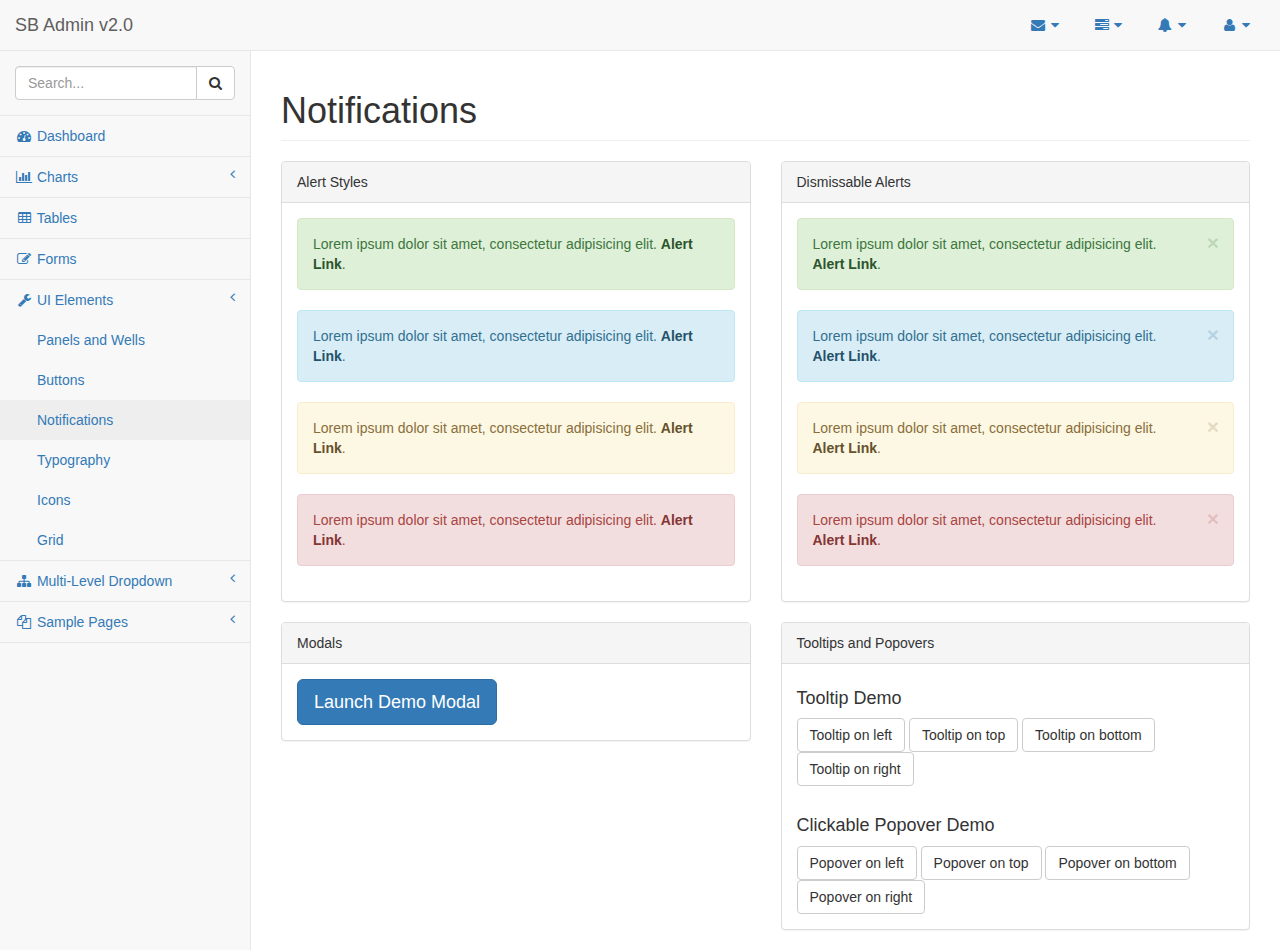
<file: KB2022/wwwroot/sbAdmin2/pages/notifications.html>
<!DOCTYPE html>
<html lang="en">

<head>

    <meta charset="utf-8">
    <meta http-equiv="X-UA-Compatible" content="IE=edge">
    <meta name="viewport" content="width=device-width, initial-scale=1">
    <meta name="description" content="">
    <meta name="author" content="">

    <title>SB Admin 2 - Bootstrap Admin Theme</title>

    <!-- Bootstrap Core CSS -->
    <link href="../vendor/bootstrap/css/bootstrap.min.css" rel="stylesheet">

    <!-- MetisMenu CSS -->
    <link href="../vendor/metisMenu/metisMenu.min.css" rel="stylesheet">

    <!-- Custom CSS -->
    <link href="../dist/css/sb-admin-2.css" rel="stylesheet">

    <!-- Custom Fonts -->
    <link href="../vendor/font-awesome/css/font-awesome.min.css" rel="stylesheet" type="text/css">

    <!-- HTML5 Shim and Respond.js IE8 support of HTML5 elements and media queries -->
    <!-- WARNING: Respond.js doesn't work if you view the page via file:// -->
    <!--[if lt IE 9]>
        <script src="https://oss.maxcdn.com/libs/html5shiv/3.7.0/html5shiv.js"></script>
        <script src="https://oss.maxcdn.com/libs/respond.js/1.4.2/respond.min.js"></script>
    <![endif]-->

</head>

<body>

    <div id="wrapper">

        <!-- Navigation -->
        <nav class="navbar navbar-default navbar-static-top" role="navigation" style="margin-bottom: 0">
            <div class="navbar-header">
                <button type="button" class="navbar-toggle" data-toggle="collapse" data-target=".navbar-collapse">
                    <span class="sr-only">Toggle navigation</span>
                    <span class="icon-bar"></span>
                    <span class="icon-bar"></span>
                    <span class="icon-bar"></span>
                </button>
                <a class="navbar-brand" href="index.html">SB Admin v2.0</a>
            </div>
            <!-- /.navbar-header -->

            <ul class="nav navbar-top-links navbar-right">
                <li class="dropdown">
                    <a class="dropdown-toggle" data-toggle="dropdown" href="#">
                        <i class="fa fa-envelope fa-fw"></i> <i class="fa fa-caret-down"></i>
                    </a>
                    <ul class="dropdown-menu dropdown-messages">
                        <li>
                            <a href="#">
                                <div>
                                    <strong>John Smith</strong>
                                    <span class="pull-right text-muted">
                                        <em>Yesterday</em>
                                    </span>
                                </div>
                                <div>Lorem ipsum dolor sit amet, consectetur adipiscing elit. Pellentesque eleifend...</div>
                            </a>
                        </li>
                        <li class="divider"></li>
                        <li>
                            <a href="#">
                                <div>
                                    <strong>John Smith</strong>
                                    <span class="pull-right text-muted">
                                        <em>Yesterday</em>
                                    </span>
                                </div>
                                <div>Lorem ipsum dolor sit amet, consectetur adipiscing elit. Pellentesque eleifend...</div>
                            </a>
                        </li>
                        <li class="divider"></li>
                        <li>
                            <a href="#">
                                <div>
                                    <strong>John Smith</strong>
                                    <span class="pull-right text-muted">
                                        <em>Yesterday</em>
                                    </span>
                                </div>
                                <div>Lorem ipsum dolor sit amet, consectetur adipiscing elit. Pellentesque eleifend...</div>
                            </a>
                        </li>
                        <li class="divider"></li>
                        <li>
                            <a class="text-center" href="#">
                                <strong>Read All Messages</strong>
                                <i class="fa fa-angle-right"></i>
                            </a>
                        </li>
                    </ul>
                    <!-- /.dropdown-messages -->
                </li>
                <!-- /.dropdown -->
                <li class="dropdown">
                    <a class="dropdown-toggle" data-toggle="dropdown" href="#">
                        <i class="fa fa-tasks fa-fw"></i> <i class="fa fa-caret-down"></i>
                    </a>
                    <ul class="dropdown-menu dropdown-tasks">
                        <li>
                            <a href="#">
                                <div>
                                    <p>
                                        <strong>Task 1</strong>
                                        <span class="pull-right text-muted">40% Complete</span>
                                    </p>
                                    <div class="progress progress-striped active">
                                        <div class="progress-bar progress-bar-success" role="progressbar" aria-valuenow="40" aria-valuemin="0" aria-valuemax="100" style="width: 40%">
                                            <span class="sr-only">40% Complete (success)</span>
                                        </div>
                                    </div>
                                </div>
                            </a>
                        </li>
                        <li class="divider"></li>
                        <li>
                            <a href="#">
                                <div>
                                    <p>
                                        <strong>Task 2</strong>
                                        <span class="pull-right text-muted">20% Complete</span>
                                    </p>
                                    <div class="progress progress-striped active">
                                        <div class="progress-bar progress-bar-info" role="progressbar" aria-valuenow="20" aria-valuemin="0" aria-valuemax="100" style="width: 20%">
                                            <span class="sr-only">20% Complete</span>
                                        </div>
                                    </div>
                                </div>
                            </a>
                        </li>
                        <li class="divider"></li>
                        <li>
                            <a href="#">
                                <div>
                                    <p>
                                        <strong>Task 3</strong>
                                        <span class="pull-right text-muted">60% Complete</span>
                                    </p>
                                    <div class="progress progress-striped active">
                                        <div class="progress-bar progress-bar-warning" role="progressbar" aria-valuenow="60" aria-valuemin="0" aria-valuemax="100" style="width: 60%">
                                            <span class="sr-only">60% Complete (warning)</span>
                                        </div>
                                    </div>
                                </div>
                            </a>
                        </li>
                        <li class="divider"></li>
                        <li>
                            <a href="#">
                                <div>
                                    <p>
                                        <strong>Task 4</strong>
                                        <span class="pull-right text-muted">80% Complete</span>
                                    </p>
                                    <div class="progress progress-striped active">
                                        <div class="progress-bar progress-bar-danger" role="progressbar" aria-valuenow="80" aria-valuemin="0" aria-valuemax="100" style="width: 80%">
                                            <span class="sr-only">80% Complete (danger)</span>
                                        </div>
                                    </div>
                                </div>
                            </a>
                        </li>
                        <li class="divider"></li>
                        <li>
                            <a class="text-center" href="#">
                                <strong>See All Tasks</strong>
                                <i class="fa fa-angle-right"></i>
                            </a>
                        </li>
                    </ul>
                    <!-- /.dropdown-tasks -->
                </li>
                <!-- /.dropdown -->
                <li class="dropdown">
                    <a class="dropdown-toggle" data-toggle="dropdown" href="#">
                        <i class="fa fa-bell fa-fw"></i> <i class="fa fa-caret-down"></i>
                    </a>
                    <ul class="dropdown-menu dropdown-alerts">
                        <li>
                            <a href="#">
                                <div>
                                    <i class="fa fa-comment fa-fw"></i> New Comment
                                    <span class="pull-right text-muted small">4 minutes ago</span>
                                </div>
                            </a>
                        </li>
                        <li class="divider"></li>
                        <li>
                            <a href="#">
                                <div>
                                    <i class="fa fa-twitter fa-fw"></i> 3 New Followers
                                    <span class="pull-right text-muted small">12 minutes ago</span>
                                </div>
                            </a>
                        </li>
                        <li class="divider"></li>
                        <li>
                            <a href="#">
                                <div>
                                    <i class="fa fa-envelope fa-fw"></i> Message Sent
                                    <span class="pull-right text-muted small">4 minutes ago</span>
                                </div>
                            </a>
                        </li>
                        <li class="divider"></li>
                        <li>
                            <a href="#">
                                <div>
                                    <i class="fa fa-tasks fa-fw"></i> New Task
                                    <span class="pull-right text-muted small">4 minutes ago</span>
                                </div>
                            </a>
                        </li>
                        <li class="divider"></li>
                        <li>
                            <a href="#">
                                <div>
                                    <i class="fa fa-upload fa-fw"></i> Server Rebooted
                                    <span class="pull-right text-muted small">4 minutes ago</span>
                                </div>
                            </a>
                        </li>
                        <li class="divider"></li>
                        <li>
                            <a class="text-center" href="#">
                                <strong>See All Alerts</strong>
                                <i class="fa fa-angle-right"></i>
                            </a>
                        </li>
                    </ul>
                    <!-- /.dropdown-alerts -->
                </li>
                <!-- /.dropdown -->
                <li class="dropdown">
                    <a class="dropdown-toggle" data-toggle="dropdown" href="#">
                        <i class="fa fa-user fa-fw"></i> <i class="fa fa-caret-down"></i>
                    </a>
                    <ul class="dropdown-menu dropdown-user">
                        <li><a href="#"><i class="fa fa-user fa-fw"></i> User Profile</a>
                        </li>
                        <li><a href="#"><i class="fa fa-gear fa-fw"></i> Settings</a>
                        </li>
                        <li class="divider"></li>
                        <li><a href="login.html"><i class="fa fa-sign-out fa-fw"></i> Logout</a>
                        </li>
                    </ul>
                    <!-- /.dropdown-user -->
                </li>
                <!-- /.dropdown -->
            </ul>
            <!-- /.navbar-top-links -->

            <div class="navbar-default sidebar" role="navigation">
                <div class="sidebar-nav navbar-collapse">
                    <ul class="nav" id="side-menu">
                        <li class="sidebar-search">
                            <div class="input-group custom-search-form">
                                <input type="text" class="form-control" placeholder="Search...">
                                <span class="input-group-btn">
                                <button class="btn btn-default" type="button">
                                    <i class="fa fa-search"></i>
                                </button>
                            </span>
                            </div>
                            <!-- /input-group -->
                        </li>
                        <li>
                            <a href="index.html"><i class="fa fa-dashboard fa-fw"></i> Dashboard</a>
                        </li>
                        <li>
                            <a href="#"><i class="fa fa-bar-chart-o fa-fw"></i> Charts<span class="fa arrow"></span></a>
                            <ul class="nav nav-second-level">
                                <li>
                                    <a href="flot.html">Flot Charts</a>
                                </li>
                                <li>
                                    <a href="morris.html">Morris.js Charts</a>
                                </li>
                            </ul>
                            <!-- /.nav-second-level -->
                        </li>
                        <li>
                            <a href="tables.html"><i class="fa fa-table fa-fw"></i> Tables</a>
                        </li>
                        <li>
                            <a href="forms.html"><i class="fa fa-edit fa-fw"></i> Forms</a>
                        </li>
                        <li>
                            <a href="#"><i class="fa fa-wrench fa-fw"></i> UI Elements<span class="fa arrow"></span></a>
                            <ul class="nav nav-second-level">
                                <li>
                                    <a href="panels-wells.html">Panels and Wells</a>
                                </li>
                                <li>
                                    <a href="buttons.html">Buttons</a>
                                </li>
                                <li>
                                    <a href="notifications.html">Notifications</a>
                                </li>
                                <li>
                                    <a href="typography.html">Typography</a>
                                </li>
                                <li>
                                    <a href="icons.html"> Icons</a>
                                </li>
                                <li>
                                    <a href="grid.html">Grid</a>
                                </li>
                            </ul>
                            <!-- /.nav-second-level -->
                        </li>
                        <li>
                            <a href="#"><i class="fa fa-sitemap fa-fw"></i> Multi-Level Dropdown<span class="fa arrow"></span></a>
                            <ul class="nav nav-second-level">
                                <li>
                                    <a href="#">Second Level Item</a>
                                </li>
                                <li>
                                    <a href="#">Second Level Item</a>
                                </li>
                                <li>
                                    <a href="#">Third Level <span class="fa arrow"></span></a>
                                    <ul class="nav nav-third-level">
                                        <li>
                                            <a href="#">Third Level Item</a>
                                        </li>
                                        <li>
                                            <a href="#">Third Level Item</a>
                                        </li>
                                        <li>
                                            <a href="#">Third Level Item</a>
                                        </li>
                                        <li>
                                            <a href="#">Third Level Item</a>
                                        </li>
                                    </ul>
                                    <!-- /.nav-third-level -->
                                </li>
                            </ul>
                            <!-- /.nav-second-level -->
                        </li>
                        <li>
                            <a href="#"><i class="fa fa-files-o fa-fw"></i> Sample Pages<span class="fa arrow"></span></a>
                            <ul class="nav nav-second-level">
                                <li>
                                    <a href="blank.html">Blank Page</a>
                                </li>
                                <li>
                                    <a href="login.html">Login Page</a>
                                </li>
                            </ul>
                            <!-- /.nav-second-level -->
                        </li>
                    </ul>
                </div>
                <!-- /.sidebar-collapse -->
            </div>
            <!-- /.navbar-static-side -->
        </nav>

        <div id="page-wrapper">
            <div class="row">
                <div class="col-lg-12">
                    <h1 class="page-header">Notifications</h1>
                </div>
                <!-- /.col-lg-12 -->
            </div>
            <!-- /.row -->
            <div class="row">
                <div class="col-lg-6">
                    <div class="panel panel-default">
                        <div class="panel-heading">
                            Alert Styles
                        </div>
                        <!-- /.panel-heading -->
                        <div class="panel-body">
                            <div class="alert alert-success">
                                Lorem ipsum dolor sit amet, consectetur adipisicing elit. <a href="#" class="alert-link">Alert Link</a>.
                            </div>
                            <div class="alert alert-info">
                                Lorem ipsum dolor sit amet, consectetur adipisicing elit. <a href="#" class="alert-link">Alert Link</a>.
                            </div>
                            <div class="alert alert-warning">
                                Lorem ipsum dolor sit amet, consectetur adipisicing elit. <a href="#" class="alert-link">Alert Link</a>.
                            </div>
                            <div class="alert alert-danger">
                                Lorem ipsum dolor sit amet, consectetur adipisicing elit. <a href="#" class="alert-link">Alert Link</a>.
                            </div>
                        </div>
                        <!-- .panel-body -->
                    </div>
                    <!-- /.panel -->
                </div>
                <!-- /.col-lg-6 -->
                <div class="col-lg-6">
                    <div class="panel panel-default">
                        <div class="panel-heading">
                            Dismissable Alerts
                        </div>
                        <!-- /.panel-heading -->
                        <div class="panel-body">
                            <div class="alert alert-success alert-dismissable">
                                <button type="button" class="close" data-dismiss="alert" aria-hidden="true">&times;</button>
                                Lorem ipsum dolor sit amet, consectetur adipisicing elit. <a href="#" class="alert-link">Alert Link</a>.
                            </div>
                            <div class="alert alert-info alert-dismissable">
                                <button type="button" class="close" data-dismiss="alert" aria-hidden="true">&times;</button>
                                Lorem ipsum dolor sit amet, consectetur adipisicing elit. <a href="#" class="alert-link">Alert Link</a>.
                            </div>
                            <div class="alert alert-warning alert-dismissable">
                                <button type="button" class="close" data-dismiss="alert" aria-hidden="true">&times;</button>
                                Lorem ipsum dolor sit amet, consectetur adipisicing elit. <a href="#" class="alert-link">Alert Link</a>.
                            </div>
                            <div class="alert alert-danger alert-dismissable">
                                <button type="button" class="close" data-dismiss="alert" aria-hidden="true">&times;</button>
                                Lorem ipsum dolor sit amet, consectetur adipisicing elit. <a href="#" class="alert-link">Alert Link</a>.
                            </div>
                        </div>
                        <!-- .panel-body -->
                    </div>
                    <!-- /.panel -->
                </div>
                <!-- /.col-lg-6 -->
            </div>
            <!-- /.row -->
            <div class="row">
                <div class="col-lg-6">
                    <div class="panel panel-default">
                        <div class="panel-heading">
                            Modals
                        </div>
                        <!-- /.panel-heading -->
                        <div class="panel-body">
                            <!-- Button trigger modal -->
                            <button class="btn btn-primary btn-lg" data-toggle="modal" data-target="#myModal">
                                Launch Demo Modal
                            </button>
                            <!-- Modal -->
                            <div class="modal fade" id="myModal" tabindex="-1" role="dialog" aria-labelledby="myModalLabel" aria-hidden="true">
                                <div class="modal-dialog">
                                    <div class="modal-content">
                                        <div class="modal-header">
                                            <button type="button" class="close" data-dismiss="modal" aria-hidden="true">&times;</button>
                                            <h4 class="modal-title" id="myModalLabel">Modal title</h4>
                                        </div>
                                        <div class="modal-body">
                                            Lorem ipsum dolor sit amet, consectetur adipisicing elit, sed do eiusmod tempor incididunt ut labore et dolore magna aliqua. Ut enim ad minim veniam, quis nostrud exercitation ullamco laboris nisi ut aliquip ex ea commodo consequat. Duis aute irure dolor in reprehenderit in voluptate velit esse cillum dolore eu fugiat nulla pariatur. Excepteur sint occaecat cupidatat non proident, sunt in culpa qui officia deserunt mollit anim id est laborum.
                                        </div>
                                        <div class="modal-footer">
                                            <button type="button" class="btn btn-default" data-dismiss="modal">Close</button>
                                            <button type="button" class="btn btn-primary">Save changes</button>
                                        </div>
                                    </div>
                                    <!-- /.modal-content -->
                                </div>
                                <!-- /.modal-dialog -->
                            </div>
                            <!-- /.modal -->
                        </div>
                        <!-- .panel-body -->
                    </div>
                    <!-- /.panel -->
                </div>
                <!-- /.col-lg-6 -->
                <div class="col-lg-6">
                    <div class="panel panel-default">
                        <div class="panel-heading">
                            Tooltips and Popovers
                        </div>
                        <!-- /.panel-heading -->
                        <div class="panel-body">
                            <h4>Tooltip Demo</h4>
                            <div class="tooltip-demo">
                                <button type="button" class="btn btn-default" data-toggle="tooltip" data-placement="left" title="Tooltip on left">Tooltip on left</button>
                                <button type="button" class="btn btn-default" data-toggle="tooltip" data-placement="top" title="Tooltip on top">Tooltip on top</button>
                                <button type="button" class="btn btn-default" data-toggle="tooltip" data-placement="bottom" title="Tooltip on bottom">Tooltip on bottom</button>
                                <button type="button" class="btn btn-default" data-toggle="tooltip" data-placement="right" title="Tooltip on right">Tooltip on right</button>
                            </div>
                            <br>
                            <h4>Clickable Popover Demo</h4>
                            <div class="tooltip-demo">
                                <button type="button" class="btn btn-default" data-container="body" data-toggle="popover" data-placement="left" data-content="Vivamus sagittis lacus vel augue laoreet rutrum faucibus.">
                                    Popover on left
                                </button>
                                <button type="button" class="btn btn-default" data-container="body" data-toggle="popover" data-placement="top" data-content="Vivamus sagittis lacus vel augue laoreet rutrum faucibus.">
                                    Popover on top
                                </button>
                                <button type="button" class="btn btn-default" data-container="body" data-toggle="popover" data-placement="bottom" data-content="Vivamus sagittis lacus vel augue laoreet rutrum faucibus.">
                                    Popover on bottom
                                </button>
                                <button type="button" class="btn btn-default" data-container="body" data-toggle="popover" data-placement="right" data-content="Vivamus sagittis lacus vel augue laoreet rutrum faucibus.">
                                    Popover on right
                                </button>
                            </div>
                        </div>
                        <!-- .panel-body -->
                    </div>
                    <!-- /.panel -->
                </div>
                <!-- /.col-lg-6 -->
            </div>
            <!-- /.row -->
        </div>
        <!-- /#page-wrapper -->

    </div>
    <!-- /#wrapper -->

    <!-- jQuery -->
    <script src="../vendor/jquery/jquery.min.js"></script>

    <!-- Bootstrap Core JavaScript -->
    <script src="../vendor/bootstrap/js/bootstrap.min.js"></script>

    <!-- Metis Menu Plugin JavaScript -->
    <script src="../vendor/metisMenu/metisMenu.min.js"></script>

    <!-- Custom Theme JavaScript -->
    <script src="../dist/js/sb-admin-2.js"></script>

    <!-- Page-Level Demo Scripts - Notifications - Use for reference -->
    <script>
    // tooltip demo
    $('.tooltip-demo').tooltip({
        selector: "[data-toggle=tooltip]",
        container: "body"
    })
    // popover demo
    $("[data-toggle=popover]")
        .popover()
    </script>

</body>

</html>
</file>
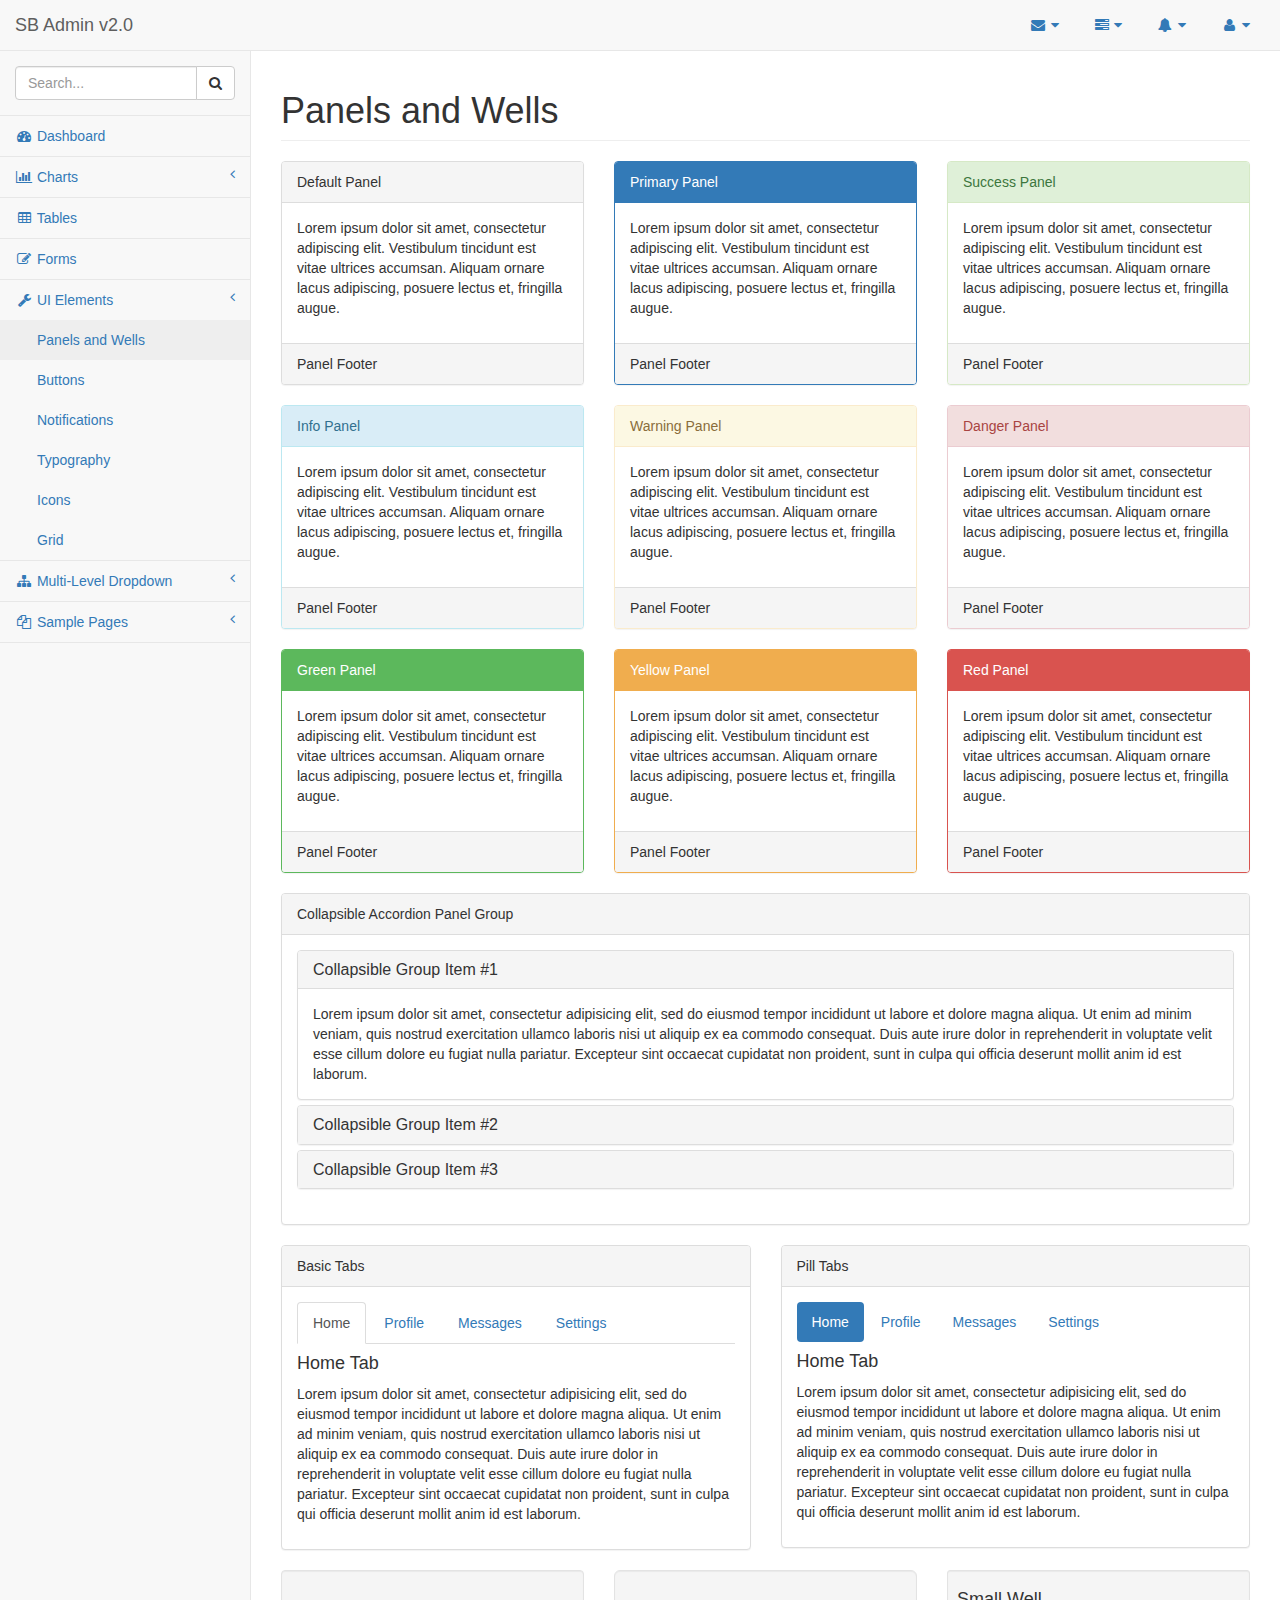
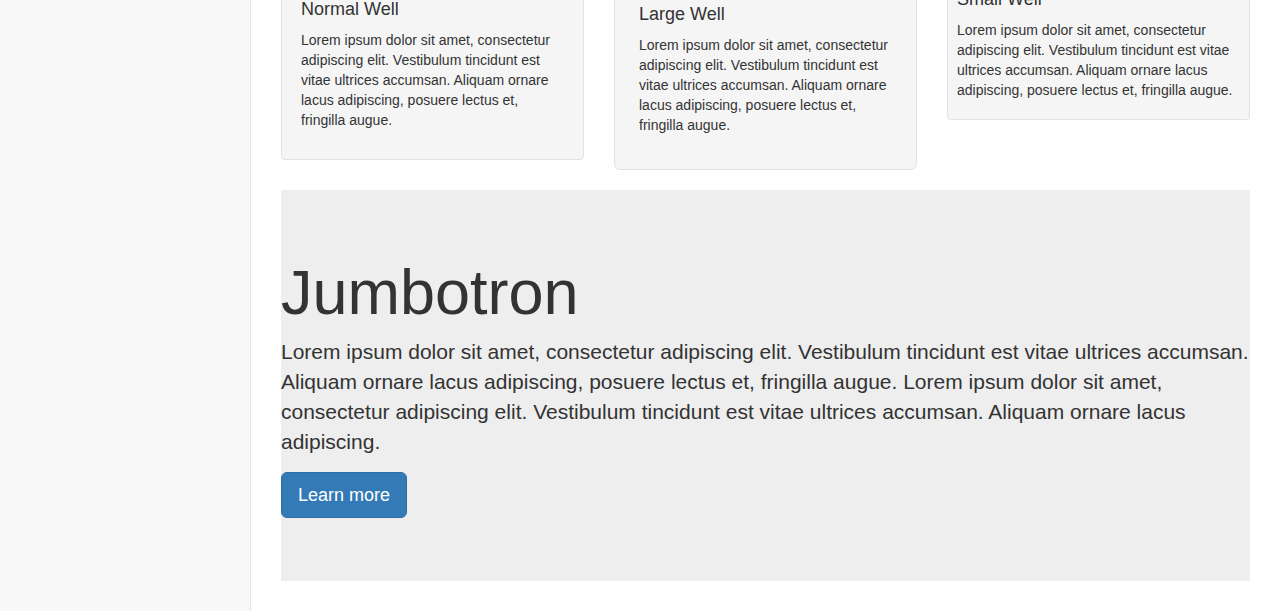
<file: KB2022/wwwroot/sbAdmin2/pages/panels-wells.html>
<!DOCTYPE html>
<html lang="en">

<head>

    <meta charset="utf-8">
    <meta http-equiv="X-UA-Compatible" content="IE=edge">
    <meta name="viewport" content="width=device-width, initial-scale=1">
    <meta name="description" content="">
    <meta name="author" content="">

    <title>SB Admin 2 - Bootstrap Admin Theme</title>

    <!-- Bootstrap Core CSS -->
    <link href="../vendor/bootstrap/css/bootstrap.min.css" rel="stylesheet">

    <!-- MetisMenu CSS -->
    <link href="../vendor/metisMenu/metisMenu.min.css" rel="stylesheet">

    <!-- Custom CSS -->
    <link href="../dist/css/sb-admin-2.css" rel="stylesheet">

    <!-- Custom Fonts -->
    <link href="../vendor/font-awesome/css/font-awesome.min.css" rel="stylesheet" type="text/css">

    <!-- HTML5 Shim and Respond.js IE8 support of HTML5 elements and media queries -->
    <!-- WARNING: Respond.js doesn't work if you view the page via file:// -->
    <!--[if lt IE 9]>
        <script src="https://oss.maxcdn.com/libs/html5shiv/3.7.0/html5shiv.js"></script>
        <script src="https://oss.maxcdn.com/libs/respond.js/1.4.2/respond.min.js"></script>
    <![endif]-->

</head>

<body>

    <div id="wrapper">

        <!-- Navigation -->
        <nav class="navbar navbar-default navbar-static-top" role="navigation" style="margin-bottom: 0">
            <div class="navbar-header">
                <button type="button" class="navbar-toggle" data-toggle="collapse" data-target=".navbar-collapse">
                    <span class="sr-only">Toggle navigation</span>
                    <span class="icon-bar"></span>
                    <span class="icon-bar"></span>
                    <span class="icon-bar"></span>
                </button>
                <a class="navbar-brand" href="index.html">SB Admin v2.0</a>
            </div>
            <!-- /.navbar-header -->

            <ul class="nav navbar-top-links navbar-right">
                <li class="dropdown">
                    <a class="dropdown-toggle" data-toggle="dropdown" href="#">
                        <i class="fa fa-envelope fa-fw"></i> <i class="fa fa-caret-down"></i>
                    </a>
                    <ul class="dropdown-menu dropdown-messages">
                        <li>
                            <a href="#">
                                <div>
                                    <strong>John Smith</strong>
                                    <span class="pull-right text-muted">
                                        <em>Yesterday</em>
                                    </span>
                                </div>
                                <div>Lorem ipsum dolor sit amet, consectetur adipiscing elit. Pellentesque eleifend...</div>
                            </a>
                        </li>
                        <li class="divider"></li>
                        <li>
                            <a href="#">
                                <div>
                                    <strong>John Smith</strong>
                                    <span class="pull-right text-muted">
                                        <em>Yesterday</em>
                                    </span>
                                </div>
                                <div>Lorem ipsum dolor sit amet, consectetur adipiscing elit. Pellentesque eleifend...</div>
                            </a>
                        </li>
                        <li class="divider"></li>
                        <li>
                            <a href="#">
                                <div>
                                    <strong>John Smith</strong>
                                    <span class="pull-right text-muted">
                                        <em>Yesterday</em>
                                    </span>
                                </div>
                                <div>Lorem ipsum dolor sit amet, consectetur adipiscing elit. Pellentesque eleifend...</div>
                            </a>
                        </li>
                        <li class="divider"></li>
                        <li>
                            <a class="text-center" href="#">
                                <strong>Read All Messages</strong>
                                <i class="fa fa-angle-right"></i>
                            </a>
                        </li>
                    </ul>
                    <!-- /.dropdown-messages -->
                </li>
                <!-- /.dropdown -->
                <li class="dropdown">
                    <a class="dropdown-toggle" data-toggle="dropdown" href="#">
                        <i class="fa fa-tasks fa-fw"></i> <i class="fa fa-caret-down"></i>
                    </a>
                    <ul class="dropdown-menu dropdown-tasks">
                        <li>
                            <a href="#">
                                <div>
                                    <p>
                                        <strong>Task 1</strong>
                                        <span class="pull-right text-muted">40% Complete</span>
                                    </p>
                                    <div class="progress progress-striped active">
                                        <div class="progress-bar progress-bar-success" role="progressbar" aria-valuenow="40" aria-valuemin="0" aria-valuemax="100" style="width: 40%">
                                            <span class="sr-only">40% Complete (success)</span>
                                        </div>
                                    </div>
                                </div>
                            </a>
                        </li>
                        <li class="divider"></li>
                        <li>
                            <a href="#">
                                <div>
                                    <p>
                                        <strong>Task 2</strong>
                                        <span class="pull-right text-muted">20% Complete</span>
                                    </p>
                                    <div class="progress progress-striped active">
                                        <div class="progress-bar progress-bar-info" role="progressbar" aria-valuenow="20" aria-valuemin="0" aria-valuemax="100" style="width: 20%">
                                            <span class="sr-only">20% Complete</span>
                                        </div>
                                    </div>
                                </div>
                            </a>
                        </li>
                        <li class="divider"></li>
                        <li>
                            <a href="#">
                                <div>
                                    <p>
                                        <strong>Task 3</strong>
                                        <span class="pull-right text-muted">60% Complete</span>
                                    </p>
                                    <div class="progress progress-striped active">
                                        <div class="progress-bar progress-bar-warning" role="progressbar" aria-valuenow="60" aria-valuemin="0" aria-valuemax="100" style="width: 60%">
                                            <span class="sr-only">60% Complete (warning)</span>
                                        </div>
                                    </div>
                                </div>
                            </a>
                        </li>
                        <li class="divider"></li>
                        <li>
                            <a href="#">
                                <div>
                                    <p>
                                        <strong>Task 4</strong>
                                        <span class="pull-right text-muted">80% Complete</span>
                                    </p>
                                    <div class="progress progress-striped active">
                                        <div class="progress-bar progress-bar-danger" role="progressbar" aria-valuenow="80" aria-valuemin="0" aria-valuemax="100" style="width: 80%">
                                            <span class="sr-only">80% Complete (danger)</span>
                                        </div>
                                    </div>
                                </div>
                            </a>
                        </li>
                        <li class="divider"></li>
                        <li>
                            <a class="text-center" href="#">
                                <strong>See All Tasks</strong>
                                <i class="fa fa-angle-right"></i>
                            </a>
                        </li>
                    </ul>
                    <!-- /.dropdown-tasks -->
                </li>
                <!-- /.dropdown -->
                <li class="dropdown">
                    <a class="dropdown-toggle" data-toggle="dropdown" href="#">
                        <i class="fa fa-bell fa-fw"></i> <i class="fa fa-caret-down"></i>
                    </a>
                    <ul class="dropdown-menu dropdown-alerts">
                        <li>
                            <a href="#">
                                <div>
                                    <i class="fa fa-comment fa-fw"></i> New Comment
                                    <span class="pull-right text-muted small">4 minutes ago</span>
                                </div>
                            </a>
                        </li>
                        <li class="divider"></li>
                        <li>
                            <a href="#">
                                <div>
                                    <i class="fa fa-twitter fa-fw"></i> 3 New Followers
                                    <span class="pull-right text-muted small">12 minutes ago</span>
                                </div>
                            </a>
                        </li>
                        <li class="divider"></li>
                        <li>
                            <a href="#">
                                <div>
                                    <i class="fa fa-envelope fa-fw"></i> Message Sent
                                    <span class="pull-right text-muted small">4 minutes ago</span>
                                </div>
                            </a>
                        </li>
                        <li class="divider"></li>
                        <li>
                            <a href="#">
                                <div>
                                    <i class="fa fa-tasks fa-fw"></i> New Task
                                    <span class="pull-right text-muted small">4 minutes ago</span>
                                </div>
                            </a>
                        </li>
                        <li class="divider"></li>
                        <li>
                            <a href="#">
                                <div>
                                    <i class="fa fa-upload fa-fw"></i> Server Rebooted
                                    <span class="pull-right text-muted small">4 minutes ago</span>
                                </div>
                            </a>
                        </li>
                        <li class="divider"></li>
                        <li>
                            <a class="text-center" href="#">
                                <strong>See All Alerts</strong>
                                <i class="fa fa-angle-right"></i>
                            </a>
                        </li>
                    </ul>
                    <!-- /.dropdown-alerts -->
                </li>
                <!-- /.dropdown -->
                <li class="dropdown">
                    <a class="dropdown-toggle" data-toggle="dropdown" href="#">
                        <i class="fa fa-user fa-fw"></i> <i class="fa fa-caret-down"></i>
                    </a>
                    <ul class="dropdown-menu dropdown-user">
                        <li><a href="#"><i class="fa fa-user fa-fw"></i> User Profile</a>
                        </li>
                        <li><a href="#"><i class="fa fa-gear fa-fw"></i> Settings</a>
                        </li>
                        <li class="divider"></li>
                        <li><a href="login.html"><i class="fa fa-sign-out fa-fw"></i> Logout</a>
                        </li>
                    </ul>
                    <!-- /.dropdown-user -->
                </li>
                <!-- /.dropdown -->
            </ul>
            <!-- /.navbar-top-links -->

            <div class="navbar-default sidebar" role="navigation">
                <div class="sidebar-nav navbar-collapse">
                    <ul class="nav" id="side-menu">
                        <li class="sidebar-search">
                            <div class="input-group custom-search-form">
                                <input type="text" class="form-control" placeholder="Search...">
                                <span class="input-group-btn">
                                <button class="btn btn-default" type="button">
                                    <i class="fa fa-search"></i>
                                </button>
                            </span>
                            </div>
                            <!-- /input-group -->
                        </li>
                        <li>
                            <a href="index.html"><i class="fa fa-dashboard fa-fw"></i> Dashboard</a>
                        </li>
                        <li>
                            <a href="#"><i class="fa fa-bar-chart-o fa-fw"></i> Charts<span class="fa arrow"></span></a>
                            <ul class="nav nav-second-level">
                                <li>
                                    <a href="flot.html">Flot Charts</a>
                                </li>
                                <li>
                                    <a href="morris.html">Morris.js Charts</a>
                                </li>
                            </ul>
                            <!-- /.nav-second-level -->
                        </li>
                        <li>
                            <a href="tables.html"><i class="fa fa-table fa-fw"></i> Tables</a>
                        </li>
                        <li>
                            <a href="forms.html"><i class="fa fa-edit fa-fw"></i> Forms</a>
                        </li>
                        <li>
                            <a href="#"><i class="fa fa-wrench fa-fw"></i> UI Elements<span class="fa arrow"></span></a>
                            <ul class="nav nav-second-level">
                                <li>
                                    <a href="panels-wells.html">Panels and Wells</a>
                                </li>
                                <li>
                                    <a href="buttons.html">Buttons</a>
                                </li>
                                <li>
                                    <a href="notifications.html">Notifications</a>
                                </li>
                                <li>
                                    <a href="typography.html">Typography</a>
                                </li>
                                <li>
                                    <a href="icons.html"> Icons</a>
                                </li>
                                <li>
                                    <a href="grid.html">Grid</a>
                                </li>
                            </ul>
                            <!-- /.nav-second-level -->
                        </li>
                        <li>
                            <a href="#"><i class="fa fa-sitemap fa-fw"></i> Multi-Level Dropdown<span class="fa arrow"></span></a>
                            <ul class="nav nav-second-level">
                                <li>
                                    <a href="#">Second Level Item</a>
                                </li>
                                <li>
                                    <a href="#">Second Level Item</a>
                                </li>
                                <li>
                                    <a href="#">Third Level <span class="fa arrow"></span></a>
                                    <ul class="nav nav-third-level">
                                        <li>
                                            <a href="#">Third Level Item</a>
                                        </li>
                                        <li>
                                            <a href="#">Third Level Item</a>
                                        </li>
                                        <li>
                                            <a href="#">Third Level Item</a>
                                        </li>
                                        <li>
                                            <a href="#">Third Level Item</a>
                                        </li>
                                    </ul>
                                    <!-- /.nav-third-level -->
                                </li>
                            </ul>
                            <!-- /.nav-second-level -->
                        </li>
                        <li>
                            <a href="#"><i class="fa fa-files-o fa-fw"></i> Sample Pages<span class="fa arrow"></span></a>
                            <ul class="nav nav-second-level">
                                <li>
                                    <a href="blank.html">Blank Page</a>
                                </li>
                                <li>
                                    <a href="login.html">Login Page</a>
                                </li>
                            </ul>
                            <!-- /.nav-second-level -->
                        </li>
                    </ul>
                </div>
                <!-- /.sidebar-collapse -->
            </div>
            <!-- /.navbar-static-side -->
        </nav>

        <div id="page-wrapper">
            <div class="row">
                <div class="col-lg-12">
                    <h1 class="page-header">Panels and Wells</h1>
                </div>
                <!-- /.col-lg-12 -->
            </div>
            <!-- /.row -->
            <div class="row">
                <div class="col-lg-4">
                    <div class="panel panel-default">
                        <div class="panel-heading">
                            Default Panel
                        </div>
                        <div class="panel-body">
                            <p>Lorem ipsum dolor sit amet, consectetur adipiscing elit. Vestibulum tincidunt est vitae ultrices accumsan. Aliquam ornare lacus adipiscing, posuere lectus et, fringilla augue.</p>
                        </div>
                        <div class="panel-footer">
                            Panel Footer
                        </div>
                    </div>
                </div>
                <!-- /.col-lg-4 -->
                <div class="col-lg-4">
                    <div class="panel panel-primary">
                        <div class="panel-heading">
                            Primary Panel
                        </div>
                        <div class="panel-body">
                            <p>Lorem ipsum dolor sit amet, consectetur adipiscing elit. Vestibulum tincidunt est vitae ultrices accumsan. Aliquam ornare lacus adipiscing, posuere lectus et, fringilla augue.</p>
                        </div>
                        <div class="panel-footer">
                            Panel Footer
                        </div>
                    </div>
                </div>
                <!-- /.col-lg-4 -->
                <div class="col-lg-4">
                    <div class="panel panel-success">
                        <div class="panel-heading">
                            Success Panel
                        </div>
                        <div class="panel-body">
                            <p>Lorem ipsum dolor sit amet, consectetur adipiscing elit. Vestibulum tincidunt est vitae ultrices accumsan. Aliquam ornare lacus adipiscing, posuere lectus et, fringilla augue.</p>
                        </div>
                        <div class="panel-footer">
                            Panel Footer
                        </div>
                    </div>
                </div>
                <!-- /.col-lg-4 -->
            </div>
            <!-- /.row -->
            <div class="row">
                <div class="col-lg-4">
                    <div class="panel panel-info">
                        <div class="panel-heading">
                            Info Panel
                        </div>
                        <div class="panel-body">
                            <p>Lorem ipsum dolor sit amet, consectetur adipiscing elit. Vestibulum tincidunt est vitae ultrices accumsan. Aliquam ornare lacus adipiscing, posuere lectus et, fringilla augue.</p>
                        </div>
                        <div class="panel-footer">
                            Panel Footer
                        </div>
                    </div>
                </div>
                <!-- /.col-lg-4 -->
                <div class="col-lg-4">
                    <div class="panel panel-warning">
                        <div class="panel-heading">
                            Warning Panel
                        </div>
                        <div class="panel-body">
                            <p>Lorem ipsum dolor sit amet, consectetur adipiscing elit. Vestibulum tincidunt est vitae ultrices accumsan. Aliquam ornare lacus adipiscing, posuere lectus et, fringilla augue.</p>
                        </div>
                        <div class="panel-footer">
                            Panel Footer
                        </div>
                    </div>
                </div>
                <!-- /.col-lg-4 -->
                <div class="col-lg-4">
                    <div class="panel panel-danger">
                        <div class="panel-heading">
                            Danger Panel
                        </div>
                        <div class="panel-body">
                            <p>Lorem ipsum dolor sit amet, consectetur adipiscing elit. Vestibulum tincidunt est vitae ultrices accumsan. Aliquam ornare lacus adipiscing, posuere lectus et, fringilla augue.</p>
                        </div>
                        <div class="panel-footer">
                            Panel Footer
                        </div>
                    </div>
                </div>
                <!-- /.col-lg-4 -->
            </div>
            <!-- /.row -->
            <div class="row">
                <div class="col-lg-4">
                    <div class="panel panel-green">
                        <div class="panel-heading">
                            Green Panel
                        </div>
                        <div class="panel-body">
                            <p>Lorem ipsum dolor sit amet, consectetur adipiscing elit. Vestibulum tincidunt est vitae ultrices accumsan. Aliquam ornare lacus adipiscing, posuere lectus et, fringilla augue.</p>
                        </div>
                        <div class="panel-footer">
                            Panel Footer
                        </div>
                    </div>
                    <!-- /.col-lg-4 -->
                </div>
                <div class="col-lg-4">
                    <div class="panel panel-yellow">
                        <div class="panel-heading">
                            Yellow Panel
                        </div>
                        <div class="panel-body">
                            <p>Lorem ipsum dolor sit amet, consectetur adipiscing elit. Vestibulum tincidunt est vitae ultrices accumsan. Aliquam ornare lacus adipiscing, posuere lectus et, fringilla augue.</p>
                        </div>
                        <div class="panel-footer">
                            Panel Footer
                        </div>
                    </div>
                    <!-- /.col-lg-4 -->
                </div>
                <div class="col-lg-4">
                    <div class="panel panel-red">
                        <div class="panel-heading">
                            Red Panel
                        </div>
                        <div class="panel-body">
                            <p>Lorem ipsum dolor sit amet, consectetur adipiscing elit. Vestibulum tincidunt est vitae ultrices accumsan. Aliquam ornare lacus adipiscing, posuere lectus et, fringilla augue.</p>
                        </div>
                        <div class="panel-footer">
                            Panel Footer
                        </div>
                    </div>
                    <!-- /.col-lg-4 -->
                </div>
            </div>
            <!-- /.row -->
            <div class="row">
                <div class="col-lg-12">
                    <div class="panel panel-default">
                        <div class="panel-heading">
                            Collapsible Accordion Panel Group
                        </div>
                        <!-- .panel-heading -->
                        <div class="panel-body">
                            <div class="panel-group" id="accordion">
                                <div class="panel panel-default">
                                    <div class="panel-heading">
                                        <h4 class="panel-title">
                                            <a data-toggle="collapse" data-parent="#accordion" href="#collapseOne">Collapsible Group Item #1</a>
                                        </h4>
                                    </div>
                                    <div id="collapseOne" class="panel-collapse collapse in">
                                        <div class="panel-body">
                                            Lorem ipsum dolor sit amet, consectetur adipisicing elit, sed do eiusmod tempor incididunt ut labore et dolore magna aliqua. Ut enim ad minim veniam, quis nostrud exercitation ullamco laboris nisi ut aliquip ex ea commodo consequat. Duis aute irure dolor in reprehenderit in voluptate velit esse cillum dolore eu fugiat nulla pariatur. Excepteur sint occaecat cupidatat non proident, sunt in culpa qui officia deserunt mollit anim id est laborum.
                                        </div>
                                    </div>
                                </div>
                                <div class="panel panel-default">
                                    <div class="panel-heading">
                                        <h4 class="panel-title">
                                            <a data-toggle="collapse" data-parent="#accordion" href="#collapseTwo">Collapsible Group Item #2</a>
                                        </h4>
                                    </div>
                                    <div id="collapseTwo" class="panel-collapse collapse">
                                        <div class="panel-body">
                                            Lorem ipsum dolor sit amet, consectetur adipisicing elit, sed do eiusmod tempor incididunt ut labore et dolore magna aliqua. Ut enim ad minim veniam, quis nostrud exercitation ullamco laboris nisi ut aliquip ex ea commodo consequat. Duis aute irure dolor in reprehenderit in voluptate velit esse cillum dolore eu fugiat nulla pariatur. Excepteur sint occaecat cupidatat non proident, sunt in culpa qui officia deserunt mollit anim id est laborum.
                                        </div>
                                    </div>
                                </div>
                                <div class="panel panel-default">
                                    <div class="panel-heading">
                                        <h4 class="panel-title">
                                            <a data-toggle="collapse" data-parent="#accordion" href="#collapseThree">Collapsible Group Item #3</a>
                                        </h4>
                                    </div>
                                    <div id="collapseThree" class="panel-collapse collapse">
                                        <div class="panel-body">
                                            Lorem ipsum dolor sit amet, consectetur adipisicing elit, sed do eiusmod tempor incididunt ut labore et dolore magna aliqua. Ut enim ad minim veniam, quis nostrud exercitation ullamco laboris nisi ut aliquip ex ea commodo consequat. Duis aute irure dolor in reprehenderit in voluptate velit esse cillum dolore eu fugiat nulla pariatur. Excepteur sint occaecat cupidatat non proident, sunt in culpa qui officia deserunt mollit anim id est laborum.
                                        </div>
                                    </div>
                                </div>
                            </div>
                        </div>
                        <!-- .panel-body -->
                    </div>
                    <!-- /.panel -->
                </div>
                <!-- /.col-lg-12 -->
            </div>
            <!-- /.row -->
            <div class="row">
                <div class="col-lg-6">
                    <div class="panel panel-default">
                        <div class="panel-heading">
                            Basic Tabs
                        </div>
                        <!-- /.panel-heading -->
                        <div class="panel-body">
                            <!-- Nav tabs -->
                            <ul class="nav nav-tabs">
                                <li class="active"><a href="#home" data-toggle="tab">Home</a>
                                </li>
                                <li><a href="#profile" data-toggle="tab">Profile</a>
                                </li>
                                <li><a href="#messages" data-toggle="tab">Messages</a>
                                </li>
                                <li><a href="#settings" data-toggle="tab">Settings</a>
                                </li>
                            </ul>

                            <!-- Tab panes -->
                            <div class="tab-content">
                                <div class="tab-pane fade in active" id="home">
                                    <h4>Home Tab</h4>
                                    <p>Lorem ipsum dolor sit amet, consectetur adipisicing elit, sed do eiusmod tempor incididunt ut labore et dolore magna aliqua. Ut enim ad minim veniam, quis nostrud exercitation ullamco laboris nisi ut aliquip ex ea commodo consequat. Duis aute irure dolor in reprehenderit in voluptate velit esse cillum dolore eu fugiat nulla pariatur. Excepteur sint occaecat cupidatat non proident, sunt in culpa qui officia deserunt mollit anim id est laborum.</p>
                                </div>
                                <div class="tab-pane fade" id="profile">
                                    <h4>Profile Tab</h4>
                                    <p>Lorem ipsum dolor sit amet, consectetur adipisicing elit, sed do eiusmod tempor incididunt ut labore et dolore magna aliqua. Ut enim ad minim veniam, quis nostrud exercitation ullamco laboris nisi ut aliquip ex ea commodo consequat. Duis aute irure dolor in reprehenderit in voluptate velit esse cillum dolore eu fugiat nulla pariatur. Excepteur sint occaecat cupidatat non proident, sunt in culpa qui officia deserunt mollit anim id est laborum.</p>
                                </div>
                                <div class="tab-pane fade" id="messages">
                                    <h4>Messages Tab</h4>
                                    <p>Lorem ipsum dolor sit amet, consectetur adipisicing elit, sed do eiusmod tempor incididunt ut labore et dolore magna aliqua. Ut enim ad minim veniam, quis nostrud exercitation ullamco laboris nisi ut aliquip ex ea commodo consequat. Duis aute irure dolor in reprehenderit in voluptate velit esse cillum dolore eu fugiat nulla pariatur. Excepteur sint occaecat cupidatat non proident, sunt in culpa qui officia deserunt mollit anim id est laborum.</p>
                                </div>
                                <div class="tab-pane fade" id="settings">
                                    <h4>Settings Tab</h4>
                                    <p>Lorem ipsum dolor sit amet, consectetur adipisicing elit, sed do eiusmod tempor incididunt ut labore et dolore magna aliqua. Ut enim ad minim veniam, quis nostrud exercitation ullamco laboris nisi ut aliquip ex ea commodo consequat. Duis aute irure dolor in reprehenderit in voluptate velit esse cillum dolore eu fugiat nulla pariatur. Excepteur sint occaecat cupidatat non proident, sunt in culpa qui officia deserunt mollit anim id est laborum.</p>
                                </div>
                            </div>
                        </div>
                        <!-- /.panel-body -->
                    </div>
                    <!-- /.panel -->
                </div>
                <!-- /.col-lg-6 -->
                <div class="col-lg-6">
                    <div class="panel panel-default">
                        <div class="panel-heading">
                            Pill Tabs
                        </div>
                        <!-- /.panel-heading -->
                        <div class="panel-body">
                            <!-- Nav tabs -->
                            <ul class="nav nav-pills">
                                <li class="active"><a href="#home-pills" data-toggle="tab">Home</a>
                                </li>
                                <li><a href="#profile-pills" data-toggle="tab">Profile</a>
                                </li>
                                <li><a href="#messages-pills" data-toggle="tab">Messages</a>
                                </li>
                                <li><a href="#settings-pills" data-toggle="tab">Settings</a>
                                </li>
                            </ul>

                            <!-- Tab panes -->
                            <div class="tab-content">
                                <div class="tab-pane fade in active" id="home-pills">
                                    <h4>Home Tab</h4>
                                    <p>Lorem ipsum dolor sit amet, consectetur adipisicing elit, sed do eiusmod tempor incididunt ut labore et dolore magna aliqua. Ut enim ad minim veniam, quis nostrud exercitation ullamco laboris nisi ut aliquip ex ea commodo consequat. Duis aute irure dolor in reprehenderit in voluptate velit esse cillum dolore eu fugiat nulla pariatur. Excepteur sint occaecat cupidatat non proident, sunt in culpa qui officia deserunt mollit anim id est laborum.</p>
                                </div>
                                <div class="tab-pane fade" id="profile-pills">
                                    <h4>Profile Tab</h4>
                                    <p>Lorem ipsum dolor sit amet, consectetur adipisicing elit, sed do eiusmod tempor incididunt ut labore et dolore magna aliqua. Ut enim ad minim veniam, quis nostrud exercitation ullamco laboris nisi ut aliquip ex ea commodo consequat. Duis aute irure dolor in reprehenderit in voluptate velit esse cillum dolore eu fugiat nulla pariatur. Excepteur sint occaecat cupidatat non proident, sunt in culpa qui officia deserunt mollit anim id est laborum.</p>
                                </div>
                                <div class="tab-pane fade" id="messages-pills">
                                    <h4>Messages Tab</h4>
                                    <p>Lorem ipsum dolor sit amet, consectetur adipisicing elit, sed do eiusmod tempor incididunt ut labore et dolore magna aliqua. Ut enim ad minim veniam, quis nostrud exercitation ullamco laboris nisi ut aliquip ex ea commodo consequat. Duis aute irure dolor in reprehenderit in voluptate velit esse cillum dolore eu fugiat nulla pariatur. Excepteur sint occaecat cupidatat non proident, sunt in culpa qui officia deserunt mollit anim id est laborum.</p>
                                </div>
                                <div class="tab-pane fade" id="settings-pills">
                                    <h4>Settings Tab</h4>
                                    <p>Lorem ipsum dolor sit amet, consectetur adipisicing elit, sed do eiusmod tempor incididunt ut labore et dolore magna aliqua. Ut enim ad minim veniam, quis nostrud exercitation ullamco laboris nisi ut aliquip ex ea commodo consequat. Duis aute irure dolor in reprehenderit in voluptate velit esse cillum dolore eu fugiat nulla pariatur. Excepteur sint occaecat cupidatat non proident, sunt in culpa qui officia deserunt mollit anim id est laborum.</p>
                                </div>
                            </div>
                        </div>
                        <!-- /.panel-body -->
                    </div>
                    <!-- /.panel -->
                </div>
                <!-- /.col-lg-6 -->
            </div>
            <!-- /.row -->
            <div class="row">
                <div class="col-lg-4">
                    <div class="well">
                        <h4>Normal Well</h4>
                        <p>Lorem ipsum dolor sit amet, consectetur adipiscing elit. Vestibulum tincidunt est vitae ultrices accumsan. Aliquam ornare lacus adipiscing, posuere lectus et, fringilla augue.</p>
                    </div>
                </div>
                <!-- /.col-lg-4 -->
                <div class="col-lg-4">
                    <div class="well well-lg">
                        <h4>Large Well</h4>
                        <p>Lorem ipsum dolor sit amet, consectetur adipiscing elit. Vestibulum tincidunt est vitae ultrices accumsan. Aliquam ornare lacus adipiscing, posuere lectus et, fringilla augue.</p>
                    </div>
                </div>
                <!-- /.col-lg-4 -->
                <div class="col-lg-4">
                    <div class="well well-sm">
                        <h4>Small Well</h4>
                        <p>Lorem ipsum dolor sit amet, consectetur adipiscing elit. Vestibulum tincidunt est vitae ultrices accumsan. Aliquam ornare lacus adipiscing, posuere lectus et, fringilla augue.</p>
                    </div>
                </div>
                <!-- /.col-lg-4 -->
            </div>
            <!-- /.row -->
            <div class="row">
                <div class="col-lg-12">
                    <div class="jumbotron">
                        <h1>Jumbotron</h1>
                        <p>Lorem ipsum dolor sit amet, consectetur adipiscing elit. Vestibulum tincidunt est vitae ultrices accumsan. Aliquam ornare lacus adipiscing, posuere lectus et, fringilla augue. Lorem ipsum dolor sit amet, consectetur adipiscing elit. Vestibulum tincidunt est vitae ultrices accumsan. Aliquam ornare lacus adipiscing.</p>
                        <p><a class="btn btn-primary btn-lg" role="button">Learn more</a>
                        </p>
                    </div>
                </div>
                <!-- /.col-lg-12 -->
            </div>
            <!-- /.row -->
        </div>
        <!-- /#page-wrapper -->

    </div>
    <!-- /#wrapper -->

    <!-- jQuery -->
    <script src="../vendor/jquery/jquery.min.js"></script>

    <!-- Bootstrap Core JavaScript -->
    <script src="../vendor/bootstrap/js/bootstrap.min.js"></script>

    <!-- Metis Menu Plugin JavaScript -->
    <script src="../vendor/metisMenu/metisMenu.min.js"></script>

    <!-- Custom Theme JavaScript -->
    <script src="../dist/js/sb-admin-2.js"></script>

</body>

</html>
</file>
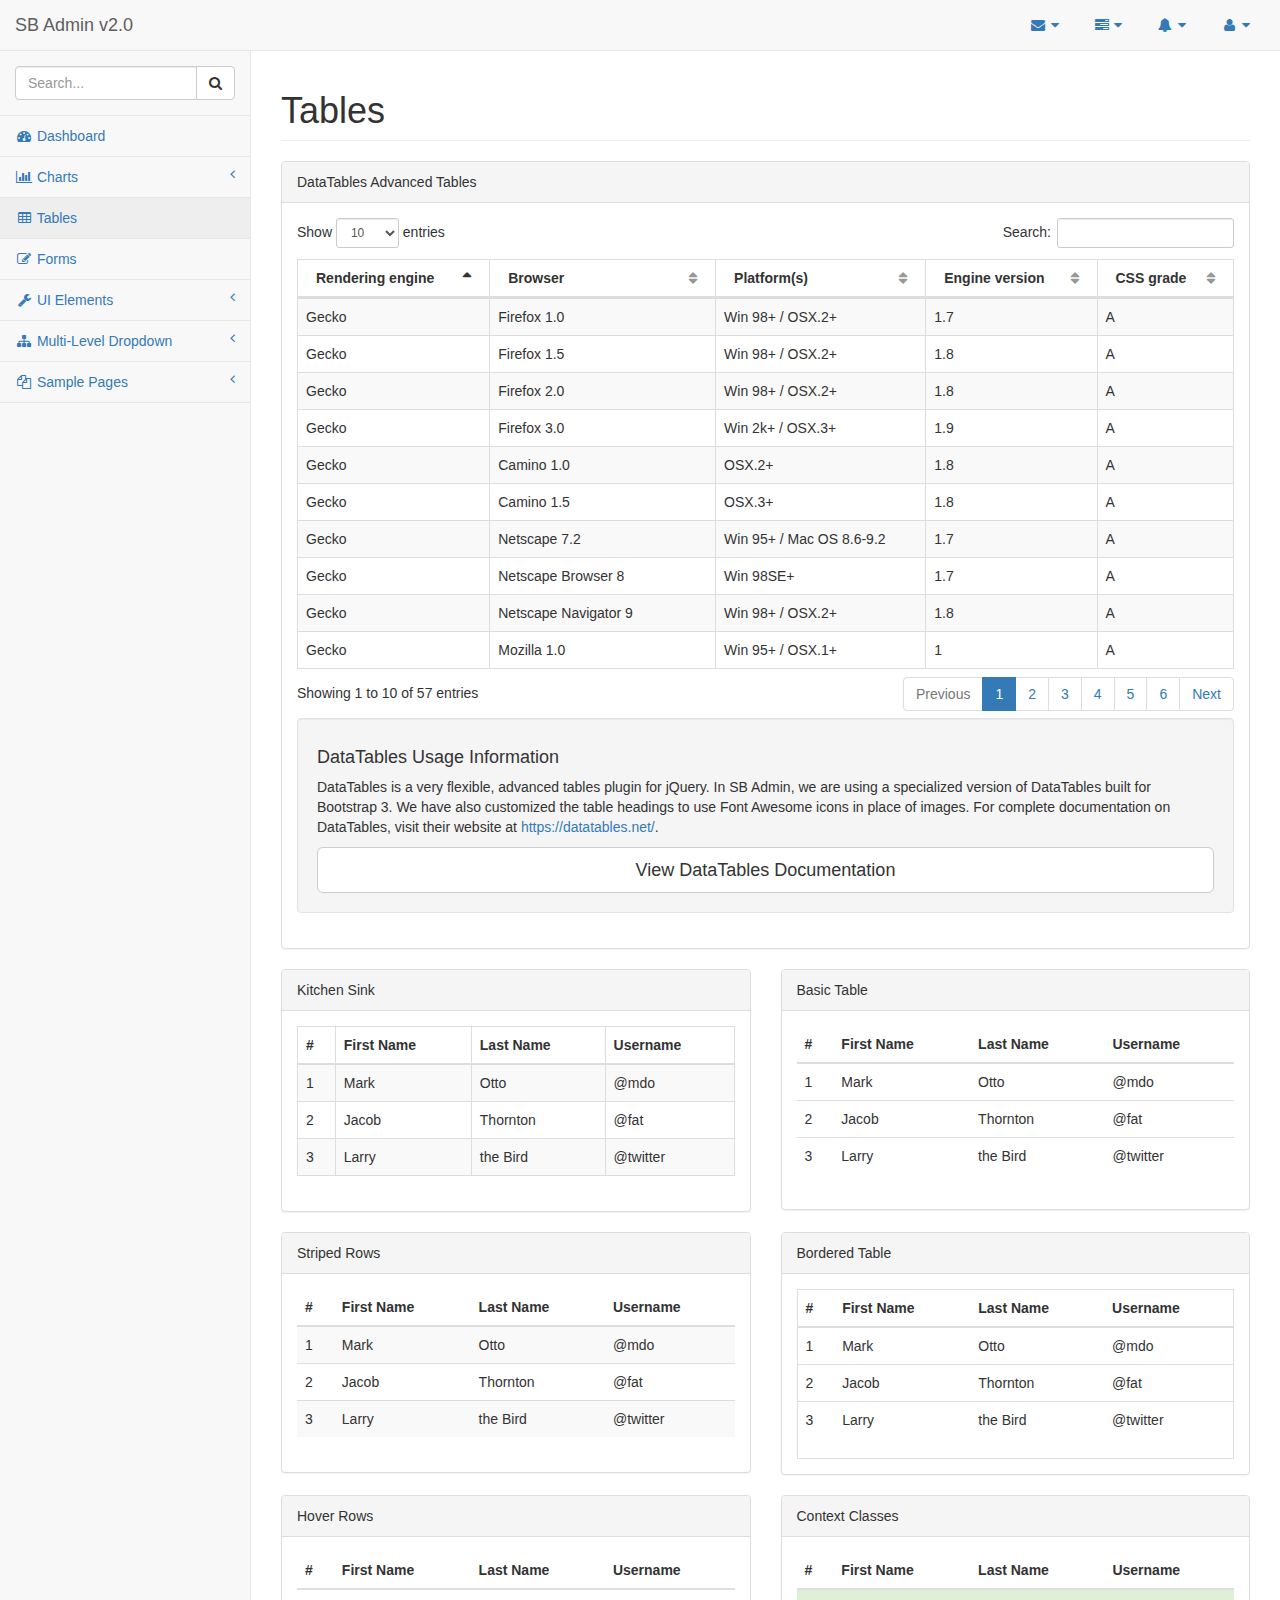
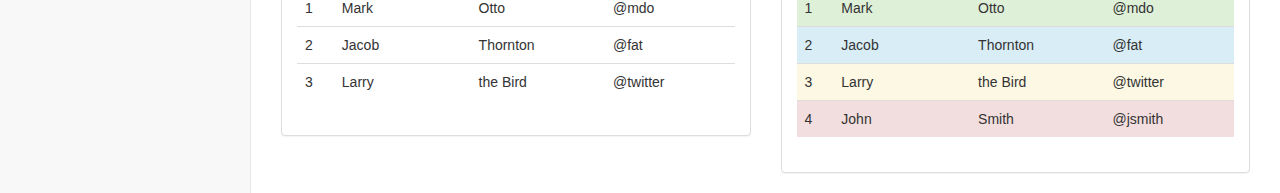
<file: KB2022/wwwroot/sbAdmin2/pages/tables.html>
<!DOCTYPE html>
<html lang="en">

<head>

    <meta charset="utf-8">
    <meta http-equiv="X-UA-Compatible" content="IE=edge">
    <meta name="viewport" content="width=device-width, initial-scale=1">
    <meta name="description" content="">
    <meta name="author" content="">

    <title>SB Admin 2 - Bootstrap Admin Theme</title>

    <!-- Bootstrap Core CSS -->
    <link href="../vendor/bootstrap/css/bootstrap.min.css" rel="stylesheet">

    <!-- MetisMenu CSS -->
    <link href="../vendor/metisMenu/metisMenu.min.css" rel="stylesheet">

    <!-- DataTables CSS -->
    <link href="../vendor/datatables-plugins/dataTables.bootstrap.css" rel="stylesheet">

    <!-- DataTables Responsive CSS -->
    <link href="../vendor/datatables-responsive/dataTables.responsive.css" rel="stylesheet">

    <!-- Custom CSS -->
    <link href="../dist/css/sb-admin-2.css" rel="stylesheet">

    <!-- Custom Fonts -->
    <link href="../vendor/font-awesome/css/font-awesome.min.css" rel="stylesheet" type="text/css">

    <!-- HTML5 Shim and Respond.js IE8 support of HTML5 elements and media queries -->
    <!-- WARNING: Respond.js doesn't work if you view the page via file:// -->
    <!--[if lt IE 9]>
        <script src="https://oss.maxcdn.com/libs/html5shiv/3.7.0/html5shiv.js"></script>
        <script src="https://oss.maxcdn.com/libs/respond.js/1.4.2/respond.min.js"></script>
    <![endif]-->

</head>

<body>

    <div id="wrapper">

        <!-- Navigation -->
        <nav class="navbar navbar-default navbar-static-top" role="navigation" style="margin-bottom: 0">
            <div class="navbar-header">
                <button type="button" class="navbar-toggle" data-toggle="collapse" data-target=".navbar-collapse">
                    <span class="sr-only">Toggle navigation</span>
                    <span class="icon-bar"></span>
                    <span class="icon-bar"></span>
                    <span class="icon-bar"></span>
                </button>
                <a class="navbar-brand" href="index.html">SB Admin v2.0</a>
            </div>
            <!-- /.navbar-header -->

            <ul class="nav navbar-top-links navbar-right">
                <li class="dropdown">
                    <a class="dropdown-toggle" data-toggle="dropdown" href="#">
                        <i class="fa fa-envelope fa-fw"></i> <i class="fa fa-caret-down"></i>
                    </a>
                    <ul class="dropdown-menu dropdown-messages">
                        <li>
                            <a href="#">
                                <div>
                                    <strong>John Smith</strong>
                                    <span class="pull-right text-muted">
                                        <em>Yesterday</em>
                                    </span>
                                </div>
                                <div>Lorem ipsum dolor sit amet, consectetur adipiscing elit. Pellentesque eleifend...</div>
                            </a>
                        </li>
                        <li class="divider"></li>
                        <li>
                            <a href="#">
                                <div>
                                    <strong>John Smith</strong>
                                    <span class="pull-right text-muted">
                                        <em>Yesterday</em>
                                    </span>
                                </div>
                                <div>Lorem ipsum dolor sit amet, consectetur adipiscing elit. Pellentesque eleifend...</div>
                            </a>
                        </li>
                        <li class="divider"></li>
                        <li>
                            <a href="#">
                                <div>
                                    <strong>John Smith</strong>
                                    <span class="pull-right text-muted">
                                        <em>Yesterday</em>
                                    </span>
                                </div>
                                <div>Lorem ipsum dolor sit amet, consectetur adipiscing elit. Pellentesque eleifend...</div>
                            </a>
                        </li>
                        <li class="divider"></li>
                        <li>
                            <a class="text-center" href="#">
                                <strong>Read All Messages</strong>
                                <i class="fa fa-angle-right"></i>
                            </a>
                        </li>
                    </ul>
                    <!-- /.dropdown-messages -->
                </li>
                <!-- /.dropdown -->
                <li class="dropdown">
                    <a class="dropdown-toggle" data-toggle="dropdown" href="#">
                        <i class="fa fa-tasks fa-fw"></i> <i class="fa fa-caret-down"></i>
                    </a>
                    <ul class="dropdown-menu dropdown-tasks">
                        <li>
                            <a href="#">
                                <div>
                                    <p>
                                        <strong>Task 1</strong>
                                        <span class="pull-right text-muted">40% Complete</span>
                                    </p>
                                    <div class="progress progress-striped active">
                                        <div class="progress-bar progress-bar-success" role="progressbar" aria-valuenow="40" aria-valuemin="0" aria-valuemax="100" style="width: 40%">
                                            <span class="sr-only">40% Complete (success)</span>
                                        </div>
                                    </div>
                                </div>
                            </a>
                        </li>
                        <li class="divider"></li>
                        <li>
                            <a href="#">
                                <div>
                                    <p>
                                        <strong>Task 2</strong>
                                        <span class="pull-right text-muted">20% Complete</span>
                                    </p>
                                    <div class="progress progress-striped active">
                                        <div class="progress-bar progress-bar-info" role="progressbar" aria-valuenow="20" aria-valuemin="0" aria-valuemax="100" style="width: 20%">
                                            <span class="sr-only">20% Complete</span>
                                        </div>
                                    </div>
                                </div>
                            </a>
                        </li>
                        <li class="divider"></li>
                        <li>
                            <a href="#">
                                <div>
                                    <p>
                                        <strong>Task 3</strong>
                                        <span class="pull-right text-muted">60% Complete</span>
                                    </p>
                                    <div class="progress progress-striped active">
                                        <div class="progress-bar progress-bar-warning" role="progressbar" aria-valuenow="60" aria-valuemin="0" aria-valuemax="100" style="width: 60%">
                                            <span class="sr-only">60% Complete (warning)</span>
                                        </div>
                                    </div>
                                </div>
                            </a>
                        </li>
                        <li class="divider"></li>
                        <li>
                            <a href="#">
                                <div>
                                    <p>
                                        <strong>Task 4</strong>
                                        <span class="pull-right text-muted">80% Complete</span>
                                    </p>
                                    <div class="progress progress-striped active">
                                        <div class="progress-bar progress-bar-danger" role="progressbar" aria-valuenow="80" aria-valuemin="0" aria-valuemax="100" style="width: 80%">
                                            <span class="sr-only">80% Complete (danger)</span>
                                        </div>
                                    </div>
                                </div>
                            </a>
                        </li>
                        <li class="divider"></li>
                        <li>
                            <a class="text-center" href="#">
                                <strong>See All Tasks</strong>
                                <i class="fa fa-angle-right"></i>
                            </a>
                        </li>
                    </ul>
                    <!-- /.dropdown-tasks -->
                </li>
                <!-- /.dropdown -->
                <li class="dropdown">
                    <a class="dropdown-toggle" data-toggle="dropdown" href="#">
                        <i class="fa fa-bell fa-fw"></i> <i class="fa fa-caret-down"></i>
                    </a>
                    <ul class="dropdown-menu dropdown-alerts">
                        <li>
                            <a href="#">
                                <div>
                                    <i class="fa fa-comment fa-fw"></i> New Comment
                                    <span class="pull-right text-muted small">4 minutes ago</span>
                                </div>
                            </a>
                        </li>
                        <li class="divider"></li>
                        <li>
                            <a href="#">
                                <div>
                                    <i class="fa fa-twitter fa-fw"></i> 3 New Followers
                                    <span class="pull-right text-muted small">12 minutes ago</span>
                                </div>
                            </a>
                        </li>
                        <li class="divider"></li>
                        <li>
                            <a href="#">
                                <div>
                                    <i class="fa fa-envelope fa-fw"></i> Message Sent
                                    <span class="pull-right text-muted small">4 minutes ago</span>
                                </div>
                            </a>
                        </li>
                        <li class="divider"></li>
                        <li>
                            <a href="#">
                                <div>
                                    <i class="fa fa-tasks fa-fw"></i> New Task
                                    <span class="pull-right text-muted small">4 minutes ago</span>
                                </div>
                            </a>
                        </li>
                        <li class="divider"></li>
                        <li>
                            <a href="#">
                                <div>
                                    <i class="fa fa-upload fa-fw"></i> Server Rebooted
                                    <span class="pull-right text-muted small">4 minutes ago</span>
                                </div>
                            </a>
                        </li>
                        <li class="divider"></li>
                        <li>
                            <a class="text-center" href="#">
                                <strong>See All Alerts</strong>
                                <i class="fa fa-angle-right"></i>
                            </a>
                        </li>
                    </ul>
                    <!-- /.dropdown-alerts -->
                </li>
                <!-- /.dropdown -->
                <li class="dropdown">
                    <a class="dropdown-toggle" data-toggle="dropdown" href="#">
                        <i class="fa fa-user fa-fw"></i> <i class="fa fa-caret-down"></i>
                    </a>
                    <ul class="dropdown-menu dropdown-user">
                        <li><a href="#"><i class="fa fa-user fa-fw"></i> User Profile</a>
                        </li>
                        <li><a href="#"><i class="fa fa-gear fa-fw"></i> Settings</a>
                        </li>
                        <li class="divider"></li>
                        <li><a href="login.html"><i class="fa fa-sign-out fa-fw"></i> Logout</a>
                        </li>
                    </ul>
                    <!-- /.dropdown-user -->
                </li>
                <!-- /.dropdown -->
            </ul>
            <!-- /.navbar-top-links -->

            <div class="navbar-default sidebar" role="navigation">
                <div class="sidebar-nav navbar-collapse">
                    <ul class="nav" id="side-menu">
                        <li class="sidebar-search">
                            <div class="input-group custom-search-form">
                                <input type="text" class="form-control" placeholder="Search...">
                                <span class="input-group-btn">
                                <button class="btn btn-default" type="button">
                                    <i class="fa fa-search"></i>
                                </button>
                            </span>
                            </div>
                            <!-- /input-group -->
                        </li>
                        <li>
                            <a href="index.html"><i class="fa fa-dashboard fa-fw"></i> Dashboard</a>
                        </li>
                        <li>
                            <a href="#"><i class="fa fa-bar-chart-o fa-fw"></i> Charts<span class="fa arrow"></span></a>
                            <ul class="nav nav-second-level">
                                <li>
                                    <a href="flot.html">Flot Charts</a>
                                </li>
                                <li>
                                    <a href="morris.html">Morris.js Charts</a>
                                </li>
                            </ul>
                            <!-- /.nav-second-level -->
                        </li>
                        <li>
                            <a href="tables.html"><i class="fa fa-table fa-fw"></i> Tables</a>
                        </li>
                        <li>
                            <a href="forms.html"><i class="fa fa-edit fa-fw"></i> Forms</a>
                        </li>
                        <li>
                            <a href="#"><i class="fa fa-wrench fa-fw"></i> UI Elements<span class="fa arrow"></span></a>
                            <ul class="nav nav-second-level">
                                <li>
                                    <a href="panels-wells.html">Panels and Wells</a>
                                </li>
                                <li>
                                    <a href="buttons.html">Buttons</a>
                                </li>
                                <li>
                                    <a href="notifications.html">Notifications</a>
                                </li>
                                <li>
                                    <a href="typography.html">Typography</a>
                                </li>
                                <li>
                                    <a href="icons.html"> Icons</a>
                                </li>
                                <li>
                                    <a href="grid.html">Grid</a>
                                </li>
                            </ul>
                            <!-- /.nav-second-level -->
                        </li>
                        <li>
                            <a href="#"><i class="fa fa-sitemap fa-fw"></i> Multi-Level Dropdown<span class="fa arrow"></span></a>
                            <ul class="nav nav-second-level">
                                <li>
                                    <a href="#">Second Level Item</a>
                                </li>
                                <li>
                                    <a href="#">Second Level Item</a>
                                </li>
                                <li>
                                    <a href="#">Third Level <span class="fa arrow"></span></a>
                                    <ul class="nav nav-third-level">
                                        <li>
                                            <a href="#">Third Level Item</a>
                                        </li>
                                        <li>
                                            <a href="#">Third Level Item</a>
                                        </li>
                                        <li>
                                            <a href="#">Third Level Item</a>
                                        </li>
                                        <li>
                                            <a href="#">Third Level Item</a>
                                        </li>
                                    </ul>
                                    <!-- /.nav-third-level -->
                                </li>
                            </ul>
                            <!-- /.nav-second-level -->
                        </li>
                        <li>
                            <a href="#"><i class="fa fa-files-o fa-fw"></i> Sample Pages<span class="fa arrow"></span></a>
                            <ul class="nav nav-second-level">
                                <li>
                                    <a href="blank.html">Blank Page</a>
                                </li>
                                <li>
                                    <a href="login.html">Login Page</a>
                                </li>
                            </ul>
                            <!-- /.nav-second-level -->
                        </li>
                    </ul>
                </div>
                <!-- /.sidebar-collapse -->
            </div>
            <!-- /.navbar-static-side -->
        </nav>

        <div id="page-wrapper">
            <div class="row">
                <div class="col-lg-12">
                    <h1 class="page-header">Tables</h1>
                </div>
                <!-- /.col-lg-12 -->
            </div>
            <!-- /.row -->
            <div class="row">
                <div class="col-lg-12">
                    <div class="panel panel-default">
                        <div class="panel-heading">
                            DataTables Advanced Tables
                        </div>
                        <!-- /.panel-heading -->
                        <div class="panel-body">
                            <table width="100%" class="table table-striped table-bordered table-hover" id="dataTables-example">
                                <thead>
                                    <tr>
                                        <th>Rendering engine</th>
                                        <th>Browser</th>
                                        <th>Platform(s)</th>
                                        <th>Engine version</th>
                                        <th>CSS grade</th>
                                    </tr>
                                </thead>
                                <tbody>
                                    <tr class="odd gradeX">
                                        <td>Trident</td>
                                        <td>Internet Explorer 4.0</td>
                                        <td>Win 95+</td>
                                        <td class="center">4</td>
                                        <td class="center">X</td>
                                    </tr>
                                    <tr class="even gradeC">
                                        <td>Trident</td>
                                        <td>Internet Explorer 5.0</td>
                                        <td>Win 95+</td>
                                        <td class="center">5</td>
                                        <td class="center">C</td>
                                    </tr>
                                    <tr class="odd gradeA">
                                        <td>Trident</td>
                                        <td>Internet Explorer 5.5</td>
                                        <td>Win 95+</td>
                                        <td class="center">5.5</td>
                                        <td class="center">A</td>
                                    </tr>
                                    <tr class="even gradeA">
                                        <td>Trident</td>
                                        <td>Internet Explorer 6</td>
                                        <td>Win 98+</td>
                                        <td class="center">6</td>
                                        <td class="center">A</td>
                                    </tr>
                                    <tr class="odd gradeA">
                                        <td>Trident</td>
                                        <td>Internet Explorer 7</td>
                                        <td>Win XP SP2+</td>
                                        <td class="center">7</td>
                                        <td class="center">A</td>
                                    </tr>
                                    <tr class="even gradeA">
                                        <td>Trident</td>
                                        <td>AOL browser (AOL desktop)</td>
                                        <td>Win XP</td>
                                        <td class="center">6</td>
                                        <td class="center">A</td>
                                    </tr>
                                    <tr class="gradeA">
                                        <td>Gecko</td>
                                        <td>Firefox 1.0</td>
                                        <td>Win 98+ / OSX.2+</td>
                                        <td class="center">1.7</td>
                                        <td class="center">A</td>
                                    </tr>
                                    <tr class="gradeA">
                                        <td>Gecko</td>
                                        <td>Firefox 1.5</td>
                                        <td>Win 98+ / OSX.2+</td>
                                        <td class="center">1.8</td>
                                        <td class="center">A</td>
                                    </tr>
                                    <tr class="gradeA">
                                        <td>Gecko</td>
                                        <td>Firefox 2.0</td>
                                        <td>Win 98+ / OSX.2+</td>
                                        <td class="center">1.8</td>
                                        <td class="center">A</td>
                                    </tr>
                                    <tr class="gradeA">
                                        <td>Gecko</td>
                                        <td>Firefox 3.0</td>
                                        <td>Win 2k+ / OSX.3+</td>
                                        <td class="center">1.9</td>
                                        <td class="center">A</td>
                                    </tr>
                                    <tr class="gradeA">
                                        <td>Gecko</td>
                                        <td>Camino 1.0</td>
                                        <td>OSX.2+</td>
                                        <td class="center">1.8</td>
                                        <td class="center">A</td>
                                    </tr>
                                    <tr class="gradeA">
                                        <td>Gecko</td>
                                        <td>Camino 1.5</td>
                                        <td>OSX.3+</td>
                                        <td class="center">1.8</td>
                                        <td class="center">A</td>
                                    </tr>
                                    <tr class="gradeA">
                                        <td>Gecko</td>
                                        <td>Netscape 7.2</td>
                                        <td>Win 95+ / Mac OS 8.6-9.2</td>
                                        <td class="center">1.7</td>
                                        <td class="center">A</td>
                                    </tr>
                                    <tr class="gradeA">
                                        <td>Gecko</td>
                                        <td>Netscape Browser 8</td>
                                        <td>Win 98SE+</td>
                                        <td class="center">1.7</td>
                                        <td class="center">A</td>
                                    </tr>
                                    <tr class="gradeA">
                                        <td>Gecko</td>
                                        <td>Netscape Navigator 9</td>
                                        <td>Win 98+ / OSX.2+</td>
                                        <td class="center">1.8</td>
                                        <td class="center">A</td>
                                    </tr>
                                    <tr class="gradeA">
                                        <td>Gecko</td>
                                        <td>Mozilla 1.0</td>
                                        <td>Win 95+ / OSX.1+</td>
                                        <td class="center">1</td>
                                        <td class="center">A</td>
                                    </tr>
                                    <tr class="gradeA">
                                        <td>Gecko</td>
                                        <td>Mozilla 1.1</td>
                                        <td>Win 95+ / OSX.1+</td>
                                        <td class="center">1.1</td>
                                        <td class="center">A</td>
                                    </tr>
                                    <tr class="gradeA">
                                        <td>Gecko</td>
                                        <td>Mozilla 1.2</td>
                                        <td>Win 95+ / OSX.1+</td>
                                        <td class="center">1.2</td>
                                        <td class="center">A</td>
                                    </tr>
                                    <tr class="gradeA">
                                        <td>Gecko</td>
                                        <td>Mozilla 1.3</td>
                                        <td>Win 95+ / OSX.1+</td>
                                        <td class="center">1.3</td>
                                        <td class="center">A</td>
                                    </tr>
                                    <tr class="gradeA">
                                        <td>Gecko</td>
                                        <td>Mozilla 1.4</td>
                                        <td>Win 95+ / OSX.1+</td>
                                        <td class="center">1.4</td>
                                        <td class="center">A</td>
                                    </tr>
                                    <tr class="gradeA">
                                        <td>Gecko</td>
                                        <td>Mozilla 1.5</td>
                                        <td>Win 95+ / OSX.1+</td>
                                        <td class="center">1.5</td>
                                        <td class="center">A</td>
                                    </tr>
                                    <tr class="gradeA">
                                        <td>Gecko</td>
                                        <td>Mozilla 1.6</td>
                                        <td>Win 95+ / OSX.1+</td>
                                        <td class="center">1.6</td>
                                        <td class="center">A</td>
                                    </tr>
                                    <tr class="gradeA">
                                        <td>Gecko</td>
                                        <td>Mozilla 1.7</td>
                                        <td>Win 98+ / OSX.1+</td>
                                        <td class="center">1.7</td>
                                        <td class="center">A</td>
                                    </tr>
                                    <tr class="gradeA">
                                        <td>Gecko</td>
                                        <td>Mozilla 1.8</td>
                                        <td>Win 98+ / OSX.1+</td>
                                        <td class="center">1.8</td>
                                        <td class="center">A</td>
                                    </tr>
                                    <tr class="gradeA">
                                        <td>Gecko</td>
                                        <td>Seamonkey 1.1</td>
                                        <td>Win 98+ / OSX.2+</td>
                                        <td class="center">1.8</td>
                                        <td class="center">A</td>
                                    </tr>
                                    <tr class="gradeA">
                                        <td>Gecko</td>
                                        <td>Epiphany 2.20</td>
                                        <td>Gnome</td>
                                        <td class="center">1.8</td>
                                        <td class="center">A</td>
                                    </tr>
                                    <tr class="gradeA">
                                        <td>Webkit</td>
                                        <td>Safari 1.2</td>
                                        <td>OSX.3</td>
                                        <td class="center">125.5</td>
                                        <td class="center">A</td>
                                    </tr>
                                    <tr class="gradeA">
                                        <td>Webkit</td>
                                        <td>Safari 1.3</td>
                                        <td>OSX.3</td>
                                        <td class="center">312.8</td>
                                        <td class="center">A</td>
                                    </tr>
                                    <tr class="gradeA">
                                        <td>Webkit</td>
                                        <td>Safari 2.0</td>
                                        <td>OSX.4+</td>
                                        <td class="center">419.3</td>
                                        <td class="center">A</td>
                                    </tr>
                                    <tr class="gradeA">
                                        <td>Webkit</td>
                                        <td>Safari 3.0</td>
                                        <td>OSX.4+</td>
                                        <td class="center">522.1</td>
                                        <td class="center">A</td>
                                    </tr>
                                    <tr class="gradeA">
                                        <td>Webkit</td>
                                        <td>OmniWeb 5.5</td>
                                        <td>OSX.4+</td>
                                        <td class="center">420</td>
                                        <td class="center">A</td>
                                    </tr>
                                    <tr class="gradeA">
                                        <td>Webkit</td>
                                        <td>iPod Touch / iPhone</td>
                                        <td>iPod</td>
                                        <td class="center">420.1</td>
                                        <td class="center">A</td>
                                    </tr>
                                    <tr class="gradeA">
                                        <td>Webkit</td>
                                        <td>S60</td>
                                        <td>S60</td>
                                        <td class="center">413</td>
                                        <td class="center">A</td>
                                    </tr>
                                    <tr class="gradeA">
                                        <td>Presto</td>
                                        <td>Opera 7.0</td>
                                        <td>Win 95+ / OSX.1+</td>
                                        <td class="center">-</td>
                                        <td class="center">A</td>
                                    </tr>
                                    <tr class="gradeA">
                                        <td>Presto</td>
                                        <td>Opera 7.5</td>
                                        <td>Win 95+ / OSX.2+</td>
                                        <td class="center">-</td>
                                        <td class="center">A</td>
                                    </tr>
                                    <tr class="gradeA">
                                        <td>Presto</td>
                                        <td>Opera 8.0</td>
                                        <td>Win 95+ / OSX.2+</td>
                                        <td class="center">-</td>
                                        <td class="center">A</td>
                                    </tr>
                                    <tr class="gradeA">
                                        <td>Presto</td>
                                        <td>Opera 8.5</td>
                                        <td>Win 95+ / OSX.2+</td>
                                        <td class="center">-</td>
                                        <td class="center">A</td>
                                    </tr>
                                    <tr class="gradeA">
                                        <td>Presto</td>
                                        <td>Opera 9.0</td>
                                        <td>Win 95+ / OSX.3+</td>
                                        <td class="center">-</td>
                                        <td class="center">A</td>
                                    </tr>
                                    <tr class="gradeA">
                                        <td>Presto</td>
                                        <td>Opera 9.2</td>
                                        <td>Win 88+ / OSX.3+</td>
                                        <td class="center">-</td>
                                        <td class="center">A</td>
                                    </tr>
                                    <tr class="gradeA">
                                        <td>Presto</td>
                                        <td>Opera 9.5</td>
                                        <td>Win 88+ / OSX.3+</td>
                                        <td class="center">-</td>
                                        <td class="center">A</td>
                                    </tr>
                                    <tr class="gradeA">
                                        <td>Presto</td>
                                        <td>Opera for Wii</td>
                                        <td>Wii</td>
                                        <td class="center">-</td>
                                        <td class="center">A</td>
                                    </tr>
                                    <tr class="gradeA">
                                        <td>Presto</td>
                                        <td>Nokia N800</td>
                                        <td>N800</td>
                                        <td class="center">-</td>
                                        <td class="center">A</td>
                                    </tr>
                                    <tr class="gradeA">
                                        <td>Presto</td>
                                        <td>Nintendo DS browser</td>
                                        <td>Nintendo DS</td>
                                        <td class="center">8.5</td>
                                        <td class="center">C/A<sup>1</sup>
                                        </td>
                                    </tr>
                                    <tr class="gradeC">
                                        <td>KHTML</td>
                                        <td>Konqureror 3.1</td>
                                        <td>KDE 3.1</td>
                                        <td class="center">3.1</td>
                                        <td class="center">C</td>
                                    </tr>
                                    <tr class="gradeA">
                                        <td>KHTML</td>
                                        <td>Konqureror 3.3</td>
                                        <td>KDE 3.3</td>
                                        <td class="center">3.3</td>
                                        <td class="center">A</td>
                                    </tr>
                                    <tr class="gradeA">
                                        <td>KHTML</td>
                                        <td>Konqureror 3.5</td>
                                        <td>KDE 3.5</td>
                                        <td class="center">3.5</td>
                                        <td class="center">A</td>
                                    </tr>
                                    <tr class="gradeX">
                                        <td>Tasman</td>
                                        <td>Internet Explorer 4.5</td>
                                        <td>Mac OS 8-9</td>
                                        <td class="center">-</td>
                                        <td class="center">X</td>
                                    </tr>
                                    <tr class="gradeC">
                                        <td>Tasman</td>
                                        <td>Internet Explorer 5.1</td>
                                        <td>Mac OS 7.6-9</td>
                                        <td class="center">1</td>
                                        <td class="center">C</td>
                                    </tr>
                                    <tr class="gradeC">
                                        <td>Tasman</td>
                                        <td>Internet Explorer 5.2</td>
                                        <td>Mac OS 8-X</td>
                                        <td class="center">1</td>
                                        <td class="center">C</td>
                                    </tr>
                                    <tr class="gradeA">
                                        <td>Misc</td>
                                        <td>NetFront 3.1</td>
                                        <td>Embedded devices</td>
                                        <td class="center">-</td>
                                        <td class="center">C</td>
                                    </tr>
                                    <tr class="gradeA">
                                        <td>Misc</td>
                                        <td>NetFront 3.4</td>
                                        <td>Embedded devices</td>
                                        <td class="center">-</td>
                                        <td class="center">A</td>
                                    </tr>
                                    <tr class="gradeX">
                                        <td>Misc</td>
                                        <td>Dillo 0.8</td>
                                        <td>Embedded devices</td>
                                        <td class="center">-</td>
                                        <td class="center">X</td>
                                    </tr>
                                    <tr class="gradeX">
                                        <td>Misc</td>
                                        <td>Links</td>
                                        <td>Text only</td>
                                        <td class="center">-</td>
                                        <td class="center">X</td>
                                    </tr>
                                    <tr class="gradeX">
                                        <td>Misc</td>
                                        <td>Lynx</td>
                                        <td>Text only</td>
                                        <td class="center">-</td>
                                        <td class="center">X</td>
                                    </tr>
                                    <tr class="gradeC">
                                        <td>Misc</td>
                                        <td>IE Mobile</td>
                                        <td>Windows Mobile 6</td>
                                        <td class="center">-</td>
                                        <td class="center">C</td>
                                    </tr>
                                    <tr class="gradeC">
                                        <td>Misc</td>
                                        <td>PSP browser</td>
                                        <td>PSP</td>
                                        <td class="center">-</td>
                                        <td class="center">C</td>
                                    </tr>
                                    <tr class="gradeU">
                                        <td>Other browsers</td>
                                        <td>All others</td>
                                        <td>-</td>
                                        <td class="center">-</td>
                                        <td class="center">U</td>
                                    </tr>
                                </tbody>
                            </table>
                            <!-- /.table-responsive -->
                            <div class="well">
                                <h4>DataTables Usage Information</h4>
                                <p>DataTables is a very flexible, advanced tables plugin for jQuery. In SB Admin, we are using a specialized version of DataTables built for Bootstrap 3. We have also customized the table headings to use Font Awesome icons in place of images. For complete documentation on DataTables, visit their website at <a target="_blank" href="https://datatables.net/">https://datatables.net/</a>.</p>
                                <a class="btn btn-default btn-lg btn-block" target="_blank" href="https://datatables.net/">View DataTables Documentation</a>
                            </div>
                        </div>
                        <!-- /.panel-body -->
                    </div>
                    <!-- /.panel -->
                </div>
                <!-- /.col-lg-12 -->
            </div>
            <!-- /.row -->
            <div class="row">
                <div class="col-lg-6">
                    <div class="panel panel-default">
                        <div class="panel-heading">
                            Kitchen Sink
                        </div>
                        <!-- /.panel-heading -->
                        <div class="panel-body">
                            <div class="table-responsive">
                                <table class="table table-striped table-bordered table-hover">
                                    <thead>
                                        <tr>
                                            <th>#</th>
                                            <th>First Name</th>
                                            <th>Last Name</th>
                                            <th>Username</th>
                                        </tr>
                                    </thead>
                                    <tbody>
                                        <tr>
                                            <td>1</td>
                                            <td>Mark</td>
                                            <td>Otto</td>
                                            <td>@mdo</td>
                                        </tr>
                                        <tr>
                                            <td>2</td>
                                            <td>Jacob</td>
                                            <td>Thornton</td>
                                            <td>@fat</td>
                                        </tr>
                                        <tr>
                                            <td>3</td>
                                            <td>Larry</td>
                                            <td>the Bird</td>
                                            <td>@twitter</td>
                                        </tr>
                                    </tbody>
                                </table>
                            </div>
                            <!-- /.table-responsive -->
                        </div>
                        <!-- /.panel-body -->
                    </div>
                    <!-- /.panel -->
                </div>
                <!-- /.col-lg-6 -->
                <div class="col-lg-6">
                    <div class="panel panel-default">
                        <div class="panel-heading">
                            Basic Table
                        </div>
                        <!-- /.panel-heading -->
                        <div class="panel-body">
                            <div class="table-responsive">
                                <table class="table">
                                    <thead>
                                        <tr>
                                            <th>#</th>
                                            <th>First Name</th>
                                            <th>Last Name</th>
                                            <th>Username</th>
                                        </tr>
                                    </thead>
                                    <tbody>
                                        <tr>
                                            <td>1</td>
                                            <td>Mark</td>
                                            <td>Otto</td>
                                            <td>@mdo</td>
                                        </tr>
                                        <tr>
                                            <td>2</td>
                                            <td>Jacob</td>
                                            <td>Thornton</td>
                                            <td>@fat</td>
                                        </tr>
                                        <tr>
                                            <td>3</td>
                                            <td>Larry</td>
                                            <td>the Bird</td>
                                            <td>@twitter</td>
                                        </tr>
                                    </tbody>
                                </table>
                            </div>
                            <!-- /.table-responsive -->
                        </div>
                        <!-- /.panel-body -->
                    </div>
                    <!-- /.panel -->
                </div>
                <!-- /.col-lg-6 -->
            </div>
            <!-- /.row -->
            <div class="row">
                <div class="col-lg-6">
                    <div class="panel panel-default">
                        <div class="panel-heading">
                            Striped Rows
                        </div>
                        <!-- /.panel-heading -->
                        <div class="panel-body">
                            <div class="table-responsive">
                                <table class="table table-striped">
                                    <thead>
                                        <tr>
                                            <th>#</th>
                                            <th>First Name</th>
                                            <th>Last Name</th>
                                            <th>Username</th>
                                        </tr>
                                    </thead>
                                    <tbody>
                                        <tr>
                                            <td>1</td>
                                            <td>Mark</td>
                                            <td>Otto</td>
                                            <td>@mdo</td>
                                        </tr>
                                        <tr>
                                            <td>2</td>
                                            <td>Jacob</td>
                                            <td>Thornton</td>
                                            <td>@fat</td>
                                        </tr>
                                        <tr>
                                            <td>3</td>
                                            <td>Larry</td>
                                            <td>the Bird</td>
                                            <td>@twitter</td>
                                        </tr>
                                    </tbody>
                                </table>
                            </div>
                            <!-- /.table-responsive -->
                        </div>
                        <!-- /.panel-body -->
                    </div>
                    <!-- /.panel -->
                </div>
                <!-- /.col-lg-6 -->
                <div class="col-lg-6">
                    <div class="panel panel-default">
                        <div class="panel-heading">
                            Bordered Table
                        </div>
                        <!-- /.panel-heading -->
                        <div class="panel-body">
                            <div class="table-responsive table-bordered">
                                <table class="table">
                                    <thead>
                                        <tr>
                                            <th>#</th>
                                            <th>First Name</th>
                                            <th>Last Name</th>
                                            <th>Username</th>
                                        </tr>
                                    </thead>
                                    <tbody>
                                        <tr>
                                            <td>1</td>
                                            <td>Mark</td>
                                            <td>Otto</td>
                                            <td>@mdo</td>
                                        </tr>
                                        <tr>
                                            <td>2</td>
                                            <td>Jacob</td>
                                            <td>Thornton</td>
                                            <td>@fat</td>
                                        </tr>
                                        <tr>
                                            <td>3</td>
                                            <td>Larry</td>
                                            <td>the Bird</td>
                                            <td>@twitter</td>
                                        </tr>
                                    </tbody>
                                </table>
                            </div>
                            <!-- /.table-responsive -->
                        </div>
                        <!-- /.panel-body -->
                    </div>
                    <!-- /.panel -->
                </div>
                <!-- /.col-lg-6 -->
            </div>
            <!-- /.row -->
            <div class="row">
                <div class="col-lg-6">
                    <div class="panel panel-default">
                        <div class="panel-heading">
                            Hover Rows
                        </div>
                        <!-- /.panel-heading -->
                        <div class="panel-body">
                            <div class="table-responsive">
                                <table class="table table-hover">
                                    <thead>
                                        <tr>
                                            <th>#</th>
                                            <th>First Name</th>
                                            <th>Last Name</th>
                                            <th>Username</th>
                                        </tr>
                                    </thead>
                                    <tbody>
                                        <tr>
                                            <td>1</td>
                                            <td>Mark</td>
                                            <td>Otto</td>
                                            <td>@mdo</td>
                                        </tr>
                                        <tr>
                                            <td>2</td>
                                            <td>Jacob</td>
                                            <td>Thornton</td>
                                            <td>@fat</td>
                                        </tr>
                                        <tr>
                                            <td>3</td>
                                            <td>Larry</td>
                                            <td>the Bird</td>
                                            <td>@twitter</td>
                                        </tr>
                                    </tbody>
                                </table>
                            </div>
                            <!-- /.table-responsive -->
                        </div>
                        <!-- /.panel-body -->
                    </div>
                    <!-- /.panel -->
                </div>
                <!-- /.col-lg-6 -->
                <div class="col-lg-6">
                    <div class="panel panel-default">
                        <div class="panel-heading">
                            Context Classes
                        </div>
                        <!-- /.panel-heading -->
                        <div class="panel-body">
                            <div class="table-responsive">
                                <table class="table">
                                    <thead>
                                        <tr>
                                            <th>#</th>
                                            <th>First Name</th>
                                            <th>Last Name</th>
                                            <th>Username</th>
                                        </tr>
                                    </thead>
                                    <tbody>
                                        <tr class="success">
                                            <td>1</td>
                                            <td>Mark</td>
                                            <td>Otto</td>
                                            <td>@mdo</td>
                                        </tr>
                                        <tr class="info">
                                            <td>2</td>
                                            <td>Jacob</td>
                                            <td>Thornton</td>
                                            <td>@fat</td>
                                        </tr>
                                        <tr class="warning">
                                            <td>3</td>
                                            <td>Larry</td>
                                            <td>the Bird</td>
                                            <td>@twitter</td>
                                        </tr>
                                        <tr class="danger">
                                            <td>4</td>
                                            <td>John</td>
                                            <td>Smith</td>
                                            <td>@jsmith</td>
                                        </tr>
                                    </tbody>
                                </table>
                            </div>
                            <!-- /.table-responsive -->
                        </div>
                        <!-- /.panel-body -->
                    </div>
                    <!-- /.panel -->
                </div>
                <!-- /.col-lg-6 -->
            </div>
            <!-- /.row -->
        </div>
        <!-- /#page-wrapper -->

    </div>
    <!-- /#wrapper -->

    <!-- jQuery -->
    <script src="../vendor/jquery/jquery.min.js"></script>

    <!-- Bootstrap Core JavaScript -->
    <script src="../vendor/bootstrap/js/bootstrap.min.js"></script>

    <!-- Metis Menu Plugin JavaScript -->
    <script src="../vendor/metisMenu/metisMenu.min.js"></script>

    <!-- DataTables JavaScript -->
    <script src="../vendor/datatables/js/jquery.dataTables.min.js"></script>
    <script src="../vendor/datatables-plugins/dataTables.bootstrap.min.js"></script>
    <script src="../vendor/datatables-responsive/dataTables.responsive.js"></script>

    <!-- Custom Theme JavaScript -->
    <script src="../dist/js/sb-admin-2.js"></script>

    <!-- Page-Level Demo Scripts - Tables - Use for reference -->
    <script>
    $(document).ready(function() {
        $('#dataTables-example').DataTable({
            responsive: true
        });
    });
    </script>

</body>

</html>
</file>
<file: KB2022/MEDIA_RECORDER/MRecStyles.css>
body {
    padding: 0;
    margin: 0;
    font: 14px "Open Sans", "Arial", sans-serif;
}

#wrapper {
    margin: 3rem 6rem;
}

svg:not(:root) {
    display: block;
}

.playable-code {
    background-color: #f4f7f8;
    border: none;
    border-left: 6px solid #558abb;
    border-width: medium medium medium 6px;
    color: #4d4e53;
    height: 100px;
    width: 90%;
    padding: 10px 10px 0;
}

.playable-canvas {
    border: 1px solid #4d4e53;
    border-radius: 2px;
}

.playable-buttons {
    text-align: right;
    width: 90%;
    padding: 5px 10px 5px 26px;
}

video {
    margin-top: 2px;
    border: 1px solid black;
}

.button {
    cursor: pointer;
    display: block;
    width: 160px;
    border: 1px solid black;
    font-size: 16px;
    text-align: center;
    padding-top: 2px;
    padding-bottom: 4px;
    color: white;
    background-color: darkgreen;
    text-decoration: none;
}

h2 {
    margin-bottom: 4px;
}

.left {
    margin-right: 10px;
    float: left;
    width: 160px;
    padding: 0px;
}

.right {
    margin-left: 10px;
    float: left;
    width: 160px;
    padding: 0px;
}

.bottom {
    clear: both;
    padding-top: 10px;
}
</file>
<file: KB2022/wwwroot/sbAdmin2/vendor/morrisjs/morris.css>
.morris-hover{position:absolute;z-index:1000}.morris-hover.morris-default-style{border-radius:10px;padding:6px;color:#666;background:rgba(255,255,255,0.8);border:solid 2px rgba(230,230,230,0.8);font-family:sans-serif;font-size:12px;text-align:center}.morris-hover.morris-default-style .morris-hover-row-label{font-weight:bold;margin:0.25em 0}
.morris-hover.morris-default-style .morris-hover-point{white-space:nowrap;margin:0.1em 0}
</file>
<file: KB2022/wwwroot/sbAdmin2/vendor/datatables-responsive/dataTables.responsive.css>
table.dataTable.dtr-inline.collapsed > tbody > tr > td:first-child,
table.dataTable.dtr-inline.collapsed > tbody > tr > th:first-child {
  position: relative;
  padding-left: 30px;
  cursor: pointer;
}
table.dataTable.dtr-inline.collapsed > tbody > tr > td:first-child:before,
table.dataTable.dtr-inline.collapsed > tbody > tr > th:first-child:before {
  top: 8px;
  left: 4px;
  height: 16px;
  width: 16px;
  display: block;
  position: absolute;
  color: white;
  border: 2px solid white;
  border-radius: 16px;
  text-align: center;
  line-height: 14px;
  box-shadow: 0 0 3px #444;
  box-sizing: content-box;
  content: '+';
  background-color: #31b131;
}
table.dataTable.dtr-inline.collapsed > tbody > tr > td:first-child.dataTables_empty:before,
table.dataTable.dtr-inline.collapsed > tbody > tr > th:first-child.dataTables_empty:before {
  display: none;
}
table.dataTable.dtr-inline.collapsed > tbody > tr.parent > td:first-child:before,
table.dataTable.dtr-inline.collapsed > tbody > tr.parent > th:first-child:before {
  content: '-';
  background-color: #d33333;
}
table.dataTable.dtr-inline.collapsed > tbody > tr.child td:before {
  display: none;
}
table.dataTable.dtr-inline.collapsed.compact > tbody > tr > td:first-child,
table.dataTable.dtr-inline.collapsed.compact > tbody > tr > th:first-child {
  padding-left: 27px;
}
table.dataTable.dtr-inline.collapsed.compact > tbody > tr > td:first-child:before,
table.dataTable.dtr-inline.collapsed.compact > tbody > tr > th:first-child:before {
  top: 5px;
  left: 4px;
  height: 14px;
  width: 14px;
  border-radius: 14px;
  line-height: 12px;
}
table.dataTable.dtr-column > tbody > tr > td.control,
table.dataTable.dtr-column > tbody > tr > th.control {
  position: relative;
  cursor: pointer;
}
table.dataTable.dtr-column > tbody > tr > td.control:before,
table.dataTable.dtr-column > tbody > tr > th.control:before {
  top: 50%;
  left: 50%;
  height: 16px;
  width: 16px;
  margin-top: -10px;
  margin-left: -10px;
  display: block;
  position: absolute;
  color: white;
  border: 2px solid white;
  border-radius: 16px;
  text-align: center;
  line-height: 14px;
  box-shadow: 0 0 3px #444;
  box-sizing: content-box;
  content: '+';
  background-color: #31b131;
}
table.dataTable.dtr-column > tbody > tr.parent td.control:before,
table.dataTable.dtr-column > tbody > tr.parent th.control:before {
  content: '-';
  background-color: #d33333;
}
table.dataTable > tbody > tr.child {
  padding: 0.5em 1em;
}
table.dataTable > tbody > tr.child:hover {
  background: transparent !important;
}
table.dataTable > tbody > tr.child ul {
  display: inline-block;
  list-style-type: none;
  margin: 0;
  padding: 0;
}
table.dataTable > tbody > tr.child ul li {
  border-bottom: 1px solid #efefef;
  padding: 0.5em 0;
}
table.dataTable > tbody > tr.child ul li:first-child {
  padding-top: 0;
}
table.dataTable > tbody > tr.child ul li:last-child {
  border-bottom: none;
}
table.dataTable > tbody > tr.child span.dtr-title {
  display: inline-block;
  min-width: 75px;
  font-weight: bold;
}
</file>
<file: KB2022/wwwroot/sbAdmin2/vendor/metisMenu/metisMenu.min.css>
/*
 * metismenu - v1.1.3
 * Easy menu jQuery plugin for Twitter Bootstrap 3
 * https://github.com/onokumus/metisMenu
 *
 * Made by Osman Nuri Okumus
 * Under MIT License
 */

.arrow{float:right;line-height:1.42857}.glyphicon.arrow:before{content:"\e079"}.active>a>.glyphicon.arrow:before{content:"\e114"}.fa.arrow:before{content:"\f104"}.active>a>.fa.arrow:before{content:"\f107"}.plus-times{float:right}.fa.plus-times:before{content:"\f067"}.active>a>.fa.plus-times{filter:progid:DXImageTransform.Microsoft.BasicImage(rotation=1);-webkit-transform:rotate(45deg);-moz-transform:rotate(45deg);-ms-transform:rotate(45deg);-o-transform:rotate(45deg);transform:rotate(45deg)}.plus-minus{float:right}.fa.plus-minus:before{content:"\f067"}.active>a>.fa.plus-minus:before{content:"\f068"}
</file>
<file: KB2022/wwwroot/sbAdmin2/dist/css/sb-admin-2.css>
/*!
 * Start Bootstrap - SB Admin 2 v3.3.7+1 (http://startbootstrap.com/template-overviews/sb-admin-2)
 * Copyright 2013-2016 Start Bootstrap
 * Licensed under MIT (https://github.com/BlackrockDigital/startbootstrap/blob/gh-pages/LICENSE)
 */
body {
  background-color: #f8f8f8;
}
#wrapper {
  width: 100%;
}
#page-wrapper {
  padding: 0 15px;
  min-height: 568px;
  background-color: white;
}
@media (min-width: 768px) {
  #page-wrapper {
    position: inherit;
    margin: 0 0 0 250px;
    padding: 0 30px;
    border-left: 1px solid #e7e7e7;
  }
}
.navbar-top-links {
  margin-right: 0;
}
.navbar-top-links li {
  display: inline-block;
}
.navbar-top-links li:last-child {
  margin-right: 15px;
}
.navbar-top-links li a {
  padding: 15px;
  min-height: 50px;
}
.navbar-top-links .dropdown-menu li {
  display: block;
}
.navbar-top-links .dropdown-menu li:last-child {
  margin-right: 0;
}
.navbar-top-links .dropdown-menu li a {
  padding: 3px 20px;
  min-height: 0;
}
.navbar-top-links .dropdown-menu li a div {
  white-space: normal;
}
.navbar-top-links .dropdown-messages,
.navbar-top-links .dropdown-tasks,
.navbar-top-links .dropdown-alerts {
  width: 310px;
  min-width: 0;
}
.navbar-top-links .dropdown-messages {
  margin-left: 5px;
}
.navbar-top-links .dropdown-tasks {
  margin-left: -59px;
}
.navbar-top-links .dropdown-alerts {
  margin-left: -123px;
}
.navbar-top-links .dropdown-user {
  right: 0;
  left: auto;
}
.sidebar .sidebar-nav.navbar-collapse {
  padding-left: 0;
  padding-right: 0;
}
.sidebar .sidebar-search {
  padding: 15px;
}
.sidebar ul li {
  border-bottom: 1px solid #e7e7e7;
}
.sidebar ul li a.active {
  background-color: #eeeeee;
}
.sidebar .arrow {
  float: right;
}
.sidebar .fa.arrow:before {
  content: "\f104";
}
.sidebar .active > a > .fa.arrow:before {
  content: "\f107";
}
.sidebar .nav-second-level li,
.sidebar .nav-third-level li {
  border-bottom: none !important;
}
.sidebar .nav-second-level li a {
  padding-left: 37px;
}
.sidebar .nav-third-level li a {
  padding-left: 52px;
}
@media (min-width: 768px) {
  .sidebar {
    z-index: 1;
    position: absolute;
    width: 250px;
    margin-top: 51px;
  }
  .navbar-top-links .dropdown-messages,
  .navbar-top-links .dropdown-tasks,
  .navbar-top-links .dropdown-alerts {
    margin-left: auto;
  }
}
.btn-outline {
  color: inherit;
  background-color: transparent;
  transition: all .5s;
}
.btn-primary.btn-outline {
  color: #428bca;
}
.btn-success.btn-outline {
  color: #5cb85c;
}
.btn-info.btn-outline {
  color: #5bc0de;
}
.btn-warning.btn-outline {
  color: #f0ad4e;
}
.btn-danger.btn-outline {
  color: #d9534f;
}
.btn-primary.btn-outline:hover,
.btn-success.btn-outline:hover,
.btn-info.btn-outline:hover,
.btn-warning.btn-outline:hover,
.btn-danger.btn-outline:hover {
  color: white;
}
.chat {
  margin: 0;
  padding: 0;
  list-style: none;
}
.chat li {
  margin-bottom: 10px;
  padding-bottom: 5px;
  border-bottom: 1px dotted #999999;
}
.chat li.left .chat-body {
  margin-left: 60px;
}
.chat li.right .chat-body {
  margin-right: 60px;
}
.chat li .chat-body p {
  margin: 0;
}
.panel .slidedown .glyphicon,
.chat .glyphicon {
  margin-right: 5px;
}
.chat-panel .panel-body {
  height: 350px;
  overflow-y: scroll;
}
.login-panel {
  margin-top: 25%;
}
.flot-chart {
  display: block;
  height: 400px;
}
.flot-chart-content {
  width: 100%;
  height: 100%;
}
table.dataTable thead .sorting,
table.dataTable thead .sorting_asc,
table.dataTable thead .sorting_desc,
table.dataTable thead .sorting_asc_disabled,
table.dataTable thead .sorting_desc_disabled {
  background: transparent;
}
table.dataTable thead .sorting_asc:after {
  content: "\f0de";
  float: right;
  font-family: fontawesome;
}
table.dataTable thead .sorting_desc:after {
  content: "\f0dd";
  float: right;
  font-family: fontawesome;
}
table.dataTable thead .sorting:after {
  content: "\f0dc";
  float: right;
  font-family: fontawesome;
  color: rgba(50, 50, 50, 0.5);
}
.btn-circle {
  width: 30px;
  height: 30px;
  padding: 6px 0;
  border-radius: 15px;
  text-align: center;
  font-size: 12px;
  line-height: 1.428571429;
}
.btn-circle.btn-lg {
  width: 50px;
  height: 50px;
  padding: 10px 16px;
  border-radius: 25px;
  font-size: 18px;
  line-height: 1.33;
}
.btn-circle.btn-xl {
  width: 70px;
  height: 70px;
  padding: 10px 16px;
  border-radius: 35px;
  font-size: 24px;
  line-height: 1.33;
}
.show-grid [class^="col-"] {
  padding-top: 10px;
  padding-bottom: 10px;
  border: 1px solid #ddd;
  background-color: #eee !important;
}
.show-grid {
  margin: 15px 0;
}
.huge {
  font-size: 40px;
}
.panel-green {
  border-color: #5cb85c;
}
.panel-green > .panel-heading {
  border-color: #5cb85c;
  color: white;
  background-color: #5cb85c;
}
.panel-green > a {
  color: #5cb85c;
}
.panel-green > a:hover {
  color: #3d8b3d;
}
.panel-red {
  border-color: #d9534f;
}
.panel-red > .panel-heading {
  border-color: #d9534f;
  color: white;
  background-color: #d9534f;
}
.panel-red > a {
  color: #d9534f;
}
.panel-red > a:hover {
  color: #b52b27;
}
.panel-yellow {
  border-color: #f0ad4e;
}
.panel-yellow > .panel-heading {
  border-color: #f0ad4e;
  color: white;
  background-color: #f0ad4e;
}
.panel-yellow > a {
  color: #f0ad4e;
}
.panel-yellow > a:hover {
  color: #df8a13;
}
.timeline {
  position: relative;
  padding: 20px 0 20px;
  list-style: none;
}
.timeline:before {
  content: " ";
  position: absolute;
  top: 0;
  bottom: 0;
  left: 50%;
  width: 3px;
  margin-left: -1.5px;
  background-color: #eeeeee;
}
.timeline > li {
  position: relative;
  margin-bottom: 20px;
}
.timeline > li:before,
.timeline > li:after {
  content: " ";
  display: table;
}
.timeline > li:after {
  clear: both;
}
.timeline > li:before,
.timeline > li:after {
  content: " ";
  display: table;
}
.timeline > li:after {
  clear: both;
}
.timeline > li > .timeline-panel {
  float: left;
  position: relative;
  width: 46%;
  padding: 20px;
  border: 1px solid #d4d4d4;
  border-radius: 2px;
  -webkit-box-shadow: 0 1px 6px rgba(0, 0, 0, 0.175);
  box-shadow: 0 1px 6px rgba(0, 0, 0, 0.175);
}
.timeline > li > .timeline-panel:before {
  content: " ";
  display: inline-block;
  position: absolute;
  top: 26px;
  right: -15px;
  border-top: 15px solid transparent;
  border-right: 0 solid #ccc;
  border-bottom: 15px solid transparent;
  border-left: 15px solid #ccc;
}
.timeline > li > .timeline-panel:after {
  content: " ";
  display: inline-block;
  position: absolute;
  top: 27px;
  right: -14px;
  border-top: 14px solid transparent;
  border-right: 0 solid #fff;
  border-bottom: 14px solid transparent;
  border-left: 14px solid #fff;
}
.timeline > li > .timeline-badge {
  z-index: 100;
  position: absolute;
  top: 16px;
  left: 50%;
  width: 50px;
  height: 50px;
  margin-left: -25px;
  border-radius: 50% 50% 50% 50%;
  text-align: center;
  font-size: 1.4em;
  line-height: 50px;
  color: #fff;
  background-color: #999999;
}
.timeline > li.timeline-inverted > .timeline-panel {
  float: right;
}
.timeline > li.timeline-inverted > .timeline-panel:before {
  right: auto;
  left: -15px;
  border-right-width: 15px;
  border-left-width: 0;
}
.timeline > li.timeline-inverted > .timeline-panel:after {
  right: auto;
  left: -14px;
  border-right-width: 14px;
  border-left-width: 0;
}
.timeline-badge.primary {
  background-color: #2e6da4 !important;
}
.timeline-badge.success {
  background-color: #3f903f !important;
}
.timeline-badge.warning {
  background-color: #f0ad4e !important;
}
.timeline-badge.danger {
  background-color: #d9534f !important;
}
.timeline-badge.info {
  background-color: #5bc0de !important;
}
.timeline-title {
  margin-top: 0;
  color: inherit;
}
.timeline-body > p,
.timeline-body > ul {
  margin-bottom: 0;
}
.timeline-body > p + p {
  margin-top: 5px;
}
@media (max-width: 767px) {
  ul.timeline:before {
    left: 40px;
  }
  ul.timeline > li > .timeline-panel {
    width: calc(10%);
    width: -moz-calc(10%);
    width: -webkit-calc(10%);
  }
  ul.timeline > li > .timeline-badge {
    top: 16px;
    left: 15px;
    margin-left: 0;
  }
  ul.timeline > li > .timeline-panel {
    float: right;
  }
  ul.timeline > li > .timeline-panel:before {
    right: auto;
    left: -15px;
    border-right-width: 15px;
    border-left-width: 0;
  }
  ul.timeline > li > .timeline-panel:after {
    right: auto;
    left: -14px;
    border-right-width: 14px;
    border-left-width: 0;
  }
}
</file>
